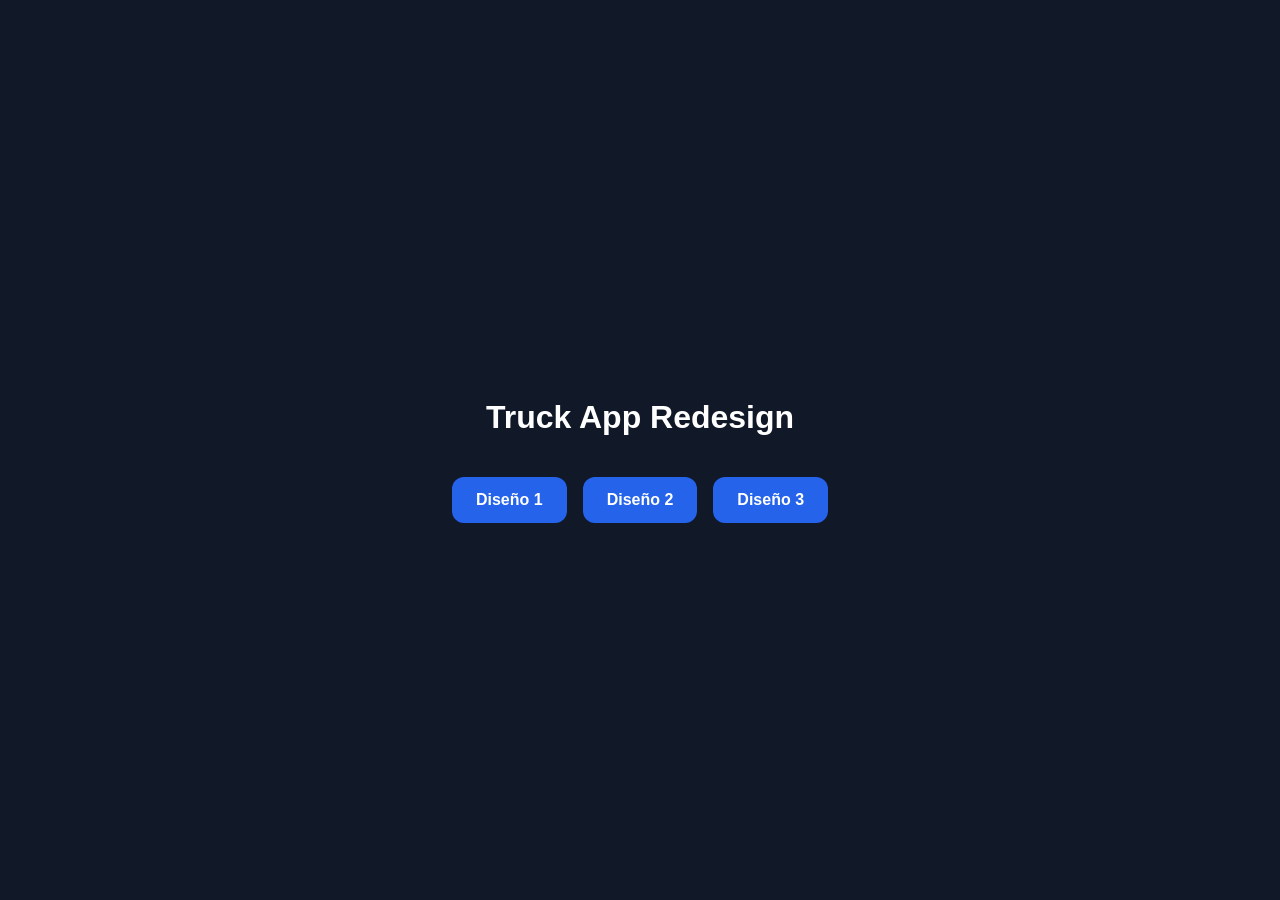
<file: index.html>
<!DOCTYPE html>
<html lang="es">
<head>
  <meta charset="UTF-8">
  <meta name="viewport" content="width=device-width, initial-scale=1.0">
  <title>Truck App Redesign</title>

  <style>
    body {
      font-family: Arial, sans-serif;
      background: #111827;
      color: white;
      display: flex;
      flex-direction: column;
      align-items: center;
      justify-content: center;
      height: 100vh;
      margin: 0;
      gap: 20px;
    }

    h1 {
      font-size: 32px;
    }

    .buttons {
      display: flex;
      gap: 16px;
    }

    a {
      text-decoration: none;
      background: #2563eb;
      color: white;
      padding: 14px 24px;
      border-radius: 12px;
      transition: 0.2s;
      font-weight: bold;
    }

    a:hover {
      background: #1d4ed8;
      transform: translateY(-2px);
    }
  </style>
</head>
<body>

  <h1>Truck App Redesign</h1>

  <div class="buttons">

    <a href="mockup-rutas-v2.html">
      Diseño 1
    </a>

    <a href="files/index.html">
      Diseño 2
    </a>

    <a href="design-3/index.html">
      Diseño 3
    </a>

  </div>

</body>
</html>
</file>
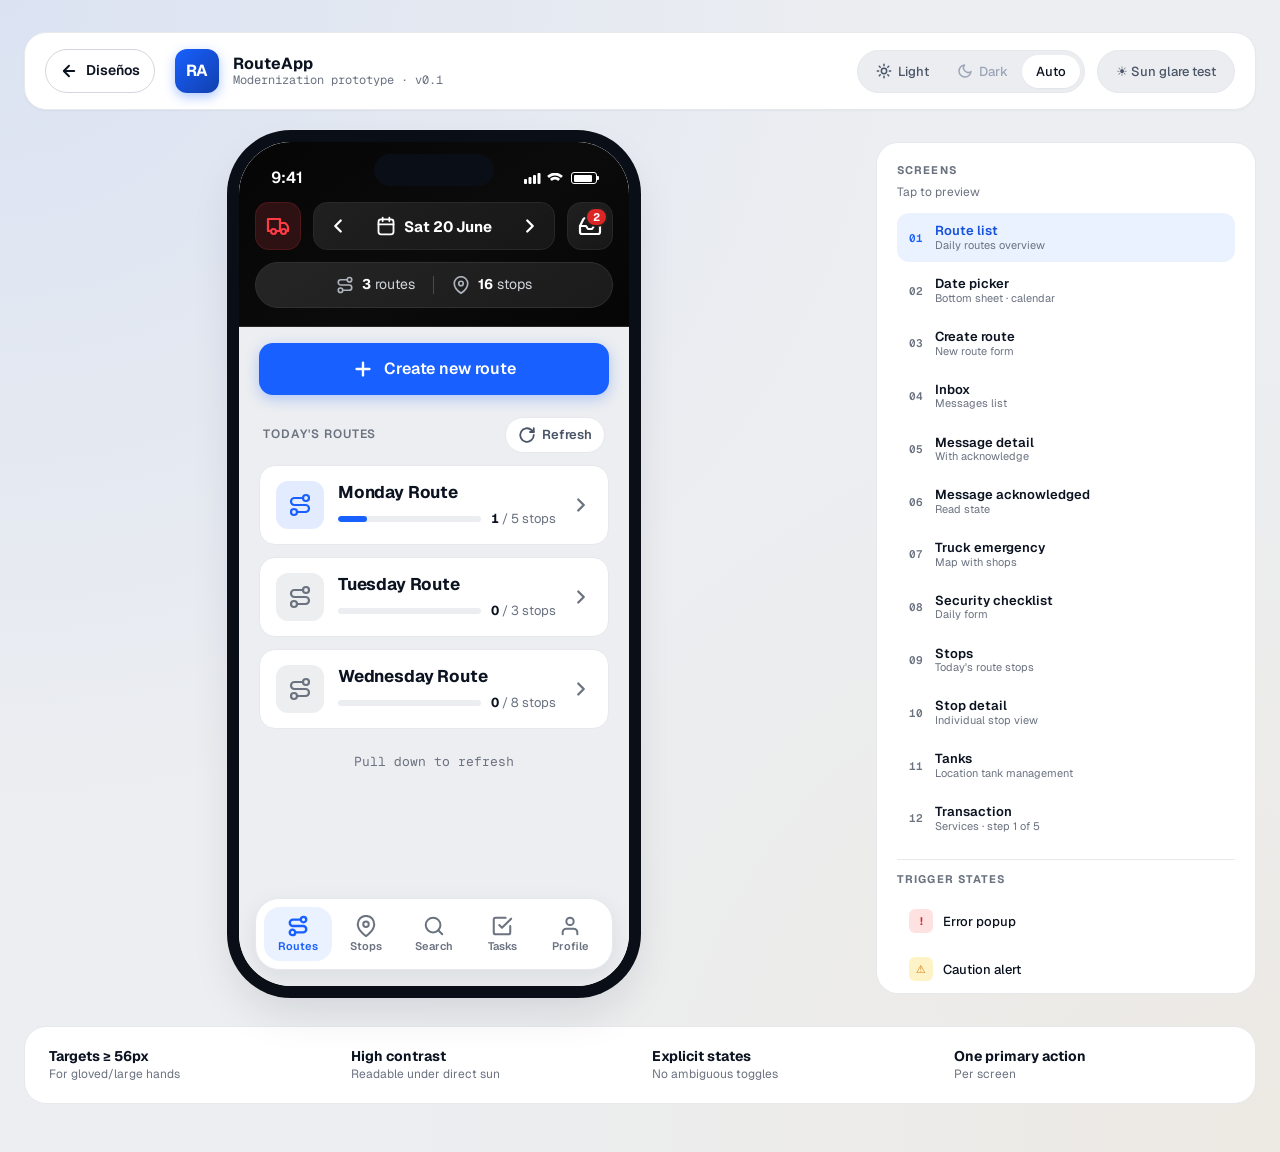
<file: design-3/index.html>
<!DOCTYPE html>
<html lang="en">
<head>
<meta charset="UTF-8" />
<meta name="viewport" content="width=device-width, initial-scale=1.0" />
<title>RouteApp — Modernization Prototype</title>
<link rel="preconnect" href="https://fonts.googleapis.com">
<link rel="preconnect" href="https://fonts.gstatic.com" crossorigin>
<link href="https://fonts.googleapis.com/css2?family=Geist:wght@400;500;600;700&family=Geist+Mono:wght@500&display=swap" rel="stylesheet">
<link rel="stylesheet" href="styles.css?v=2">
</head>
<body>

<!-- ====================== APP SHELL ====================== -->
<div class="stage">

  <!-- Theme & device controls (outside the phone) -->
  <header class="control-bar">
    <div class="control-bar-start">
      <a class="back-to-designs" href="../index.html" aria-label="Volver a la selección de diseños">
        <svg width="18" height="18" viewBox="0 0 24 24" fill="none" stroke="currentColor" stroke-width="2.5" stroke-linecap="round" stroke-linejoin="round" aria-hidden="true"><path d="M19 12H5M12 19l-7-7 7-7"/></svg>
        Diseños
      </a>
      <div class="brand">
        <div class="brand-mark">RA</div>
        <div class="brand-meta">
          <strong>RouteApp</strong>
          <span>Modernization prototype · v0.1</span>
        </div>
      </div>
    </div>
    <div class="controls">
      <div class="control-group" role="group" aria-label="Theme">
        <button class="ctrl-btn" data-theme="light" aria-label="Light mode">
          <svg width="16" height="16" viewBox="0 0 24 24" fill="none" stroke="currentColor" stroke-width="2.2" stroke-linecap="round" stroke-linejoin="round"><circle cx="12" cy="12" r="4"/><path d="M12 2v2M12 20v2M4.93 4.93l1.41 1.41M17.66 17.66l1.41 1.41M2 12h2M20 12h2M4.93 19.07l1.41-1.41M17.66 6.34l1.41-1.41"/></svg>
          Light
        </button>
        <button class="ctrl-btn" data-theme="dark" aria-label="Dark mode">
          <svg width="16" height="16" viewBox="0 0 24 24" fill="none" stroke="currentColor" stroke-width="2.2" stroke-linecap="round" stroke-linejoin="round"><path d="M21 12.79A9 9 0 1 1 11.21 3 7 7 0 0 0 21 12.79z"/></svg>
          Dark
        </button>
        <button class="ctrl-btn active" data-theme="auto" aria-label="Auto">
          Auto
        </button>
      </div>
      <div class="control-group" role="group" aria-label="Demo">
        <button class="ctrl-btn" id="glove-mode" aria-pressed="false" title="Simulates outdoor sun glare for legibility check">
          ☀ Sun glare test
        </button>
      </div>
    </div>
  </header>

  <main class="device-wrap">

    <!-- =================== PHONE FRAME =================== -->
    <div class="phone" id="phone">
      <div class="phone-notch"></div>

      <!-- Status bar -->
      <div class="status-bar">
        <span class="time">9:41</span>
        <div class="status-icons">
          <svg width="17" height="11" viewBox="0 0 17 11" fill="currentColor"><rect x="0" y="6" width="3" height="5" rx="1"/><rect x="4.5" y="4" width="3" height="7" rx="1"/><rect x="9" y="2" width="3" height="9" rx="1"/><rect x="13.5" y="0" width="3" height="11" rx="1"/></svg>
          <svg width="16" height="11" viewBox="0 0 16 11" fill="currentColor"><path d="M8 2.5c2 0 3.9.7 5.4 2 .3.3.8.3 1.1 0l.9-.9c.3-.3.3-.8 0-1.1-2-1.7-4.6-2.7-7.4-2.7S2.6.8.6 2.5c-.3.3-.3.8 0 1.1l.9.9c.3.3.8.3 1.1 0C4.1 3.2 6 2.5 8 2.5zM8 6.5c1 0 1.9.4 2.6 1 .3.3.8.3 1.1 0l.9-.9c.3-.3.3-.8 0-1.1-1.2-1.1-2.9-1.8-4.6-1.8s-3.4.7-4.6 1.8c-.3.3-.3.8 0 1.1l.9.9c.3.3.8.3 1.1 0 .7-.6 1.6-1 2.6-1z"/></svg>
          <span class="battery"><span class="battery-fill"></span></span>
        </div>
      </div>

      <!-- ============== SCREENS ============== -->
      <div class="screens">

        <!-- ===== SCREEN: ROUTE LIST ===== -->
        <section class="screen active" data-screen="routes">
          <div class="app-header">
            <div class="header-row">
              <button class="header-icon alert" aria-label="Truck emergency" data-go="emergency">
                <svg width="24" height="24" viewBox="0 0 24 24" fill="none" stroke="currentColor" stroke-width="2.2" stroke-linecap="round" stroke-linejoin="round"><path d="M10 17h4V5H2v12h3"/><path d="M20 17h2v-3.34a4 4 0 0 0-1.17-2.83L19 9h-5"/><path d="M14 17h1"/><circle cx="7.5" cy="17.5" r="2.5"/><circle cx="17.5" cy="17.5" r="2.5"/></svg>
              </button>
              <div class="date-nav">
                <button class="day-arrow" aria-label="Previous day">
                  <svg width="22" height="22" viewBox="0 0 24 24" fill="none" stroke="currentColor" stroke-width="2.5" stroke-linecap="round" stroke-linejoin="round"><path d="M15 18l-6-6 6-6"/></svg>
                </button>
                <button class="date-pill" data-sheet="datepicker" aria-label="Select date">
                  <svg width="20" height="20" viewBox="0 0 24 24" fill="none" stroke="currentColor" stroke-width="2.2" stroke-linecap="round" stroke-linejoin="round"><rect x="3" y="4" width="18" height="18" rx="3"/><path d="M3 10h18M8 2v4M16 2v4"/></svg>
                  <span><strong>Sat 20 June</strong></span>
                </button>
                <button class="day-arrow" aria-label="Next day">
                  <svg width="22" height="22" viewBox="0 0 24 24" fill="none" stroke="currentColor" stroke-width="2.5" stroke-linecap="round" stroke-linejoin="round"><path d="M9 18l6-6-6-6"/></svg>
                </button>
              </div>
              <button class="header-icon" aria-label="Inbox" data-go="inbox">
                <svg width="24" height="24" viewBox="0 0 24 24" fill="none" stroke="currentColor" stroke-width="2.2" stroke-linecap="round" stroke-linejoin="round"><path d="M22 12h-6l-2 3h-4l-2-3H2"/><path d="M5.45 5.11 2 12v6a2 2 0 0 0 2 2h16a2 2 0 0 0 2-2v-6l-3.45-6.89A2 2 0 0 0 16.76 4H7.24a2 2 0 0 0-1.79 1.11z"/></svg>
                <span class="badge-count">2</span>
              </button>
            </div>

            <div class="route-summary">
              <div class="summary-item">
                <svg width="18" height="18" viewBox="0 0 24 24" fill="none" stroke="currentColor" stroke-width="2.2" stroke-linecap="round" stroke-linejoin="round"><circle cx="6" cy="19" r="3"/><path d="M9 19h8.5a3.5 3.5 0 0 0 0-7h-11a3.5 3.5 0 0 1 0-7H15"/><circle cx="18" cy="5" r="3"/></svg>
                <span><strong id="summary-routes">3</strong> routes</span>
              </div>
              <span class="summary-divider"></span>
              <div class="summary-item">
                <svg width="18" height="18" viewBox="0 0 24 24" fill="none" stroke="currentColor" stroke-width="2.2" stroke-linecap="round" stroke-linejoin="round"><path d="M21 10c0 7-9 13-9 13s-9-6-9-13a9 9 0 0 1 18 0z"/><circle cx="12" cy="10" r="3"/></svg>
                <span><strong id="summary-stops">9</strong> stops</span>
              </div>
            </div>
          </div>

          <div class="screen-body">
            <button class="primary-action" data-go="create">
              <svg width="22" height="22" viewBox="0 0 24 24" fill="none" stroke="currentColor" stroke-width="2.6" stroke-linecap="round"><path d="M12 5v14M5 12h14"/></svg>
              <span>Create new route</span>
            </button>

            <div class="section-label">
              <span>Today's routes</span>
              <button class="refresh-btn" id="refresh-btn" aria-label="Refresh">
                <svg width="18" height="18" viewBox="0 0 24 24" fill="none" stroke="currentColor" stroke-width="2.4" stroke-linecap="round" stroke-linejoin="round"><path d="M21 12a9 9 0 1 1-3-6.7L21 8"/><path d="M21 3v5h-5"/></svg>
                Refresh
              </button>
            </div>

            <ul class="route-list" id="route-list"></ul>

            <p class="hint-text">Pull down to refresh</p>
          </div>

          <!-- Bottom tabs (shared) -->
          <nav class="tab-bar"></nav>
        </section>


        <!-- ===== SCREEN: CREATE ROUTE ===== -->
        <section class="screen" data-screen="create">
          <div class="app-header">
            <div class="header-row">
              <button class="header-icon ghost" aria-label="Back" data-go="routes">
                <svg width="24" height="24" viewBox="0 0 24 24" fill="none" stroke="currentColor" stroke-width="2.5" stroke-linecap="round" stroke-linejoin="round"><path d="M19 12H5M12 19l-7-7 7-7"/></svg>
              </button>
              <h2 class="header-title">New route</h2>
              <button class="text-action" id="save-btn">Save</button>
            </div>
          </div>

          <div class="screen-body">
            <div class="form-stack">
              <label class="field">
                <span class="field-label">Route name</span>
                <div class="field-input">
                  <svg width="22" height="22" viewBox="0 0 24 24" fill="none" stroke="currentColor" stroke-width="2.2" stroke-linecap="round" stroke-linejoin="round"><path d="M12 20h9"/><path d="M16.5 3.5a2.121 2.121 0 0 1 3 3L7 19l-4 1 1-4z"/></svg>
                  <input type="text" placeholder="e.g. North Pickup Loop" id="route-name-input" />
                </div>
                <span class="field-hint">Short name to identify this route</span>
              </label>

              <label class="field">
                <span class="field-label">Route date</span>
                <button type="button" class="field-input as-button" data-sheet="datepicker">
                  <svg width="22" height="22" viewBox="0 0 24 24" fill="none" stroke="currentColor" stroke-width="2.2" stroke-linecap="round" stroke-linejoin="round"><rect x="3" y="4" width="18" height="18" rx="3"/><path d="M3 10h18M8 2v4M16 2v4"/></svg>
                  <span><strong>Thursday</strong>, 30 April 2026</span>
                  <svg width="20" height="20" viewBox="0 0 24 24" fill="none" stroke="currentColor" stroke-width="2.5" stroke-linecap="round" stroke-linejoin="round" style="margin-left:auto"><path d="M9 18l6-6-6-6"/></svg>
                </button>
              </label>
            </div>

            <button class="big-cta" id="big-save-btn">
              <svg width="22" height="22" viewBox="0 0 24 24" fill="none" stroke="currentColor" stroke-width="2.6" stroke-linecap="round" stroke-linejoin="round"><path d="M5 12l5 5L20 7"/></svg>
              Save route
            </button>
          </div>

          <nav class="tab-bar"></nav>
        </section>


        <!-- ===== SCREEN: INBOX ===== -->
        <section class="screen" data-screen="inbox">
          <div class="app-header">
            <div class="header-row">
              <button class="header-icon ghost" aria-label="Back" data-go="routes">
                <svg width="24" height="24" viewBox="0 0 24 24" fill="none" stroke="currentColor" stroke-width="2.5" stroke-linecap="round" stroke-linejoin="round"><path d="M19 12H5M12 19l-7-7 7-7"/></svg>
              </button>
              <h2 class="header-title">Inbox</h2>
              <div style="width:48px"></div>
            </div>
          </div>

          <div class="screen-body">
            <ul class="msg-list">
              <li class="msg-card unread ack-required" data-go="message">
                <div class="msg-avatar">AP</div>
                <div class="msg-body">
                  <div class="msg-top">
                    <h3>Ana Perez</h3>
                    <span class="msg-time">10:17 AM</span>
                  </div>
                  <p class="msg-subject">Important Message</p>
                  <div class="msg-flags">
                    <span class="flag-pill blue">Unread</span>
                    <span class="flag-pill red">Acknowledge</span>
                    <span class="flag-attach"><svg width="14" height="14" viewBox="0 0 24 24" fill="none" stroke="currentColor" stroke-width="2.4" stroke-linecap="round" stroke-linejoin="round"><path d="M21.44 11.05l-9.19 9.19a6 6 0 0 1-8.49-8.49l9.19-9.19a4 4 0 0 1 5.66 5.66l-9.2 9.19a2 2 0 0 1-2.83-2.83l8.49-8.48"/></svg> 1</span>
                  </div>
                </div>
              </li>

              <li class="msg-card" data-go="message-ack">
                <div class="msg-avatar">JR</div>
                <div class="msg-body">
                  <div class="msg-top">
                    <h3>Jose Ramirez</h3>
                    <span class="msg-time">Yesterday</span>
                  </div>
                  <p class="msg-subject">Route adjustment for Tuesday</p>
                  <div class="msg-flags">
                    <span class="flag-pill green"><svg width="12" height="12" viewBox="0 0 24 24" fill="none" stroke="currentColor" stroke-width="3" stroke-linecap="round" stroke-linejoin="round"><path d="M5 12l5 5L20 7"/></svg> Acknowledged</span>
                  </div>
                </div>
              </li>
            </ul>
          </div>

          <nav class="tab-bar"></nav>
        </section>


        <!-- ===== SCREEN: MESSAGE DETAIL ===== -->
        <section class="screen" data-screen="message">
          <div class="app-header">
            <div class="header-row">
              <button class="header-icon ghost" aria-label="Back" data-go="inbox">
                <svg width="24" height="24" viewBox="0 0 24 24" fill="none" stroke="currentColor" stroke-width="2.5" stroke-linecap="round" stroke-linejoin="round"><path d="M19 12H5M12 19l-7-7 7-7"/></svg>
              </button>
              <h2 class="header-title">Message</h2>
              <div style="width:48px"></div>
            </div>
          </div>

          <div class="screen-body">
            <div class="msg-header-card">
              <div class="msg-avatar lg">AP</div>
              <div>
                <h3 class="msg-sender">Ana Perez</h3>
                <p class="msg-date">Apr 30, 2026 · 10:17 AM</p>
              </div>
            </div>

            <h2 class="msg-detail-title">Important Message</h2>

            <div class="msg-detail-body">
              <p>Lorem ipsum is simply dummy text of the printing and typesetting industry. Lorem Ipsum has been the industry's standard dummy text ever since the 1500s, when an unknown printer took a galley of type and scrambled it to make a type specimen book.</p>
              <p>It has survived not only five centuries, but also the leap into electronic typesetting, remaining essentially unchanged.</p>
            </div>

            <div class="attach-block">
              <div class="attach-label">
                <svg width="18" height="18" viewBox="0 0 24 24" fill="none" stroke="currentColor" stroke-width="2.4" stroke-linecap="round" stroke-linejoin="round"><rect x="3" y="3" width="18" height="18" rx="2"/><circle cx="8.5" cy="8.5" r="1.5"/><polyline points="21 15 16 10 5 21"/></svg>
                Attachment
              </div>
              <figure class="attach-image">
                <button class="attach-image-btn" aria-label="Open image">
                  <svg class="attach-image-svg" viewBox="0 0 600 380" xmlns="http://www.w3.org/2000/svg" preserveAspectRatio="xMidYMid slice" role="img" aria-label="Loading bay route map">
                    <defs>
                      <linearGradient id="sky" x1="0" y1="0" x2="0" y2="1">
                        <stop offset="0" stop-color="#fde68a"/>
                        <stop offset="1" stop-color="#fb923c"/>
                      </linearGradient>
                      <linearGradient id="ground" x1="0" y1="0" x2="0" y2="1">
                        <stop offset="0" stop-color="#1f2937"/>
                        <stop offset="1" stop-color="#0b1220"/>
                      </linearGradient>
                    </defs>
                    <rect width="600" height="220" fill="url(#sky)"/>
                    <rect y="220" width="600" height="160" fill="url(#ground)"/>
                    <circle cx="470" cy="120" r="42" fill="#fef3c7" opacity="0.9"/>
                    <path d="M0 240 L600 240" stroke="#374151" stroke-width="3"/>
                    <path d="M40 290 L80 290 M120 290 L180 290 M220 290 L300 290 M340 290 L420 290 M460 290 L540 290" stroke="#fbbf24" stroke-width="4" stroke-linecap="round"/>
                    <rect x="120" y="180" width="180" height="60" rx="4" fill="#475569"/>
                    <rect x="130" y="190" width="60" height="40" rx="2" fill="#1e293b"/>
                    <rect x="200" y="190" width="40" height="40" rx="2" fill="#1e293b"/>
                    <rect x="250" y="190" width="40" height="40" rx="2" fill="#1e293b"/>
                    <circle cx="155" cy="252" r="14" fill="#0b1220" stroke="#475569" stroke-width="3"/>
                    <circle cx="265" cy="252" r="14" fill="#0b1220" stroke="#475569" stroke-width="3"/>
                    <rect x="380" y="200" width="120" height="40" rx="2" fill="#dc2626"/>
                    <text x="440" y="227" text-anchor="middle" font-family="system-ui" font-size="18" font-weight="700" fill="white">STOP</text>
                  </svg>
                  <span class="attach-image-overlay">
                    <svg width="20" height="20" viewBox="0 0 24 24" fill="none" stroke="currentColor" stroke-width="2.4" stroke-linecap="round" stroke-linejoin="round"><path d="M15 3h6v6M9 21H3v-6M21 3l-7 7M3 21l7-7"/></svg>
                  </span>
                </button>
                <figcaption class="attach-image-meta">
                  <div>
                    <strong>loading-bay-stop.png</strong>
                    <span>PNG · 1.2 MB · 10:15 AM</span>
                  </div>
                  <button class="attach-download" aria-label="Download">
                    <svg width="18" height="18" viewBox="0 0 24 24" fill="none" stroke="currentColor" stroke-width="2.4" stroke-linecap="round" stroke-linejoin="round"><path d="M21 15v4a2 2 0 0 1-2 2H5a2 2 0 0 1-2-2v-4"/><polyline points="7 10 12 15 17 10"/><line x1="12" y1="15" x2="12" y2="3"/></svg>
                  </button>
                </figcaption>
              </figure>
            </div>

            <div class="ack-block" id="ack-block">
              <div class="ack-info">
                <svg width="22" height="22" viewBox="0 0 24 24" fill="none" stroke="currentColor" stroke-width="2.4" stroke-linecap="round" stroke-linejoin="round"><circle cx="12" cy="12" r="10"/><path d="M12 8v4M12 16h.01"/></svg>
                <div>
                  <strong>Acknowledgement required</strong>
                  <span>Tap below to confirm you've read this</span>
                </div>
              </div>
              <button class="ack-button" id="ack-toggle" aria-pressed="false">
                <span class="ack-state-off">Tap to acknowledge</span>
                <span class="ack-state-on">
                  <svg width="22" height="22" viewBox="0 0 24 24" fill="none" stroke="currentColor" stroke-width="3" stroke-linecap="round" stroke-linejoin="round"><path d="M5 12l5 5L20 7"/></svg>
                  Acknowledged
                </span>
              </button>
            </div>
          </div>

          <nav class="tab-bar"></nav>
        </section>


        <!-- ===== SCREEN: MESSAGE ACK (read-only acknowledged) ===== -->
        <section class="screen" data-screen="message-ack">
          <div class="app-header">
            <div class="header-row">
              <button class="header-icon ghost" aria-label="Back" data-go="inbox">
                <svg width="24" height="24" viewBox="0 0 24 24" fill="none" stroke="currentColor" stroke-width="2.5" stroke-linecap="round" stroke-linejoin="round"><path d="M19 12H5M12 19l-7-7 7-7"/></svg>
              </button>
              <h2 class="header-title">Message</h2>
              <div style="width:48px"></div>
            </div>
          </div>

          <div class="screen-body">
            <div class="msg-header-card">
              <div class="msg-avatar lg">JR</div>
              <div>
                <h3 class="msg-sender">Jose Ramirez</h3>
                <p class="msg-date">Apr 29, 2026 · 4:18 PM</p>
              </div>
            </div>

            <h2 class="msg-detail-title">Route adjustment for Tuesday</h2>

            <div class="msg-detail-body">
              <p>Please note the route order change for Tuesday morning. Stop #4 has been moved before #3 due to access restrictions at the loading bay.</p>
            </div>

            <div class="ack-confirmed">
              <svg width="26" height="26" viewBox="0 0 24 24" fill="none" stroke="currentColor" stroke-width="2.6" stroke-linecap="round" stroke-linejoin="round"><path d="M5 12l5 5L20 7"/></svg>
              <div>
                <strong>Acknowledged</strong>
                <span>Apr 29, 2026 at 4:22 PM</span>
              </div>
            </div>
          </div>

          <nav class="tab-bar"></nav>
        </section>


        <!-- ===== SCREEN: TRUCK EMERGENCY (MAP) ===== -->
        <section class="screen no-tabs" data-screen="emergency">
          <div class="app-header emergency-header">
            <div class="header-row">
              <button class="header-icon ghost" aria-label="Back" data-go="routes">
                <svg width="24" height="24" viewBox="0 0 24 24" fill="none" stroke="currentColor" stroke-width="2.5" stroke-linecap="round" stroke-linejoin="round"><path d="M19 12H5M12 19l-7-7 7-7"/></svg>
              </button>
              <h2 class="header-title">Truck emergency</h2>
              <button class="header-icon alert round" aria-label="Send alert" id="alert-btn">
                <svg width="22" height="22" viewBox="0 0 24 24" fill="none" stroke="currentColor" stroke-width="2.4" stroke-linecap="round" stroke-linejoin="round"><path d="M18 8A6 6 0 0 0 6 8c0 7-3 9-3 9h18s-3-2-3-9"/><path d="M13.73 21a2 2 0 0 1-3.46 0"/></svg>
              </button>
            </div>
            <div class="map-legend in-header">
              <div class="legend-pill">
                <span class="dot shop"></span>
                <span>Shop</span>
              </div>
              <div class="legend-pill">
                <span class="dot trailer"></span>
                <span>Trailer</span>
              </div>
              <div class="legend-pill">
                <span class="dot both"></span>
                <span>Shop + trailer</span>
              </div>
            </div>
          </div>

          <div class="map-container">
            <!-- Stylized SVG map -->
            <svg class="map-svg" viewBox="0 0 380 700" preserveAspectRatio="xMidYMid slice" xmlns="http://www.w3.org/2000/svg">
              <defs>
                <pattern id="grid" width="40" height="40" patternUnits="userSpaceOnUse">
                  <path d="M 40 0 L 0 0 0 40" fill="none" stroke="var(--map-grid)" stroke-width="0.5"/>
                </pattern>
                <linearGradient id="water" x1="0%" y1="0%" x2="100%" y2="100%">
                  <stop offset="0%" stop-color="var(--map-water-1)"/>
                  <stop offset="100%" stop-color="var(--map-water-2)"/>
                </linearGradient>
              </defs>
              <rect width="380" height="700" fill="var(--map-land)"/>
              <rect width="380" height="700" fill="url(#grid)"/>
              <!-- Water mass -->
              <path d="M 280 0 Q 320 100 290 200 Q 250 280 310 380 Q 370 460 340 560 L 380 580 L 380 0 Z" fill="url(#water)" opacity="0.6"/>
              <!-- Roads -->
              <path d="M 0 350 Q 100 340 200 380 T 380 360" stroke="var(--map-road)" stroke-width="3" fill="none" opacity="0.5"/>
              <path d="M 50 0 Q 80 200 120 400 T 180 700" stroke="var(--map-road)" stroke-width="2.5" fill="none" opacity="0.4"/>
              <path d="M 0 500 Q 150 480 280 540" stroke="var(--map-road)" stroke-width="2" fill="none" opacity="0.4"/>
            </svg>

            <!-- Map pins -->
            <button class="map-pin shop" style="top: 28%; left: 22%" data-pin="ameriflex">
              <span class="pin-num">28</span>
            </button>
            <button class="map-pin trailer" style="top: 35%; left: 55%">
              <span class="pin-num">61</span>
            </button>
            <button class="map-pin both" style="top: 48%; left: 38%">
              <span class="pin-num">72</span>
            </button>
            <button class="map-pin shop" style="top: 55%; left: 60%">
              <span class="pin-num">109</span>
            </button>
            <button class="map-pin shop" style="top: 62%; left: 28%">
              <span class="pin-num">44</span>
            </button>
            <button class="map-pin both" style="top: 70%; left: 50%">
              <span class="pin-num">36</span>
            </button>
            <button class="map-pin trailer" style="top: 42%; left: 18%">
              <span class="pin-num">16</span>
            </button>

            <!-- Location detail — bottom sheet -->
            <div class="sheet-overlay" id="sheet-location" aria-hidden="true">
              <div class="sheet loc-sheet" role="dialog" aria-label="Location detail">
                <div class="sheet-handle"></div>

                <div class="loc-header">
                  <h3>East Service Bay</h3>
                  <div class="type-chip shop">
                    <svg width="13" height="13" viewBox="0 0 24 24" fill="none" stroke="currentColor" stroke-width="2.4" stroke-linecap="round" stroke-linejoin="round"><path d="M14.7 6.3a1 1 0 0 0 0 1.4l1.6 1.6a1 1 0 0 0 1.4 0l3.77-3.77a6 6 0 0 1-7.94 7.94l-6.91 6.91a2.12 2.12 0 0 1-3-3l6.91-6.91a6 6 0 0 1 7.94-7.94l-3.76 3.76z"/></svg>
                    Shop
                  </div>
                </div>

                <div class="loc-address-row">
                  <span class="loc-address">
                    <svg width="18" height="18" viewBox="0 0 24 24" fill="none" stroke="currentColor" stroke-width="2.2" stroke-linecap="round" stroke-linejoin="round"><path d="M21 10c0 7-9 13-9 13s-9-6-9-13a9 9 0 0 1 18 0z"/><circle cx="12" cy="10" r="3"/></svg>
                    3000 E 7th St, Austin, TX 78702
                  </span>
                  <span class="loc-distance">2.0 mi</span>
                </div>

                <div class="loc-divider"></div>

                <div class="loc-info-row">
                  <svg width="18" height="18" viewBox="0 0 24 24" fill="none" stroke="currentColor" stroke-width="2.2" stroke-linecap="round" stroke-linejoin="round"><path d="M14.7 6.3a1 1 0 0 0 0 1.4l1.6 1.6a1 1 0 0 0 1.4 0l3.77-3.77a6 6 0 0 1-7.94 7.94l-6.91 6.91a2.12 2.12 0 0 1-3-3l6.91-6.91a6 6 0 0 1 7.94-7.94l-3.76 3.76z"/></svg>
                  <span>Diagnostics · brake &amp; tire service</span>
                </div>
                <div class="loc-info-row">
                  <svg width="18" height="18" viewBox="0 0 24 24" fill="none" stroke="currentColor" stroke-width="2.2" stroke-linecap="round" stroke-linejoin="round"><path d="M20 21v-2a4 4 0 0 0-4-4H8a4 4 0 0 0-4 4v2"/><circle cx="12" cy="7" r="4"/></svg>
                  <span>Marcus Lee · +1 512-555-0110</span>
                </div>

                <div class="loc-divider"></div>

              <div class="loc-actions">
                <button class="loc-action call" id="call-btn">
                  <svg width="22" height="22" viewBox="0 0 24 24" fill="none" stroke="currentColor" stroke-width="2.4" stroke-linecap="round" stroke-linejoin="round"><path d="M22 16.92v3a2 2 0 0 1-2.18 2 19.79 19.79 0 0 1-8.63-3.07 19.5 19.5 0 0 1-6-6 19.79 19.79 0 0 1-3.07-8.67A2 2 0 0 1 4.11 2h3a2 2 0 0 1 2 1.72 12.84 12.84 0 0 0 .7 2.81 2 2 0 0 1-.45 2.11L8.09 9.91a16 16 0 0 0 6 6l1.27-1.27a2 2 0 0 1 2.11-.45 12.84 12.84 0 0 0 2.81.7A2 2 0 0 1 22 16.92z"/></svg>
                  Call
                </button>
                <button class="loc-action navigate" id="nav-btn">
                  <svg width="22" height="22" viewBox="0 0 24 24" fill="none" stroke="currentColor" stroke-width="2.4" stroke-linecap="round" stroke-linejoin="round"><polygon points="3 11 22 2 13 21 11 13 3 11"/></svg>
                  Navigate
                </button>
              </div>
              </div>
            </div>
          </div>
        </section>


        <!-- ===== SCREEN: STOPS ===== -->
        <section class="screen" data-screen="stops">
          <div class="app-header">
            <div class="header-row">
              <div class="route-pill">
                <svg width="18" height="18" viewBox="0 0 24 24" fill="none" stroke="currentColor" stroke-width="2.2" stroke-linecap="round" stroke-linejoin="round"><circle cx="6" cy="19" r="3"/><path d="M9 19h8.5a3.5 3.5 0 0 0 0-7h-11a3.5 3.5 0 0 1 0-7H15"/><circle cx="18" cy="5" r="3"/></svg>
                <span id="stops-route-name"><strong>Monday</strong> Route</span>
              </div>
              <button class="header-icon" aria-label="Filter">
                <svg width="22" height="22" viewBox="0 0 24 24" fill="none" stroke="currentColor" stroke-width="2.2" stroke-linecap="round" stroke-linejoin="round"><polygon points="22 3 2 3 10 12.46 10 19 14 21 14 12.46 22 3"/></svg>
              </button>
            </div>
            <div class="stops-header-progress">
              <div class="progress-bar"><div class="progress-fill stops-pf" style="width: 7.7%"></div></div>
              <span class="progress-label"><strong id="stops-done-count">1</strong> / <span id="stops-total-count">13</span> completed</span>
            </div>
          </div>
          <div class="screen-body">
            <ul class="stop-list" id="stop-list"></ul>
          </div>
          <nav class="tab-bar"></nav>
        </section>


        <!-- ===== SCREEN: STOP DETAIL ===== -->
        <section class="screen" data-screen="stop-detail">
          <div class="app-header">
            <div class="header-row">
              <button class="header-icon ghost" aria-label="Back" data-go="stops">
                <svg width="24" height="24" viewBox="0 0 24 24" fill="none" stroke="currentColor" stroke-width="2.5" stroke-linecap="round" stroke-linejoin="round"><path d="M19 12H5M12 19l-7-7 7-7"/></svg>
              </button>
              <h2 class="header-title" id="detail-title">Stop #1</h2>
              <div class="header-right" id="detail-header-right"></div>
            </div>
          </div>
          <div id="stop-detail-head"></div>
          <div class="screen-body">
            <div id="stop-detail-content"></div>
          </div>
          <nav class="tab-bar"></nav>
        </section>

        <!-- ===== SCREEN: TRANSACTION · SERVICES ===== -->
        <section class="screen no-tabs transaction-screen" data-screen="transaction-services">
          <header class="txn-header">
            <div class="txn-header-row">
              <button class="txn-exit-btn" id="txn-exit-btn" aria-label="Save and exit transaction">
                <svg width="20" height="20" viewBox="0 0 24 24" fill="none" stroke="currentColor" stroke-width="2.4" stroke-linecap="round" stroke-linejoin="round"><path d="M19 12H5M12 19l-7-7 7-7"/></svg>
                Exit
              </button>
              <div class="txn-header-title">
                <span>Transaction</span>
                <strong id="txn-stop-number">Stop #1</strong>
              </div>
              <span class="txn-header-spacer" aria-hidden="true"></span>
            </div>

            <nav class="txn-progress-icons" id="txn-progress-icons" aria-label="Transaction progress, step 1 of 5, Services">

              <div class="txn-icon-steps">

                <button type="button" class="active" data-step-target="transaction-services" aria-current="step" disabled>

                  <i><svg viewBox="0 0 24 24" fill="none" stroke="currentColor" stroke-width="2.2" stroke-linecap="round" stroke-linejoin="round"><path d="M9 5h10v16H5V5h2"/><path d="M9 3h6v4H9zM8 13l2 2 5-5"/></svg></i>

                  <small>Services</small>

                </button>

                <button type="button" data-step-target="transaction-payment" disabled>

                  <i><svg viewBox="0 0 24 24" fill="none" stroke="currentColor" stroke-width="2.2" stroke-linecap="round" stroke-linejoin="round"><rect x="3" y="5" width="18" height="14" rx="2"/><path d="M3 9h18M7 15h4"/></svg></i>

                  <small>Spot Pay</small>

                </button>

                <button type="button" data-step-target="transaction-driver" disabled>

                  <i><svg viewBox="0 0 24 24" fill="none" stroke="currentColor" stroke-width="2.2" stroke-linecap="round" stroke-linejoin="round"><path d="M14.5 4.5l5 5L8 21H3v-5zM12 7l5 5"/></svg></i>

                  <small>Driver</small>

                </button>

                <button type="button" data-step-target="transaction-customer" disabled>

                  <i><svg viewBox="0 0 24 24" fill="none" stroke="currentColor" stroke-width="2.2" stroke-linecap="round" stroke-linejoin="round"><path d="M15 4l5 5L8 21H3v-5zM13 6l5 5"/></svg></i>

                  <small>Customer</small>

                </button>

                <button type="button" data-step-target="transaction-review" disabled>

                  <i><svg viewBox="0 0 24 24" fill="none" stroke="currentColor" stroke-width="2.2" stroke-linecap="round" stroke-linejoin="round"><circle cx="12" cy="12" r="9"/><path d="M8 12l3 3 5-6"/></svg></i>

                  <small>Review</small>

                </button>

              </div>

            </nav>
          </header>

          <div class="screen-body txn-body">
            <div class="txn-location-card" id="txn-location-card"></div>

            <section class="txn-section txn-details-section">
              <div class="txn-section-heading"><div><span class="eyebrow">Transaction details</span><h2>Visit information</h2></div></div>
              <label class="txn-toggle-row">
                <span><strong>Physically at location?</strong><small>Confirm the truck is at this stop</small></span>
                <input type="checkbox" id="txn-at-location" checked>
                <span class="txn-switch" aria-hidden="true"><i></i></span>
              </label>
              <label class="txn-field">
                <span>PO number <small>Optional</small></span>
                <input type="text" id="txn-po-number" placeholder="Enter PO number">
              </label>
            </section>

            <section class="txn-section">
              <div class="txn-section-heading">
                <div>
                  <span class="eyebrow">Scheduled work</span>
                  <div class="txn-section-title-row">
                    <h2>Services</h2>
                    <span class="txn-section-count" id="txn-service-count">(0 services)</span>
                  </div>
                </div>
                <button class="txn-add-service-top" id="txn-add-service-top" aria-label="Add another service">
                  <svg width="22" height="22" viewBox="0 0 24 24" fill="none" stroke="currentColor" stroke-width="2.5" stroke-linecap="round"><path d="M12 5v14M5 12h14"/></svg>
                </button>
              </div>
              <div class="txn-service-list" id="txn-service-list"></div>
              <button class="txn-add-service" id="txn-add-service">
                <svg width="18" height="18" viewBox="0 0 24 24" fill="none" stroke="currentColor" stroke-width="2" stroke-linecap="round" aria-hidden="true"><path d="M12 5v14M5 12h14"/></svg>
                <span>Add another service</span>
              </button>
            </section>
          </div>

          <footer class="txn-action-bar">
            <button class="txn-back" disabled>Back</button>
            <button class="txn-next" id="txn-next-btn">Next <svg width="20" height="20" viewBox="0 0 24 24" fill="none" stroke="currentColor" stroke-width="2.5" stroke-linecap="round" stroke-linejoin="round"><path d="M5 12h14M13 6l6 6-6 6"/></svg></button>
          </footer>
        </section>

        <!-- ===== SCREEN: TRANSACTION · SPOT PAY ===== -->
        <section class="screen no-tabs transaction-screen" data-screen="transaction-payment">
          <header class="txn-header">
            <div class="txn-header-row">
              <button class="txn-exit-btn" id="spot-pay-exit" aria-label="Save and exit transaction">
                <svg width="20" height="20" viewBox="0 0 24 24" fill="none" stroke="currentColor" stroke-width="2.4" stroke-linecap="round" stroke-linejoin="round"><path d="M19 12H5M12 19l-7-7 7-7"/></svg>
                Exit
              </button>
              <div class="txn-header-title">
                <span>Transaction</span>
                <strong id="spot-pay-stop-number">Stop #1</strong>
              </div>
              <span class="txn-header-spacer" aria-hidden="true"></span>
            </div>

            <nav class="txn-progress-icons" id="spot-pay-progress" aria-label="Transaction progress, step 2 of 5, Spot Pay">

              <div class="txn-icon-steps">

                <button type="button" class="completed" data-step-target="transaction-services">

                  <i><svg viewBox="0 0 24 24" fill="none" stroke="currentColor" stroke-width="2.2" stroke-linecap="round" stroke-linejoin="round"><path d="M9 5h10v16H5V5h2"/><path d="M9 3h6v4H9zM8 13l2 2 5-5"/></svg></i>

                  <small>Services</small>

                </button>

                <button type="button" class="active" data-step-target="transaction-payment" aria-current="step" disabled>

                  <i><svg viewBox="0 0 24 24" fill="none" stroke="currentColor" stroke-width="2.2" stroke-linecap="round" stroke-linejoin="round"><rect x="3" y="5" width="18" height="14" rx="2"/><path d="M3 9h18M7 15h4"/></svg></i>

                  <small>Spot Pay</small>

                </button>

                <button type="button" data-step-target="transaction-driver" disabled>

                  <i><svg viewBox="0 0 24 24" fill="none" stroke="currentColor" stroke-width="2.2" stroke-linecap="round" stroke-linejoin="round"><path d="M14.5 4.5l5 5L8 21H3v-5zM12 7l5 5"/></svg></i>

                  <small>Driver</small>

                </button>

                <button type="button" data-step-target="transaction-customer" disabled>

                  <i><svg viewBox="0 0 24 24" fill="none" stroke="currentColor" stroke-width="2.2" stroke-linecap="round" stroke-linejoin="round"><path d="M15 4l5 5L8 21H3v-5zM13 6l5 5"/></svg></i>

                  <small>Customer</small>

                </button>

                <button type="button" data-step-target="transaction-review" disabled>

                  <i><svg viewBox="0 0 24 24" fill="none" stroke="currentColor" stroke-width="2.2" stroke-linecap="round" stroke-linejoin="round"><circle cx="12" cy="12" r="9"/><path d="M8 12l3 3 5-6"/></svg></i>

                  <small>Review</small>

                </button>

              </div>

            </nav>
          </header>

          <div class="screen-body txn-body spot-pay-body">
            <div class="txn-location-card" id="spot-pay-location-card"></div>
            <div class="spot-transaction-id" aria-label="Transaction number">
              <span>
                <small>Transaction number</small>
                <strong id="spot-transaction-number"></strong>
              </span>
              <button id="spot-copy-transaction" type="button">Copy ID</button>
            </div>
            <section class="txn-section">
              <div class="txn-section-heading"><div><span class="eyebrow">Payment</span><h2>Spot Pay</h2></div></div>
              <div class="spot-pay-options">
                <button class="spot-pay-option" id="spot-pay-collect">
                  <span class="spot-pay-option-icon collect" aria-hidden="true">
                    <svg viewBox="0 0 24 24" fill="none" stroke="currentColor" stroke-width="2.2" stroke-linecap="round" stroke-linejoin="round"><path d="M3 6h18v12H3zM7 10h4M7 14h7"/></svg>
                  </span>
                  <span class="spot-pay-option-copy"><strong>Collect</strong><small id="spot-pay-collect-status">Payment required</small></span>
                  <span class="spot-pay-option-amount" id="spot-pay-collect-amount"></span>
                  <svg class="chev" width="18" height="18" viewBox="0 0 24 24" fill="none" stroke="currentColor" stroke-width="2.5" stroke-linecap="round" stroke-linejoin="round"><path d="M9 18l6-6-6-6"/></svg>
                </button>
                <button class="spot-pay-option unavailable" id="spot-pay-pay" disabled>
                  <span class="spot-pay-option-icon" aria-hidden="true">
                    <svg viewBox="0 0 24 24" fill="none" stroke="currentColor" stroke-width="2.2" stroke-linecap="round" stroke-linejoin="round"><path d="M12 2v20M17 6H9.5a3.5 3.5 0 0 0 0 7h5a3.5 3.5 0 0 1 0 7H6"/></svg>
                  </span>
                  <span class="spot-pay-option-copy"><strong>Pay</strong><small>Not available for this transaction</small></span>
                </button>
              </div>
            </section>
          </div>

          <footer class="txn-action-bar">
            <button class="txn-back" id="spot-pay-back">Back</button>
            <button class="txn-next" id="spot-pay-next">Next <svg width="20" height="20" viewBox="0 0 24 24" fill="none" stroke="currentColor" stroke-width="2.5" stroke-linecap="round" stroke-linejoin="round"><path d="M5 12h14M13 6l6 6-6 6"/></svg></button>
          </footer>
        </section>

        <!-- ===== SCREEN: TRANSACTION · COLLECT ===== -->
        <section class="screen no-tabs service-editor-screen spot-pay-editor" data-screen="transaction-collect">
          <header class="service-editor-header">
            <button id="spot-collect-back" aria-label="Back to Payment">Back</button>
            <h1>Collect</h1>
            <button class="service-save" id="spot-collect-done">Done</button>
          </header>
          <div class="screen-body service-editor-body spot-collect-body">
            <section class="spot-breakdown-card" aria-labelledby="spot-breakdown-title">
              <div class="spot-section-label" id="spot-breakdown-title">Breakdown</div>
              <div id="spot-breakdown-lines"></div>
              <div class="spot-payment-totals" id="spot-payment-totals"></div>
            </section>

            <section class="service-price-card spot-payment-info">
              <h2>Payment method</h2>
              <div class="service-price-segments" id="spot-payment-methods" role="radiogroup" aria-label="Payment method">
                <label><input type="radio" name="spot-payment-method" value="check" checked><span>Check</span></label>
                <label><input type="radio" name="spot-payment-method" value="card"><span>Credit card</span></label>
                <label><input type="radio" name="spot-payment-method" value="invoice"><span>Invoice</span></label>
              </div>
              <div id="spot-method-content"></div>
            </section>
          </div>
        </section>

        <!-- ===== SCREEN: TRANSACTION · CARD PAYMENT ===== -->
        <section class="screen no-tabs service-editor-screen spot-card-screen" data-screen="transaction-card-payment">
          <header class="service-editor-header">
            <button id="spot-card-back" aria-label="Back to Collect">Back</button>
            <h1>Card payment</h1>
            <button class="service-save" id="spot-card-save">Save</button>
          </header>
          <div class="screen-body service-editor-body">
            <div class="spot-card-total"><span>Amount to collect</span><strong id="spot-card-total"></strong></div>
            <section class="service-price-card spot-card-form">
              <div class="spot-card-brand"><span class="spot-card-brand-icon" aria-hidden="true"><svg viewBox="0 0 24 24" fill="none" stroke="currentColor" stroke-width="2.2"><rect x="2" y="5" width="20" height="14" rx="2"/><path d="M2 10h20"/></svg></span><span><strong>Credit card</strong><small>Visa, Mastercard, American Express</small></span></div>
              <label class="service-rate-label" for="spot-card-number">Card number</label>
              <div class="service-rate-field"><input id="spot-card-number" type="text" inputmode="numeric" autocomplete="cc-number" placeholder="0000 0000 0000 0000" maxlength="19"></div>
              <div class="spot-card-field-grid">
                <label><span class="service-rate-label">Expires</span><div class="service-rate-field"><input id="spot-card-expiry" type="text" inputmode="numeric" autocomplete="cc-exp" placeholder="MM/YY" maxlength="5"></div></label>
                <label><span class="service-rate-label">CVV</span><div class="service-rate-field"><input id="spot-card-cvv" type="password" inputmode="numeric" autocomplete="cc-csc" placeholder="000" maxlength="4"></div></label>
              </div>
              <p class="service-field-error" id="spot-card-error" role="alert"></p>
            </section>
            <p class="spot-secure-note"><svg width="16" height="16" viewBox="0 0 24 24" fill="none" stroke="currentColor" stroke-width="2.2"><rect x="5" y="10" width="14" height="11" rx="2"/><path d="M8 10V7a4 4 0 0 1 8 0v3"/></svg>Secure card payment · prototype only</p>
          </div>
        </section>

        <!-- ===== SCREEN: TRANSACTION · DRIVER ===== -->
        <section class="screen no-tabs transaction-screen" data-screen="transaction-driver">
          <header class="txn-header">
            <div class="txn-header-row">
              <button class="txn-exit-btn" id="driver-exit" aria-label="Save and exit transaction">
                <svg width="20" height="20" viewBox="0 0 24 24" fill="none" stroke="currentColor" stroke-width="2.4" stroke-linecap="round" stroke-linejoin="round"><path d="M19 12H5M12 19l-7-7 7-7"/></svg>
                Exit
              </button>
              <div class="txn-header-title"><span>Transaction</span><strong id="driver-stop-number">Stop #1</strong></div>
              <span class="txn-header-spacer" aria-hidden="true"></span>
            </div>
            <nav class="txn-progress-icons" id="driver-progress" aria-label="Transaction progress, step 3 of 5, Driver">
              <div class="txn-icon-steps">
                <button type="button" class="completed" data-step-target="transaction-services">
                  <i><svg viewBox="0 0 24 24" fill="none" stroke="currentColor" stroke-width="2.2" stroke-linecap="round" stroke-linejoin="round"><path d="M9 5h10v16H5V5h2"/><path d="M9 3h6v4H9zM8 13l2 2 5-5"/></svg></i>
                  <small>Services</small>
                </button>
                <button type="button" class="completed" id="driver-spot-step" data-step-target="transaction-payment">
                  <i><svg viewBox="0 0 24 24" fill="none" stroke="currentColor" stroke-width="2.2" stroke-linecap="round" stroke-linejoin="round"><rect x="3" y="5" width="18" height="14" rx="2"/><path d="M3 9h18M7 15h4"/></svg></i>
                  <small>Spot Pay</small>
                </button>
                <button type="button" class="active" data-step-target="transaction-driver" aria-current="step" disabled>
                  <i><svg viewBox="0 0 24 24" fill="none" stroke="currentColor" stroke-width="2.2" stroke-linecap="round" stroke-linejoin="round"><path d="M14.5 4.5l5 5L8 21H3v-5zM12 7l5 5"/></svg></i>
                  <small>Driver</small>
                </button>
                <button type="button" data-step-target="transaction-customer" disabled>
                  <i><svg viewBox="0 0 24 24" fill="none" stroke="currentColor" stroke-width="2.2" stroke-linecap="round" stroke-linejoin="round"><path d="M15 4l5 5L8 21H3v-5zM13 6l5 5"/></svg></i>
                  <small>Customer</small>
                </button>
                <button type="button" data-step-target="transaction-review" disabled>
                  <i><svg viewBox="0 0 24 24" fill="none" stroke="currentColor" stroke-width="2.2" stroke-linecap="round" stroke-linejoin="round"><circle cx="12" cy="12" r="9"/><path d="M8 12l3 3 5-6"/></svg></i>
                  <small>Review</small>
                </button>
              </div>
            </nav>
          </header>

          <div class="screen-body txn-body driver-body">
            <div class="txn-location-card" id="driver-location-card"></div>
            <div class="spot-transaction-id" aria-label="Transaction number">
              <span><small>Transaction number</small><strong id="driver-transaction-number"></strong></span>
              <button id="driver-copy-transaction" type="button">Copy ID</button>
            </div>

            <section class="txn-section">
              <div class="txn-section-heading">
                <div>
                  <span class="eyebrow">Driver requirements</span>
                  <div class="txn-section-title-row">
                    <h2>Halogen checks</h2>
                    <span class="txn-section-count" id="driver-check-count"></span>
                  </div>
                </div>
              </div>
              <div class="driver-checklist-list" id="driver-checklist-list"></div>
            </section>

            <section class="txn-section">
              <div class="txn-section-heading"><div><span class="eyebrow">Sign-off</span><h2 id="driver-signature-title">Driver signature</h2></div></div>
              <div class="txn-signature-card" role="group" aria-labelledby="driver-signature-title">
                <div class="txn-signer">
                  <span class="txn-signer-avatar" aria-hidden="true">LK</span>
                  <span class="txn-signer-copy"><strong>Lawrence Kibbey</strong><small>Tanker Driver · Unit #4821</small></span>
                  <span class="txn-signature-status" id="driver-signature-status">Not signed</span>
                </div>
                <div class="txn-signature-pad">
                  <canvas id="driver-signature-canvas" aria-label="Driver signature area"></canvas>
                  <span class="txn-signature-line" aria-hidden="true"></span>
                </div>
                <div class="txn-signature-tools">
                  <span>Sign with a finger or stylus</span>
                  <button id="driver-signature-clear" type="button">Clear</button>
                </div>
              </div>
            </section>

            <button class="txn-print-row" id="driver-print">
              <svg width="20" height="20" viewBox="0 0 24 24" fill="none" stroke="currentColor" stroke-width="2.2" stroke-linecap="round" stroke-linejoin="round" aria-hidden="true"><path d="M6 9V2h12v7M6 18H4a2 2 0 0 1-2-2v-5a2 2 0 0 1 2-2h16a2 2 0 0 1 2 2v5a2 2 0 0 1-2 2h-2"/><path d="M6 14h12v8H6z"/></svg>
              <span><strong>Print receipt</strong><small id="driver-print-status">Send a copy to the truck printer</small></span>
            </button>
          </div>

          <footer class="txn-action-bar">
            <button class="txn-back" id="driver-back">Back</button>
            <button class="txn-next" id="driver-next">Next <svg width="20" height="20" viewBox="0 0 24 24" fill="none" stroke="currentColor" stroke-width="2.5" stroke-linecap="round" stroke-linejoin="round"><path d="M5 12h14M13 6l6 6-6 6"/></svg></button>
          </footer>
        </section>

        <!-- ===== SCREEN: DRIVER · HALOGEN CHECKLIST ===== -->
        <section class="screen no-tabs service-editor-screen driver-check-screen" data-screen="transaction-driver-check">
          <header class="service-editor-header">
            <button id="driver-check-cancel">Cancel</button>
            <h1>Halogen checklist</h1>
            <button class="service-save" id="driver-check-save">Save</button>
          </header>
          <div class="screen-body service-editor-body driver-check-body">
            <div class="driver-check-context" id="driver-check-context"></div>

            <section class="txn-form-card" id="driver-quality-section" hidden>
              <div class="txn-field-heading"><span><strong>Quality</strong><small>Classify the collected used oil</small></span><b>Required</b></div>
              <div class="service-price-segments driver-quality-segments" role="radiogroup" aria-label="Used oil quality">
                <label><input type="radio" name="driver-quality" value="low"><span>Low<small>Not re-refinable</small></span></label>
                <label><input type="radio" name="driver-quality" value="medium"><span>Medium</span></label>
                <label><input type="radio" name="driver-quality" value="high"><span>High<small>Re-refinable</small></span></label>
              </div>
            </section>

            <section class="txn-form-card">
              <div class="txn-field-heading"><span><strong>Halogen screen</strong><small>Record the result of the field test</small></span><b>Required</b></div>
              <div class="service-price-segments driver-result-segments" role="radiogroup" aria-label="Halogen screen result">
                <label><input type="radio" name="driver-halogen" value="pass"><span>Pass</span></label>
                <label><input type="radio" name="driver-halogen" value="fail"><span>Fail</span></label>
              </div>
            </section>

            <section class="txn-form-card driver-chlor-section" id="driver-chlor-section" hidden>
              <div class="txn-field-heading"><span><strong>Chlor-D-Tect</strong><small>Additional result after a failed screen</small></span><b>Follow-up</b></div>
              <div class="service-price-segments driver-result-segments" role="radiogroup" aria-label="Chlor-D-Tect result">
                <label><input type="radio" name="driver-chlor" value="pass"><span>Pass</span></label>
                <label><input type="radio" name="driver-chlor" value="fail"><span>Fail</span></label>
              </div>
            </section>

            <label class="driver-notes-card" id="driver-notes-card">
              <span><strong>Notes</strong><small id="driver-notes-help">Available when the Halogen screen fails</small></span>
              <textarea id="driver-check-notes" rows="5" placeholder="Add details about the failed screen" disabled></textarea>
            </label>
            <p class="service-field-error" id="driver-check-error" role="alert"></p>
          </div>
        </section>

        <!-- ===== SCREEN: TRANSACTION · CUSTOMER ===== -->
        <section class="screen no-tabs transaction-screen" data-screen="transaction-customer">
          <header class="txn-header">
            <div class="txn-header-row">
              <button class="txn-exit-btn" id="customer-exit" aria-label="Save and exit transaction">
                <svg width="20" height="20" viewBox="0 0 24 24" fill="none" stroke="currentColor" stroke-width="2.4" stroke-linecap="round" stroke-linejoin="round"><path d="M19 12H5M12 19l-7-7 7-7"/></svg>
                Exit
              </button>
              <div class="txn-header-title"><span>Transaction</span><strong id="customer-stop-number">Stop #1</strong></div>
              <span class="txn-header-spacer" aria-hidden="true"></span>
            </div>
            <nav class="txn-progress-icons" id="customer-progress" aria-label="Transaction progress, step 4 of 5, Customer">
              <div class="txn-icon-steps">
                <button type="button" class="completed" data-step-target="transaction-services">
                  <i><svg viewBox="0 0 24 24" fill="none" stroke="currentColor" stroke-width="2.2" stroke-linecap="round" stroke-linejoin="round"><path d="M9 5h10v16H5V5h2"/><path d="M9 3h6v4H9zM8 13l2 2 5-5"/></svg></i>
                  <small>Services</small>
                </button>
                <button type="button" class="completed" id="customer-spot-step" data-step-target="transaction-payment">
                  <i><svg viewBox="0 0 24 24" fill="none" stroke="currentColor" stroke-width="2.2" stroke-linecap="round" stroke-linejoin="round"><rect x="3" y="5" width="18" height="14" rx="2"/><path d="M3 9h18M7 15h4"/></svg></i>
                  <small>Spot Pay</small>
                </button>
                <button type="button" class="completed" data-step-target="transaction-driver">
                  <i><svg viewBox="0 0 24 24" fill="none" stroke="currentColor" stroke-width="2.2" stroke-linecap="round" stroke-linejoin="round"><path d="M14.5 4.5l5 5L8 21H3v-5zM12 7l5 5"/></svg></i>
                  <small>Driver</small>
                </button>
                <button type="button" class="active" data-step-target="transaction-customer" aria-current="step" disabled>
                  <i><svg viewBox="0 0 24 24" fill="none" stroke="currentColor" stroke-width="2.2" stroke-linecap="round" stroke-linejoin="round"><path d="M15 4l5 5L8 21H3v-5zM13 6l5 5"/></svg></i>
                  <small>Customer</small>
                </button>
                <button type="button" data-step-target="transaction-review" disabled>
                  <i><svg viewBox="0 0 24 24" fill="none" stroke="currentColor" stroke-width="2.2" stroke-linecap="round" stroke-linejoin="round"><circle cx="12" cy="12" r="9"/><path d="M8 12l3 3 5-6"/></svg></i>
                  <small>Review</small>
                </button>
              </div>
            </nav>
          </header>

          <div class="screen-body txn-body customer-body">
            <div class="txn-location-card" id="customer-location-card"></div>
            <div class="spot-transaction-id" aria-label="Transaction number">
              <span><small>Transaction number</small><strong id="customer-transaction-number"></strong></span>
              <button id="customer-copy-transaction" type="button">Copy ID</button>
            </div>

            <div class="txn-row-group customer-disclaimer-group">
              <button class="txn-row" id="customer-disclaimer-row">
                <span class="txn-row-icon info" aria-hidden="true"><svg width="19" height="19" viewBox="0 0 24 24" fill="none" stroke="currentColor" stroke-width="2.2" stroke-linecap="round" stroke-linejoin="round"><path d="M14 3H6a2 2 0 0 0-2 2v14a2 2 0 0 0 2 2h12a2 2 0 0 0 2-2V9z"/><path d="M14 3v6h6M8 13h8M8 17h5"/></svg></span>
                <span><strong>Customer Disclaimer</strong></span>
                <svg class="chev" width="18" height="18" viewBox="0 0 24 24" fill="none" stroke="currentColor" stroke-width="2.5" stroke-linecap="round" stroke-linejoin="round"><path d="M9 18l6-6-6-6"/></svg>
              </button>
            </div>

            <section class="txn-section">
              <div class="txn-section-heading"><div><h2 id="customer-signature-title">Signature</h2></div></div>
              <div class="txn-signature-card" role="group" aria-labelledby="customer-signature-title">
                <div class="txn-signer editable">
                  <span class="txn-signer-avatar neutral" id="customer-signer-avatar" aria-hidden="true"></span>
                  <span class="txn-signer-input">
                    <span class="txn-signer-label"><label for="customer-name">Name</label><span class="txn-signature-status" id="customer-signature-status">Not signed</span></span>
                    <input class="txn-input" id="customer-name" type="text" autocomplete="name" autocapitalize="words" placeholder="Enter Name">
                  </span>
                </div>
                <div class="txn-signature-pad">
                  <canvas id="customer-signature-canvas" aria-label="Customer signature area"></canvas>
                  <span class="txn-signature-line" aria-hidden="true"></span>
                </div>
                <div class="txn-signature-tools">
                  <span>Please let customer sign</span>
                  <button id="customer-signature-clear" type="button">Clear</button>
                </div>
              </div>
            </section>

            <button class="txn-print-row" id="customer-print">
              <svg width="20" height="20" viewBox="0 0 24 24" fill="none" stroke="currentColor" stroke-width="2.2" stroke-linecap="round" stroke-linejoin="round" aria-hidden="true"><path d="M6 9V2h12v7M6 18H4a2 2 0 0 1-2-2v-5a2 2 0 0 1 2-2h16a2 2 0 0 1 2 2v5a2 2 0 0 1-2 2h-2"/><path d="M6 14h12v8H6z"/></svg>
              <span><strong>Print receipt</strong><small id="customer-print-status">Send a copy to the truck printer</small></span>
            </button>
          </div>

          <footer class="txn-action-bar">
            <button class="txn-back" id="customer-back">Back</button>
            <button class="txn-next" id="customer-next">Next <svg width="20" height="20" viewBox="0 0 24 24" fill="none" stroke="currentColor" stroke-width="2.5" stroke-linecap="round" stroke-linejoin="round"><path d="M5 12h14M13 6l6 6-6 6"/></svg></button>
          </footer>
        </section>

        <!-- ===== SCREEN: CUSTOMER · DISCLAIMER ===== -->
        <section class="screen no-tabs transaction-resource-screen" data-screen="transaction-customer-disclaimer">
          <header class="resource-page-header">
            <button class="resource-back-btn" id="customer-disclaimer-back" aria-label="Back to customer">
              <svg width="22" height="22" viewBox="0 0 24 24" fill="none" stroke="currentColor" stroke-width="2.4" stroke-linecap="round" stroke-linejoin="round"><path d="M19 12H5M12 19l-7-7 7-7"/></svg>
            </button>
            <div><small>Transaction</small><h1>Disclaimer</h1></div>
            <span class="resource-header-spacer"></span>
          </header>
          <div class="screen-body resource-page-body">
            <section class="resource-content-card customer-disclaimer-text">
              <p>This is to certify that the above-named materials are properly classified, described, packaged, marked, labeled, and are in proper condition for transportation according to the applicable regulations of the Department of Transportation. We the generator hereby certify that we have not mixed any hazardous waste in this product being picked up by Universal Environmental Services. We the generator, also certify that this product does not contain any detectable levels of PCB's. Upon the acceptance of conforming materials by UES, title to and all other incidents of ownership to such conforming materials including all risk of loss shall transfer from the generator to UES. If UES determines within 30 days after acceptance that the material is nonconforming, UES shall immediately notify the generator and UES may (at its option) arrange for the material to be returned.  Regardless of whether UES revokes acceptance of nonconforming material, the generator shall be responsible for any cost or damages UES sustains as a result of such material being nonconforming.</p>
            </section>
          </div>
        </section>

        <!-- ===== SCREEN: CUSTOMER · RECEIPT CONTACT ===== -->
        <section class="screen no-tabs service-editor-screen" data-screen="transaction-receipt-contact">
          <header class="service-editor-header">
            <span aria-hidden="true"></span>
            <h1>Receipt contact</h1>
            <button class="service-save" id="receipt-confirm">Confirm</button>
          </header>
          <div class="screen-body service-editor-body receipt-body">
            <h2 class="service-page-title">Transaction receipt contact information</h2>

            <section class="txn-form-card">
              <label class="txn-receipt-label" for="receipt-contact-name">Contact name</label>
              <input class="txn-input" id="receipt-contact-name" type="text" autocomplete="name" autocapitalize="words">
            </section>

            <div class="spot-section-label">Email contact information</div>
            <section class="txn-form-card">
              <label class="txn-receipt-label" for="receipt-email-input">Enter new email address below. When finished press done.</label>
              <div class="txn-input-add">
                <input class="txn-input" id="receipt-email-input" type="email" inputmode="email" autocomplete="email" autocapitalize="off" aria-describedby="receipt-email-error">
                <button id="receipt-email-add" type="button" aria-label="Done"><svg width="20" height="20" viewBox="0 0 24 24" fill="none" stroke="currentColor" stroke-width="2.5" stroke-linecap="round" stroke-linejoin="round"><path d="M5 12h14M13 6l6 6-6 6"/></svg></button>
              </div>
              <p class="service-field-error" id="receipt-email-error" role="alert"></p>
              <span class="txn-receipt-label">Receipt will be sent to below emails</span>
              <div class="txn-contact-list" id="receipt-email-list"></div>
              <small class="txn-receipt-hint">Tap an email to edit, or swipe to delete</small>
              <label class="txn-toggle-row inset">
                <span><strong>Send me an email copy</strong></span>
                <input type="checkbox" id="receipt-email-copy">
                <span class="txn-switch" aria-hidden="true"><i></i></span>
              </label>
            </section>

            <div class="spot-section-label">Phone contact information</div>
            <section class="txn-form-card">
              <label class="txn-receipt-label" for="receipt-phone-input">Enter new phone # below. When finished press done.</label>
              <div class="txn-input-add">
                <input class="txn-input" id="receipt-phone-input" type="tel" inputmode="tel" autocomplete="tel" aria-describedby="receipt-phone-error">
                <button id="receipt-phone-add" type="button" aria-label="Done"><svg width="20" height="20" viewBox="0 0 24 24" fill="none" stroke="currentColor" stroke-width="2.5" stroke-linecap="round" stroke-linejoin="round"><path d="M5 12h14M13 6l6 6-6 6"/></svg></button>
              </div>
              <p class="service-field-error" id="receipt-phone-error" role="alert"></p>
              <span class="txn-receipt-label">Receipt will be sent to below phone #</span>
              <div class="txn-contact-list" id="receipt-phone-list"></div>
              <small class="txn-receipt-hint">Tap a phone # to edit, or swipe to delete</small>
              <label class="txn-toggle-row inset">
                <span><strong>Send me a sms copy</strong></span>
                <input type="checkbox" id="receipt-sms-copy">
                <span class="txn-switch" aria-hidden="true"><i></i></span>
              </label>
            </section>
          </div>
        </section>

        <!-- ===== SCREEN: TRANSACTION · REVIEW ===== -->
        <section class="screen no-tabs transaction-screen" data-screen="transaction-review">
          <header class="txn-header">
            <div class="txn-header-row">
              <button class="txn-exit-btn" id="review-exit" aria-label="Save and exit transaction">
                <svg width="20" height="20" viewBox="0 0 24 24" fill="none" stroke="currentColor" stroke-width="2.4" stroke-linecap="round" stroke-linejoin="round"><path d="M19 12H5M12 19l-7-7 7-7"/></svg>
                Exit
              </button>
              <div class="txn-header-title"><span>Transaction</span><strong id="review-stop-number">Stop #1</strong></div>
              <button class="txn-header-icon-btn danger" id="review-delete" aria-label="Delete transaction">
                <svg width="20" height="20" viewBox="0 0 24 24" fill="none" stroke="currentColor" stroke-width="2.2" stroke-linecap="round" stroke-linejoin="round" aria-hidden="true"><path d="M3 6h18M8 6V4a2 2 0 0 1 2-2h4a2 2 0 0 1 2 2v2m3 0-1 14a2 2 0 0 1-2 2H7a2 2 0 0 1-2-2L4 6"/><path d="M10 11v6M14 11v6"/></svg>
              </button>
            </div>
            <nav class="txn-progress-icons" id="review-progress" aria-label="Transaction progress, step 5 of 5, Review">
              <div class="txn-icon-steps">
                <button type="button" class="completed" data-step-target="transaction-services">
                  <i><svg viewBox="0 0 24 24" fill="none" stroke="currentColor" stroke-width="2.2" stroke-linecap="round" stroke-linejoin="round"><path d="M9 5h10v16H5V5h2"/><path d="M9 3h6v4H9zM8 13l2 2 5-5"/></svg></i>
                  <small>Services</small>
                </button>
                <button type="button" class="completed" id="review-spot-step" data-step-target="transaction-payment">
                  <i><svg viewBox="0 0 24 24" fill="none" stroke="currentColor" stroke-width="2.2" stroke-linecap="round" stroke-linejoin="round"><rect x="3" y="5" width="18" height="14" rx="2"/><path d="M3 9h18M7 15h4"/></svg></i>
                  <small>Spot Pay</small>
                </button>
                <button type="button" class="completed" data-step-target="transaction-driver">
                  <i><svg viewBox="0 0 24 24" fill="none" stroke="currentColor" stroke-width="2.2" stroke-linecap="round" stroke-linejoin="round"><path d="M14.5 4.5l5 5L8 21H3v-5zM12 7l5 5"/></svg></i>
                  <small>Driver</small>
                </button>
                <button type="button" class="completed" data-step-target="transaction-customer">
                  <i><svg viewBox="0 0 24 24" fill="none" stroke="currentColor" stroke-width="2.2" stroke-linecap="round" stroke-linejoin="round"><path d="M15 4l5 5L8 21H3v-5zM13 6l5 5"/></svg></i>
                  <small>Customer</small>
                </button>
                <button type="button" class="active" data-step-target="transaction-review" aria-current="step" disabled>
                  <i><svg viewBox="0 0 24 24" fill="none" stroke="currentColor" stroke-width="2.2" stroke-linecap="round" stroke-linejoin="round"><circle cx="12" cy="12" r="9"/><path d="M8 12l3 3 5-6"/></svg></i>
                  <small>Review</small>
                </button>
              </div>
            </nav>
          </header>
          <div class="screen-body txn-body review-body">
            <div class="txn-location-card" id="review-location-card"></div>
            <div class="spot-transaction-id" aria-label="Transaction number">
              <span><small>Transaction number</small><strong id="review-transaction-number"></strong></span>
              <button id="review-copy-transaction" type="button">Copy ID</button>
            </div>

            <div class="review-service-list" id="review-service-list"></div>

            <section class="review-complete-actions" id="review-complete-actions" hidden>
              <div class="txn-row-group">
                <button class="txn-row" id="review-send-receipt">
                  <span class="txn-row-icon info" aria-hidden="true"><svg width="19" height="19" viewBox="0 0 24 24" fill="none" stroke="currentColor" stroke-width="2.2" stroke-linecap="round" stroke-linejoin="round"><path d="M6 2h12v20l-3-2-3 2-3-2-3 2z"/><path d="M9 7h6M9 11h6M9 15h3"/></svg></span>
                  <span><strong>Send E Receipt</strong></span>
                  <svg class="chev" width="18" height="18" viewBox="0 0 24 24" fill="none" stroke="currentColor" stroke-width="2.5" stroke-linecap="round" stroke-linejoin="round"><path d="M9 18l6-6-6-6"/></svg>
                </button>
                <button class="txn-row" id="review-restart-bt">
                  <span class="txn-row-icon info" aria-hidden="true"><svg width="19" height="19" viewBox="0 0 24 24" fill="none" stroke="currentColor" stroke-width="2.2" stroke-linecap="round" stroke-linejoin="round"><path d="m7 7 10 10-5 5V2l5 5L7 17"/></svg></span>
                  <span><strong>Restart BT</strong></span>
                </button>
              </div>
              <button class="txn-print-row" id="review-print">
                <svg width="20" height="20" viewBox="0 0 24 24" fill="none" stroke="currentColor" stroke-width="2.2" stroke-linecap="round" stroke-linejoin="round" aria-hidden="true"><path d="M6 9V2h12v7M6 18H4a2 2 0 0 1-2-2v-5a2 2 0 0 1 2-2h16a2 2 0 0 1 2 2v5a2 2 0 0 1-2 2h-2"/><path d="M6 14h12v8H6z"/></svg>
                <span><strong>Print receipt</strong><small id="review-print-status">Send a copy to the truck printer</small></span>
              </button>
            </section>
          </div>
          <footer class="txn-action-bar" id="review-action-bar">
            <button class="txn-back" id="review-back">Back</button>
            <button class="txn-next" id="review-submit"><svg width="20" height="20" viewBox="0 0 24 24" fill="none" stroke="currentColor" stroke-width="2.5" stroke-linecap="round" stroke-linejoin="round"><path d="M5 12l5 5L20 7"/></svg> Submit</button>
            <button class="txn-next" id="review-done" hidden><svg width="20" height="20" viewBox="0 0 24 24" fill="none" stroke="currentColor" stroke-width="2.5" stroke-linecap="round" stroke-linejoin="round"><path d="M5 12l5 5L20 7"/></svg> Done</button>
          </footer>
        </section>

        <!-- ===== SCREEN: TRANSACTION · CHOOSE SERVICE ===== -->
        <section class="screen no-tabs transaction-catalog-screen" data-screen="transaction-service-picker">
          <header class="catalog-header">
            <button class="catalog-back" id="txn-service-picker-back" aria-label="Back to transaction">
              <svg width="18" height="18" viewBox="0 0 24 24" fill="none" stroke="currentColor" stroke-width="2.5" stroke-linecap="round" stroke-linejoin="round"><path d="M19 12H5M12 19l-7-7 7-7"/></svg>
              <span>Back</span>
            </button>
            <div class="catalog-header-copy"><small>Transaction · Services</small><h1>Add a service</h1></div>
          </header>
          <div class="catalog-tools">
            <label class="catalog-search">
              <svg width="20" height="20" viewBox="0 0 24 24" fill="none" stroke="currentColor" stroke-width="2" stroke-linecap="round"><circle cx="10.5" cy="10.5" r="6.5"/><path d="m16 16 5 5"/></svg>
              <input id="txn-service-search" type="search" placeholder="Search services" aria-label="Search services" autocomplete="off">
            </label>
          </div>
          <div class="screen-body catalog-body">
            <div class="catalog-intro"><h2>Choose a service</h2><span id="txn-catalog-count"></span></div>
            <p class="catalog-help">Select the service you want to add to this visit.</p>
            <div class="catalog-list" id="txn-service-catalog"></div>
          </div>
        </section>

        <!-- ===== SCREEN: TRANSACTION · CHOOSE COMPONENT ===== -->
        <section class="screen no-tabs transaction-catalog-screen" data-screen="transaction-component-picker">
          <header class="catalog-header">
            <button class="catalog-back icon-only" id="txn-component-picker-back" aria-label="Back to services">
              <svg width="20" height="20" viewBox="0 0 24 24" fill="none" stroke="currentColor" stroke-width="2.5" stroke-linecap="round" stroke-linejoin="round"><path d="M15 18l-6-6 6-6"/></svg>
            </button>
            <div class="catalog-header-copy"><small>Transaction · Services</small><h1>Add a service</h1></div>
          </header>
          <div class="screen-body catalog-body">
            <div class="catalog-selection-context" id="txn-selected-service-name"></div>
            <div class="catalog-intro"><h2 id="txn-component-heading">Choose a component</h2></div>
            <p class="catalog-help">Select one item to include in this service.</p>
            <div class="catalog-list component-list" id="txn-component-catalog" role="radiogroup" aria-labelledby="txn-component-heading"></div>
          </div>
          <footer class="catalog-selection-bar">
            <div class="catalog-selection-summary" id="txn-component-summary" role="status" aria-live="polite">Select one component to continue</div>
            <button class="catalog-save" id="txn-component-save" disabled><span>Add service</span><svg width="18" height="18" viewBox="0 0 24 24" fill="none" stroke="currentColor" stroke-width="2.4" stroke-linecap="round"><path d="M12 5v14M5 12h14"/></svg></button>
          </footer>
        </section>

        <!-- ===== SCREEN: TRANSACTION · SERVICE INPUT ===== -->
        <section class="screen no-tabs service-editor-screen" data-screen="transaction-service-input">
          <header class="service-editor-header">
            <button id="service-input-cancel">Cancel</button><h1>Service input</h1><button class="service-save" id="service-input-save">Save</button>
          </header>
          <div class="screen-body service-editor-body">
            <div class="service-context-card" id="service-input-context"></div>
            <div class="service-section-title"><h2>Quantity & pricing</h2><span id="service-unit-count"></span></div>
            <p class="service-editor-help">Enter the quantity collected for each unit.</p>
            <div id="service-unit-list" class="service-unit-list"></div>
            <button class="txn-add-service" id="service-add-uom"><span aria-hidden="true">+</span> Add UOM</button>
            <p class="service-editor-footnote">UOM = unit of measure</p>
          </div>
        </section>

        <section class="screen no-tabs service-editor-screen" data-screen="transaction-service-uom">
          <header class="service-editor-header">
            <button id="service-uom-cancel">Cancel</button><h1>Add a unit</h1><button class="service-save" id="service-uom-save" disabled>Add</button>
          </header>
          <div class="screen-body service-editor-body">
            <h2 class="service-page-title" id="service-uom-heading">Unit of measure</h2>
            <p class="service-editor-help">Choose one unit to add to this service.</p>
            <div id="service-uom-options" class="component-list" role="radiogroup" aria-labelledby="service-uom-heading"></div>
          </div>
        </section>

        <section class="screen no-tabs service-editor-screen" data-screen="transaction-service-amount">
          <header class="service-editor-header">
            <button id="service-amount-cancel">Cancel</button><h1>Enter amount</h1><button class="service-save" id="service-amount-save">Save</button>
          </header>
          <div class="screen-body service-editor-body service-amount-body">
            <div class="service-amount-context"><span id="service-amount-component"></span><strong id="service-amount-unit"></strong></div>
            <label class="service-amount-label" for="service-amount-value">Quantity</label>
            <input id="service-amount-value" class="service-amount-value" type="text" inputmode="decimal" autocomplete="off" spellcheck="false" value="0" aria-describedby="service-amount-error">
            <p class="service-field-error" id="service-amount-error" role="alert"></p>
            <p class="service-editor-help">Enter the quantity collected.</p>
            <div class="service-keypad" id="service-amount-keypad" aria-label="Quantity keypad">
              <button data-amount-key="7">7</button><button data-amount-key="8">8</button><button data-amount-key="9">9</button>
              <button data-amount-key="4">4</button><button data-amount-key="5">5</button><button data-amount-key="6">6</button>
              <button data-amount-key="1">1</button><button data-amount-key="2">2</button><button data-amount-key="3">3</button>
              <button data-amount-key=".">.</button><button data-amount-key="0">0</button><button data-amount-key="backspace" class="key-action" aria-label="Delete last character">⌫</button>
              <button data-amount-key="clear" class="key-action key-full">Clear</button>
            </div>
          </div>
        </section>

        <section class="screen no-tabs service-editor-screen" data-screen="transaction-service-price">
          <header class="service-editor-header">
            <button id="service-price-cancel">Cancel</button><h1>Price adjustment</h1><button class="service-save" id="service-price-save">Save</button>
          </header>
          <div class="screen-body service-editor-body">
            <div class="service-price-context" id="service-price-context"></div>
            <section class="service-price-card">
              <h2>Pricing type</h2>
              <div class="service-price-segments" id="service-price-modes" role="radiogroup" aria-label="Pricing type"></div>
              <p class="service-editor-help" id="service-contract-help"></p>
              <label class="service-rate-label" for="service-price-rate">Price per <span id="service-price-unit"></span></label>
              <div class="service-rate-field"><span>$</span><input id="service-price-rate" type="text" inputmode="decimal" autocomplete="off" aria-describedby="service-price-error"><span id="service-price-abbr"></span></div>
              <p class="service-field-error" id="service-price-error" role="alert"></p>
            </section>
            <section class="service-price-card">
              <h2>Adjustment details</h2>
              <button class="service-reason-button" id="service-reason-open"><span><small>Reason · optional</small><strong id="service-reason-value">Choose a reason</strong></span><span aria-hidden="true">›</span></button>
              <label class="service-rate-label" for="service-price-notes">Notes <span class="service-optional">· optional</span></label>
              <textarea id="service-price-notes" rows="4" maxlength="1000" placeholder="Add details about this adjustment…"></textarea>
            </section>
          </div>
        </section>

        <section class="screen no-tabs service-editor-screen" data-screen="transaction-service-reason">
          <header class="service-editor-header">
            <button id="service-reason-cancel">Cancel</button><h1>Select a reason</h1><button class="service-save" id="service-reason-save">Done</button>
          </header>
          <div class="screen-body service-editor-body">
            <h2 class="service-page-title" id="service-reason-heading">Adjustment reason</h2>
            <p class="service-editor-help">Choose the reason that best describes this change.</p>
            <div id="service-reason-options" class="component-list" role="radiogroup" aria-labelledby="service-reason-heading"></div>
          </div>
        </section>

        <!-- ===== SCREEN: TRANSACTION · NOTES ===== -->
        <section class="screen no-tabs transaction-resource-screen" data-screen="transaction-notes">
          <header class="resource-page-header">
            <button class="resource-back-btn" data-go="transaction-services" aria-label="Back to transaction">
              <svg width="22" height="22" viewBox="0 0 24 24" fill="none" stroke="currentColor" stroke-width="2.4" stroke-linecap="round" stroke-linejoin="round"><path d="M19 12H5M12 19l-7-7 7-7"/></svg>
            </button>
            <div><small>Transaction</small><h1>Notes</h1></div>
            <span class="resource-header-spacer"></span>
          </header>
          <div class="screen-body resource-page-body">
            <div class="resource-stop-context" id="txn-notes-context"></div>

            <section class="txn-note-state txn-note-existing" id="txn-note-existing" hidden>
              <div class="resource-section-heading"><span>Transaction note</span><button id="txn-edit-note">Edit</button></div>
              <div class="txn-note-readonly">
                <p id="txn-note-readonly-text"></p>
                <small>Last updated for this transaction</small>
              </div>
            </section>

            <section class="txn-note-state txn-note-empty" id="txn-note-empty" hidden>
              <span class="txn-note-empty-icon">
                <svg width="28" height="28" viewBox="0 0 24 24" fill="none" stroke="currentColor" stroke-width="2" stroke-linecap="round" stroke-linejoin="round"><path d="M16 3H5a2 2 0 0 0-2 2v14a2 2 0 0 0 2 2h14a2 2 0 0 0 2-2V8z"/><path d="M16 3v5h5M8 13h8M8 17h5"/></svg>
              </span>
              <h2>No note added</h2>
              <p>Add instructions or context only when this transaction needs it.</p>
              <button id="txn-add-note">Add note</button>
            </section>

            <section class="resource-content-card txn-note-editor" id="txn-note-editor" hidden>
              <div class="resource-section-heading"><span>Transaction note</span><small>Internal</small></div>
              <label class="txn-resource-field">
                <span>Instructions or context</span>
                <textarea id="txn-note-input" placeholder="Add instructions or context for this transaction"></textarea>
                <small>Visible to the team working on this transaction.</small>
              </label>
            </section>
          </div>
          <footer class="resource-page-actions" id="txn-note-actions" hidden>
            <button class="resource-secondary-action" id="txn-cancel-note-edit">Cancel</button>
            <button class="resource-primary-action" id="txn-save-note">Save note</button>
          </footer>
        </section>

        <!-- ===== SCREEN: TRANSACTION · ATTACHMENTS ===== -->
        <section class="screen no-tabs transaction-resource-screen" data-screen="transaction-files">
          <header class="resource-page-header">
            <button class="resource-back-btn resource-back-label" data-go="transaction-services" aria-label="Back to transaction">
              <svg width="22" height="22" viewBox="0 0 24 24" fill="none" stroke="currentColor" stroke-width="2.4" stroke-linecap="round" stroke-linejoin="round"><path d="M19 12H5M12 19l-7-7 7-7"/></svg>
              <span>Back</span>
            </button>
            <div><small>Transaction</small><h1>Attachments <span id="txn-file-count">0</span></h1></div>
            <button class="resource-header-add" id="txn-upload-trigger" aria-label="Add a file">
              <svg width="18" height="18" viewBox="0 0 24 24" fill="none" stroke="currentColor" stroke-width="2.5" stroke-linecap="round"><path d="M12 5v14M5 12h14"/></svg>
              <span>Add</span>
            </button>
          </header>
          <div class="screen-body resource-page-body resource-files-body">
            <div class="resource-stop-context" id="txn-files-context"></div>
            <div class="resource-list-heading"><span>Uploaded files</span><small>Tap a file to view its details</small></div>
            <div class="txn-file-list" id="txn-file-list"></div>
          </div>
        </section>

        <!-- ===== SCREEN: TRANSACTION · FILE DETAILS ===== -->
        <section class="screen no-tabs transaction-resource-screen" data-screen="transaction-file-details">
          <header class="resource-page-header">
            <button class="resource-back-btn" id="txn-file-details-back" aria-label="Back to attachments">
              <svg width="22" height="22" viewBox="0 0 24 24" fill="none" stroke="currentColor" stroke-width="2.4" stroke-linecap="round" stroke-linejoin="round"><path d="M19 12H5M12 19l-7-7 7-7"/></svg>
            </button>
            <div><small>Attachment</small><h1 id="txn-file-details-title">File details</h1></div>
            <span class="resource-header-spacer"></span>
          </header>
          <div class="screen-body resource-page-body">
            <div class="txn-file-details-hero">
              <span class="txn-sheet-icon" id="txn-file-details-icon">FILE</span>
              <div><strong id="txn-file-details-name">Selected file</strong><span id="txn-file-details-meta"></span></div>
            </div>
            <section class="resource-content-card">
              <div class="resource-section-heading"><span>Description</span><small>Optional</small></div>
              <label class="txn-resource-field txn-description-field">
                <textarea id="txn-file-details-description" placeholder="Example: Tank condition before service"></textarea>
                <small>Explain what this file shows so it is easy to identify later.</small>
              </label>
            </section>
          </div>
          <footer class="resource-page-actions">
            <button class="resource-secondary-action" id="txn-cancel-file-details">Cancel</button>
            <button class="resource-primary-action" id="txn-save-file-details">Save file</button>
          </footer>
        </section>

        <!-- ===== SCREEN: LOCATION TANKS ===== -->
        <section class="screen no-tabs" data-screen="tanks">
          <div class="app-header tanks-header">
            <div class="header-row">
              <button class="header-icon ghost" aria-label="Back to location" data-go="stop-detail">
                <svg width="24" height="24" viewBox="0 0 24 24" fill="none" stroke="currentColor" stroke-width="2.5" stroke-linecap="round" stroke-linejoin="round"><path d="M19 12H5M12 19l-7-7 7-7"/></svg>
              </button>
              <h2 class="header-title">Tanks</h2>
              <button class="header-icon tank-add-header" id="tank-add-btn" aria-label="Add tank">
                <svg width="17" height="17" viewBox="0 0 24 24" fill="none" stroke="currentColor" stroke-width="2.6" stroke-linecap="round"><path d="M12 5v14M5 12h14"/></svg>
                <span>Add</span>
              </button>
            </div>
          </div>
          <div class="screen-body tanks-screen-body">
            <div id="tanks-location-summary"></div>
            <div class="tank-list-heading">
              <div><span class="eyebrow">Storage</span><h3>Used Oil Tank list</h3></div>
              <span class="tank-count" id="tank-count">0 tanks</span>
            </div>
            <div class="tank-list-full" id="tank-list-full"></div>
          </div>
        </section>

        <!-- ===== SCREEN: ADD / EDIT TANK ===== -->
        <section class="screen no-tabs" data-screen="tank-form">
          <div class="app-header">
            <div class="header-row">
              <button class="header-icon ghost" aria-label="Back to tanks" data-go="tanks">
                <svg width="24" height="24" viewBox="0 0 24 24" fill="none" stroke="currentColor" stroke-width="2.5" stroke-linecap="round" stroke-linejoin="round"><path d="M19 12H5M12 19l-7-7 7-7"/></svg>
              </button>
              <h2 class="header-title" id="tank-form-title">Add tank</h2>
              <button class="text-action" id="tank-save-btn">Save</button>
            </div>
          </div>
          <div class="screen-body tank-form-body">
            <div class="tank-form-intro">
              <span class="tank-form-icon"><svg width="26" height="26" viewBox="0 0 24 24" fill="none" stroke="currentColor" stroke-width="2" stroke-linecap="round" stroke-linejoin="round"><path d="M5 7h14v10H5z"/><path d="M8 7V4h8v3M8 17v3M16 17v3"/></svg></span>
              <div><h3 id="tank-form-heading">New used oil tank</h3><p>Keep capacity and current level up to date.</p></div>
            </div>
            <div class="tank-form-card">
              <label class="field"><span class="field-label">Tank name</span><div class="field-input"><input id="tank-name-input" type="text" placeholder="e.g. Used Oil Tank #3"></div></label>
              <label class="field"><span class="field-label">Total gallons</span><div class="field-input tank-number-input"><input id="tank-capacity-input" type="number" min="1" inputmode="numeric" placeholder="1000"><span>gal</span></div></label>
            </div>
            <div class="tank-edit-section-label">Tank configuration</div>
            <div class="tank-settings-list">
              <button class="tank-setting-row" data-tank-setting="shape"><span><small>Shape</small><strong id="tank-setting-shape">Custom</strong></span><svg width="18" height="18" viewBox="0 0 24 24" fill="none" stroke="currentColor" stroke-width="2.5"><path d="M9 18l6-6-6-6"/></svg></button>
              <button class="tank-setting-row" data-tank-setting="dimensions"><span><small>Dimensions</small><strong id="tank-setting-dimensions">Not specified</strong></span><svg width="18" height="18" viewBox="0 0 24 24" fill="none" stroke="currentColor" stroke-width="2.5"><path d="M9 18l6-6-6-6"/></svg></button>
              <button class="tank-setting-row" data-tank-setting="fitting"><span><small>Fitting size</small><strong id="tank-setting-fitting">Not specified</strong></span><svg width="18" height="18" viewBox="0 0 24 24" fill="none" stroke="currentColor" stroke-width="2.5"><path d="M9 18l6-6-6-6"/></svg></button>
              <button class="tank-setting-row" data-tank-setting="orientation"><span><small>Orientation</small><strong id="tank-setting-orientation">Not specified</strong></span><svg width="18" height="18" viewBox="0 0 24 24" fill="none" stroke="currentColor" stroke-width="2.5"><path d="M9 18l6-6-6-6"/></svg></button>
              <button class="tank-setting-row" data-tank-setting="ground"><span><small>Ground level</small><strong id="tank-setting-ground">Above ground</strong></span><svg width="18" height="18" viewBox="0 0 24 24" fill="none" stroke="currentColor" stroke-width="2.5"><path d="M9 18l6-6-6-6"/></svg></button>
              <button class="tank-setting-row" data-tank-setting="location"><span><small>Location</small><strong id="tank-setting-location">Not specified</strong></span><svg width="18" height="18" viewBox="0 0 24 24" fill="none" stroke="currentColor" stroke-width="2.5"><path d="M9 18l6-6-6-6"/></svg></button>
              <button class="tank-setting-row" data-tank-setting="notes"><span><small>Notes</small><strong id="tank-setting-notes">No notes</strong></span><svg width="18" height="18" viewBox="0 0 24 24" fill="none" stroke="currentColor" stroke-width="2.5"><path d="M9 18l6-6-6-6"/></svg></button>
              <div class="tank-setting-row static"><span><small>Labeled</small><strong>Tank has a visible label</strong></span><button class="tank-labeled-switch" id="tank-labeled-switch" type="button" aria-pressed="false"><i></i></button></div>
            </div>
            <button class="big-cta" id="tank-save-cta"><svg width="22" height="22" viewBox="0 0 24 24" fill="none" stroke="currentColor" stroke-width="2.6" stroke-linecap="round" stroke-linejoin="round"><path d="M5 12l5 5L20 7"/></svg>Save tank</button>
          </div>
        </section>

        <!-- ===== SCREEN: TANK OPTION PICKER ===== -->
        <section class="screen no-tabs" data-screen="tank-options">
          <div class="app-header"><div class="header-row"><button class="header-icon ghost" id="tank-options-back" aria-label="Back"><svg width="24" height="24" viewBox="0 0 24 24" fill="none" stroke="currentColor" stroke-width="2.5"><path d="M19 12H5M12 19l-7-7 7-7"/></svg></button><h2 class="header-title" id="tank-options-title">Select option</h2><div style="width:48px"></div></div></div>
          <div class="screen-body"><p class="tank-options-help" id="tank-options-help"></p><div class="tank-option-list" id="tank-option-list"></div></div>
        </section>

        <!-- ===== SCREEN: TANK SIZE ===== -->
        <section class="screen no-tabs" data-screen="tank-size">
          <div class="app-header"><div class="header-row"><button class="header-icon ghost" data-go="tank-form" aria-label="Back"><svg width="24" height="24" viewBox="0 0 24 24" fill="none" stroke="currentColor" stroke-width="2.5"><path d="M19 12H5M12 19l-7-7 7-7"/></svg></button><h2 class="header-title">Tank size</h2><button class="text-action" id="tank-size-done">Done</button></div></div>
          <div class="screen-body"><div class="tank-size-shape"><span>Selected shape</span><strong id="tank-size-shape">Custom</strong></div><p class="tank-options-help">Enter the physical dimensions in inches.</p><div class="tank-size-fields" id="tank-size-fields"></div></div>
        </section>

        <!-- ===== SCREEN: TANK NOTE ===== -->
        <section class="screen no-tabs" data-screen="tank-note">
          <div class="app-header"><div class="header-row"><button class="header-icon ghost" data-go="tank-form" aria-label="Back"><svg width="24" height="24" viewBox="0 0 24 24" fill="none" stroke="currentColor" stroke-width="2.5"><path d="M19 12H5M12 19l-7-7 7-7"/></svg></button><h2 class="header-title">Tank notes</h2><button class="text-action" id="tank-note-done">Done</button></div></div>
          <div class="screen-body tank-note-body">
            <div class="tank-note-context"><span class="tank-note-context-icon"><svg width="21" height="21" viewBox="0 0 24 24" fill="none" stroke="currentColor" stroke-width="2"><path d="M5 7h14v10H5z"/><path d="M8 7V4h8v3M8 17v3M16 17v3"/></svg></span><div><small>Adding a note to</small><strong id="tank-note-context-name">Used Oil Tank</strong><span id="tank-note-context-code">Tank</span></div></div>
            <div class="tank-note-editor">
              <div class="tank-note-editor-head"><label for="tank-note-input">Note</label><button type="button" id="tank-note-clear">Clear</button></div>
              <textarea class="tank-note-input" id="tank-note-input" maxlength="500" placeholder="What should the next driver know?"></textarea>
              <div class="tank-note-meta"><span>Keep it short and operational.</span><strong><span id="tank-note-count">0</span>/500</strong></div>
            </div>
            <div class="tank-note-tip"><svg width="18" height="18" viewBox="0 0 24 24" fill="none" stroke="currentColor" stroke-width="2.2"><circle cx="12" cy="12" r="10"/><path d="M12 16v-4M12 8h.01"/></svg><p>Include access restrictions, visible damage, fitting condition or anything that affects service.</p></div>
          </div>
        </section>


        <!-- ===== SCREEN: SECURITY CHECKLIST ===== -->
        <section class="screen" data-screen="checklist">
          <div class="app-header">
            <div class="header-row">
              <button class="header-icon ghost" aria-label="Back" data-go="profile">
                <svg width="24" height="24" viewBox="0 0 24 24" fill="none" stroke="currentColor" stroke-width="2.5" stroke-linecap="round" stroke-linejoin="round"><path d="M19 12H5M12 19l-7-7 7-7"/></svg>
              </button>
              <h2 class="header-title">Security checklist</h2>
              <button class="text-action" id="checklist-save">Save</button>
            </div>
            <div class="checklist-progress">
              <div class="cp-bar"><div class="cp-fill" id="cp-fill" style="width: 0%"></div></div>
              <span class="cp-label"><span id="cp-count">0</span>/8 completed</span>
            </div>
            <p class="checklist-intro">
              <svg width="18" height="18" viewBox="0 0 24 24" fill="none" stroke="currentColor" stroke-width="2.4" stroke-linecap="round" stroke-linejoin="round"><circle cx="12" cy="12" r="10"/><path d="M12 8v4M12 16h.01"/></svg>
              Required once daily before starting your route
            </p>
          </div>

          <div class="screen-body">

            <div class="check-item">
              <div class="check-num">1</div>
              <div class="check-q">
                <p class="check-text">Truck unit number</p>
                <input type="text" class="check-input" placeholder="Enter unit number" />
              </div>
            </div>

            <div class="check-item" data-check="2">
              <div class="check-num">2</div>
              <div class="check-q">
                <p class="check-text">Have you inspected your overflow protection devices and verified proper operation for the alarm and pump shutoff?</p>
                <div class="yn-group">
                  <button class="yn-btn yes" data-val="yes">
                    <svg width="20" height="20" viewBox="0 0 24 24" fill="none" stroke="currentColor" stroke-width="3" stroke-linecap="round" stroke-linejoin="round"><path d="M5 12l5 5L20 7"/></svg>
                    Yes
                  </button>
                  <button class="yn-btn no" data-val="no">
                    <svg width="20" height="20" viewBox="0 0 24 24" fill="none" stroke="currentColor" stroke-width="3" stroke-linecap="round" stroke-linejoin="round"><path d="M18 6L6 18M6 6l12 12"/></svg>
                    No
                  </button>
                </div>
                <textarea class="check-notes" placeholder="Add notes about the issue..."></textarea>
              </div>
            </div>

            <div class="check-item" data-check="3">
              <div class="check-num">3</div>
              <div class="check-q">
                <p class="check-text">Have you calibrated your "Halogen Sniffer" and ensured it is working properly?</p>
                <div class="yn-group">
                  <button class="yn-btn yes" data-val="yes"><svg width="20" height="20" viewBox="0 0 24 24" fill="none" stroke="currentColor" stroke-width="3" stroke-linecap="round" stroke-linejoin="round"><path d="M5 12l5 5L20 7"/></svg>Yes</button>
                  <button class="yn-btn no" data-val="no"><svg width="20" height="20" viewBox="0 0 24 24" fill="none" stroke="currentColor" stroke-width="3" stroke-linecap="round" stroke-linejoin="round"><path d="M18 6L6 18M6 6l12 12"/></svg>No</button>
                </div>
                <textarea class="check-notes" placeholder="Add notes about the issue..."></textarea>
              </div>
            </div>

            <div class="check-item" data-check="4">
              <div class="check-num">4</div>
              <div class="check-q">
                <p class="check-text">Is your Elog current?</p>
                <div class="yn-group">
                  <button class="yn-btn yes" data-val="yes"><svg width="20" height="20" viewBox="0 0 24 24" fill="none" stroke="currentColor" stroke-width="3" stroke-linecap="round" stroke-linejoin="round"><path d="M5 12l5 5L20 7"/></svg>Yes</button>
                  <button class="yn-btn no" data-val="no"><svg width="20" height="20" viewBox="0 0 24 24" fill="none" stroke="currentColor" stroke-width="3" stroke-linecap="round" stroke-linejoin="round"><path d="M18 6L6 18M6 6l12 12"/></svg>No</button>
                </div>
                <textarea class="check-notes" placeholder="Add notes about the issue..."></textarea>
              </div>
            </div>

            <div class="check-item" data-check="5">
              <div class="check-num">5</div>
              <div class="check-q">
                <p class="check-text">Did you physically verify the level in each tank compartment prior to starting your route?</p>
                <div class="yn-group">
                  <button class="yn-btn yes" data-val="yes"><svg width="20" height="20" viewBox="0 0 24 24" fill="none" stroke="currentColor" stroke-width="3" stroke-linecap="round" stroke-linejoin="round"><path d="M5 12l5 5L20 7"/></svg>Yes</button>
                  <button class="yn-btn no" data-val="no"><svg width="20" height="20" viewBox="0 0 24 24" fill="none" stroke="currentColor" stroke-width="3" stroke-linecap="round" stroke-linejoin="round"><path d="M18 6L6 18M6 6l12 12"/></svg>No</button>
                </div>
                <textarea class="check-notes" placeholder="Add notes about the issue..."></textarea>
              </div>
            </div>

            <div class="check-item" data-check="6">
              <div class="check-num">6</div>
              <div class="check-q">
                <p class="check-text">Are all tank valves closed in the proper position?</p>
                <div class="yn-group">
                  <button class="yn-btn yes" data-val="yes"><svg width="20" height="20" viewBox="0 0 24 24" fill="none" stroke="currentColor" stroke-width="3" stroke-linecap="round" stroke-linejoin="round"><path d="M5 12l5 5L20 7"/></svg>Yes</button>
                  <button class="yn-btn no" data-val="no"><svg width="20" height="20" viewBox="0 0 24 24" fill="none" stroke="currentColor" stroke-width="3" stroke-linecap="round" stroke-linejoin="round"><path d="M18 6L6 18M6 6l12 12"/></svg>No</button>
                </div>
                <textarea class="check-notes" placeholder="Add notes about the issue..."></textarea>
              </div>
            </div>

            <div class="check-item" data-check="7">
              <div class="check-num">7</div>
              <div class="check-q">
                <p class="check-text">Did you complete the PTI and is the vehicle DOT compliant for operation?</p>
                <div class="yn-group">
                  <button class="yn-btn yes" data-val="yes"><svg width="20" height="20" viewBox="0 0 24 24" fill="none" stroke="currentColor" stroke-width="3" stroke-linecap="round" stroke-linejoin="round"><path d="M5 12l5 5L20 7"/></svg>Yes</button>
                  <button class="yn-btn no" data-val="no"><svg width="20" height="20" viewBox="0 0 24 24" fill="none" stroke="currentColor" stroke-width="3" stroke-linecap="round" stroke-linejoin="round"><path d="M18 6L6 18M6 6l12 12"/></svg>No</button>
                </div>
                <textarea class="check-notes" placeholder="Add notes about the issue..."></textarea>
              </div>
            </div>

            <div class="check-item subgroup" data-check="8">
              <div class="check-num">8</div>
              <div class="check-q">
                <p class="check-text">Do you have the proper spill response material on your truck?</p>
                <div class="sub-checks">
                  <div class="sub-item">
                    <span>4 socks/booms, 3" × 8'</span>
                    <div class="yn-group small">
                      <button class="yn-btn yes" data-val="yes"><svg width="16" height="16" viewBox="0 0 24 24" fill="none" stroke="currentColor" stroke-width="3" stroke-linecap="round"><path d="M5 12l5 5L20 7"/></svg>Yes</button>
                      <button class="yn-btn no" data-val="no"><svg width="16" height="16" viewBox="0 0 24 24" fill="none" stroke="currentColor" stroke-width="3" stroke-linecap="round"><path d="M18 6L6 18M6 6l12 12"/></svg>No</button>
                    </div>
                  </div>
                  <div class="sub-item">
                    <span>One full bundle oil dry pads, 19" × 17"</span>
                    <div class="yn-group small">
                      <button class="yn-btn yes" data-val="yes"><svg width="16" height="16" viewBox="0 0 24 24" fill="none" stroke="currentColor" stroke-width="3" stroke-linecap="round"><path d="M5 12l5 5L20 7"/></svg>Yes</button>
                      <button class="yn-btn no" data-val="no"><svg width="16" height="16" viewBox="0 0 24 24" fill="none" stroke="currentColor" stroke-width="3" stroke-linecap="round"><path d="M18 6L6 18M6 6l12 12"/></svg>No</button>
                    </div>
                  </div>
                  <div class="sub-item">
                    <span>½ bundle universal pads, 19" × 17"</span>
                    <div class="yn-group small">
                      <button class="yn-btn yes" data-val="yes"><svg width="16" height="16" viewBox="0 0 24 24" fill="none" stroke="currentColor" stroke-width="3" stroke-linecap="round"><path d="M5 12l5 5L20 7"/></svg>Yes</button>
                      <button class="yn-btn no" data-val="no"><svg width="16" height="16" viewBox="0 0 24 24" fill="none" stroke="currentColor" stroke-width="3" stroke-linecap="round"><path d="M18 6L6 18M6 6l12 12"/></svg>No</button>
                    </div>
                  </div>
                  <div class="sub-item">
                    <span>5 heavy-duty disposal bags for storm drains</span>
                    <div class="yn-group small">
                      <button class="yn-btn yes" data-val="yes"><svg width="16" height="16" viewBox="0 0 24 24" fill="none" stroke="currentColor" stroke-width="3" stroke-linecap="round"><path d="M5 12l5 5L20 7"/></svg>Yes</button>
                      <button class="yn-btn no" data-val="no"><svg width="16" height="16" viewBox="0 0 24 24" fill="none" stroke="currentColor" stroke-width="3" stroke-linecap="round"><path d="M18 6L6 18M6 6l12 12"/></svg>No</button>
                    </div>
                  </div>
                  <div class="sub-item">
                    <span>2 × 50 lb oil-dri absorbent bags</span>
                    <div class="yn-group small">
                      <button class="yn-btn yes" data-val="yes"><svg width="16" height="16" viewBox="0 0 24 24" fill="none" stroke="currentColor" stroke-width="3" stroke-linecap="round"><path d="M5 12l5 5L20 7"/></svg>Yes</button>
                      <button class="yn-btn no" data-val="no"><svg width="16" height="16" viewBox="0 0 24 24" fill="none" stroke="currentColor" stroke-width="3" stroke-linecap="round"><path d="M18 6L6 18M6 6l12 12"/></svg>No</button>
                    </div>
                  </div>
                </div>
              </div>
            </div>

            <button class="big-cta">
              <svg width="22" height="22" viewBox="0 0 24 24" fill="none" stroke="currentColor" stroke-width="2.6" stroke-linecap="round" stroke-linejoin="round"><path d="M5 12l5 5L20 7"/></svg>
              Submit checklist
            </button>
          </div>
        </section>


        <!-- ===== SCREEN: PROFILE ===== -->
        <section class="screen" data-screen="profile">
          <div class="app-header">
            <div class="header-row">
              <h2 class="header-title">Profile</h2>
              <button class="header-icon ghost" aria-label="Settings">
                <svg width="22" height="22" viewBox="0 0 24 24" fill="none" stroke="currentColor" stroke-width="2.2" stroke-linecap="round" stroke-linejoin="round"><circle cx="12" cy="12" r="3"/><path d="M19.4 15a1.65 1.65 0 0 0 .33 1.82l.06.06a2 2 0 1 1-2.83 2.83l-.06-.06a1.65 1.65 0 0 0-1.82-.33 1.65 1.65 0 0 0-1 1.51V21a2 2 0 0 1-4 0v-.09A1.65 1.65 0 0 0 9 19.4a1.65 1.65 0 0 0-1.82.33l-.06.06a2 2 0 1 1-2.83-2.83l.06-.06a1.65 1.65 0 0 0 .33-1.82 1.65 1.65 0 0 0-1.51-1H3a2 2 0 0 1 0-4h.09A1.65 1.65 0 0 0 4.6 9a1.65 1.65 0 0 0-.33-1.82l-.06-.06a2 2 0 1 1 2.83-2.83l.06.06a1.65 1.65 0 0 0 1.82.33H9a1.65 1.65 0 0 0 1-1.51V3a2 2 0 0 1 4 0v.09a1.65 1.65 0 0 0 1 1.51 1.65 1.65 0 0 0 1.82-.33l.06-.06a2 2 0 1 1 2.83 2.83l-.06.06a1.65 1.65 0 0 0-.33 1.82V9a1.65 1.65 0 0 0 1.51 1H21a2 2 0 0 1 0 4h-.09a1.65 1.65 0 0 0-1.51 1z"/></svg>
              </button>
            </div>
          </div>

          <div class="screen-body">
            <!-- Identity card -->
            <div class="profile-card">
              <div class="profile-avatar">ML</div>
              <div class="profile-id">
                <h3>Marcus Lee</h3>
                <span class="profile-role">Tanker Driver · Unit #4821</span>
                <span class="profile-meta">marcus.lee@routeapp.com</span>
              </div>
            </div>

            <!-- Account -->
            <div class="profile-section-label">Account</div>
            <div class="profile-menu">
              <button class="profile-row">
                <span class="profile-row-ico"><svg width="20" height="20" viewBox="0 0 24 24" fill="none" stroke="currentColor" stroke-width="2.2" stroke-linecap="round" stroke-linejoin="round"><path d="M20 21v-2a4 4 0 0 0-4-4H8a4 4 0 0 0-4 4v2"/><circle cx="12" cy="7" r="4"/></svg></span>
                <span class="profile-row-label">Personal information</span>
                <svg class="profile-row-chev" width="20" height="20" viewBox="0 0 24 24" fill="none" stroke="currentColor" stroke-width="2.5" stroke-linecap="round" stroke-linejoin="round"><path d="M9 18l6-6-6-6"/></svg>
              </button>
              <button class="profile-row">
                <span class="profile-row-ico"><svg width="20" height="20" viewBox="0 0 24 24" fill="none" stroke="currentColor" stroke-width="2.2" stroke-linecap="round" stroke-linejoin="round"><path d="M10 17h4V5H2v12h3"/><path d="M20 17h2v-3.34a4 4 0 0 0-1.17-2.83L19 9h-5"/><path d="M14 17h1"/><circle cx="7.5" cy="17.5" r="2.5"/><circle cx="17.5" cy="17.5" r="2.5"/></svg></span>
                <span class="profile-row-label">Vehicle &amp; equipment</span>
                <svg class="profile-row-chev" width="20" height="20" viewBox="0 0 24 24" fill="none" stroke="currentColor" stroke-width="2.5" stroke-linecap="round" stroke-linejoin="round"><path d="M9 18l6-6-6-6"/></svg>
              </button>
              <button class="profile-row" data-go="checklist">
                <span class="profile-row-ico"><svg width="20" height="20" viewBox="0 0 24 24" fill="none" stroke="currentColor" stroke-width="2.2" stroke-linecap="round" stroke-linejoin="round"><path d="M12 22s8-4 8-10V5l-8-3-8 3v7c0 6 8 10 8 10z"/><path d="M9 12l2 2 4-4"/></svg></span>
                <span class="profile-row-label">Security checklist</span>
                <svg class="profile-row-chev" width="20" height="20" viewBox="0 0 24 24" fill="none" stroke="currentColor" stroke-width="2.5" stroke-linecap="round" stroke-linejoin="round"><path d="M9 18l6-6-6-6"/></svg>
              </button>
            </div>

            <!-- Preferences -->
            <div class="profile-section-label">Preferences</div>
            <div class="profile-menu">
              <button class="profile-row">
                <span class="profile-row-ico"><svg width="20" height="20" viewBox="0 0 24 24" fill="none" stroke="currentColor" stroke-width="2.2" stroke-linecap="round" stroke-linejoin="round"><path d="M18 8A6 6 0 0 0 6 8c0 7-3 9-3 9h18s-3-2-3-9"/><path d="M13.73 21a2 2 0 0 1-3.46 0"/></svg></span>
                <span class="profile-row-label">Notifications</span>
                <svg class="profile-row-chev" width="20" height="20" viewBox="0 0 24 24" fill="none" stroke="currentColor" stroke-width="2.5" stroke-linecap="round" stroke-linejoin="round"><path d="M9 18l6-6-6-6"/></svg>
              </button>
              <button class="profile-row">
                <span class="profile-row-ico"><svg width="20" height="20" viewBox="0 0 24 24" fill="none" stroke="currentColor" stroke-width="2.2" stroke-linecap="round" stroke-linejoin="round"><circle cx="12" cy="12" r="10"/><path d="M2 12h20M12 2a15.3 15.3 0 0 1 4 10 15.3 15.3 0 0 1-4 10 15.3 15.3 0 0 1-4-10 15.3 15.3 0 0 1 4-10z"/></svg></span>
                <span class="profile-row-label">Language</span>
                <span class="profile-row-value">English</span>
                <svg class="profile-row-chev" width="20" height="20" viewBox="0 0 24 24" fill="none" stroke="currentColor" stroke-width="2.5" stroke-linecap="round" stroke-linejoin="round"><path d="M9 18l6-6-6-6"/></svg>
              </button>
              <button class="profile-row">
                <span class="profile-row-ico"><svg width="20" height="20" viewBox="0 0 24 24" fill="none" stroke="currentColor" stroke-width="2.2" stroke-linecap="round" stroke-linejoin="round"><circle cx="12" cy="12" r="10"/><path d="M9.09 9a3 3 0 0 1 5.83 1c0 2-3 3-3 3"/><path d="M12 17h.01"/></svg></span>
                <span class="profile-row-label">Help &amp; support</span>
                <svg class="profile-row-chev" width="20" height="20" viewBox="0 0 24 24" fill="none" stroke="currentColor" stroke-width="2.5" stroke-linecap="round" stroke-linejoin="round"><path d="M9 18l6-6-6-6"/></svg>
              </button>
            </div>

            <!-- Destructive -->
            <button class="profile-logout" id="logout-btn">
              <svg width="20" height="20" viewBox="0 0 24 24" fill="none" stroke="currentColor" stroke-width="2.2" stroke-linecap="round" stroke-linejoin="round"><path d="M9 21H5a2 2 0 0 1-2-2V5a2 2 0 0 1 2-2h4"/><path d="M16 17l5-5-5-5"/><path d="M21 12H9"/></svg>
              Log out
            </button>

            <p class="profile-version">RouteApp · Modernization prototype v0.1</p>
          </div>

          <nav class="tab-bar"></nav>
        </section>

      </div><!-- /screens -->

      <!-- ===== POPUPS ===== -->
      <div class="popup-overlay" id="popup-transaction-exit" aria-hidden="true">
        <div class="popup caution" role="dialog" aria-modal="true" aria-labelledby="txn-exit-title" aria-describedby="txn-exit-description">
          <div class="popup-icon caution-icon" aria-hidden="true">
            <svg width="32" height="32" viewBox="0 0 24 24" fill="none" stroke="currentColor" stroke-width="2.6" stroke-linecap="round" stroke-linejoin="round"><path d="M10.29 3.86L1.82 18a2 2 0 0 0 1.71 3h16.94a2 2 0 0 0 1.71-3L13.71 3.86a2 2 0 0 0-3.42 0z"/><line x1="12" y1="9" x2="12" y2="13"/><line x1="12" y1="17" x2="12.01" y2="17"/></svg>
          </div>
          <h3 id="txn-exit-title">Leave this transaction?</h3>
          <p id="txn-exit-description">Save your progress as a draft to resume it later from Tasks.</p>
          <div class="confirm-actions">
            <button class="popup-btn outline" id="txn-continue-editing" data-close>Continue editing</button>
            <button class="popup-btn primary" id="txn-confirm-save">Save draft and leave</button>
            <button class="popup-btn danger" id="txn-discard">Discard transaction</button>
          </div>
        </div>
      </div>

      <div class="popup-overlay" id="popup-electronic-receipt" aria-hidden="true">
        <div class="popup" role="dialog" aria-modal="true" aria-labelledby="electronic-receipt-title" aria-describedby="electronic-receipt-description">
          <div class="popup-icon info-icon" aria-hidden="true">
            <svg width="32" height="32" viewBox="0 0 24 24" fill="none" stroke="currentColor" stroke-width="2.6" stroke-linecap="round" stroke-linejoin="round"><circle cx="12" cy="12" r="10"/><line x1="12" y1="16" x2="12" y2="12"/><line x1="12" y1="8" x2="12.01" y2="8"/></svg>
          </div>
          <h3 id="electronic-receipt-title">Electronic receipt</h3>
          <p id="electronic-receipt-description">Please confirm with customer that the receipt contact name and email address are correct</p>
          <button class="popup-btn primary" id="electronic-receipt-ok">Ok</button>
        </div>
      </div>

      <div class="popup-overlay" id="popup-receipt-missing" aria-hidden="true">
        <div class="popup caution" role="dialog" aria-modal="true" aria-labelledby="receipt-missing-title" aria-describedby="receipt-missing-description">
          <div class="popup-icon caution-icon" aria-hidden="true">
            <svg width="32" height="32" viewBox="0 0 24 24" fill="none" stroke="currentColor" stroke-width="2.6" stroke-linecap="round" stroke-linejoin="round"><path d="M10.29 3.86L1.82 18a2 2 0 0 0 1.71 3h16.94a2 2 0 0 0 1.71-3L13.71 3.86a2 2 0 0 0-3.42 0z"/><line x1="12" y1="9" x2="12" y2="13"/><line x1="12" y1="17" x2="12.01" y2="17"/></svg>
          </div>
          <h3 id="receipt-missing-title">Receipt information missing</h3>
          <p id="receipt-missing-description">You have not entered a valid contact name and email for this transaction. Please enter this information or press confirm to not send electronic receipt.</p>
          <div class="confirm-actions">
            <button class="popup-btn outline" id="receipt-missing-cancel" data-close>Cancel</button>
            <button class="popup-btn primary" id="receipt-missing-continue">Confirm</button>
          </div>
        </div>
      </div>

      <div class="popup-overlay" id="popup-review-saving" aria-hidden="true">
        <div class="popup" role="alertdialog" aria-modal="true" aria-busy="true" aria-labelledby="review-saving-title">
          <div class="popup-icon info-icon" aria-hidden="true">
            <svg width="32" height="32" viewBox="0 0 24 24" fill="none" stroke="currentColor" stroke-width="2.6" stroke-linecap="round" stroke-linejoin="round"><circle cx="12" cy="12" r="10"/><path d="M12 6v6l4 2"/></svg>
          </div>
          <p id="review-saving-title">Wait for the transaction to be saved</p>
        </div>
      </div>

      <div class="popup-overlay" id="popup-review-sent" aria-hidden="true">
        <div class="popup" role="dialog" aria-modal="true" aria-labelledby="review-sent-title" aria-describedby="review-sent-description">
          <div class="popup-icon success-icon" aria-hidden="true">
            <svg width="32" height="32" viewBox="0 0 24 24" fill="none" stroke="currentColor" stroke-width="2.6" stroke-linecap="round" stroke-linejoin="round"><path d="M5 12l5 5L20 7"/></svg>
          </div>
          <h3 id="review-sent-title">Transaction was successfully sent.</h3>
          <p id="review-sent-description">You may now print receipts.</p>
          <button class="popup-btn primary" id="review-sent-ok">Ok</button>
        </div>
      </div>

      <div class="popup-overlay" id="popup-review-delete" aria-hidden="true">
        <div class="popup error" role="alertdialog" aria-modal="true" aria-labelledby="review-delete-title" aria-describedby="review-delete-description">
          <div class="popup-icon error-icon" aria-hidden="true">
            <svg width="32" height="32" viewBox="0 0 24 24" fill="none" stroke="currentColor" stroke-width="2.4" stroke-linecap="round" stroke-linejoin="round"><path d="M3 6h18M8 6V4a2 2 0 0 1 2-2h4a2 2 0 0 1 2 2v2m3 0-1 14a2 2 0 0 1-2 2H7a2 2 0 0 1-2-2L4 6"/><path d="M10 11v6M14 11v6"/></svg>
          </div>
          <h3 id="review-delete-title">Delete this transaction?</h3>
          <p id="review-delete-description">This transaction will be removed and can't be recovered.</p>
          <div class="confirm-actions">
            <button class="popup-btn outline" id="review-delete-cancel" data-close>Cancel</button>
            <button class="popup-btn danger" id="review-delete-confirm">Delete transaction</button>
          </div>
        </div>
      </div>

      <div class="popup-overlay" id="popup-error">
        <div class="popup error">
          <div class="popup-icon error-icon">
            <svg width="32" height="32" viewBox="0 0 24 24" fill="none" stroke="currentColor" stroke-width="2.6" stroke-linecap="round" stroke-linejoin="round"><circle cx="12" cy="12" r="10"/><line x1="12" y1="8" x2="12" y2="12"/><line x1="12" y1="16" x2="12.01" y2="16"/></svg>
          </div>
          <h3>Duplicate route</h3>
          <p>A route with this name and date already exists. Please choose a different name or date.</p>
          <button class="popup-btn primary" data-close>Got it</button>
        </div>
      </div>

      <div class="popup-overlay" id="popup-caution">
        <div class="popup caution">
          <div class="popup-icon caution-icon">
            <svg width="32" height="32" viewBox="0 0 24 24" fill="none" stroke="currentColor" stroke-width="2.6" stroke-linecap="round" stroke-linejoin="round"><path d="M10.29 3.86L1.82 18a2 2 0 0 0 1.71 3h16.94a2 2 0 0 0 1.71-3L13.71 3.86a2 2 0 0 0-3.42 0z"/><line x1="12" y1="9" x2="12" y2="13"/><line x1="12" y1="17" x2="12.01" y2="17"/></svg>
          </div>
          <h3>Winter ahead</h3>
          <p>Check your route for severe weather warnings. Drive carefully.</p>
          <button class="popup-btn primary" data-close>OK, I understand</button>
        </div>
      </div>

      <div class="sheet-overlay" id="popup-emergency" aria-hidden="true">
        <div class="sheet emergency-sheet" role="dialog" aria-label="Notify dispatcher">
          <div class="sheet-handle"></div>
          <div class="emergency-title">
            <span class="emergency-ico">
              <svg width="22" height="22" viewBox="0 0 24 24" fill="none" stroke="currentColor" stroke-width="2.4" stroke-linecap="round" stroke-linejoin="round"><path d="M18 8A6 6 0 0 0 6 8c0 7-3 9-3 9h18s-3-2-3-9"/><path d="M13.73 21a2 2 0 0 1-3.46 0"/></svg>
            </span>
            <h3>Notify dispatcher</h3>
          </div>
          <p>Describe the emergency briefly. Dispatch will be alerted immediately.</p>
          <textarea placeholder="e.g. Engine overheating near mile 142 on I-40..." class="popup-textarea"></textarea>
          <div class="popup-actions">
            <button class="popup-btn ghost" data-close>Cancel</button>
            <button class="popup-btn danger" data-close>
              <svg width="18" height="18" viewBox="0 0 24 24" fill="none" stroke="currentColor" stroke-width="2.6" stroke-linecap="round" stroke-linejoin="round"><path d="M22 2L11 13M22 2l-7 20-4-9-9-4 20-7z"/></svg>
              Notify now
            </button>
          </div>
        </div>
      </div>

      <div class="sheet-overlay" id="sheet-logout" aria-hidden="true">
        <div class="sheet confirm-sheet" role="dialog" aria-label="Log out">
          <div class="sheet-handle"></div>
          <h3>Log out?</h3>
          <p>You will need to log in again to access your routes.</p>
          <div class="confirm-actions">
            <button class="popup-btn outline" data-close>Cancel</button>
            <button class="popup-btn danger" data-close>
              <svg width="18" height="18" viewBox="0 0 24 24" fill="none" stroke="currentColor" stroke-width="2.4" stroke-linecap="round" stroke-linejoin="round"><path d="M9 21H5a2 2 0 0 1-2-2V5a2 2 0 0 1 2-2h4"/><path d="M16 17l5-5-5-5"/><path d="M21 12H9"/></svg>
              Log out
            </button>
          </div>
        </div>
      </div>

      <div class="popup-overlay" id="popup-navigation">
        <div class="popup nav-popup">
          <h3>Navigate with</h3>
          <div class="nav-options">
            <button class="nav-option">
              <div class="nav-option-icon apple">
                <svg width="28" height="28" viewBox="0 0 24 24" fill="currentColor"><path d="M17.05 20.28c-.98.95-2.05.94-3.08.49-1.09-.46-2.09-.48-3.24 0-1.44.62-2.2.44-3.06-.49C2.79 15.25 3.51 7.59 9.05 7.31c1.35.07 2.29.74 3.08.8 1.18-.24 2.31-.93 3.57-.84 1.51.12 2.65.72 3.4 1.8-3.12 1.87-2.38 5.98.48 7.13-.57 1.5-1.31 2.99-2.54 4.09l.01-.01zM12 7.25c-.15-2.23 1.66-4.07 3.74-4.25.29 2.58-2.34 4.5-3.74 4.25z"/></svg>
              </div>
              <span>Apple Maps</span>
              <svg width="20" height="20" viewBox="0 0 24 24" fill="none" stroke="currentColor" stroke-width="2.4" stroke-linecap="round" stroke-linejoin="round"><path d="M9 18l6-6-6-6"/></svg>
            </button>
            <button class="nav-option">
              <div class="nav-option-icon google">
                <svg width="28" height="28" viewBox="0 0 24 24" fill="currentColor"><path d="M12 2C8.13 2 5 5.13 5 9c0 5.25 7 13 7 13s7-7.75 7-13c0-3.87-3.13-7-7-7zm0 9.5a2.5 2.5 0 0 1 0-5 2.5 2.5 0 0 1 0 5z"/></svg>
              </div>
              <span>Google Maps</span>
              <svg width="20" height="20" viewBox="0 0 24 24" fill="none" stroke="currentColor" stroke-width="2.4" stroke-linecap="round" stroke-linejoin="round"><path d="M9 18l6-6-6-6"/></svg>
            </button>
            <button class="nav-option">
              <div class="nav-option-icon waze">
                <svg width="28" height="28" viewBox="0 0 24 24" fill="currentColor"><path d="M20.54 6.63c-.69-1.07-1.62-1.99-2.72-2.7-1.13-.73-2.4-1.22-3.74-1.45-.43-.07-.86-.13-1.29-.16-1.85-.13-3.7.18-5.4.91C5.71 4 4.21 5.13 3.04 6.61c-1.39 1.78-2.04 3.99-1.84 6.24.05.71.16 1.42.32 2.11.31 1.31.85 2.56 1.59 3.69.04.05.07.11.07.17 0 .15-.04.31-.04.46 0 1.55 1.26 2.81 2.81 2.81.92 0 1.78-.45 2.31-1.21.07-.1.16-.18.27-.21 1.31.31 2.65.41 3.99.31.91-.07 1.81-.24 2.69-.5.13-.04.27 0 .37.09.5.46 1.16.72 1.85.72 1.55 0 2.81-1.26 2.81-2.81 0-.5-.13-.99-.39-1.43-.07-.13-.07-.29.02-.41 1.34-1.85 2.04-4.08 2.04-6.36 0-1.43-.31-2.83-.93-4.11l.13-.04z"/></svg>
              </div>
              <span>Waze</span>
              <svg width="20" height="20" viewBox="0 0 24 24" fill="none" stroke="currentColor" stroke-width="2.4" stroke-linecap="round" stroke-linejoin="round"><path d="M9 18l6-6-6-6"/></svg>
            </button>
          </div>
          <button class="popup-btn ghost full" data-close>Cancel</button>
        </div>
      </div>

      <div class="popup-overlay" id="popup-call">
        <div class="popup call-popup">
          <div class="popup-icon call-icon">
            <svg width="32" height="32" viewBox="0 0 24 24" fill="none" stroke="currentColor" stroke-width="2.4" stroke-linecap="round" stroke-linejoin="round"><path d="M22 16.92v3a2 2 0 0 1-2.18 2 19.79 19.79 0 0 1-8.63-3.07 19.5 19.5 0 0 1-6-6 19.79 19.79 0 0 1-3.07-8.67A2 2 0 0 1 4.11 2h3a2 2 0 0 1 2 1.72 12.84 12.84 0 0 0 .7 2.81 2 2 0 0 1-.45 2.11L8.09 9.91a16 16 0 0 0 6 6l1.27-1.27a2 2 0 0 1 2.11-.45 12.84 12.84 0 0 0 2.81.7A2 2 0 0 1 22 16.92z"/></svg>
          </div>
          <h3>Call AmeriFlex</h3>
          <p class="phone-num">+1 (918) 555-0142</p>
          <div class="popup-actions">
            <button class="popup-btn ghost" data-close>Cancel</button>
            <button class="popup-btn primary call">
              <svg width="18" height="18" viewBox="0 0 24 24" fill="none" stroke="currentColor" stroke-width="2.6" stroke-linecap="round" stroke-linejoin="round"><path d="M22 16.92v3a2 2 0 0 1-2.18 2 19.79 19.79 0 0 1-8.63-3.07 19.5 19.5 0 0 1-6-6 19.79 19.79 0 0 1-3.07-8.67A2 2 0 0 1 4.11 2h3a2 2 0 0 1 2 1.72 12.84 12.84 0 0 0 .7 2.81 2 2 0 0 1-.45 2.11L8.09 9.91a16 16 0 0 0 6 6l1.27-1.27a2 2 0 0 1 2.11-.45 12.84 12.84 0 0 0 2.81.7A2 2 0 0 1 22 16.92z"/></svg>
              Call now
            </button>
          </div>
        </div>
      </div>

      <!-- Popup: GPS capture -->
      <div class="popup-overlay" id="popup-gps">
        <div class="popup">
          <div class="popup-icon" style="background: var(--brand-50); color: var(--brand-500);">
            <svg width="32" height="32" viewBox="0 0 24 24" fill="none" stroke="currentColor" stroke-width="2.4" stroke-linecap="round" stroke-linejoin="round"><circle cx="12" cy="12" r="3"/><circle cx="12" cy="12" r="8" stroke-opacity="0.35"/><path d="M12 2v4M12 18v4M2 12h4M18 12h4"/></svg>
          </div>
          <h3>Capture GPS Location</h3>
          <p id="gps-popup-address">Confirm you are physically at this location.</p>
          <div class="popup-actions">
            <button class="popup-btn ghost" data-close>Cancel</button>
            <button class="popup-btn primary" id="confirm-gps-btn">Confirm</button>
          </div>
        </div>
      </div>

      <!-- Bottom sheet: invoices -->
      <div class="sheet-overlay" id="sheet-invoices" aria-hidden="true">
        <div class="sheet">
          <div class="sheet-handle"></div>
          <div class="sheet-header">
            <h3>Pay Invoices</h3>
            <button class="sheet-close" data-close aria-label="Close">
              <svg width="22" height="22" viewBox="0 0 24 24" fill="none" stroke="currentColor" stroke-width="2.4" stroke-linecap="round" stroke-linejoin="round"><path d="M18 6L6 18M6 6l12 12"/></svg>
            </button>
          </div>
          <div class="invoice-list">
            <div class="invoice-item">
              <div class="inv-info">
                <strong>INV-2026-0441</strong>
                <span>Apr 23, 2026 · Fuel delivery 275 gal</span>
              </div>
              <span class="inv-amount">$412.50</span>
            </div>
            <div class="invoice-item">
              <div class="inv-info">
                <strong>INV-2026-0388</strong>
                <span>Apr 16, 2026 · Service call</span>
              </div>
              <span class="inv-amount">$85.00</span>
            </div>
            <div class="invoice-item overdue">
              <div class="inv-info">
                <strong>INV-2026-0301</strong>
                <span>Apr 2, 2026 · Tank inspection</span>
              </div>
              <span class="inv-amount">$150.00</span>
            </div>
          </div>
          <div class="invoice-total">
            <span>Total due</span>
            <strong>$647.50</strong>
          </div>
          <button class="big-cta" style="margin-top:16px">
            <svg width="22" height="22" viewBox="0 0 24 24" fill="none" stroke="currentColor" stroke-width="2.6" stroke-linecap="round" stroke-linejoin="round"><path d="M5 12l5 5L20 7"/></svg>
            Pay $647.50
          </button>
        </div>
      </div>

      <!-- File source picker -->
      <div class="sheet-overlay" id="popup-file-source" aria-hidden="true">
        <div class="sheet" role="dialog" aria-modal="true" aria-labelledby="file-source-title">
          <div class="sheet-handle"></div>
          <div class="sheet-header">
            <h3 id="file-source-title">Add a file</h3>
            <button class="sheet-close" data-close aria-label="Close file options">
              <svg width="22" height="22" viewBox="0 0 24 24" fill="none" stroke="currentColor" stroke-width="2.4" stroke-linecap="round" stroke-linejoin="round"><path d="M18 6L6 18M6 6l12 12"/></svg>
            </button>
          </div>
          <div class="file-source-options">
            <button id="txn-source-camera">
              <svg width="24" height="24" viewBox="0 0 24 24" fill="none" stroke="currentColor" stroke-width="2.2" stroke-linecap="round" stroke-linejoin="round"><path d="M14.5 4l1.5 2H20a2 2 0 0 1 2 2v10a2 2 0 0 1-2 2H4a2 2 0 0 1-2-2V8a2 2 0 0 1 2-2h4l1.5-2z"/><circle cx="12" cy="13" r="4"/></svg>
              <span><strong>Camera</strong><small>Take a new photo</small></span>
            </button>
            <button id="txn-source-media">
              <svg width="24" height="24" viewBox="0 0 24 24" fill="none" stroke="currentColor" stroke-width="2.2" stroke-linecap="round" stroke-linejoin="round"><rect x="3" y="3" width="18" height="18" rx="2"/><circle cx="8.5" cy="8.5" r="1.5"/><path d="M21 15l-5-5L5 21"/></svg>
              <span><strong>Photos and videos</strong><small>Choose from your library</small></span>
            </button>
            <button id="txn-source-file">
              <svg width="24" height="24" viewBox="0 0 24 24" fill="none" stroke="currentColor" stroke-width="2.2" stroke-linecap="round" stroke-linejoin="round"><path d="M14 2H6a2 2 0 0 0-2 2v16a2 2 0 0 0 2 2h12a2 2 0 0 0 2-2V8z"/><path d="M14 2v6h6M8 13h8M8 17h6"/></svg>
              <span><strong>File</strong><small>PDF, Word or spreadsheet</small></span>
            </button>
          </div>
          <input class="txn-file-input" type="file" id="txn-camera-input" accept="image/*" capture="environment">
          <input class="txn-file-input" type="file" id="txn-media-input" accept="image/*,video/*">
          <input class="txn-file-input" type="file" id="txn-document-input" accept=".pdf,.doc,.docx,.xls,.xlsx,.txt">
        </div>
      </div>

      <!-- Bottom sheet: date picker -->
      <div class="sheet-overlay" id="sheet-datepicker" aria-hidden="true">
        <div class="sheet" role="dialog" aria-label="Select date">
          <div class="sheet-handle"></div>
          <div class="sheet-header">
            <h3>Select date</h3>
            <button class="sheet-close" data-close aria-label="Close">
              <svg width="22" height="22" viewBox="0 0 24 24" fill="none" stroke="currentColor" stroke-width="2.4" stroke-linecap="round" stroke-linejoin="round"><path d="M18 6L6 18M6 6l12 12"/></svg>
            </button>
          </div>
          <div class="calendar-card flush">
            <div class="cal-header">
              <button class="cal-arrow" aria-label="Previous month">
                <svg width="22" height="22" viewBox="0 0 24 24" fill="none" stroke="currentColor" stroke-width="2.5" stroke-linecap="round" stroke-linejoin="round"><path d="M15 18l-6-6 6-6"/></svg>
              </button>
              <div class="cal-month">
                <strong>April</strong>
                <span>2026</span>
              </div>
              <button class="cal-arrow" aria-label="Next month">
                <svg width="22" height="22" viewBox="0 0 24 24" fill="none" stroke="currentColor" stroke-width="2.5" stroke-linecap="round" stroke-linejoin="round"><path d="M9 18l6-6-6-6"/></svg>
              </button>
            </div>
            <div class="cal-weekdays">
              <span>M</span><span>T</span><span>W</span><span>T</span><span>F</span><span>S</span><span>S</span>
            </div>
            <div class="cal-grid" id="cal-grid"></div>
            <div class="cal-legend">
              <div class="legend-item"><span class="legend-dot has-routes"></span> Has routes</div>
              <div class="legend-item"><span class="legend-dot today"></span> Today</div>
            </div>
          </div>
        </div>
      </div>

      <!-- Toast -->
      <div class="toast" id="toast">
        <svg width="20" height="20" viewBox="0 0 24 24" fill="none" stroke="currentColor" stroke-width="2.6" stroke-linecap="round" stroke-linejoin="round"><path d="M5 12l5 5L20 7"/></svg>
        <span id="toast-msg">Saved</span>
      </div>

    </div><!-- /phone -->

    <!-- Side panel: screen navigator -->
    <aside class="screen-nav">
      <div class="nav-header">
        <h4>Screens</h4>
        <span>Tap to preview</span>
      </div>
      <ul class="nav-list">
        <li><button data-go="routes" class="active">
          <span class="nav-num">01</span>
          <div><strong>Route list</strong><span>Daily routes overview</span></div>
        </button></li>
        <li><button data-sheet="datepicker">
          <span class="nav-num">02</span>
          <div><strong>Date picker</strong><span>Bottom sheet · calendar</span></div>
        </button></li>
        <li><button data-go="create">
          <span class="nav-num">03</span>
          <div><strong>Create route</strong><span>New route form</span></div>
        </button></li>
        <li><button data-go="inbox">
          <span class="nav-num">04</span>
          <div><strong>Inbox</strong><span>Messages list</span></div>
        </button></li>
        <li><button data-go="message">
          <span class="nav-num">05</span>
          <div><strong>Message detail</strong><span>With acknowledge</span></div>
        </button></li>
        <li><button data-go="message-ack">
          <span class="nav-num">06</span>
          <div><strong>Message acknowledged</strong><span>Read state</span></div>
        </button></li>
        <li><button data-go="emergency">
          <span class="nav-num">07</span>
          <div><strong>Truck emergency</strong><span>Map with shops</span></div>
        </button></li>
        <li><button data-go="checklist">
          <span class="nav-num">08</span>
          <div><strong>Security checklist</strong><span>Daily form</span></div>
        </button></li>
        <li><button data-go="stops">
          <span class="nav-num">09</span>
          <div><strong>Stops</strong><span>Today's route stops</span></div>
        </button></li>
        <li><button data-go="stop-detail">
          <span class="nav-num">10</span>
          <div><strong>Stop detail</strong><span>Individual stop view</span></div>
        </button></li>
        <li><button data-go="tanks">
          <span class="nav-num">11</span>
          <div><strong>Tanks</strong><span>Location tank management</span></div>
        </button></li>
        <li><button data-go="transaction-services">
          <span class="nav-num">12</span>
          <div><strong>Transaction</strong><span>Services · step 1 of 5</span></div>
        </button></li>
      </ul>

      <div class="nav-divider"></div>

      <div class="nav-header"><h4>Trigger states</h4></div>
      <ul class="nav-list">
        <li><button data-popup="popup-error" class="state-btn">
          <span class="state-icon error">!</span>Error popup
        </button></li>
        <li><button data-popup="popup-caution" class="state-btn">
          <span class="state-icon warn">⚠</span>Caution alert
        </button></li>
        <li><button data-popup="popup-emergency" class="state-btn">
          <span class="state-icon danger">!</span>Emergency dialog
        </button></li>
        <li><button data-popup="popup-navigation" class="state-btn">
          <span class="state-icon nav">→</span>Navigation picker
        </button></li>
        <li><button data-popup="popup-call" class="state-btn">
          <span class="state-icon call">☎</span>Call confirm
        </button></li>
      </ul>
    </aside>

  </main>

  <footer class="legend-footer">
    <div class="lf-item">
      <strong>Targets ≥ 56px</strong>
      <span>For gloved/large hands</span>
    </div>
    <div class="lf-item">
      <strong>High contrast</strong>
      <span>Readable under direct sun</span>
    </div>
    <div class="lf-item">
      <strong>Explicit states</strong>
      <span>No ambiguous toggles</span>
    </div>
    <div class="lf-item">
      <strong>One primary action</strong>
      <span>Per screen</span>
    </div>
  </footer>

</div>

<script src="app.js"></script>
</body>
</html>
</file>
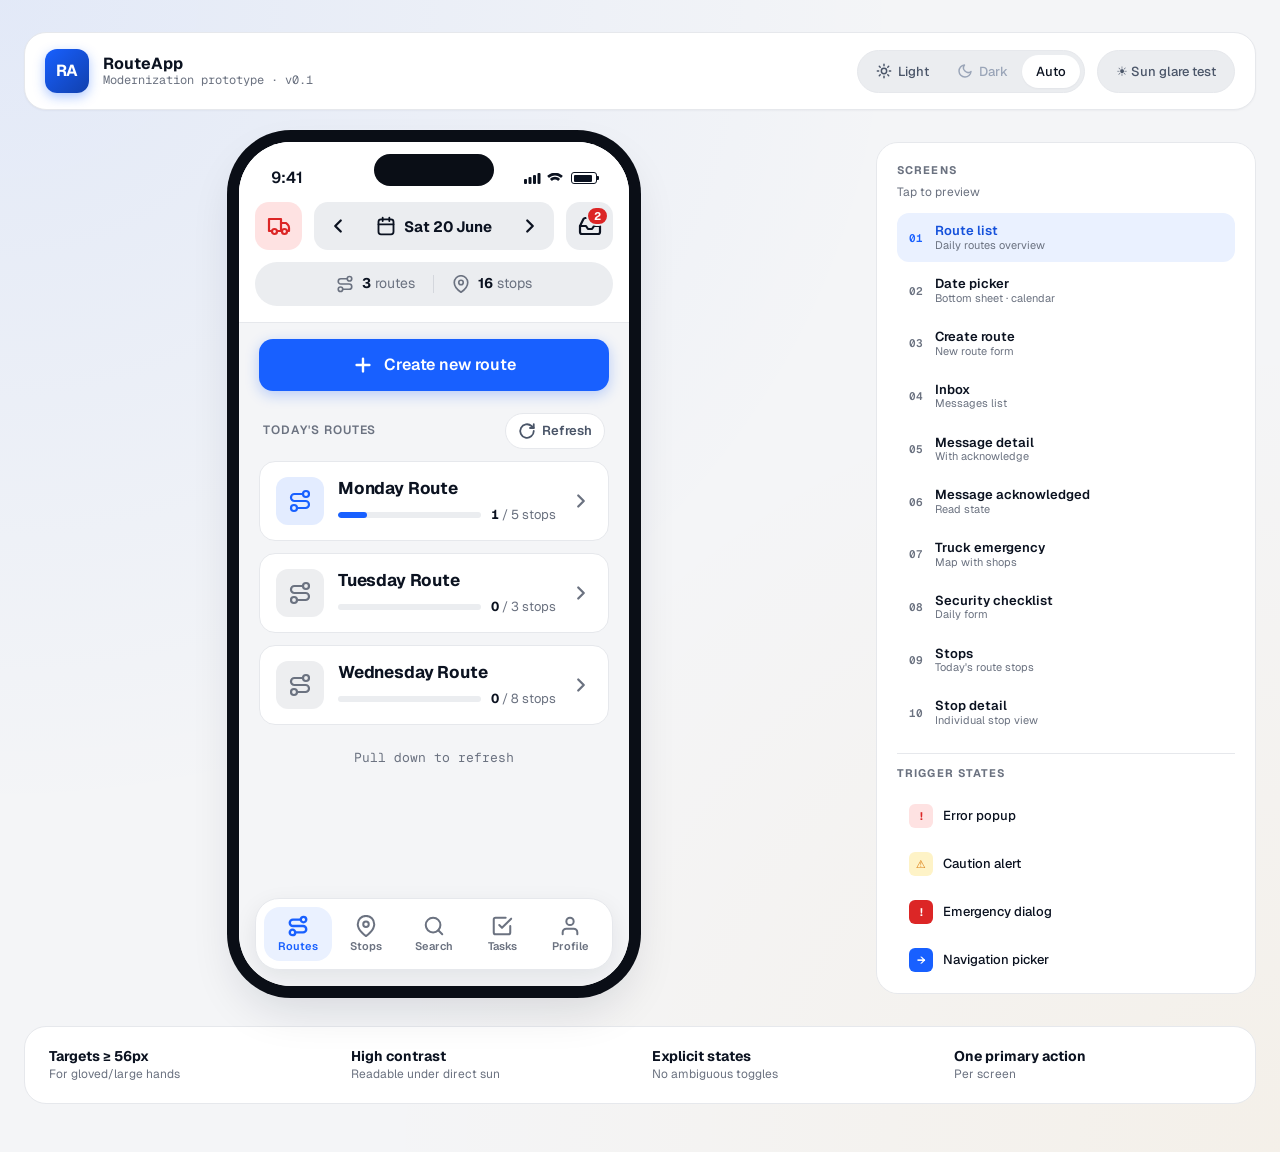
<file: files/index.html>
<!DOCTYPE html>
<html lang="en">
<head>
<meta charset="UTF-8" />
<meta name="viewport" content="width=device-width, initial-scale=1.0" />
<title>RouteApp — Modernization Prototype</title>
<link rel="preconnect" href="https://fonts.googleapis.com">
<link rel="preconnect" href="https://fonts.gstatic.com" crossorigin>
<link href="https://fonts.googleapis.com/css2?family=Geist:wght@400;500;600;700&family=Geist+Mono:wght@500&display=swap" rel="stylesheet">
<link rel="stylesheet" href="styles.css?v=2">
</head>
<body>

<!-- ====================== APP SHELL ====================== -->
<div class="stage">

  <!-- Theme & device controls (outside the phone) -->
  <header class="control-bar">
    <div class="brand">
      <div class="brand-mark">RA</div>
      <div class="brand-meta">
        <strong>RouteApp</strong>
        <span>Modernization prototype · v0.1</span>
      </div>
    </div>
    <div class="controls">
      <div class="control-group" role="group" aria-label="Theme">
        <button class="ctrl-btn" data-theme="light" aria-label="Light mode">
          <svg width="16" height="16" viewBox="0 0 24 24" fill="none" stroke="currentColor" stroke-width="2.2" stroke-linecap="round" stroke-linejoin="round"><circle cx="12" cy="12" r="4"/><path d="M12 2v2M12 20v2M4.93 4.93l1.41 1.41M17.66 17.66l1.41 1.41M2 12h2M20 12h2M4.93 19.07l1.41-1.41M17.66 6.34l1.41-1.41"/></svg>
          Light
        </button>
        <button class="ctrl-btn" data-theme="dark" aria-label="Dark mode">
          <svg width="16" height="16" viewBox="0 0 24 24" fill="none" stroke="currentColor" stroke-width="2.2" stroke-linecap="round" stroke-linejoin="round"><path d="M21 12.79A9 9 0 1 1 11.21 3 7 7 0 0 0 21 12.79z"/></svg>
          Dark
        </button>
        <button class="ctrl-btn active" data-theme="auto" aria-label="Auto">
          Auto
        </button>
      </div>
      <div class="control-group" role="group" aria-label="Demo">
        <button class="ctrl-btn" id="glove-mode" aria-pressed="false" title="Simulates outdoor sun glare for legibility check">
          ☀ Sun glare test
        </button>
      </div>
    </div>
  </header>

  <main class="device-wrap">

    <!-- =================== PHONE FRAME =================== -->
    <div class="phone" id="phone">
      <div class="phone-notch"></div>

      <!-- Status bar -->
      <div class="status-bar">
        <span class="time">9:41</span>
        <div class="status-icons">
          <svg width="17" height="11" viewBox="0 0 17 11" fill="currentColor"><rect x="0" y="6" width="3" height="5" rx="1"/><rect x="4.5" y="4" width="3" height="7" rx="1"/><rect x="9" y="2" width="3" height="9" rx="1"/><rect x="13.5" y="0" width="3" height="11" rx="1"/></svg>
          <svg width="16" height="11" viewBox="0 0 16 11" fill="currentColor"><path d="M8 2.5c2 0 3.9.7 5.4 2 .3.3.8.3 1.1 0l.9-.9c.3-.3.3-.8 0-1.1-2-1.7-4.6-2.7-7.4-2.7S2.6.8.6 2.5c-.3.3-.3.8 0 1.1l.9.9c.3.3.8.3 1.1 0C4.1 3.2 6 2.5 8 2.5zM8 6.5c1 0 1.9.4 2.6 1 .3.3.8.3 1.1 0l.9-.9c.3-.3.3-.8 0-1.1-1.2-1.1-2.9-1.8-4.6-1.8s-3.4.7-4.6 1.8c-.3.3-.3.8 0 1.1l.9.9c.3.3.8.3 1.1 0 .7-.6 1.6-1 2.6-1z"/></svg>
          <span class="battery"><span class="battery-fill"></span></span>
        </div>
      </div>

      <!-- ============== SCREENS ============== -->
      <div class="screens">

        <!-- ===== SCREEN: ROUTE LIST ===== -->
        <section class="screen active" data-screen="routes">
          <div class="app-header">
            <div class="header-row">
              <button class="header-icon alert" aria-label="Truck emergency" data-go="emergency">
                <svg width="24" height="24" viewBox="0 0 24 24" fill="none" stroke="currentColor" stroke-width="2.2" stroke-linecap="round" stroke-linejoin="round"><path d="M10 17h4V5H2v12h3"/><path d="M20 17h2v-3.34a4 4 0 0 0-1.17-2.83L19 9h-5"/><path d="M14 17h1"/><circle cx="7.5" cy="17.5" r="2.5"/><circle cx="17.5" cy="17.5" r="2.5"/></svg>
              </button>
              <div class="date-nav">
                <button class="day-arrow" aria-label="Previous day">
                  <svg width="22" height="22" viewBox="0 0 24 24" fill="none" stroke="currentColor" stroke-width="2.5" stroke-linecap="round" stroke-linejoin="round"><path d="M15 18l-6-6 6-6"/></svg>
                </button>
                <button class="date-pill" data-sheet="datepicker" aria-label="Select date">
                  <svg width="20" height="20" viewBox="0 0 24 24" fill="none" stroke="currentColor" stroke-width="2.2" stroke-linecap="round" stroke-linejoin="round"><rect x="3" y="4" width="18" height="18" rx="3"/><path d="M3 10h18M8 2v4M16 2v4"/></svg>
                  <span><strong>Sat 20 June</strong></span>
                </button>
                <button class="day-arrow" aria-label="Next day">
                  <svg width="22" height="22" viewBox="0 0 24 24" fill="none" stroke="currentColor" stroke-width="2.5" stroke-linecap="round" stroke-linejoin="round"><path d="M9 18l6-6-6-6"/></svg>
                </button>
              </div>
              <button class="header-icon" aria-label="Inbox" data-go="inbox">
                <svg width="24" height="24" viewBox="0 0 24 24" fill="none" stroke="currentColor" stroke-width="2.2" stroke-linecap="round" stroke-linejoin="round"><path d="M22 12h-6l-2 3h-4l-2-3H2"/><path d="M5.45 5.11 2 12v6a2 2 0 0 0 2 2h16a2 2 0 0 0 2-2v-6l-3.45-6.89A2 2 0 0 0 16.76 4H7.24a2 2 0 0 0-1.79 1.11z"/></svg>
                <span class="badge-count">2</span>
              </button>
            </div>

            <div class="route-summary">
              <div class="summary-item">
                <svg width="18" height="18" viewBox="0 0 24 24" fill="none" stroke="currentColor" stroke-width="2.2" stroke-linecap="round" stroke-linejoin="round"><circle cx="6" cy="19" r="3"/><path d="M9 19h8.5a3.5 3.5 0 0 0 0-7h-11a3.5 3.5 0 0 1 0-7H15"/><circle cx="18" cy="5" r="3"/></svg>
                <span><strong id="summary-routes">3</strong> routes</span>
              </div>
              <span class="summary-divider"></span>
              <div class="summary-item">
                <svg width="18" height="18" viewBox="0 0 24 24" fill="none" stroke="currentColor" stroke-width="2.2" stroke-linecap="round" stroke-linejoin="round"><path d="M21 10c0 7-9 13-9 13s-9-6-9-13a9 9 0 0 1 18 0z"/><circle cx="12" cy="10" r="3"/></svg>
                <span><strong id="summary-stops">9</strong> stops</span>
              </div>
            </div>
          </div>

          <div class="screen-body">
            <button class="primary-action" data-go="create">
              <svg width="22" height="22" viewBox="0 0 24 24" fill="none" stroke="currentColor" stroke-width="2.6" stroke-linecap="round"><path d="M12 5v14M5 12h14"/></svg>
              <span>Create new route</span>
            </button>

            <div class="section-label">
              <span>Today's routes</span>
              <button class="refresh-btn" id="refresh-btn" aria-label="Refresh">
                <svg width="18" height="18" viewBox="0 0 24 24" fill="none" stroke="currentColor" stroke-width="2.4" stroke-linecap="round" stroke-linejoin="round"><path d="M21 12a9 9 0 1 1-3-6.7L21 8"/><path d="M21 3v5h-5"/></svg>
                Refresh
              </button>
            </div>

            <ul class="route-list" id="route-list"></ul>

            <p class="hint-text">Pull down to refresh</p>
          </div>

          <!-- Bottom tabs (shared) -->
          <nav class="tab-bar"></nav>
        </section>


        <!-- ===== SCREEN: CREATE ROUTE ===== -->
        <section class="screen" data-screen="create">
          <div class="app-header">
            <div class="header-row">
              <button class="header-icon ghost" aria-label="Back" data-go="routes">
                <svg width="24" height="24" viewBox="0 0 24 24" fill="none" stroke="currentColor" stroke-width="2.5" stroke-linecap="round" stroke-linejoin="round"><path d="M19 12H5M12 19l-7-7 7-7"/></svg>
              </button>
              <h2 class="header-title">New route</h2>
              <button class="text-action" id="save-btn">Save</button>
            </div>
          </div>

          <div class="screen-body">
            <div class="form-stack">
              <label class="field">
                <span class="field-label">Route name</span>
                <div class="field-input">
                  <svg width="22" height="22" viewBox="0 0 24 24" fill="none" stroke="currentColor" stroke-width="2.2" stroke-linecap="round" stroke-linejoin="round"><path d="M12 20h9"/><path d="M16.5 3.5a2.121 2.121 0 0 1 3 3L7 19l-4 1 1-4z"/></svg>
                  <input type="text" placeholder="e.g. North Pickup Loop" id="route-name-input" />
                </div>
                <span class="field-hint">Short name to identify this route</span>
              </label>

              <label class="field">
                <span class="field-label">Route date</span>
                <button type="button" class="field-input as-button" data-sheet="datepicker">
                  <svg width="22" height="22" viewBox="0 0 24 24" fill="none" stroke="currentColor" stroke-width="2.2" stroke-linecap="round" stroke-linejoin="round"><rect x="3" y="4" width="18" height="18" rx="3"/><path d="M3 10h18M8 2v4M16 2v4"/></svg>
                  <span><strong>Thursday</strong>, 30 April 2026</span>
                  <svg width="20" height="20" viewBox="0 0 24 24" fill="none" stroke="currentColor" stroke-width="2.5" stroke-linecap="round" stroke-linejoin="round" style="margin-left:auto"><path d="M9 18l6-6-6-6"/></svg>
                </button>
              </label>
            </div>

            <button class="big-cta" id="big-save-btn">
              <svg width="22" height="22" viewBox="0 0 24 24" fill="none" stroke="currentColor" stroke-width="2.6" stroke-linecap="round" stroke-linejoin="round"><path d="M5 12l5 5L20 7"/></svg>
              Save route
            </button>
          </div>

          <nav class="tab-bar"></nav>
        </section>


        <!-- ===== SCREEN: INBOX ===== -->
        <section class="screen" data-screen="inbox">
          <div class="app-header">
            <div class="header-row">
              <button class="header-icon ghost" aria-label="Back" data-go="routes">
                <svg width="24" height="24" viewBox="0 0 24 24" fill="none" stroke="currentColor" stroke-width="2.5" stroke-linecap="round" stroke-linejoin="round"><path d="M19 12H5M12 19l-7-7 7-7"/></svg>
              </button>
              <h2 class="header-title">Inbox</h2>
              <div style="width:48px"></div>
            </div>
          </div>

          <div class="screen-body">
            <ul class="msg-list">
              <li class="msg-card unread ack-required" data-go="message">
                <div class="msg-avatar">AP</div>
                <div class="msg-body">
                  <div class="msg-top">
                    <h3>Ana Perez</h3>
                    <span class="msg-time">10:17 AM</span>
                  </div>
                  <p class="msg-subject">Important Message</p>
                  <div class="msg-flags">
                    <span class="flag-pill blue">Unread</span>
                    <span class="flag-pill red">Acknowledge</span>
                    <span class="flag-attach"><svg width="14" height="14" viewBox="0 0 24 24" fill="none" stroke="currentColor" stroke-width="2.4" stroke-linecap="round" stroke-linejoin="round"><path d="M21.44 11.05l-9.19 9.19a6 6 0 0 1-8.49-8.49l9.19-9.19a4 4 0 0 1 5.66 5.66l-9.2 9.19a2 2 0 0 1-2.83-2.83l8.49-8.48"/></svg> 1</span>
                  </div>
                </div>
              </li>

              <li class="msg-card" data-go="message-ack">
                <div class="msg-avatar">JR</div>
                <div class="msg-body">
                  <div class="msg-top">
                    <h3>Jose Ramirez</h3>
                    <span class="msg-time">Yesterday</span>
                  </div>
                  <p class="msg-subject">Route adjustment for Tuesday</p>
                  <div class="msg-flags">
                    <span class="flag-pill green"><svg width="12" height="12" viewBox="0 0 24 24" fill="none" stroke="currentColor" stroke-width="3" stroke-linecap="round" stroke-linejoin="round"><path d="M5 12l5 5L20 7"/></svg> Acknowledged</span>
                  </div>
                </div>
              </li>
            </ul>
          </div>

          <nav class="tab-bar"></nav>
        </section>


        <!-- ===== SCREEN: MESSAGE DETAIL ===== -->
        <section class="screen" data-screen="message">
          <div class="app-header">
            <div class="header-row">
              <button class="header-icon ghost" aria-label="Back" data-go="inbox">
                <svg width="24" height="24" viewBox="0 0 24 24" fill="none" stroke="currentColor" stroke-width="2.5" stroke-linecap="round" stroke-linejoin="round"><path d="M19 12H5M12 19l-7-7 7-7"/></svg>
              </button>
              <h2 class="header-title">Message</h2>
              <div style="width:48px"></div>
            </div>
          </div>

          <div class="screen-body">
            <div class="msg-header-card">
              <div class="msg-avatar lg">AP</div>
              <div>
                <h3 class="msg-sender">Ana Perez</h3>
                <p class="msg-date">Apr 30, 2026 · 10:17 AM</p>
              </div>
            </div>

            <h2 class="msg-detail-title">Important Message</h2>

            <div class="msg-detail-body">
              <p>Lorem ipsum is simply dummy text of the printing and typesetting industry. Lorem Ipsum has been the industry's standard dummy text ever since the 1500s, when an unknown printer took a galley of type and scrambled it to make a type specimen book.</p>
              <p>It has survived not only five centuries, but also the leap into electronic typesetting, remaining essentially unchanged.</p>
            </div>

            <div class="attach-block">
              <div class="attach-label">
                <svg width="18" height="18" viewBox="0 0 24 24" fill="none" stroke="currentColor" stroke-width="2.4" stroke-linecap="round" stroke-linejoin="round"><rect x="3" y="3" width="18" height="18" rx="2"/><circle cx="8.5" cy="8.5" r="1.5"/><polyline points="21 15 16 10 5 21"/></svg>
                Attachment
              </div>
              <figure class="attach-image">
                <button class="attach-image-btn" aria-label="Open image">
                  <svg class="attach-image-svg" viewBox="0 0 600 380" xmlns="http://www.w3.org/2000/svg" preserveAspectRatio="xMidYMid slice" role="img" aria-label="Loading bay route map">
                    <defs>
                      <linearGradient id="sky" x1="0" y1="0" x2="0" y2="1">
                        <stop offset="0" stop-color="#fde68a"/>
                        <stop offset="1" stop-color="#fb923c"/>
                      </linearGradient>
                      <linearGradient id="ground" x1="0" y1="0" x2="0" y2="1">
                        <stop offset="0" stop-color="#1f2937"/>
                        <stop offset="1" stop-color="#0b1220"/>
                      </linearGradient>
                    </defs>
                    <rect width="600" height="220" fill="url(#sky)"/>
                    <rect y="220" width="600" height="160" fill="url(#ground)"/>
                    <circle cx="470" cy="120" r="42" fill="#fef3c7" opacity="0.9"/>
                    <path d="M0 240 L600 240" stroke="#374151" stroke-width="3"/>
                    <path d="M40 290 L80 290 M120 290 L180 290 M220 290 L300 290 M340 290 L420 290 M460 290 L540 290" stroke="#fbbf24" stroke-width="4" stroke-linecap="round"/>
                    <rect x="120" y="180" width="180" height="60" rx="4" fill="#475569"/>
                    <rect x="130" y="190" width="60" height="40" rx="2" fill="#1e293b"/>
                    <rect x="200" y="190" width="40" height="40" rx="2" fill="#1e293b"/>
                    <rect x="250" y="190" width="40" height="40" rx="2" fill="#1e293b"/>
                    <circle cx="155" cy="252" r="14" fill="#0b1220" stroke="#475569" stroke-width="3"/>
                    <circle cx="265" cy="252" r="14" fill="#0b1220" stroke="#475569" stroke-width="3"/>
                    <rect x="380" y="200" width="120" height="40" rx="2" fill="#dc2626"/>
                    <text x="440" y="227" text-anchor="middle" font-family="system-ui" font-size="18" font-weight="700" fill="white">STOP</text>
                  </svg>
                  <span class="attach-image-overlay">
                    <svg width="20" height="20" viewBox="0 0 24 24" fill="none" stroke="currentColor" stroke-width="2.4" stroke-linecap="round" stroke-linejoin="round"><path d="M15 3h6v6M9 21H3v-6M21 3l-7 7M3 21l7-7"/></svg>
                  </span>
                </button>
                <figcaption class="attach-image-meta">
                  <div>
                    <strong>loading-bay-stop.png</strong>
                    <span>PNG · 1.2 MB · 10:15 AM</span>
                  </div>
                  <button class="attach-download" aria-label="Download">
                    <svg width="18" height="18" viewBox="0 0 24 24" fill="none" stroke="currentColor" stroke-width="2.4" stroke-linecap="round" stroke-linejoin="round"><path d="M21 15v4a2 2 0 0 1-2 2H5a2 2 0 0 1-2-2v-4"/><polyline points="7 10 12 15 17 10"/><line x1="12" y1="15" x2="12" y2="3"/></svg>
                  </button>
                </figcaption>
              </figure>
            </div>

            <div class="ack-block" id="ack-block">
              <div class="ack-info">
                <svg width="22" height="22" viewBox="0 0 24 24" fill="none" stroke="currentColor" stroke-width="2.4" stroke-linecap="round" stroke-linejoin="round"><circle cx="12" cy="12" r="10"/><path d="M12 8v4M12 16h.01"/></svg>
                <div>
                  <strong>Acknowledgement required</strong>
                  <span>Tap below to confirm you've read this</span>
                </div>
              </div>
              <button class="ack-button" id="ack-toggle" aria-pressed="false">
                <span class="ack-state-off">Tap to acknowledge</span>
                <span class="ack-state-on">
                  <svg width="22" height="22" viewBox="0 0 24 24" fill="none" stroke="currentColor" stroke-width="3" stroke-linecap="round" stroke-linejoin="round"><path d="M5 12l5 5L20 7"/></svg>
                  Acknowledged
                </span>
              </button>
            </div>
          </div>

          <nav class="tab-bar"></nav>
        </section>


        <!-- ===== SCREEN: MESSAGE ACK (read-only acknowledged) ===== -->
        <section class="screen" data-screen="message-ack">
          <div class="app-header">
            <div class="header-row">
              <button class="header-icon ghost" aria-label="Back" data-go="inbox">
                <svg width="24" height="24" viewBox="0 0 24 24" fill="none" stroke="currentColor" stroke-width="2.5" stroke-linecap="round" stroke-linejoin="round"><path d="M19 12H5M12 19l-7-7 7-7"/></svg>
              </button>
              <h2 class="header-title">Message</h2>
              <div style="width:48px"></div>
            </div>
          </div>

          <div class="screen-body">
            <div class="msg-header-card">
              <div class="msg-avatar lg">JR</div>
              <div>
                <h3 class="msg-sender">Jose Ramirez</h3>
                <p class="msg-date">Apr 29, 2026 · 4:18 PM</p>
              </div>
            </div>

            <h2 class="msg-detail-title">Route adjustment for Tuesday</h2>

            <div class="msg-detail-body">
              <p>Please note the route order change for Tuesday morning. Stop #4 has been moved before #3 due to access restrictions at the loading bay.</p>
            </div>

            <div class="ack-confirmed">
              <svg width="26" height="26" viewBox="0 0 24 24" fill="none" stroke="currentColor" stroke-width="2.6" stroke-linecap="round" stroke-linejoin="round"><path d="M5 12l5 5L20 7"/></svg>
              <div>
                <strong>Acknowledged</strong>
                <span>Apr 29, 2026 at 4:22 PM</span>
              </div>
            </div>
          </div>

          <nav class="tab-bar"></nav>
        </section>


        <!-- ===== SCREEN: TRUCK EMERGENCY (MAP) ===== -->
        <section class="screen no-tabs" data-screen="emergency">
          <div class="app-header emergency-header">
            <div class="header-row">
              <button class="header-icon ghost" aria-label="Back" data-go="routes">
                <svg width="24" height="24" viewBox="0 0 24 24" fill="none" stroke="currentColor" stroke-width="2.5" stroke-linecap="round" stroke-linejoin="round"><path d="M19 12H5M12 19l-7-7 7-7"/></svg>
              </button>
              <h2 class="header-title">Truck emergency</h2>
              <button class="header-icon alert round" aria-label="Send alert" id="alert-btn">
                <svg width="22" height="22" viewBox="0 0 24 24" fill="none" stroke="currentColor" stroke-width="2.4" stroke-linecap="round" stroke-linejoin="round"><path d="M18 8A6 6 0 0 0 6 8c0 7-3 9-3 9h18s-3-2-3-9"/><path d="M13.73 21a2 2 0 0 1-3.46 0"/></svg>
              </button>
            </div>
            <div class="map-legend in-header">
              <div class="legend-pill">
                <span class="dot shop"></span>
                <span>Shop</span>
              </div>
              <div class="legend-pill">
                <span class="dot trailer"></span>
                <span>Trailer</span>
              </div>
              <div class="legend-pill">
                <span class="dot both"></span>
                <span>Shop + trailer</span>
              </div>
            </div>
          </div>

          <div class="map-container">
            <!-- Stylized SVG map -->
            <svg class="map-svg" viewBox="0 0 380 700" preserveAspectRatio="xMidYMid slice" xmlns="http://www.w3.org/2000/svg">
              <defs>
                <pattern id="grid" width="40" height="40" patternUnits="userSpaceOnUse">
                  <path d="M 40 0 L 0 0 0 40" fill="none" stroke="var(--map-grid)" stroke-width="0.5"/>
                </pattern>
                <linearGradient id="water" x1="0%" y1="0%" x2="100%" y2="100%">
                  <stop offset="0%" stop-color="var(--map-water-1)"/>
                  <stop offset="100%" stop-color="var(--map-water-2)"/>
                </linearGradient>
              </defs>
              <rect width="380" height="700" fill="var(--map-land)"/>
              <rect width="380" height="700" fill="url(#grid)"/>
              <!-- Water mass -->
              <path d="M 280 0 Q 320 100 290 200 Q 250 280 310 380 Q 370 460 340 560 L 380 580 L 380 0 Z" fill="url(#water)" opacity="0.6"/>
              <!-- Roads -->
              <path d="M 0 350 Q 100 340 200 380 T 380 360" stroke="var(--map-road)" stroke-width="3" fill="none" opacity="0.5"/>
              <path d="M 50 0 Q 80 200 120 400 T 180 700" stroke="var(--map-road)" stroke-width="2.5" fill="none" opacity="0.4"/>
              <path d="M 0 500 Q 150 480 280 540" stroke="var(--map-road)" stroke-width="2" fill="none" opacity="0.4"/>
            </svg>

            <!-- Map pins -->
            <button class="map-pin shop" style="top: 28%; left: 22%" data-pin="ameriflex">
              <span class="pin-num">28</span>
            </button>
            <button class="map-pin trailer" style="top: 35%; left: 55%">
              <span class="pin-num">61</span>
            </button>
            <button class="map-pin both" style="top: 48%; left: 38%">
              <span class="pin-num">72</span>
            </button>
            <button class="map-pin shop" style="top: 55%; left: 60%">
              <span class="pin-num">109</span>
            </button>
            <button class="map-pin shop" style="top: 62%; left: 28%">
              <span class="pin-num">44</span>
            </button>
            <button class="map-pin both" style="top: 70%; left: 50%">
              <span class="pin-num">36</span>
            </button>
            <button class="map-pin trailer" style="top: 42%; left: 18%">
              <span class="pin-num">16</span>
            </button>

            <!-- Location detail — bottom sheet -->
            <div class="sheet-overlay" id="sheet-location" aria-hidden="true">
              <div class="sheet loc-sheet" role="dialog" aria-label="Location detail">
                <div class="sheet-handle"></div>

                <div class="loc-header">
                  <h3>East Service Bay</h3>
                  <div class="type-chip shop">
                    <svg width="13" height="13" viewBox="0 0 24 24" fill="none" stroke="currentColor" stroke-width="2.4" stroke-linecap="round" stroke-linejoin="round"><path d="M14.7 6.3a1 1 0 0 0 0 1.4l1.6 1.6a1 1 0 0 0 1.4 0l3.77-3.77a6 6 0 0 1-7.94 7.94l-6.91 6.91a2.12 2.12 0 0 1-3-3l6.91-6.91a6 6 0 0 1 7.94-7.94l-3.76 3.76z"/></svg>
                    Shop
                  </div>
                </div>

                <div class="loc-address-row">
                  <span class="loc-address">
                    <svg width="18" height="18" viewBox="0 0 24 24" fill="none" stroke="currentColor" stroke-width="2.2" stroke-linecap="round" stroke-linejoin="round"><path d="M21 10c0 7-9 13-9 13s-9-6-9-13a9 9 0 0 1 18 0z"/><circle cx="12" cy="10" r="3"/></svg>
                    3000 E 7th St, Austin, TX 78702
                  </span>
                  <span class="loc-distance">2.0 mi</span>
                </div>

                <div class="loc-divider"></div>

                <div class="loc-info-row">
                  <svg width="18" height="18" viewBox="0 0 24 24" fill="none" stroke="currentColor" stroke-width="2.2" stroke-linecap="round" stroke-linejoin="round"><path d="M14.7 6.3a1 1 0 0 0 0 1.4l1.6 1.6a1 1 0 0 0 1.4 0l3.77-3.77a6 6 0 0 1-7.94 7.94l-6.91 6.91a2.12 2.12 0 0 1-3-3l6.91-6.91a6 6 0 0 1 7.94-7.94l-3.76 3.76z"/></svg>
                  <span>Diagnostics · brake &amp; tire service</span>
                </div>
                <div class="loc-info-row">
                  <svg width="18" height="18" viewBox="0 0 24 24" fill="none" stroke="currentColor" stroke-width="2.2" stroke-linecap="round" stroke-linejoin="round"><path d="M20 21v-2a4 4 0 0 0-4-4H8a4 4 0 0 0-4 4v2"/><circle cx="12" cy="7" r="4"/></svg>
                  <span>Marcus Lee · +1 512-555-0110</span>
                </div>

                <div class="loc-divider"></div>

              <div class="loc-actions">
                <button class="loc-action call" id="call-btn">
                  <svg width="22" height="22" viewBox="0 0 24 24" fill="none" stroke="currentColor" stroke-width="2.4" stroke-linecap="round" stroke-linejoin="round"><path d="M22 16.92v3a2 2 0 0 1-2.18 2 19.79 19.79 0 0 1-8.63-3.07 19.5 19.5 0 0 1-6-6 19.79 19.79 0 0 1-3.07-8.67A2 2 0 0 1 4.11 2h3a2 2 0 0 1 2 1.72 12.84 12.84 0 0 0 .7 2.81 2 2 0 0 1-.45 2.11L8.09 9.91a16 16 0 0 0 6 6l1.27-1.27a2 2 0 0 1 2.11-.45 12.84 12.84 0 0 0 2.81.7A2 2 0 0 1 22 16.92z"/></svg>
                  Call
                </button>
                <button class="loc-action navigate" id="nav-btn">
                  <svg width="22" height="22" viewBox="0 0 24 24" fill="none" stroke="currentColor" stroke-width="2.4" stroke-linecap="round" stroke-linejoin="round"><polygon points="3 11 22 2 13 21 11 13 3 11"/></svg>
                  Navigate
                </button>
              </div>
              </div>
            </div>
          </div>
        </section>


        <!-- ===== SCREEN: STOPS ===== -->
        <section class="screen" data-screen="stops">
          <div class="app-header">
            <div class="header-row">
              <div class="route-pill">
                <svg width="18" height="18" viewBox="0 0 24 24" fill="none" stroke="currentColor" stroke-width="2.2" stroke-linecap="round" stroke-linejoin="round"><circle cx="6" cy="19" r="3"/><path d="M9 19h8.5a3.5 3.5 0 0 0 0-7h-11a3.5 3.5 0 0 1 0-7H15"/><circle cx="18" cy="5" r="3"/></svg>
                <span id="stops-route-name"><strong>Monday</strong> Route</span>
              </div>
              <button class="header-icon" aria-label="Filter">
                <svg width="22" height="22" viewBox="0 0 24 24" fill="none" stroke="currentColor" stroke-width="2.2" stroke-linecap="round" stroke-linejoin="round"><polygon points="22 3 2 3 10 12.46 10 19 14 21 14 12.46 22 3"/></svg>
              </button>
            </div>
            <div class="stops-header-progress">
              <div class="progress-bar"><div class="progress-fill stops-pf" style="width: 7.7%"></div></div>
              <span class="progress-label"><strong id="stops-done-count">1</strong> / <span id="stops-total-count">13</span> completed</span>
            </div>
          </div>
          <div class="screen-body">
            <ul class="stop-list" id="stop-list"></ul>
          </div>
          <nav class="tab-bar"></nav>
        </section>


        <!-- ===== SCREEN: STOP DETAIL ===== -->
        <section class="screen" data-screen="stop-detail">
          <div class="app-header">
            <div class="header-row">
              <button class="header-icon ghost" aria-label="Back" data-go="stops">
                <svg width="24" height="24" viewBox="0 0 24 24" fill="none" stroke="currentColor" stroke-width="2.5" stroke-linecap="round" stroke-linejoin="round"><path d="M19 12H5M12 19l-7-7 7-7"/></svg>
              </button>
              <h2 class="header-title" id="detail-title">Stop #1</h2>
              <div class="header-right" id="detail-header-right"></div>
            </div>
          </div>
          <div id="stop-detail-head"></div>
          <div class="screen-body">
            <div id="stop-detail-content"></div>
          </div>
          <nav class="tab-bar"></nav>
        </section>


        <!-- ===== SCREEN: SECURITY CHECKLIST ===== -->
        <section class="screen" data-screen="checklist">
          <div class="app-header">
            <div class="header-row">
              <button class="header-icon ghost" aria-label="Back" data-go="profile">
                <svg width="24" height="24" viewBox="0 0 24 24" fill="none" stroke="currentColor" stroke-width="2.5" stroke-linecap="round" stroke-linejoin="round"><path d="M19 12H5M12 19l-7-7 7-7"/></svg>
              </button>
              <h2 class="header-title">Security checklist</h2>
              <button class="text-action" id="checklist-save">Save</button>
            </div>
            <div class="checklist-progress">
              <div class="cp-bar"><div class="cp-fill" id="cp-fill" style="width: 0%"></div></div>
              <span class="cp-label"><span id="cp-count">0</span>/8 completed</span>
            </div>
            <p class="checklist-intro">
              <svg width="18" height="18" viewBox="0 0 24 24" fill="none" stroke="currentColor" stroke-width="2.4" stroke-linecap="round" stroke-linejoin="round"><circle cx="12" cy="12" r="10"/><path d="M12 8v4M12 16h.01"/></svg>
              Required once daily before starting your route
            </p>
          </div>

          <div class="screen-body">

            <div class="check-item">
              <div class="check-num">1</div>
              <div class="check-q">
                <p class="check-text">Truck unit number</p>
                <input type="text" class="check-input" placeholder="Enter unit number" />
              </div>
            </div>

            <div class="check-item" data-check="2">
              <div class="check-num">2</div>
              <div class="check-q">
                <p class="check-text">Have you inspected your overflow protection devices and verified proper operation for the alarm and pump shutoff?</p>
                <div class="yn-group">
                  <button class="yn-btn yes" data-val="yes">
                    <svg width="20" height="20" viewBox="0 0 24 24" fill="none" stroke="currentColor" stroke-width="3" stroke-linecap="round" stroke-linejoin="round"><path d="M5 12l5 5L20 7"/></svg>
                    Yes
                  </button>
                  <button class="yn-btn no" data-val="no">
                    <svg width="20" height="20" viewBox="0 0 24 24" fill="none" stroke="currentColor" stroke-width="3" stroke-linecap="round" stroke-linejoin="round"><path d="M18 6L6 18M6 6l12 12"/></svg>
                    No
                  </button>
                </div>
                <textarea class="check-notes" placeholder="Add notes about the issue..."></textarea>
              </div>
            </div>

            <div class="check-item" data-check="3">
              <div class="check-num">3</div>
              <div class="check-q">
                <p class="check-text">Have you calibrated your "Halogen Sniffer" and ensured it is working properly?</p>
                <div class="yn-group">
                  <button class="yn-btn yes" data-val="yes"><svg width="20" height="20" viewBox="0 0 24 24" fill="none" stroke="currentColor" stroke-width="3" stroke-linecap="round" stroke-linejoin="round"><path d="M5 12l5 5L20 7"/></svg>Yes</button>
                  <button class="yn-btn no" data-val="no"><svg width="20" height="20" viewBox="0 0 24 24" fill="none" stroke="currentColor" stroke-width="3" stroke-linecap="round" stroke-linejoin="round"><path d="M18 6L6 18M6 6l12 12"/></svg>No</button>
                </div>
                <textarea class="check-notes" placeholder="Add notes about the issue..."></textarea>
              </div>
            </div>

            <div class="check-item" data-check="4">
              <div class="check-num">4</div>
              <div class="check-q">
                <p class="check-text">Is your Elog current?</p>
                <div class="yn-group">
                  <button class="yn-btn yes" data-val="yes"><svg width="20" height="20" viewBox="0 0 24 24" fill="none" stroke="currentColor" stroke-width="3" stroke-linecap="round" stroke-linejoin="round"><path d="M5 12l5 5L20 7"/></svg>Yes</button>
                  <button class="yn-btn no" data-val="no"><svg width="20" height="20" viewBox="0 0 24 24" fill="none" stroke="currentColor" stroke-width="3" stroke-linecap="round" stroke-linejoin="round"><path d="M18 6L6 18M6 6l12 12"/></svg>No</button>
                </div>
                <textarea class="check-notes" placeholder="Add notes about the issue..."></textarea>
              </div>
            </div>

            <div class="check-item" data-check="5">
              <div class="check-num">5</div>
              <div class="check-q">
                <p class="check-text">Did you physically verify the level in each tank compartment prior to starting your route?</p>
                <div class="yn-group">
                  <button class="yn-btn yes" data-val="yes"><svg width="20" height="20" viewBox="0 0 24 24" fill="none" stroke="currentColor" stroke-width="3" stroke-linecap="round" stroke-linejoin="round"><path d="M5 12l5 5L20 7"/></svg>Yes</button>
                  <button class="yn-btn no" data-val="no"><svg width="20" height="20" viewBox="0 0 24 24" fill="none" stroke="currentColor" stroke-width="3" stroke-linecap="round" stroke-linejoin="round"><path d="M18 6L6 18M6 6l12 12"/></svg>No</button>
                </div>
                <textarea class="check-notes" placeholder="Add notes about the issue..."></textarea>
              </div>
            </div>

            <div class="check-item" data-check="6">
              <div class="check-num">6</div>
              <div class="check-q">
                <p class="check-text">Are all tank valves closed in the proper position?</p>
                <div class="yn-group">
                  <button class="yn-btn yes" data-val="yes"><svg width="20" height="20" viewBox="0 0 24 24" fill="none" stroke="currentColor" stroke-width="3" stroke-linecap="round" stroke-linejoin="round"><path d="M5 12l5 5L20 7"/></svg>Yes</button>
                  <button class="yn-btn no" data-val="no"><svg width="20" height="20" viewBox="0 0 24 24" fill="none" stroke="currentColor" stroke-width="3" stroke-linecap="round" stroke-linejoin="round"><path d="M18 6L6 18M6 6l12 12"/></svg>No</button>
                </div>
                <textarea class="check-notes" placeholder="Add notes about the issue..."></textarea>
              </div>
            </div>

            <div class="check-item" data-check="7">
              <div class="check-num">7</div>
              <div class="check-q">
                <p class="check-text">Did you complete the PTI and is the vehicle DOT compliant for operation?</p>
                <div class="yn-group">
                  <button class="yn-btn yes" data-val="yes"><svg width="20" height="20" viewBox="0 0 24 24" fill="none" stroke="currentColor" stroke-width="3" stroke-linecap="round" stroke-linejoin="round"><path d="M5 12l5 5L20 7"/></svg>Yes</button>
                  <button class="yn-btn no" data-val="no"><svg width="20" height="20" viewBox="0 0 24 24" fill="none" stroke="currentColor" stroke-width="3" stroke-linecap="round" stroke-linejoin="round"><path d="M18 6L6 18M6 6l12 12"/></svg>No</button>
                </div>
                <textarea class="check-notes" placeholder="Add notes about the issue..."></textarea>
              </div>
            </div>

            <div class="check-item subgroup" data-check="8">
              <div class="check-num">8</div>
              <div class="check-q">
                <p class="check-text">Do you have the proper spill response material on your truck?</p>
                <div class="sub-checks">
                  <div class="sub-item">
                    <span>4 socks/booms, 3" × 8'</span>
                    <div class="yn-group small">
                      <button class="yn-btn yes" data-val="yes"><svg width="16" height="16" viewBox="0 0 24 24" fill="none" stroke="currentColor" stroke-width="3" stroke-linecap="round"><path d="M5 12l5 5L20 7"/></svg>Yes</button>
                      <button class="yn-btn no" data-val="no"><svg width="16" height="16" viewBox="0 0 24 24" fill="none" stroke="currentColor" stroke-width="3" stroke-linecap="round"><path d="M18 6L6 18M6 6l12 12"/></svg>No</button>
                    </div>
                  </div>
                  <div class="sub-item">
                    <span>One full bundle oil dry pads, 19" × 17"</span>
                    <div class="yn-group small">
                      <button class="yn-btn yes" data-val="yes"><svg width="16" height="16" viewBox="0 0 24 24" fill="none" stroke="currentColor" stroke-width="3" stroke-linecap="round"><path d="M5 12l5 5L20 7"/></svg>Yes</button>
                      <button class="yn-btn no" data-val="no"><svg width="16" height="16" viewBox="0 0 24 24" fill="none" stroke="currentColor" stroke-width="3" stroke-linecap="round"><path d="M18 6L6 18M6 6l12 12"/></svg>No</button>
                    </div>
                  </div>
                  <div class="sub-item">
                    <span>½ bundle universal pads, 19" × 17"</span>
                    <div class="yn-group small">
                      <button class="yn-btn yes" data-val="yes"><svg width="16" height="16" viewBox="0 0 24 24" fill="none" stroke="currentColor" stroke-width="3" stroke-linecap="round"><path d="M5 12l5 5L20 7"/></svg>Yes</button>
                      <button class="yn-btn no" data-val="no"><svg width="16" height="16" viewBox="0 0 24 24" fill="none" stroke="currentColor" stroke-width="3" stroke-linecap="round"><path d="M18 6L6 18M6 6l12 12"/></svg>No</button>
                    </div>
                  </div>
                  <div class="sub-item">
                    <span>5 heavy-duty disposal bags for storm drains</span>
                    <div class="yn-group small">
                      <button class="yn-btn yes" data-val="yes"><svg width="16" height="16" viewBox="0 0 24 24" fill="none" stroke="currentColor" stroke-width="3" stroke-linecap="round"><path d="M5 12l5 5L20 7"/></svg>Yes</button>
                      <button class="yn-btn no" data-val="no"><svg width="16" height="16" viewBox="0 0 24 24" fill="none" stroke="currentColor" stroke-width="3" stroke-linecap="round"><path d="M18 6L6 18M6 6l12 12"/></svg>No</button>
                    </div>
                  </div>
                  <div class="sub-item">
                    <span>2 × 50 lb oil-dri absorbent bags</span>
                    <div class="yn-group small">
                      <button class="yn-btn yes" data-val="yes"><svg width="16" height="16" viewBox="0 0 24 24" fill="none" stroke="currentColor" stroke-width="3" stroke-linecap="round"><path d="M5 12l5 5L20 7"/></svg>Yes</button>
                      <button class="yn-btn no" data-val="no"><svg width="16" height="16" viewBox="0 0 24 24" fill="none" stroke="currentColor" stroke-width="3" stroke-linecap="round"><path d="M18 6L6 18M6 6l12 12"/></svg>No</button>
                    </div>
                  </div>
                </div>
              </div>
            </div>

            <button class="big-cta">
              <svg width="22" height="22" viewBox="0 0 24 24" fill="none" stroke="currentColor" stroke-width="2.6" stroke-linecap="round" stroke-linejoin="round"><path d="M5 12l5 5L20 7"/></svg>
              Submit checklist
            </button>
          </div>
        </section>


        <!-- ===== SCREEN: PROFILE ===== -->
        <section class="screen" data-screen="profile">
          <div class="app-header">
            <div class="header-row">
              <h2 class="header-title">Profile</h2>
              <button class="header-icon ghost" aria-label="Settings">
                <svg width="22" height="22" viewBox="0 0 24 24" fill="none" stroke="currentColor" stroke-width="2.2" stroke-linecap="round" stroke-linejoin="round"><circle cx="12" cy="12" r="3"/><path d="M19.4 15a1.65 1.65 0 0 0 .33 1.82l.06.06a2 2 0 1 1-2.83 2.83l-.06-.06a1.65 1.65 0 0 0-1.82-.33 1.65 1.65 0 0 0-1 1.51V21a2 2 0 0 1-4 0v-.09A1.65 1.65 0 0 0 9 19.4a1.65 1.65 0 0 0-1.82.33l-.06.06a2 2 0 1 1-2.83-2.83l.06-.06a1.65 1.65 0 0 0 .33-1.82 1.65 1.65 0 0 0-1.51-1H3a2 2 0 0 1 0-4h.09A1.65 1.65 0 0 0 4.6 9a1.65 1.65 0 0 0-.33-1.82l-.06-.06a2 2 0 1 1 2.83-2.83l.06.06a1.65 1.65 0 0 0 1.82.33H9a1.65 1.65 0 0 0 1-1.51V3a2 2 0 0 1 4 0v.09a1.65 1.65 0 0 0 1 1.51 1.65 1.65 0 0 0 1.82-.33l.06-.06a2 2 0 1 1 2.83 2.83l-.06.06a1.65 1.65 0 0 0-.33 1.82V9a1.65 1.65 0 0 0 1.51 1H21a2 2 0 0 1 0 4h-.09a1.65 1.65 0 0 0-1.51 1z"/></svg>
              </button>
            </div>
          </div>

          <div class="screen-body">
            <!-- Identity card -->
            <div class="profile-card">
              <div class="profile-avatar">ML</div>
              <div class="profile-id">
                <h3>Marcus Lee</h3>
                <span class="profile-role">Tanker Driver · Unit #4821</span>
                <span class="profile-meta">marcus.lee@routeapp.com</span>
              </div>
            </div>

            <!-- Account -->
            <div class="profile-section-label">Account</div>
            <div class="profile-menu">
              <button class="profile-row">
                <span class="profile-row-ico"><svg width="20" height="20" viewBox="0 0 24 24" fill="none" stroke="currentColor" stroke-width="2.2" stroke-linecap="round" stroke-linejoin="round"><path d="M20 21v-2a4 4 0 0 0-4-4H8a4 4 0 0 0-4 4v2"/><circle cx="12" cy="7" r="4"/></svg></span>
                <span class="profile-row-label">Personal information</span>
                <svg class="profile-row-chev" width="20" height="20" viewBox="0 0 24 24" fill="none" stroke="currentColor" stroke-width="2.5" stroke-linecap="round" stroke-linejoin="round"><path d="M9 18l6-6-6-6"/></svg>
              </button>
              <button class="profile-row">
                <span class="profile-row-ico"><svg width="20" height="20" viewBox="0 0 24 24" fill="none" stroke="currentColor" stroke-width="2.2" stroke-linecap="round" stroke-linejoin="round"><path d="M10 17h4V5H2v12h3"/><path d="M20 17h2v-3.34a4 4 0 0 0-1.17-2.83L19 9h-5"/><path d="M14 17h1"/><circle cx="7.5" cy="17.5" r="2.5"/><circle cx="17.5" cy="17.5" r="2.5"/></svg></span>
                <span class="profile-row-label">Vehicle &amp; equipment</span>
                <svg class="profile-row-chev" width="20" height="20" viewBox="0 0 24 24" fill="none" stroke="currentColor" stroke-width="2.5" stroke-linecap="round" stroke-linejoin="round"><path d="M9 18l6-6-6-6"/></svg>
              </button>
              <button class="profile-row" data-go="checklist">
                <span class="profile-row-ico"><svg width="20" height="20" viewBox="0 0 24 24" fill="none" stroke="currentColor" stroke-width="2.2" stroke-linecap="round" stroke-linejoin="round"><path d="M12 22s8-4 8-10V5l-8-3-8 3v7c0 6 8 10 8 10z"/><path d="M9 12l2 2 4-4"/></svg></span>
                <span class="profile-row-label">Security checklist</span>
                <svg class="profile-row-chev" width="20" height="20" viewBox="0 0 24 24" fill="none" stroke="currentColor" stroke-width="2.5" stroke-linecap="round" stroke-linejoin="round"><path d="M9 18l6-6-6-6"/></svg>
              </button>
            </div>

            <!-- Preferences -->
            <div class="profile-section-label">Preferences</div>
            <div class="profile-menu">
              <button class="profile-row">
                <span class="profile-row-ico"><svg width="20" height="20" viewBox="0 0 24 24" fill="none" stroke="currentColor" stroke-width="2.2" stroke-linecap="round" stroke-linejoin="round"><path d="M18 8A6 6 0 0 0 6 8c0 7-3 9-3 9h18s-3-2-3-9"/><path d="M13.73 21a2 2 0 0 1-3.46 0"/></svg></span>
                <span class="profile-row-label">Notifications</span>
                <svg class="profile-row-chev" width="20" height="20" viewBox="0 0 24 24" fill="none" stroke="currentColor" stroke-width="2.5" stroke-linecap="round" stroke-linejoin="round"><path d="M9 18l6-6-6-6"/></svg>
              </button>
              <button class="profile-row">
                <span class="profile-row-ico"><svg width="20" height="20" viewBox="0 0 24 24" fill="none" stroke="currentColor" stroke-width="2.2" stroke-linecap="round" stroke-linejoin="round"><circle cx="12" cy="12" r="10"/><path d="M2 12h20M12 2a15.3 15.3 0 0 1 4 10 15.3 15.3 0 0 1-4 10 15.3 15.3 0 0 1-4-10 15.3 15.3 0 0 1 4-10z"/></svg></span>
                <span class="profile-row-label">Language</span>
                <span class="profile-row-value">English</span>
                <svg class="profile-row-chev" width="20" height="20" viewBox="0 0 24 24" fill="none" stroke="currentColor" stroke-width="2.5" stroke-linecap="round" stroke-linejoin="round"><path d="M9 18l6-6-6-6"/></svg>
              </button>
              <button class="profile-row">
                <span class="profile-row-ico"><svg width="20" height="20" viewBox="0 0 24 24" fill="none" stroke="currentColor" stroke-width="2.2" stroke-linecap="round" stroke-linejoin="round"><circle cx="12" cy="12" r="10"/><path d="M9.09 9a3 3 0 0 1 5.83 1c0 2-3 3-3 3"/><path d="M12 17h.01"/></svg></span>
                <span class="profile-row-label">Help &amp; support</span>
                <svg class="profile-row-chev" width="20" height="20" viewBox="0 0 24 24" fill="none" stroke="currentColor" stroke-width="2.5" stroke-linecap="round" stroke-linejoin="round"><path d="M9 18l6-6-6-6"/></svg>
              </button>
            </div>

            <!-- Destructive -->
            <button class="profile-logout" id="logout-btn">
              <svg width="20" height="20" viewBox="0 0 24 24" fill="none" stroke="currentColor" stroke-width="2.2" stroke-linecap="round" stroke-linejoin="round"><path d="M9 21H5a2 2 0 0 1-2-2V5a2 2 0 0 1 2-2h4"/><path d="M16 17l5-5-5-5"/><path d="M21 12H9"/></svg>
              Log out
            </button>

            <p class="profile-version">RouteApp · Modernization prototype v0.1</p>
          </div>

          <nav class="tab-bar"></nav>
        </section>

      </div><!-- /screens -->

      <!-- ===== POPUPS ===== -->
      <div class="popup-overlay" id="popup-error">
        <div class="popup error">
          <div class="popup-icon error-icon">
            <svg width="32" height="32" viewBox="0 0 24 24" fill="none" stroke="currentColor" stroke-width="2.6" stroke-linecap="round" stroke-linejoin="round"><circle cx="12" cy="12" r="10"/><line x1="12" y1="8" x2="12" y2="12"/><line x1="12" y1="16" x2="12.01" y2="16"/></svg>
          </div>
          <h3>Duplicate route</h3>
          <p>A route with this name and date already exists. Please choose a different name or date.</p>
          <button class="popup-btn primary" data-close>Got it</button>
        </div>
      </div>

      <div class="popup-overlay" id="popup-caution">
        <div class="popup caution">
          <div class="popup-icon caution-icon">
            <svg width="32" height="32" viewBox="0 0 24 24" fill="none" stroke="currentColor" stroke-width="2.6" stroke-linecap="round" stroke-linejoin="round"><path d="M10.29 3.86L1.82 18a2 2 0 0 0 1.71 3h16.94a2 2 0 0 0 1.71-3L13.71 3.86a2 2 0 0 0-3.42 0z"/><line x1="12" y1="9" x2="12" y2="13"/><line x1="12" y1="17" x2="12.01" y2="17"/></svg>
          </div>
          <h3>Winter ahead</h3>
          <p>Check your route for severe weather warnings. Drive carefully.</p>
          <button class="popup-btn primary" data-close>OK, I understand</button>
        </div>
      </div>

      <div class="sheet-overlay" id="popup-emergency" aria-hidden="true">
        <div class="sheet emergency-sheet" role="dialog" aria-label="Notify dispatcher">
          <div class="sheet-handle"></div>
          <div class="emergency-title">
            <span class="emergency-ico">
              <svg width="22" height="22" viewBox="0 0 24 24" fill="none" stroke="currentColor" stroke-width="2.4" stroke-linecap="round" stroke-linejoin="round"><path d="M18 8A6 6 0 0 0 6 8c0 7-3 9-3 9h18s-3-2-3-9"/><path d="M13.73 21a2 2 0 0 1-3.46 0"/></svg>
            </span>
            <h3>Notify dispatcher</h3>
          </div>
          <p>Describe the emergency briefly. Dispatch will be alerted immediately.</p>
          <textarea placeholder="e.g. Engine overheating near mile 142 on I-40..." class="popup-textarea"></textarea>
          <div class="popup-actions">
            <button class="popup-btn ghost" data-close>Cancel</button>
            <button class="popup-btn danger" data-close>
              <svg width="18" height="18" viewBox="0 0 24 24" fill="none" stroke="currentColor" stroke-width="2.6" stroke-linecap="round" stroke-linejoin="round"><path d="M22 2L11 13M22 2l-7 20-4-9-9-4 20-7z"/></svg>
              Notify now
            </button>
          </div>
        </div>
      </div>

      <div class="sheet-overlay" id="sheet-logout" aria-hidden="true">
        <div class="sheet confirm-sheet" role="dialog" aria-label="Log out">
          <div class="sheet-handle"></div>
          <h3>Log out?</h3>
          <p>You will need to log in again to access your routes.</p>
          <div class="confirm-actions">
            <button class="popup-btn outline" data-close>Cancel</button>
            <button class="popup-btn danger" data-close>
              <svg width="18" height="18" viewBox="0 0 24 24" fill="none" stroke="currentColor" stroke-width="2.4" stroke-linecap="round" stroke-linejoin="round"><path d="M9 21H5a2 2 0 0 1-2-2V5a2 2 0 0 1 2-2h4"/><path d="M16 17l5-5-5-5"/><path d="M21 12H9"/></svg>
              Log out
            </button>
          </div>
        </div>
      </div>

      <div class="popup-overlay" id="popup-navigation">
        <div class="popup nav-popup">
          <h3>Navigate with</h3>
          <div class="nav-options">
            <button class="nav-option">
              <div class="nav-option-icon apple">
                <svg width="28" height="28" viewBox="0 0 24 24" fill="currentColor"><path d="M17.05 20.28c-.98.95-2.05.94-3.08.49-1.09-.46-2.09-.48-3.24 0-1.44.62-2.2.44-3.06-.49C2.79 15.25 3.51 7.59 9.05 7.31c1.35.07 2.29.74 3.08.8 1.18-.24 2.31-.93 3.57-.84 1.51.12 2.65.72 3.4 1.8-3.12 1.87-2.38 5.98.48 7.13-.57 1.5-1.31 2.99-2.54 4.09l.01-.01zM12 7.25c-.15-2.23 1.66-4.07 3.74-4.25.29 2.58-2.34 4.5-3.74 4.25z"/></svg>
              </div>
              <span>Apple Maps</span>
              <svg width="20" height="20" viewBox="0 0 24 24" fill="none" stroke="currentColor" stroke-width="2.4" stroke-linecap="round" stroke-linejoin="round"><path d="M9 18l6-6-6-6"/></svg>
            </button>
            <button class="nav-option">
              <div class="nav-option-icon google">
                <svg width="28" height="28" viewBox="0 0 24 24" fill="currentColor"><path d="M12 2C8.13 2 5 5.13 5 9c0 5.25 7 13 7 13s7-7.75 7-13c0-3.87-3.13-7-7-7zm0 9.5a2.5 2.5 0 0 1 0-5 2.5 2.5 0 0 1 0 5z"/></svg>
              </div>
              <span>Google Maps</span>
              <svg width="20" height="20" viewBox="0 0 24 24" fill="none" stroke="currentColor" stroke-width="2.4" stroke-linecap="round" stroke-linejoin="round"><path d="M9 18l6-6-6-6"/></svg>
            </button>
            <button class="nav-option">
              <div class="nav-option-icon waze">
                <svg width="28" height="28" viewBox="0 0 24 24" fill="currentColor"><path d="M20.54 6.63c-.69-1.07-1.62-1.99-2.72-2.7-1.13-.73-2.4-1.22-3.74-1.45-.43-.07-.86-.13-1.29-.16-1.85-.13-3.7.18-5.4.91C5.71 4 4.21 5.13 3.04 6.61c-1.39 1.78-2.04 3.99-1.84 6.24.05.71.16 1.42.32 2.11.31 1.31.85 2.56 1.59 3.69.04.05.07.11.07.17 0 .15-.04.31-.04.46 0 1.55 1.26 2.81 2.81 2.81.92 0 1.78-.45 2.31-1.21.07-.1.16-.18.27-.21 1.31.31 2.65.41 3.99.31.91-.07 1.81-.24 2.69-.5.13-.04.27 0 .37.09.5.46 1.16.72 1.85.72 1.55 0 2.81-1.26 2.81-2.81 0-.5-.13-.99-.39-1.43-.07-.13-.07-.29.02-.41 1.34-1.85 2.04-4.08 2.04-6.36 0-1.43-.31-2.83-.93-4.11l.13-.04z"/></svg>
              </div>
              <span>Waze</span>
              <svg width="20" height="20" viewBox="0 0 24 24" fill="none" stroke="currentColor" stroke-width="2.4" stroke-linecap="round" stroke-linejoin="round"><path d="M9 18l6-6-6-6"/></svg>
            </button>
          </div>
          <button class="popup-btn ghost full" data-close>Cancel</button>
        </div>
      </div>

      <div class="popup-overlay" id="popup-call">
        <div class="popup call-popup">
          <div class="popup-icon call-icon">
            <svg width="32" height="32" viewBox="0 0 24 24" fill="none" stroke="currentColor" stroke-width="2.4" stroke-linecap="round" stroke-linejoin="round"><path d="M22 16.92v3a2 2 0 0 1-2.18 2 19.79 19.79 0 0 1-8.63-3.07 19.5 19.5 0 0 1-6-6 19.79 19.79 0 0 1-3.07-8.67A2 2 0 0 1 4.11 2h3a2 2 0 0 1 2 1.72 12.84 12.84 0 0 0 .7 2.81 2 2 0 0 1-.45 2.11L8.09 9.91a16 16 0 0 0 6 6l1.27-1.27a2 2 0 0 1 2.11-.45 12.84 12.84 0 0 0 2.81.7A2 2 0 0 1 22 16.92z"/></svg>
          </div>
          <h3>Call AmeriFlex</h3>
          <p class="phone-num">+1 (918) 555-0142</p>
          <div class="popup-actions">
            <button class="popup-btn ghost" data-close>Cancel</button>
            <button class="popup-btn primary call">
              <svg width="18" height="18" viewBox="0 0 24 24" fill="none" stroke="currentColor" stroke-width="2.6" stroke-linecap="round" stroke-linejoin="round"><path d="M22 16.92v3a2 2 0 0 1-2.18 2 19.79 19.79 0 0 1-8.63-3.07 19.5 19.5 0 0 1-6-6 19.79 19.79 0 0 1-3.07-8.67A2 2 0 0 1 4.11 2h3a2 2 0 0 1 2 1.72 12.84 12.84 0 0 0 .7 2.81 2 2 0 0 1-.45 2.11L8.09 9.91a16 16 0 0 0 6 6l1.27-1.27a2 2 0 0 1 2.11-.45 12.84 12.84 0 0 0 2.81.7A2 2 0 0 1 22 16.92z"/></svg>
              Call now
            </button>
          </div>
        </div>
      </div>

      <!-- Popup: GPS capture -->
      <div class="popup-overlay" id="popup-gps">
        <div class="popup">
          <div class="popup-icon" style="background: var(--brand-50); color: var(--brand-500);">
            <svg width="32" height="32" viewBox="0 0 24 24" fill="none" stroke="currentColor" stroke-width="2.4" stroke-linecap="round" stroke-linejoin="round"><circle cx="12" cy="12" r="3"/><circle cx="12" cy="12" r="8" stroke-opacity="0.35"/><path d="M12 2v4M12 18v4M2 12h4M18 12h4"/></svg>
          </div>
          <h3>Capture GPS Location</h3>
          <p id="gps-popup-address">Confirm you are physically at this location.</p>
          <div class="popup-actions">
            <button class="popup-btn ghost" data-close>Cancel</button>
            <button class="popup-btn primary" id="confirm-gps-btn">Confirm</button>
          </div>
        </div>
      </div>

      <!-- Bottom sheet: invoices -->
      <div class="sheet-overlay" id="sheet-invoices" aria-hidden="true">
        <div class="sheet">
          <div class="sheet-handle"></div>
          <div class="sheet-header">
            <h3>Pay Invoices</h3>
            <button class="sheet-close" data-close aria-label="Close">
              <svg width="22" height="22" viewBox="0 0 24 24" fill="none" stroke="currentColor" stroke-width="2.4" stroke-linecap="round" stroke-linejoin="round"><path d="M18 6L6 18M6 6l12 12"/></svg>
            </button>
          </div>
          <div class="invoice-list">
            <div class="invoice-item">
              <div class="inv-info">
                <strong>INV-2026-0441</strong>
                <span>Apr 23, 2026 · Fuel delivery 275 gal</span>
              </div>
              <span class="inv-amount">$412.50</span>
            </div>
            <div class="invoice-item">
              <div class="inv-info">
                <strong>INV-2026-0388</strong>
                <span>Apr 16, 2026 · Service call</span>
              </div>
              <span class="inv-amount">$85.00</span>
            </div>
            <div class="invoice-item overdue">
              <div class="inv-info">
                <strong>INV-2026-0301</strong>
                <span>Apr 2, 2026 · Tank inspection</span>
              </div>
              <span class="inv-amount">$150.00</span>
            </div>
          </div>
          <div class="invoice-total">
            <span>Total due</span>
            <strong>$647.50</strong>
          </div>
          <button class="big-cta" style="margin-top:16px">
            <svg width="22" height="22" viewBox="0 0 24 24" fill="none" stroke="currentColor" stroke-width="2.6" stroke-linecap="round" stroke-linejoin="round"><path d="M5 12l5 5L20 7"/></svg>
            Pay $647.50
          </button>
        </div>
      </div>

      <!-- Bottom sheet: date picker -->
      <div class="sheet-overlay" id="sheet-datepicker" aria-hidden="true">
        <div class="sheet" role="dialog" aria-label="Select date">
          <div class="sheet-handle"></div>
          <div class="sheet-header">
            <h3>Select date</h3>
            <button class="sheet-close" data-close aria-label="Close">
              <svg width="22" height="22" viewBox="0 0 24 24" fill="none" stroke="currentColor" stroke-width="2.4" stroke-linecap="round" stroke-linejoin="round"><path d="M18 6L6 18M6 6l12 12"/></svg>
            </button>
          </div>
          <div class="calendar-card flush">
            <div class="cal-header">
              <button class="cal-arrow" aria-label="Previous month">
                <svg width="22" height="22" viewBox="0 0 24 24" fill="none" stroke="currentColor" stroke-width="2.5" stroke-linecap="round" stroke-linejoin="round"><path d="M15 18l-6-6 6-6"/></svg>
              </button>
              <div class="cal-month">
                <strong>April</strong>
                <span>2026</span>
              </div>
              <button class="cal-arrow" aria-label="Next month">
                <svg width="22" height="22" viewBox="0 0 24 24" fill="none" stroke="currentColor" stroke-width="2.5" stroke-linecap="round" stroke-linejoin="round"><path d="M9 18l6-6-6-6"/></svg>
              </button>
            </div>
            <div class="cal-weekdays">
              <span>M</span><span>T</span><span>W</span><span>T</span><span>F</span><span>S</span><span>S</span>
            </div>
            <div class="cal-grid" id="cal-grid"></div>
            <div class="cal-legend">
              <div class="legend-item"><span class="legend-dot has-routes"></span> Has routes</div>
              <div class="legend-item"><span class="legend-dot today"></span> Today</div>
            </div>
          </div>
        </div>
      </div>

      <!-- Toast -->
      <div class="toast" id="toast">
        <svg width="20" height="20" viewBox="0 0 24 24" fill="none" stroke="currentColor" stroke-width="2.6" stroke-linecap="round" stroke-linejoin="round"><path d="M5 12l5 5L20 7"/></svg>
        <span id="toast-msg">Saved</span>
      </div>

    </div><!-- /phone -->

    <!-- Side panel: screen navigator -->
    <aside class="screen-nav">
      <div class="nav-header">
        <h4>Screens</h4>
        <span>Tap to preview</span>
      </div>
      <ul class="nav-list">
        <li><button data-go="routes" class="active">
          <span class="nav-num">01</span>
          <div><strong>Route list</strong><span>Daily routes overview</span></div>
        </button></li>
        <li><button data-sheet="datepicker">
          <span class="nav-num">02</span>
          <div><strong>Date picker</strong><span>Bottom sheet · calendar</span></div>
        </button></li>
        <li><button data-go="create">
          <span class="nav-num">03</span>
          <div><strong>Create route</strong><span>New route form</span></div>
        </button></li>
        <li><button data-go="inbox">
          <span class="nav-num">04</span>
          <div><strong>Inbox</strong><span>Messages list</span></div>
        </button></li>
        <li><button data-go="message">
          <span class="nav-num">05</span>
          <div><strong>Message detail</strong><span>With acknowledge</span></div>
        </button></li>
        <li><button data-go="message-ack">
          <span class="nav-num">06</span>
          <div><strong>Message acknowledged</strong><span>Read state</span></div>
        </button></li>
        <li><button data-go="emergency">
          <span class="nav-num">07</span>
          <div><strong>Truck emergency</strong><span>Map with shops</span></div>
        </button></li>
        <li><button data-go="checklist">
          <span class="nav-num">08</span>
          <div><strong>Security checklist</strong><span>Daily form</span></div>
        </button></li>
        <li><button data-go="stops">
          <span class="nav-num">09</span>
          <div><strong>Stops</strong><span>Today's route stops</span></div>
        </button></li>
        <li><button data-go="stop-detail">
          <span class="nav-num">10</span>
          <div><strong>Stop detail</strong><span>Individual stop view</span></div>
        </button></li>
      </ul>

      <div class="nav-divider"></div>

      <div class="nav-header"><h4>Trigger states</h4></div>
      <ul class="nav-list">
        <li><button data-popup="popup-error" class="state-btn">
          <span class="state-icon error">!</span>Error popup
        </button></li>
        <li><button data-popup="popup-caution" class="state-btn">
          <span class="state-icon warn">⚠</span>Caution alert
        </button></li>
        <li><button data-popup="popup-emergency" class="state-btn">
          <span class="state-icon danger">!</span>Emergency dialog
        </button></li>
        <li><button data-popup="popup-navigation" class="state-btn">
          <span class="state-icon nav">→</span>Navigation picker
        </button></li>
        <li><button data-popup="popup-call" class="state-btn">
          <span class="state-icon call">☎</span>Call confirm
        </button></li>
      </ul>
    </aside>

  </main>

  <footer class="legend-footer">
    <div class="lf-item">
      <strong>Targets ≥ 56px</strong>
      <span>For gloved/large hands</span>
    </div>
    <div class="lf-item">
      <strong>High contrast</strong>
      <span>Readable under direct sun</span>
    </div>
    <div class="lf-item">
      <strong>Explicit states</strong>
      <span>No ambiguous toggles</span>
    </div>
    <div class="lf-item">
      <strong>One primary action</strong>
      <span>Per screen</span>
    </div>
  </footer>

</div>

<script src="app.js"></script>
</body>
</html>
</file>
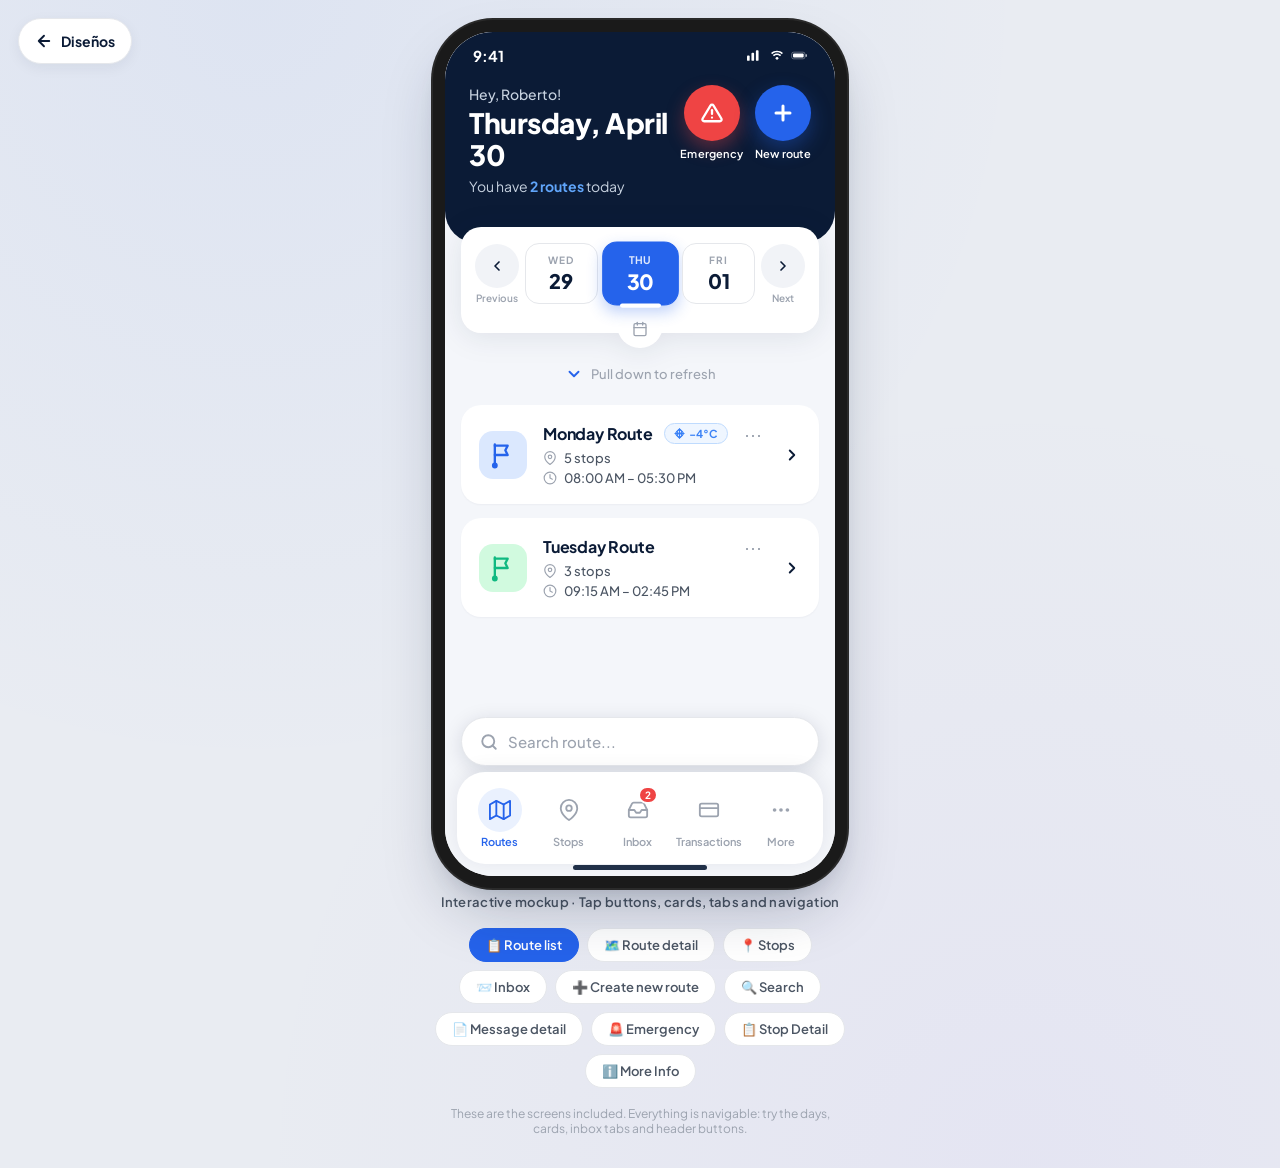
<file: mockup-rutas-v2.html>
<!DOCTYPE html>
<html lang="es">
<head>
<meta charset="UTF-8" />
<meta name="viewport" content="width=device-width, initial-scale=1.0" />
<title>Routes - Interactive Mockup</title>
<link rel="preconnect" href="https://fonts.googleapis.com">
<link rel="preconnect" href="https://fonts.gstatic.com" crossorigin>
<link href="https://fonts.googleapis.com/css2?family=Plus+Jakarta+Sans:wght@400;500;600;700;800&display=swap" rel="stylesheet">
<style>
  /* ================ DESIGN SYSTEM ================ */
  :root {
    /* Colores base */
    --bg-app: #F4F6FA;
    --bg-card: #FFFFFF;
    --bg-header: #0B1B36;
    --bg-header-2: #0E2247;

    /* Acento principal */
    --primary: #2563EB;
    --primary-dark: #1D4ED8;
    --primary-soft: #DBE8FE;
    --primary-softer: #EAF1FE;

    /* Acentos secundarios */
    --danger: #EF4444;
    --danger-soft: #FEE2E2;
    --danger-softer: #FEF2F2;

    --success: #10B981;
    --success-soft: #D1FADF;
    --success-softer: #ECFDF3;

    --warning: #F59E0B;
    --warning-soft: #FEF3C7;
    --warning-softer: #FFFBEB;

    --purple: #8B5CF6;
    --purple-soft: #EDE9FE;

    /* Texto */
    --text-primary: #0B1B36;
    --text-secondary: #4B5563;
    --text-muted: #9CA3AF;
    --text-on-dark: #FFFFFF;
    --text-on-dark-soft: #C7D2E0;

    /* Bordes y sombras */
    --border-light: #E5E7EB;
    --border-soft: #F1F3F7;
    --shadow-sm: 0 1px 2px rgba(11, 27, 54, 0.04);
    --shadow-md: 0 4px 14px rgba(11, 27, 54, 0.06);
    --shadow-lg: 0 8px 24px rgba(11, 27, 54, 0.08);
    --shadow-fab: 0 8px 20px rgba(37, 99, 235, 0.35);

    --radius-sm: 10px;
    --radius-md: 14px;
    --radius-lg: 20px;
    --radius-xl: 28px;
    --radius-full: 999px;
  }

  * { box-sizing: border-box; margin: 0; padding: 0; -webkit-tap-highlight-color: transparent; }

  html, body {
    font-family: 'Plus Jakarta Sans', -apple-system, BlinkMacSystemFont, sans-serif;
    background: #E9ECF2;
    color: var(--text-primary);
    min-height: 100vh;
    -webkit-font-smoothing: antialiased;
    -moz-osx-font-smoothing: grayscale;
  }

  /* ================ STAGE ================ */
  .stage {
    min-height: 100vh;
    display: flex;
    align-items: center;
    justify-content: center;
    padding: 32px 16px;
    background:
      radial-gradient(circle at 20% 0%, rgba(37, 99, 235, 0.06), transparent 50%),
      radial-gradient(circle at 80% 100%, rgba(139, 92, 246, 0.05), transparent 50%),
      #E9ECF2;
  }

  .back-to-designs {
    position: fixed;
    top: 18px;
    left: 18px;
    z-index: 10000;
    min-height: 46px;
    display: inline-flex;
    align-items: center;
    gap: 8px;
    padding: 0 16px;
    border: 1px solid var(--border-light);
    border-radius: var(--radius-full);
    background: #FFFFFF;
    color: var(--text-primary);
    box-shadow: var(--shadow-md);
    font-size: 14px;
    font-weight: 700;
    text-decoration: none;
    transition: transform 0.15s, border-color 0.15s;
  }
  .back-to-designs:hover { transform: translateX(-2px); border-color: var(--primary); }
  .back-to-designs:focus-visible { outline: 3px solid rgba(37, 99, 235, 0.3); outline-offset: 2px; }
  .back-to-designs svg { width: 18px; height: 18px; }

  @media (max-width: 600px) {
    .stage { padding-top: 92px; }
  }

  .device-wrap { display: flex; flex-direction: column; align-items: center; gap: 18px; }

  .device {
    width: 390px;
    height: 844px;
    background: var(--bg-app);
    border-radius: 48px;
    overflow: hidden;
    position: relative;
    box-shadow:
      0 0 0 12px #1a1a1a,
      0 0 0 14px #2a2a2a,
      0 30px 60px rgba(11, 27, 54, 0.25),
      0 12px 24px rgba(11, 27, 54, 0.18);
  }

  .device-label {
    font-size: 13px;
    font-weight: 600;
    color: var(--text-secondary);
    letter-spacing: 0.3px;
  }

  .screen {
    width: 100%;
    height: 100%;
    background: var(--bg-app);
    position: absolute;
    inset: 0;
    overflow: hidden;
    display: none;
    flex-direction: column;
    animation: screenEnterRight 0.32s cubic-bezier(.25,.8,.25,1);
  }
  .screen.from-left { animation: screenEnterLeft 0.32s cubic-bezier(.25,.8,.25,1); }
  .screen.active { display: flex; }

  @keyframes screenEnterRight {
    from { opacity: 0; transform: translateX(28px); }
    to   { opacity: 1; transform: translateX(0); }
  }
  @keyframes screenEnterLeft {
    from { opacity: 0; transform: translateX(-28px); }
    to   { opacity: 1; transform: translateX(0); }
  }
  @keyframes searchEnter {
    from { opacity: 0; }
    to   { opacity: 1; }
  }
  @keyframes searchExit {
    from { opacity: 1; }
    to   { opacity: 0; }
  }

  #screen-search.active {
    animation: searchEnter 0.45s ease;
    z-index: 5;
  }
  #screen-search.exiting {
    display: flex;
    animation: searchExit 0.35s ease forwards;
    z-index: 5;
  }

  /* ================ STATUS BAR ================ */
  .status-bar {
    display: flex;
    justify-content: space-between;
    align-items: center;
    padding: 14px 28px 6px;
    color: white;
    font-size: 15px;
    font-weight: 700;
    z-index: 10;
    flex-shrink: 0;
  }
  .status-bar.dark-text { color: var(--text-primary); }

  .status-icons { display: flex; align-items: center; gap: 6px; }
  .status-icons svg { width: 16px; height: 11px; }

  /* ================ HEADER OSCURO ================ */
  .dark-header-wrap {
    background: var(--bg-header);
    border-radius: 0 0 32px 32px;
    flex-shrink: 0;
  }

  .dark-header-wrap .status-bar {
    background: transparent;
  }

  .dark-header {
    background: transparent;
    color: white;
    padding: 0 24px 48px;
    border-radius: 0;
    position: relative;
    display: flex;
    align-items: flex-start;
    justify-content: space-between;
    gap: 12px;
  }

  .dark-header.with-status { padding-top: 0; }

  .header-text { flex: 1; min-width: 0; }

  .greeting { font-size: 14px; font-weight: 500; color: var(--text-on-dark-soft); margin-top: 14px; }

  .date-title {
    font-size: 28px;
    font-weight: 800;
    letter-spacing: -0.5px;
    line-height: 1.15;
    margin-top: 4px;
  }

  .subtitle { font-size: 14px; color: var(--text-on-dark-soft); margin-top: 6px; }
  .subtitle strong { color: #60A5FA; font-weight: 700; }

  .header-actions {
    display: flex;
    gap: 12px;
    align-items: flex-start;
    flex-shrink: 0;
    margin-top: 14px;
  }

  .header-action {
    display: flex;
    flex-direction: column;
    align-items: center;
    gap: 6px;
    cursor: pointer;
  }

  .header-action-btn {
    width: 56px; height: 56px;
    border-radius: 50%;
    display: flex; align-items: center; justify-content: center;
    transition: transform 0.15s, box-shadow 0.15s;
    border: none;
    cursor: pointer;
  }
  .header-action-btn:active { transform: scale(0.92); }

  .header-action-btn.primary {
    background: var(--primary);
    box-shadow: var(--shadow-fab);
  }
  .header-action-btn.danger {
    background: var(--danger);
    box-shadow: 0 8px 18px rgba(239, 68, 68, 0.35);
  }

.header-action-label {
    font-size: 11px;
    font-weight: 600;
    color: white;
    letter-spacing: 0.2px;
  }

  /* ================ DAY NAVIGATOR ================ */
  .day-nav-wrap {
    margin: -16px 16px 16px;
    background: white;
    border-radius: var(--radius-lg);
    padding: 16px 14px 0;
    filter: drop-shadow(0 4px 14px rgba(11, 27, 54, 0.09));
    display: flex;
    flex-direction: column;
    align-items: stretch;
    position: relative;
    z-index: 5;
    overflow: visible;
  }

  .day-nav-row {
    display: flex;
    align-items: center;
    justify-content: space-between;
    gap: 6px;
    padding-bottom: 14px;
  }

  .day-arrow {
    width: 44px; height: 44px;
    border-radius: 50%;
    background: #F1F3F7;
    border: none;
    display: flex; align-items: center; justify-content: center;
    cursor: pointer;
    flex-shrink: 0;
    transition: background 0.15s, transform 0.1s;
  }
  .day-arrow:active { transform: scale(0.92); background: var(--border-light); }
  .day-arrow svg { width: 16px; height: 16px; color: var(--text-primary); }

  .day-arrow-label {
    font-size: 10px;
    font-weight: 600;
    color: var(--text-muted);
    margin-top: 4px;
    text-align: center;
  }

  .day-arrow-wrap { display: flex; flex-direction: column; align-items: center; }

  .day-card {
    flex: 1;
    background: white;
    border: 1.5px solid var(--border-light);
    border-radius: var(--radius-md);
    padding: 10px 6px;
    text-align: center;
    cursor: pointer;
    position: relative;
    transition: all 0.2s;
  }

  .day-card.today {
    background: var(--primary);
    border-color: var(--primary);
    color: white;
    transform: scale(1.05);
    box-shadow: 0 6px 14px rgba(37, 99, 235, 0.3);
  }
  .day-card.today::after {
    content: '';
    position: absolute;
    bottom: -3px;
    left: 22%;
    right: 22%;
    height: 4px;
    background: white;
    border-radius: 2px;
  }

  .day-card-dow {
    font-size: 10px;
    font-weight: 700;
    color: var(--text-muted);
    letter-spacing: 1px;
    text-transform: uppercase;
  }
  .day-card.today .day-card-dow { color: rgba(255,255,255,0.85); }

  .day-card-num {
    font-size: 20px;
    font-weight: 800;
    margin-top: 2px;
    color: var(--text-primary);
  }
  .day-card.today .day-card-num { color: white; }

  /* ================ PULL TO REFRESH HINT ================ */
  .refresh-hint {
    display: flex;
    align-items: center;
    justify-content: center;
    gap: 8px;
    margin: 16px 0 8px;
    color: var(--text-muted);
    font-size: 13px;
    font-weight: 500;
  }
  .refresh-hint svg {
    width: 18px; height: 18px;
    color: var(--primary);
  }

  /* ================ SCROLLABLE CONTENT ================ */
  .scroll-area {
    flex: 1;
    overflow-y: auto;
    overflow-x: hidden;
    padding: 0 16px 170px;
    -webkit-overflow-scrolling: touch;
  }
  .scroll-area::-webkit-scrollbar { display: none; }

  /* ================ ROUTE CARDS ================ */
  .route-card {
    background: white;
    border-radius: var(--radius-lg);
    padding: 18px;
    margin-top: 14px;
    box-shadow: var(--shadow-sm);
    display: flex;
    align-items: center;
    gap: 16px;
    cursor: pointer;
    transition: transform 0.15s, box-shadow 0.15s;
  }
  .route-card:active { transform: scale(0.98); box-shadow: var(--shadow-md); }

  .route-icon {
    width: 48px; height: 48px;
    border-radius: 14px;
    display: flex; align-items: center; justify-content: center;
    flex-shrink: 0;
  }
  .route-icon.blue { background: var(--primary-soft); color: var(--primary); }
  .route-icon.green { background: var(--success-soft); color: var(--success); }
  .route-icon.orange { background: var(--warning-soft); color: var(--warning); }
  .route-icon.navy { background: rgba(11, 27, 54, 0.08); color: var(--bg-header); }

  .route-card-top { display: flex; align-items: flex-start; gap: 14px; }

  .route-body { flex: 1; min-width: 0; }
  .route-title-row {
    display: flex;
    align-items: center;
    justify-content: space-between;
    gap: 8px;
  }
  .route-title {
    font-size: 16px;
    font-weight: 700;
    color: var(--text-primary);
    letter-spacing: -0.2px;
  }
  .route-status {
    font-size: 11px; font-weight: 700;
    padding: 3px 9px;
    border-radius: 999px;
    flex-shrink: 0;
    white-space: nowrap;
  }
  .route-status.active  { background: #D1FADF; color: var(--success); }
  .route-status.pending { background: var(--warning-soft); color: var(--warning); }
  .route-status.done    { background: var(--primary-soft); color: var(--primary); }

  .route-more {
    color: var(--text-muted);
    font-size: 18px;
    letter-spacing: 1px;
    cursor: pointer;
    padding: 0 4px;
    line-height: 1;
    flex-shrink: 0;
  }

  .route-meta {
    display: flex;
    flex-direction: column;
    gap: 4px;
    margin-top: 6px;
  }
  .route-meta-item {
    display: flex;
    align-items: center;
    gap: 7px;
    color: var(--text-secondary);
    font-size: 13px;
    font-weight: 500;
  }
  .route-meta-item svg {
    width: 14px; height: 14px;
    color: var(--text-muted);
    flex-shrink: 0;
  }

  .route-progress-wrap {
    height: 5px;
    background: var(--border-soft);
    border-radius: 999px;
    overflow: hidden;
    margin-top: 14px;
  }
  .route-progress-fill {
    height: 100%;
    border-radius: 999px;
    transition: width 0.6s cubic-bezier(.25,.8,.25,1);
  }
  .route-progress-fill.green  { background: var(--success); }
  .route-progress-fill.blue   { background: var(--primary); }
  .route-progress-fill.orange { background: var(--warning); }

  .route-progress-info {
    display: flex;
    justify-content: space-between;
    margin-top: 6px;
    font-size: 11px;
    font-weight: 600;
    color: var(--text-muted);
  }
  .route-progress-pct { color: var(--text-secondary); }

  /* ================ EMERGENCY BANNER ================ */
  .emergency-banner {
    background: var(--danger-softer);
    border-radius: var(--radius-lg);
    padding: 18px;
    margin-top: 14px;
    display: flex;
    align-items: center;
    gap: 14px;
    cursor: pointer;
    transition: transform 0.15s;
    border: 1px solid #FECACA;
  }
  .emergency-banner:active { transform: scale(0.98); }

  .emergency-icon {
    width: 56px; height: 56px;
    border-radius: 50%;
    background: white;
    color: var(--danger);
    display: flex; align-items: center; justify-content: center;
    flex-shrink: 0;
    border: 1.5px solid #FECACA;
  }

  .emergency-body { flex: 1; }
  .emergency-title {
    font-size: 16px;
    font-weight: 700;
    color: var(--text-primary);
  }
  .emergency-text {
    font-size: 13px;
    color: var(--text-secondary);
    margin-top: 2px;
    line-height: 1.4;
  }

  .emergency-arrow {
    width: 36px; height: 36px;
    border-radius: 50%;
    background: var(--danger);
    color: white;
    display: flex; align-items: center; justify-content: center;
    flex-shrink: 0;
  }

  /* ================ NEW ROUTE PROMPT ================ */
  .new-route-prompt {
    background: white;
    border-radius: var(--radius-lg);
    padding: 18px;
    margin-top: 14px;
    display: flex;
    align-items: center;
    gap: 14px;
    cursor: pointer;
    box-shadow: var(--shadow-sm);
    transition: transform 0.15s;
  }
  .new-route-prompt:active { transform: scale(0.98); }

  .new-route-icon {
    width: 56px; height: 56px;
    border-radius: 50%;
    background: #F1F3F7;
    color: var(--primary);
    display: flex; align-items: center; justify-content: center;
    flex-shrink: 0;
  }

  .new-route-body { flex: 1; }
  .new-route-text { font-size: 14px; color: var(--text-secondary); font-weight: 500; }
  .new-route-cta {
    display: inline-flex;
    align-items: center;
    gap: 6px;
    color: var(--primary);
    font-weight: 700;
    font-size: 15px;
    margin-top: 2px;
  }

  /* ================ BOTTOM NAV ================ */
  .bottom-nav {
    position: absolute;
    left: 12px; right: 12px; bottom: 12px;
    background: white;
    border-radius: var(--radius-xl);
    box-shadow: 0 -2px 20px rgba(11, 27, 54, 0.08);
    padding: 10px 8px;
    display: flex;
    justify-content: space-around;
    align-items: center;
    z-index: 20;
  }

  .nav-item {
    flex: 1;
    display: flex;
    flex-direction: column;
    align-items: center;
    gap: 3px;
    padding: 6px 4px;
    cursor: pointer;
    color: var(--text-muted);
    transition: color 0.15s;
    position: relative;
  }
  .nav-item.active { color: var(--primary); }

  .nav-icon-wrap {
    width: 44px; height: 44px;
    display: flex; align-items: center; justify-content: center;
    border-radius: 50%;
    transition: background 0.2s;
    position: relative;
  }
  .nav-item.active .nav-icon-wrap {
    background: var(--primary-softer);
  }

  .nav-item svg { width: 22px; height: 22px; }

  .nav-label {
    font-size: 11px;
    font-weight: 600;
  }

  .nav-badge {
    position: absolute;
    top: -2px;
    right: 2px;
    background: var(--danger);
    color: white;
    font-size: 10px;
    font-weight: 700;
    min-width: 18px;
    height: 18px;
    border-radius: 9px;
    display: flex;
    align-items: center;
    justify-content: center;
    padding: 0 5px;
    border: 2px solid white;
  }

  .nav-item.active .nav-badge {
    background: var(--primary);
  }

  /* ================ INBOX SCREEN ================ */
  .inbox-header {
    background: transparent;
    color: white;
    padding: 0 24px 24px;
  }

  .inbox-title-row {
    display: flex;
    justify-content: space-between;
    align-items: flex-end;
    margin-top: 10px;
  }

  .inbox-title { font-size: 28px; font-weight: 800; letter-spacing: -0.5px; color: white; }
  .inbox-subtitle { font-size: 14px; color: var(--text-on-dark-soft); margin-top: 4px; }
  .inbox-subtitle strong { color: #60A5FA; font-weight: 700; }

  .filter-btn {
    width: 42px; height: 42px;
    border-radius: 50%;
    background: rgba(255,255,255,0.1);
    border: 1.5px solid rgba(255,255,255,0.18);
    display: flex; align-items: center; justify-content: center;
    color: white;
    cursor: pointer;
    transition: background 0.15s;
    flex-shrink: 0;
  }
  .filter-btn:active { background: rgba(255,255,255,0.2); }

  /* Tabs - pill style */
  .tabs {
    display: flex;
    gap: 6px;
    padding: 12px 16px;
    background: var(--bg-app);
    border-bottom: 1px solid var(--border-soft);
    flex-shrink: 0;
  }

  .tab {
    flex: 1;
    display: flex;
    align-items: center;
    justify-content: center;
    gap: 5px;
    padding: 8px 6px;
    border-radius: 10px;
    background: white;
    border: 1.5px solid var(--border-light);
    font-size: 11.5px;
    font-weight: 600;
    color: var(--text-secondary);
    cursor: pointer;
    white-space: nowrap;
    transition: all 0.15s;
    box-shadow: var(--shadow-sm);
  }
  .tab.active {
    background: var(--primary);
    border-color: var(--primary);
    color: white;
    box-shadow: 0 4px 10px rgba(37, 99, 235, 0.25);
  }

  .tab-count {
    font-size: 10px;
    font-weight: 700;
    padding: 1px 5px;
    border-radius: 999px;
    background: var(--border-light);
    color: var(--text-secondary);
    min-width: 16px;
    text-align: center;
    flex-shrink: 0;
  }
  .tab.active .tab-count {
    background: rgba(255,255,255,0.25);
    color: white;
  }

  /* Inbox messages */
  .message-card {
    background: white;
    border-radius: var(--radius-lg);
    padding: 14px 14px 14px 16px;
    margin-top: 10px;
    display: flex;
    gap: 12px;
    cursor: pointer;
    box-shadow: var(--shadow-sm);
    position: relative;
    overflow: hidden;
    transition: transform 0.15s;
  }
  .message-card:active { transform: scale(0.98); }
  .message-card.unread {
    border: 1.5px solid var(--primary);
    box-shadow: 0 0 0 3px rgba(37, 99, 235, 0.08), var(--shadow-sm);
  }
  .message-card.unread::after { display: none; }

  .msg-icon {
    width: 44px; height: 44px;
    border-radius: 12px;
    flex-shrink: 0;
    display: flex; align-items: center; justify-content: center;
    font-size: 13px;
    font-weight: 800;
    letter-spacing: 0.5px;
  }
  .msg-icon.danger { background: var(--danger-soft); color: var(--danger); }
  .msg-icon.blue { background: var(--primary-soft); color: var(--primary); }
  .msg-icon.green { background: var(--success-soft); color: var(--success); }
  .msg-icon.purple { background: var(--purple-soft); color: var(--purple); }
  .msg-icon.warning { background: var(--warning-soft); color: var(--warning); }
  .msg-icon.gray { background: #F1F3F7; color: var(--text-secondary); }

  .msg-action-pill {
    display: inline-flex;
    align-items: center;
    gap: 4px;
    margin-top: 6px;
    padding: 3px 8px;
    border-radius: var(--radius-full);
    background: var(--danger-soft);
    color: var(--danger);
    font-size: 11px;
    font-weight: 700;
  }

  .msg-body { flex: 1; min-width: 0; }
  .msg-header-row {
    display: flex;
    justify-content: space-between;
    align-items: center;
    gap: 8px;
    margin-bottom: 2px;
  }
  .msg-sender {
    font-size: 11px;
    font-weight: 700;
    text-transform: uppercase;
    letter-spacing: 0.5px;
    color: var(--text-muted);
  }
  .msg-title {
    font-size: 14px;
    font-weight: 600;
    color: var(--text-primary);
    line-height: 1.3;
    white-space: nowrap;
    overflow: hidden;
    text-overflow: ellipsis;
  }
  .message-card.unread .msg-title { font-weight: 700; }
  .msg-time {
    font-size: 11px;
    color: var(--text-muted);
    flex-shrink: 0;
    font-weight: 500;
  }
  .message-card.unread .msg-time { color: var(--primary); font-weight: 600; }
  .msg-text {
    font-size: 13px;
    color: var(--text-secondary);
    margin-top: 3px;
    line-height: 1.4;
    white-space: nowrap;
    overflow: hidden;
    text-overflow: ellipsis;
  }
  .msg-chevron { color: var(--text-muted); flex-shrink: 0; align-self: center; }

  /* ================ CREAR RUTA ================ */
  .form-header {
    background: transparent;
    color: white;
    padding: 0 20px 20px;
    display: flex;
    align-items: center;
    justify-content: space-between;
    gap: 12px;
  }

  .form-back {
    width: 40px; height: 40px;
    border-radius: 50%;
    background: rgba(255,255,255,0.1);
    border: none;
    color: white;
    display: flex; align-items: center; justify-content: center;
    cursor: pointer;
  }

  .form-title {
    flex: 1;
    text-align: center;
    font-size: 18px;
    font-weight: 700;
    letter-spacing: -0.2px;
  }

  .form-save {
    background: none;
    border: none;
    color: #60A5FA;
    font-weight: 700;
    font-size: 16px;
    cursor: pointer;
    padding: 8px;
  }

  /* Stepper */
  .stepper {
    background: white;
    padding: 18px 20px;
    display: flex;
    align-items: center;
    gap: 10px;
    border-bottom: 1px solid var(--border-soft);
  }
  .step {
    display: flex;
    align-items: center;
    gap: 10px;
    flex-shrink: 0;
  }
  .step-num {
    width: 30px; height: 30px;
    border-radius: 50%;
    display: flex; align-items: center; justify-content: center;
    font-weight: 700;
    font-size: 14px;
    background: #E5E7EB;
    color: white;
    flex-shrink: 0;
  }
  .step.active .step-num {
    background: var(--primary);
  }
  .step-label {
    font-size: 13px;
    font-weight: 600;
    color: var(--text-muted);
  }
  .step.active .step-label { color: var(--text-primary); }
  .step-line {
    flex: 1;
    height: 3px;
    background: var(--border-light);
    border-radius: 2px;
    margin: 0 4px;
  }
  .step-line.filled { background: var(--primary); }

  /* Form body */
  .form-body {
    flex: 1;
    overflow-y: auto;
    padding: 24px 20px 130px;
  }
  .form-body::-webkit-scrollbar { display: none; }

  .field-group { margin-bottom: 22px; }
  .field-label {
    display: block;
    font-size: 15px;
    font-weight: 700;
    color: var(--text-primary);
    margin-bottom: 10px;
  }
  .field-label .required { color: var(--danger); }

  .field-input-wrap {
    display: flex;
    align-items: center;
    gap: 12px;
    background: white;
    border: 1.5px solid var(--border-light);
    border-radius: var(--radius-md);
    padding: 12px 14px;
    transition: border-color 0.15s, box-shadow 0.15s;
  }
  .field-input-wrap:focus-within {
    border-color: var(--primary);
    box-shadow: 0 0 0 3px rgba(37, 99, 235, 0.1);
  }

  .field-icon {
    width: 40px; height: 40px;
    border-radius: 10px;
    background: var(--primary-softer);
    color: var(--primary);
    display: flex; align-items: center; justify-content: center;
    flex-shrink: 0;
  }

  .field-input {
    flex: 1;
    border: none;
    outline: none;
    font-size: 16px;
    font-family: inherit;
    color: var(--text-primary);
    background: transparent;
    min-width: 0;
  }
  .field-input::placeholder { color: var(--text-muted); }

  .field-help {
    font-size: 13px;
    color: var(--text-secondary);
    margin-top: 8px;
    margin-left: 2px;
  }

  .field-readonly {
    flex: 1;
    font-size: 16px;
    color: var(--text-primary);
    font-weight: 600;
  }

  .field-chevron { color: var(--text-muted); flex-shrink: 0; }

  .save-section {
    margin-top: 8px;
  }

  .save-section .primary-btn {
    border-radius: 8px;
  }

  .primary-btn {
    width: 100%;
    background: var(--primary);
    color: white;
    border: none;
    border-radius: var(--radius-full);
    padding: 18px 24px;
    font-size: 16px;
    font-weight: 700;
    cursor: pointer;
    display: flex;
    align-items: center;
    justify-content: center;
    gap: 10px;
    box-shadow: 0 6px 16px rgba(37, 99, 235, 0.3);
    transition: transform 0.1s, box-shadow 0.15s;
    font-family: inherit;
  }
  .primary-btn:active {
    transform: scale(0.98);
    box-shadow: 0 3px 10px rgba(37, 99, 235, 0.3);
  }

  .pagination-dots {
    display: flex;
    justify-content: center;
    gap: 8px;
    margin-top: 16px;
  }
  .dot {
    width: 8px; height: 8px;
    border-radius: 50%;
    background: var(--border-light);
  }
  .dot.active { background: var(--primary); width: 22px; border-radius: 4px; }

  /* ================ SEARCH PILL ================ */
  .search-pill {
    position: absolute;
    bottom: 110px;
    left: 16px;
    right: 16px;
    background: white;
    border-radius: var(--radius-full);
    padding: 14px 18px;
    display: flex;
    align-items: center;
    gap: 10px;
    box-shadow: 0 4px 20px rgba(11, 27, 54, 0.13);
    border: 1.5px solid var(--border-light);
    z-index: 15;
    cursor: pointer;
    transition: box-shadow 0.15s, transform 0.1s, opacity 0.25s ease;
  }
  .search-pill:active {
    transform: scale(0.98);
    box-shadow: 0 2px 10px rgba(11, 27, 54, 0.1);
  }
  .search-pill-icon { color: var(--text-muted); display: flex; align-items: center; flex-shrink: 0; }
  .search-pill-text { flex: 1; font-size: 15px; color: var(--text-muted); font-weight: 500; }
  .search-pill-kbd {
    background: var(--bg-app);
    border: 1px solid var(--border-light);
    border-radius: 6px;
    padding: 3px 8px;
    font-size: 12px;
    font-weight: 600;
    color: var(--text-muted);
    flex-shrink: 0;
  }

  /* ================ HOME INDICATOR ================ */
  .home-indicator {
    position: absolute;
    bottom: 6px;
    left: 50%;
    transform: translateX(-50%);
    width: 134px;
    height: 5px;
    background: rgba(11, 27, 54, 0.9);
    border-radius: 999px;
    z-index: 100;
  }

  /* ================ INBOX DETAIL ================ */
  .detail-sender-row {
    display: flex;
    flex-direction: row;
    align-items: center;
    gap: 14px;
    padding: 20px 20px 0;
  }
  .detail-avatar {
    width: 48px; height: 48px;
    border-radius: 14px;
    display: flex; align-items: center; justify-content: center;
    font-size: 15px; font-weight: 800;
    flex-shrink: 0;
  }
  .detail-avatar.danger { background: var(--danger-soft); color: var(--danger); }
  .detail-avatar.purple { background: var(--purple-soft); color: var(--purple); }
  .detail-avatar.gray   { background: #CBD5E1; color: #334155; }

  .detail-sender-info { min-width: 0; }
  .detail-sender-name { font-size: 16px; font-weight: 800; color: var(--text-primary); }
  .detail-sender-meta { font-size: 12px; font-weight: 500; color: #6B7280; margin-top: 3px; }

  .detail-title {
    font-size: 20px; font-weight: 800;
    color: var(--text-primary);
    letter-spacing: -0.3px;
    line-height: 1.25;
    padding: 18px 20px 0;
  }

  .detail-body {
    font-size: 14px; line-height: 1.65;
    color: #374151;
    padding: 14px 20px 0;
  }

  .detail-divider {
    height: 1px;
    background: var(--border-soft);
    margin: 20px 20px 0;
  }

  .detail-section-label {
    font-size: 11px; font-weight: 700;
    text-transform: uppercase; letter-spacing: 0.8px;
    color: var(--text-muted);
    padding: 18px 20px 10px;
  }

  /* Attachments grid */
  .attach-section {
    padding: 18px 20px 0;
  }
  .attach-section-label {
    font-size: 12px; font-weight: 700; color: #6B7280;
    text-transform: uppercase; letter-spacing: 0.6px;
    margin-bottom: 12px;
  }
  .attach-grid {
    display: grid;
    grid-template-columns: repeat(3, 1fr);
    gap: 10px;
  }
  .attach-tile {
    background: white;
    border-radius: 14px;
    border: 1.5px solid var(--border-light);
    box-shadow: var(--shadow-sm);
    padding: 16px 8px 13px;
    display: flex; flex-direction: column; align-items: center; gap: 9px;
    cursor: pointer;
    transition: transform 0.1s;
  }
  .attach-tile:active { transform: scale(0.95); }
  .attach-tile-icon {
    width: 52px; height: 52px;
    border-radius: 16px;
    display: flex; align-items: center; justify-content: center;
    flex-shrink: 0;
  }
  .attach-img-preview {
    width: 100%; height: 175px;
    border-radius: 14px;
    background: linear-gradient(135deg, #CBD5E1 0%, #E2E8F0 100%);
    border: 1.5px solid var(--border-light);
    display: flex; flex-direction: column; align-items: center; justify-content: center; gap: 8px;
    cursor: pointer; position: relative; overflow: hidden;
    margin-bottom: 10px;
    transition: transform 0.1s;
  }
  .attach-img-preview:active { transform: scale(0.98); }
  .attach-img-preview-label {
    font-size: 11.5px; font-weight: 700; color: #475569;
    background: rgba(255,255,255,0.75); border-radius: 20px;
    padding: 4px 12px; backdrop-filter: blur(4px);
  }
  .attach-tile-icon.img  { background: linear-gradient(135deg,#CBD5E1,#E2E8F0); color: #94A3B8; }
  .attach-tile-icon.pdf  { background: #FEF2F2; color: #EF4444; }
  .attach-tile-icon.xlsx { background: #F0FDF4; color: #22C55E; }
  .attach-tile-name {
    font-size: 11px; font-weight: 700; color: var(--text-primary);
    text-align: center; line-height: 1.35;
    display: -webkit-box; -webkit-line-clamp: 2; line-clamp: 2; -webkit-box-orient: vertical;
    overflow: hidden; word-break: break-all;
    width: 100%;
  }
  .attach-tile-meta {
    font-size: 10px; color: #6B7280; font-weight: 500;
    text-align: center; font-weight: 500;
  }

  .ack-card {
    margin: 8px 20px 0;
    background: var(--danger-softer);
    border: 1.5px solid var(--danger-soft);
    border-radius: var(--radius-md);
    padding: 16px;
    display: flex; flex-direction: column; gap: 10px;
  }
  .ack-card-text { font-size: 13px; color: var(--danger); font-weight: 600; line-height: 1.45; }
  .ack-btn {
    width: 100%;
    background: var(--danger);
    color: white;
    border: none;
    border-radius: 10px;
    padding: 14px;
    font-size: 14px; font-weight: 700;
    font-family: inherit;
    cursor: pointer;
    display: flex; align-items: center; justify-content: center; gap: 8px;
    box-shadow: 0 4px 12px rgba(239, 68, 68, 0.3);
    transition: transform 0.1s, box-shadow 0.15s;
  }
  .ack-btn:active { transform: scale(0.98); box-shadow: 0 2px 6px rgba(239, 68, 68, 0.3); }
  .ack-btn.done {
    background: var(--success);
    box-shadow: 0 4px 12px rgba(16, 185, 129, 0.3);
  }

  /* ================ EMERGENCY SCREEN ================ */
  .emrg-filter-row {
    display: flex; gap: 8px; padding: 12px 16px;
    background: var(--bg-app);
    border-bottom: 1px solid var(--border-soft);
    flex-shrink: 0; overflow-x: auto;
  }
  .emrg-filter-row::-webkit-scrollbar { display: none; }

  .type-dot {
    width: 8px; height: 8px; border-radius: 50%; flex-shrink: 0;
  }
  .type-dot.shop    { background: var(--danger); }
  .type-dot.trailer { background: var(--primary); }
  .type-dot.both    { background: #F97316; }

  /* Map */
  .map-wrap {
    flex: 1; position: relative; overflow: hidden;
    background: #E8EEE0;
  }
  .map-bg {
    position: absolute; inset: 0;
  }
  .map-road-h {
    position: absolute; left: 0; right: 0;
    background: white; border-top: 1px solid #D1D5DB; border-bottom: 1px solid #D1D5DB;
  }
  .map-road-v {
    position: absolute; top: 0; bottom: 0;
    background: white; border-left: 1px solid #D1D5DB; border-right: 1px solid #D1D5DB;
  }
  .map-block {
    position: absolute; background: #DAE5D0; border-radius: 2px;
  }
  .map-water {
    position: absolute; background: #AECDE0;
  }

  /* Pins */
  .map-pin {
    position: absolute;
    transform: translate(-50%, -100%);
    cursor: pointer;
    display: flex; flex-direction: column; align-items: center; gap: 4px;
    transition: filter 0.15s;
    z-index: 2;
  }
  .map-pin:active { filter: brightness(0.85); }
  .map-pin.hidden { display: none; }
  .map-pin svg { filter: drop-shadow(0 3px 6px rgba(0,0,0,0.25)); }
  .map-pin-label {
    background: white; border-radius: 6px; padding: 2px 7px;
    font-size: 9.5px; font-weight: 700; color: var(--text-primary);
    box-shadow: 0 2px 6px rgba(0,0,0,0.12); white-space: nowrap;
  }

  /* My location */
  .map-me {
    position: absolute; transform: translate(-50%,-50%);
    width: 14px; height: 14px;
    background: var(--primary); border: 2.5px solid white; border-radius: 50%;
    box-shadow: 0 0 0 6px rgba(37,99,235,0.18);
    z-index: 3;
  }

  /* Legend */
  .map-legend {
    position: absolute; bottom: 16px; left: 16px;
    background: white; border-radius: 12px; padding: 10px 14px;
    box-shadow: 0 4px 16px rgba(0,0,0,0.13);
    display: flex; flex-direction: column; gap: 7px; z-index: 4;
  }
  .legend-item {
    display: flex; align-items: center; gap: 8px;
    font-size: 11px; font-weight: 600; color: var(--text-primary);
  }
  .legend-dot {
    width: 11px; height: 11px; border-radius: 50%; flex-shrink: 0;
  }

  /* Detail bottom sheet */
  .location-sheet {
    position: absolute; bottom: 0; left: 0; right: 0;
    background: white; border-radius: 24px 24px 0 0;
    box-shadow: 0 -8px 32px rgba(0,0,0,0.13);
    transform: translateY(100%);
    transition: transform 0.35s cubic-bezier(0.34,1.4,0.64,1);
    z-index: 5; padding-bottom: 12px;
  }
  .location-sheet.open { transform: translateY(0); }
  .sheet-handle {
    width: 36px; height: 4px; background: #E2E8F0;
    border-radius: 2px; margin: 10px auto 12px;
  }
  .sheet-inner { padding: 0 20px; }
  .sheet-badge {
    display: inline-flex; align-items: center; gap: 5px;
    border-radius: 20px; padding: 4px 10px;
    font-size: 11px; font-weight: 700;
  }
  .sheet-badge.shop    { background: #FEF2F2; color: var(--danger); }
  .sheet-badge.trailer { background: #EFF6FF; color: var(--primary); }
  .sheet-badge.both    { background: #FFF7ED; color: #F97316; }
  .sheet-name    { font-size: 17px; font-weight: 800; color: var(--text-primary); flex: 1; }
  .sheet-address { font-size: 12.5px; color: #6B7280; margin-top: 3px; line-height: 1.4; }
  .sheet-detail-label { font-size: 12px; font-weight: 700; color: var(--text-primary); }
  .sheet-detail-value { font-size: 13px; color: #6B7280; margin-top: 2px; }
  .sheet-actions { display: flex; gap: 10px; margin-top: 12px; }
  .sheet-btn {
    flex: 1; display: flex; align-items: center; justify-content: center; gap: 8px;
    padding: 11px; border-radius: 12px; font-size: 14px; font-weight: 700;
    border: none; cursor: pointer; transition: transform 0.1s;
  }
  .sheet-btn:active { transform: scale(0.97); }
  .sheet-btn.call     { background: var(--success-soft); color: var(--success); }
  .sheet-btn.navigate { background: var(--primary); color: white; box-shadow: 0 4px 12px rgba(37,99,235,0.3); }

  /* Nav apps picker */
  .nav-overlay {
    position: absolute; inset: 0; background: rgba(0,0,0,0.4);
    display: flex; align-items: flex-end;
    opacity: 0; pointer-events: none;
    transition: opacity 0.25s; z-index: 10;
  }
  .nav-overlay.open { opacity: 1; pointer-events: all; }
  .nav-apps-sheet {
    background: white; border-radius: 24px 24px 0 0; width: 100%; padding-bottom: 24px;
  }
  .nav-apps-title {
    font-size: 13px; font-weight: 700; color: #6B7280; text-align: center;
    padding: 16px 20px 12px; border-bottom: 1px solid var(--border-soft);
  }
  .nav-app-item {
    display: flex; align-items: center; gap: 14px; padding: 13px 20px; cursor: pointer;
    transition: background 0.1s;
  }
  .nav-app-item:active { background: var(--bg-app); }
  .nav-app-icon {
    width: 44px; height: 44px; border-radius: 12px;
    display: flex; align-items: center; justify-content: center;
    font-size: 22px; flex-shrink: 0;
  }
  .nav-app-name  { font-size: 15px; font-weight: 700; color: var(--text-primary); }
  .nav-app-sub   { font-size: 12px; color: #6B7280; margin-top: 1px; }
  .nav-cancel-btn {
    margin: 6px 16px 0; width: calc(100% - 32px); padding: 14px;
    background: var(--bg-app); border: none; border-radius: 12px;
    font-size: 15px; font-weight: 700; color: var(--text-primary); cursor: pointer;
  }

  /* Emergency dialog */
  .emrg-dialog-overlay {
    position: absolute; inset: 0;
    background: rgba(11,27,54,0.55);
    backdrop-filter: blur(3px);
    display: flex; align-items: center; justify-content: center;
    padding: 24px;
    opacity: 0; pointer-events: none;
    transition: opacity 0.25s;
    z-index: 20;
  }
  .emrg-dialog-overlay.open { opacity: 1; pointer-events: all; }
  .emrg-dialog {
    background: white; border-radius: 24px;
    width: 100%; padding: 28px 22px 20px;
    box-shadow: 0 20px 60px rgba(11,27,54,0.25);
    transform: scale(0.93) translateY(8px);
    transition: transform 0.25s cubic-bezier(0.34,1.4,0.64,1);
  }
  .emrg-dialog-overlay.open .emrg-dialog { transform: scale(1) translateY(0); }
  .emrg-dialog-icon {
    width: 56px; height: 56px; border-radius: 50%;
    background: var(--danger-soft); color: var(--danger);
    display: flex; align-items: center; justify-content: center;
    margin: 0 auto 14px;
  }
  .emrg-dialog-title {
    font-size: 19px; font-weight: 800; color: var(--text-primary);
    text-align: center; letter-spacing: -0.3px;
  }
  .emrg-dialog-sub {
    font-size: 13px; color: #6B7280; text-align: center;
    margin-top: 6px; line-height: 1.5;
  }
  .emrg-textarea {
    width: 100%; margin-top: 16px;
    border: 1.5px solid var(--border-light);
    border-radius: 12px; padding: 12px 14px;
    font-size: 13px; font-family: inherit;
    color: var(--text-primary); resize: none;
    outline: none; background: var(--bg-app);
    box-sizing: border-box; line-height: 1.5;
    transition: border-color 0.15s, box-shadow 0.15s;
  }
  .emrg-textarea:focus {
    border-color: var(--danger);
    box-shadow: 0 0 0 3px rgba(239,68,68,0.1);
  }
  .emrg-dialog-actions {
    display: flex; gap: 10px; margin-top: 16px;
  }
  .emrg-cancel-btn {
    flex: 1; padding: 13px; border-radius: 12px;
    background: var(--bg-app); border: 1.5px solid var(--border-light);
    font-size: 14px; font-weight: 700; color: var(--text-secondary);
    cursor: pointer; transition: background 0.15s;
  }
  .emrg-cancel-btn:active { background: #E5E7EB; }
  .emrg-notify-btn {
    flex: 1.4; padding: 13px; border-radius: 12px;
    background: var(--danger); border: none; color: white;
    font-size: 14px; font-weight: 700;
    display: flex; align-items: center; justify-content: center; gap: 7px;
    cursor: pointer; box-shadow: 0 4px 14px rgba(239,68,68,0.35);
    transition: transform 0.1s, box-shadow 0.1s;
  }
  .emrg-notify-btn:active { transform: scale(0.97); box-shadow: 0 2px 6px rgba(239,68,68,0.25); }

  /* ================ SEARCH SCREEN ================ */
  .search-header {
    display: flex;
    align-items: center;
    gap: 10px;
    padding: 0 16px 20px;
  }

  .search-input-dark {
    flex: 1;
    display: flex;
    align-items: center;
    gap: 10px;
    background: rgba(255, 255, 255, 0.12);
    border: 1.5px solid rgba(255, 255, 255, 0.18);
    border-radius: var(--radius-full);
    padding: 11px 16px;
  }
  .search-input-dark svg { color: rgba(255,255,255,0.6); flex-shrink: 0; }
  .search-input-dark input {
    flex: 1;
    background: transparent;
    border: none;
    outline: none;
    font-size: 15px;
    font-weight: 500;
    color: white;
    font-family: inherit;
    min-width: 0;
  }
  .search-input-dark input::placeholder { color: rgba(255,255,255,0.45); }

  .search-cancel-btn {
    background: none;
    border: none;
    color: #60A5FA;
    font-size: 15px;
    font-weight: 600;
    font-family: inherit;
    cursor: pointer;
    padding: 8px 0 8px 4px;
    flex-shrink: 0;
  }

  .filter-chips-row {
    display: flex;
    gap: 8px;
    padding: 16px 16px 4px;
    overflow-x: auto;
  }
  .filter-chips-row::-webkit-scrollbar { display: none; }

  .fchip {
    display: flex;
    align-items: center;
    gap: 5px;
    background: white;
    border: 1.5px solid var(--border-light);
    border-radius: 10px;
    padding: 8px 12px;
    font-size: 11.5px;
    font-weight: 600;
    color: var(--text-secondary);
    white-space: nowrap;
    cursor: pointer;
    flex-shrink: 0;
    transition: all 0.15s;
    box-shadow: var(--shadow-sm);
  }
  .fchip.active {
    background: var(--primary);
    border-color: var(--primary);
    color: white;
    box-shadow: 0 4px 10px rgba(37, 99, 235, 0.25);
  }
  .fchip svg { width: 13px; height: 13px; }

  .search-section { padding: 20px 16px 0; }
  .search-section-label {
    font-size: 12px;
    font-weight: 700;
    color: var(--text-muted);
    letter-spacing: 0.8px;
    text-transform: uppercase;
    margin-bottom: 12px;
  }

  .recent-item {
    display: flex;
    align-items: center;
    gap: 12px;
    padding: 12px 0;
    border-bottom: 1px solid var(--border-soft);
    cursor: pointer;
  }
  .recent-item:last-child { border-bottom: none; }
  .recent-icon {
    width: 36px; height: 36px;
    border-radius: 10px;
    background: var(--bg-app);
    display: flex; align-items: center; justify-content: center;
    color: var(--text-muted);
    flex-shrink: 0;
  }
  .recent-text { flex: 1; font-size: 15px; font-weight: 600; color: var(--text-primary); }
  .recent-remove {
    color: var(--text-muted);
    display: flex; align-items: center;
    padding: 4px;
  }

  .search-result-card {
    background: white;
    border-radius: var(--radius-lg);
    padding: 14px 16px;
    margin-bottom: 10px;
    display: flex;
    align-items: center;
    gap: 14px;
    box-shadow: var(--shadow-sm);
    cursor: pointer;
    transition: transform 0.15s;
  }
  .search-result-card:active { transform: scale(0.98); }
  .search-result-body { flex: 1; min-width: 0; }
  .search-result-title { font-size: 15px; font-weight: 700; color: var(--text-primary); }
  .search-result-sub { font-size: 13px; color: var(--text-secondary); margin-top: 2px; }

  /* ================ TOAST ================ */
  .toast {
    position: absolute;
    top: 100px;
    left: 50%;
    transform: translateX(-50%) translateY(-150%);
    background: var(--text-primary);
    color: white;
    padding: 12px 20px;
    border-radius: var(--radius-full);
    font-size: 14px;
    font-weight: 600;
    box-shadow: var(--shadow-lg);
    z-index: 200;
    opacity: 0;
    transition: all 0.3s cubic-bezier(.2,.8,.2,1);
    white-space: nowrap;
  }
  .toast.show {
    transform: translateX(-50%) translateY(0);
    opacity: 1;
  }

  /* ================ CALENDAR ================ */
  .cal-bump {
    align-self: center;
    margin-bottom: -15px;
    width: 46px;
    background: white;
    border-radius: 0 0 23px 23px;
    border: none;
    display: flex;
    align-items: center;
    justify-content: center;
    padding: 2px 0 10px;
    cursor: pointer;
    color: var(--text-muted);
    transition: color 0.2s;
  }
  .cal-bump.active { color: var(--primary); }
  .cal-bump svg { width: 16px; height: 18px; }

  .cal-panel {
    background: white;
    margin: 0 16px;
    border-radius: var(--radius-lg);
    overflow: hidden;
    max-height: 0;
    transition: max-height 0.38s cubic-bezier(.2,.8,.2,1), margin-top 0.3s;
    box-shadow: var(--shadow-md);
  }
  .cal-panel.open {
    max-height: 228px;
    margin-top: 6px;
  }

  .cal-head {
    display: flex;
    align-items: center;
    justify-content: space-between;
    padding: 7px 12px 4px;
  }
  .cal-month-lbl {
    font-size: 12px; font-weight: 700;
    color: var(--text-primary);
    text-transform: capitalize;
  }
  .cal-nav {
    width: 22px; height: 22px;
    border-radius: 50%;
    background: var(--bg-app);
    border: none;
    display: flex; align-items: center; justify-content: center;
    cursor: pointer;
    color: var(--text-primary);
    transition: background 0.15s;
  }
  .cal-nav:active { background: var(--border-light); }
  .cal-nav svg { width: 10px; height: 10px; }

  .cal-dow-row {
    display: grid;
    grid-template-columns: repeat(7, 1fr);
    padding: 0 6px;
    margin-bottom: 0;
  }
  .cal-dow {
    text-align: center;
    font-size: 8px; font-weight: 700;
    color: var(--text-muted);
    letter-spacing: 0.3px;
    padding: 1px 0;
  }

  .cal-grid {
    display: grid;
    grid-template-columns: repeat(7, 1fr);
    padding: 0 6px 6px;
    gap: 1px;
  }
  .cal-day {
    width: 28px; height: 28px;
    justify-self: center;
    display: flex; align-items: center; justify-content: center;
    border-radius: 50%;
    font-size: 10px; font-weight: 600;
    cursor: pointer;
    color: var(--text-primary);
    transition: background 0.15s, color 0.15s;
  }
  .cal-day:hover:not(.other-month) { background: var(--primary-softer); color: var(--primary); }
  .cal-day.other-month { color: var(--text-muted); opacity: 0.35; cursor: default; }
  .cal-day.is-today { background: var(--primary-softer); color: var(--primary); font-weight: 800; }
  .cal-day.selected { background: var(--primary); color: white; font-weight: 800; }
  .cal-day.selected.is-today { background: var(--primary); }

  /* ================ FORM CALENDAR PANEL ================ */
  .form-cal-panel {
    background: white;
    border: 1.5px solid var(--border-light);
    border-radius: var(--radius-md);
    overflow: hidden;
    max-height: 0;
    opacity: 0;
    margin-top: 0;
    transition: max-height 0.35s cubic-bezier(.2,.8,.2,1), opacity 0.25s, margin-top 0.3s, border-color 0.2s;
  }
  .form-cal-panel.open {
    max-height: 228px;
    opacity: 1;
    margin-top: 8px;
    border-color: var(--primary);
  }

  /* ================ NAV BUTTONS (DEMO) ================ */
  .demo-nav {
    display: flex;
    gap: 8px;
    flex-wrap: wrap;
    justify-content: center;
    max-width: 420px;
  }
  .demo-btn {
    background: white;
    border: 1.5px solid var(--border-light);
    border-radius: 999px;
    padding: 8px 16px;
    font-size: 13px;
    font-weight: 600;
    color: var(--text-secondary);
    cursor: pointer;
    font-family: inherit;
    transition: all 0.15s;
  }
  .demo-btn:hover {
    border-color: var(--primary);
    color: var(--primary);
  }
  .demo-btn.active {
    background: var(--primary);
    border-color: var(--primary);
    color: white;
  }

  /* Hint line */
  .hint-line {
    text-align: center;
    color: var(--text-muted);
    font-size: 12px;
    max-width: 380px;
  }

  /* ================ WEATHER CHIP ================ */
  .weather-chip {
    display: inline-flex; align-items: center; gap: 4px;
    background: #EFF6FF; color: #3B82F6;
    border: 1px solid #BFDBFE;
    border-radius: 999px; padding: 3px 9px;
    font-size: 11px; font-weight: 700;
    cursor: pointer; transition: background 0.15s, transform 0.1s;
    flex-shrink: 0;
  }
  .weather-chip:active { background: #DBEAFE; transform: scale(0.95); }

  /* ================ RUTA DUPLICADA — CONFLICT DIALOG ================ */
  .dup-dialog-overlay {
    position: absolute; inset: 0;
    background: rgba(11,27,54,0.52);
    backdrop-filter: blur(3px);
    display: flex; align-items: center; justify-content: center;
    padding: 24px;
    opacity: 0; pointer-events: none;
    transition: opacity 0.25s;
    z-index: 20;
  }
  .dup-dialog-overlay.open { opacity: 1; pointer-events: all; }

  .dup-dialog {
    background: white; border-radius: 24px;
    width: 100%; padding: 28px 20px 20px;
    box-shadow: 0 20px 60px rgba(11,27,54,0.22);
    transform: scale(0.93) translateY(8px);
    transition: transform 0.28s cubic-bezier(0.34,1.4,0.64,1);
  }
  .dup-dialog-overlay.open .dup-dialog { transform: scale(1) translateY(0); }

  .dup-dialog-icon {
    width: 58px; height: 58px; border-radius: 50%;
    background: var(--warning-soft); color: var(--warning);
    display: flex; align-items: center; justify-content: center;
    margin: 0 auto 14px; position: relative;
  }
  .dup-dialog-icon::after {
    content: ''; position: absolute; inset: -5px;
    border-radius: 50%; border: 2px solid var(--warning);
    opacity: 0; animation: warnPulse 2.2s ease-out infinite;
  }
  @keyframes warnPulse {
    0%   { transform: scale(1); opacity: 0.55; }
    100% { transform: scale(1.45); opacity: 0; }
  }

  .dup-dialog-title {
    font-size: 19px; font-weight: 800; color: var(--text-primary);
    text-align: center; letter-spacing: -0.3px;
  }
  .dup-dialog-sub {
    font-size: 13px; color: #6B7280; text-align: center;
    margin-top: 6px; line-height: 1.5;
  }

  .dup-conflict-card {
    margin-top: 16px;
    background: var(--warning-softer);
    border: 1.5px solid rgba(245,158,11,0.22);
    border-radius: 16px; padding: 13px 14px;
    display: flex; align-items: center; gap: 12px;
  }
  .dup-conflict-icon {
    width: 40px; height: 40px; border-radius: 12px;
    background: var(--warning-soft); color: var(--warning);
    display: flex; align-items: center; justify-content: center;
    flex-shrink: 0;
  }
  .dup-conflict-info { flex: 1; min-width: 0; }
  .dup-conflict-name { font-size: 14px; font-weight: 800; color: var(--text-primary); }
  .dup-conflict-meta { font-size: 12px; color: var(--text-secondary); margin-top: 3px; }

  .dup-dialog-actions { display: flex; gap: 10px; margin-top: 16px; }
  .dup-edit-btn {
    flex: 1; padding: 13px; border-radius: 12px;
    background: var(--bg-app); border: 1.5px solid var(--border-light);
    font-size: 14px; font-weight: 700; color: var(--text-secondary);
    cursor: pointer; transition: background 0.15s; font-family: inherit;
  }
  .dup-edit-btn:active { background: #E5E7EB; }
  .dup-view-btn {
    flex: 1.35; padding: 13px; border-radius: 12px;
    background: var(--warning); border: none; color: white;
    font-size: 14px; font-weight: 700;
    display: flex; align-items: center; justify-content: center; gap: 7px;
    cursor: pointer; font-family: inherit;
    box-shadow: 0 4px 14px rgba(245,158,11,0.38);
    transition: transform 0.1s, box-shadow 0.1s;
  }
  .dup-view-btn:active { transform: scale(0.97); box-shadow: 0 2px 6px rgba(245,158,11,0.22); }

  /* ================ WINTER AHEAD OVERLAY ================ */
  .winter-overlay {
    position: absolute; inset: 0;
    background: rgba(11,27,54,0.55);
    backdrop-filter: blur(3px);
    display: flex; align-items: center; justify-content: center;
    padding: 24px;
    opacity: 0; pointer-events: none;
    transition: opacity 0.25s;
    z-index: 35;
    overflow: hidden;
  }
  .winter-overlay.open {
    opacity: 1; pointer-events: all;
  }

  /* Snow particles — flotan sobre el overlay, detrás del card */
  .snow-layer {
    position: absolute; inset: 0; pointer-events: none; overflow: hidden; z-index: 0;
  }
  .snow-layer span {
    position: absolute; top: -10px; border-radius: 50%;
    background: rgba(255,255,255,0.65);
    animation: snowFall linear infinite;
  }
  @keyframes snowFall {
    0%   { transform: translateY(0) rotate(0deg); opacity: 0.8; }
    100% { transform: translateY(920px) rotate(540deg); opacity: 0; }
  }

  /* Card — mismo esqueleto que emrg-dialog */
  .winter-card {
    background: white;
    border-radius: 24px;
    width: 100%; padding: 28px 22px 20px;
    box-shadow: 0 20px 60px rgba(11,27,54,0.25);
    transform: scale(0.93) translateY(8px);
    transition: transform 0.25s cubic-bezier(0.34,1.4,0.64,1);
    position: relative; z-index: 1;
  }
  .winter-overlay.open .winter-card {
    transform: scale(1) translateY(0);
  }

  /* Snowflake icon */
  .winter-icon-wrap {
    width: 58px; height: 58px; border-radius: 50%;
    background: #EFF6FF;
    border: 1.5px solid #BFDBFE;
    display: flex; align-items: center; justify-content: center;
    margin: 0 auto 14px;
  }
  .winter-snowflake {
    color: #3B82F6;
    animation: snowSpin 12s linear infinite;
  }
  @keyframes snowSpin {
    from { transform: rotate(0deg); }
    to   { transform: rotate(360deg); }
  }

  /* Title */
  .winter-title { text-align: center; margin-bottom: 14px; }
  .winter-title .wt-eyebrow {
    display: block; font-size: 11px; font-weight: 700;
    color: var(--text-muted);
    text-transform: uppercase; letter-spacing: 0.15em; margin-bottom: 4px;
  }
  .winter-title .wt-main {
    display: block; font-size: 22px; font-weight: 900;
    color: var(--text-primary); letter-spacing: -0.4px; line-height: 1.1;
  }

  /* Chips row */
  .winter-chips-row {
    display: flex; align-items: center; justify-content: center;
    gap: 6px; flex-wrap: wrap; margin-bottom: 16px;
  }
  .winter-chip-item {
    background: #EFF6FF;
    border: 1px solid #BFDBFE;
    border-radius: 999px; padding: 5px 11px;
    font-size: 11.5px; font-weight: 700; color: #2563EB;
  }

  /* Stops */
  .winter-stops {
    background: var(--bg-app);
    border: 1px solid var(--border-light);
    border-radius: 16px; padding: 12px 14px;
    display: flex; flex-direction: column; gap: 10px;
    margin-bottom: 16px;
  }
  .winter-stop { display: flex; align-items: flex-start; gap: 10px; }
  .winter-stop-dot {
    width: 8px; height: 8px; border-radius: 50%;
    background: #3B82F6; flex-shrink: 0; margin-top: 4px;
    box-shadow: 0 0 0 3px rgba(59,130,246,0.15);
  }
  .winter-stop-name { font-size: 13px; font-weight: 700; color: var(--text-primary); }
  .winter-stop-detail { font-size: 11.5px; color: var(--text-secondary); margin-top: 2px; line-height: 1.4; }
  .winter-divider {
    height: 1px; background: var(--border-light); margin: 0 -14px;
  }

  /* Actions — mismos estilos que emrg-dialog-actions */
  .winter-actions { display: flex; gap: 10px; }
  .winter-btn-skip {
    flex: 1; padding: 13px; border-radius: 12px;
    background: var(--bg-app); border: 1.5px solid var(--border-light);
    font-size: 14px; font-weight: 700; color: var(--text-secondary);
    cursor: pointer; transition: background 0.15s; font-family: inherit;
  }
  .winter-btn-skip:active { background: #E5E7EB; }
  .winter-btn-adjust {
    flex: 1.3; padding: 13px; border-radius: 12px;
    background: var(--primary); border: none; color: white;
    font-size: 14px; font-weight: 700;
    display: flex; align-items: center; justify-content: center;
    cursor: pointer; font-family: inherit;
    box-shadow: 0 4px 14px rgba(37,99,235,0.35);
    transition: transform 0.1s, box-shadow 0.1s;
  }
  .winter-btn-adjust:active { transform: scale(0.97); box-shadow: 0 2px 6px rgba(37,99,235,0.25); }

  /* ================ ROUTE DETAIL · STOPS TIMELINE ================ */
  .route-detail-summary {
    margin: 14px 16px 0;
    background: white;
    border-radius: var(--radius-lg);
    padding: 16px;
    box-shadow: 0 4px 16px rgba(11, 27, 54, 0.08);
    flex-shrink: 0;
  }
  .route-summary-top { display: flex; align-items: center; gap: 14px; }
  .route-summary-icon {
    width: 48px; height: 48px;
    border-radius: 14px;
    display: flex; align-items: center; justify-content: center;
    flex-shrink: 0;
    background: var(--primary-soft);
    color: var(--primary);
  }
  .route-summary-info { flex: 1; min-width: 0; }
  .route-summary-title {
    font-size: 17px; font-weight: 800;
    color: var(--text-primary); letter-spacing: -0.2px;
  }
  .route-summary-meta {
    font-size: 12.5px; color: var(--text-secondary);
    margin-top: 4px;
    display: flex; align-items: center; gap: 8px; flex-wrap: wrap;
  }
  .route-summary-meta .dot-sep {
    width: 3px; height: 3px; border-radius: 50%;
    background: var(--text-muted); flex-shrink: 0;
  }
  .stop-progress-row {
    display: flex; align-items: center; justify-content: space-between;
    margin-top: 14px;
    font-size: 12px; font-weight: 600; color: var(--text-secondary);
  }
  .stop-progress-row strong { color: var(--text-primary); font-weight: 800; }
  .stop-progress-bar {
    margin-top: 8px;
    width: 100%; height: 6px;
    background: var(--border-soft);
    border-radius: 999px; overflow: hidden;
  }
  .stop-progress-fill {
    height: 100%;
    background: linear-gradient(90deg, var(--primary), #60A5FA);
    border-radius: 999px;
  }

  .section-label {
    font-size: 11px;
    font-weight: 800;
    letter-spacing: 1px;
    text-transform: uppercase;
    color: var(--text-muted);
    margin: 20px 0 10px 4px;
  }

  /* Timeline */
  .stop-timeline { position: relative; margin-left: 12px; }
  .stop-timeline::before {
    content: '';
    position: absolute;
    left: 11px;
    top: 16px;
    bottom: 16px;
    width: 2px;
    background: var(--border-light);
    border-radius: 2px;
  }
  .stop-item {
    position: relative;
    padding-left: 34px;
    margin-bottom: 10px;
  }
  .stop-item:last-child { margin-bottom: 0; }
  .stop-dot {
    position: absolute;
    left: 0;
    top: 14px;
    width: 24px; height: 24px;
    border-radius: 50%;
    background: white;
    border: 2px solid var(--border-light);
    display: flex; align-items: center; justify-content: center;
    font-size: 11px; font-weight: 800; color: var(--text-muted);
    z-index: 1;
  }
  .stop-item.done .stop-dot {
    background: var(--success);
    border-color: var(--success);
    color: white;
  }
  .stop-item.current .stop-dot {
    background: var(--primary);
    border-color: var(--primary);
    color: white;
    box-shadow: 0 0 0 4px rgba(37, 99, 235, 0.18);
  }

  .stop-card {
    background: white;
    border-radius: var(--radius-md);
    border: 1px solid var(--border-soft);
    padding: 12px 14px;
    box-shadow: var(--shadow-sm);
  }
  .stop-item.current .stop-card {
    border-color: var(--primary);
    box-shadow: 0 0 0 3px rgba(37, 99, 235, 0.08), var(--shadow-sm);
  }
  .stop-item.done .stop-card { opacity: 0.75; }

  .stop-head-row {
    display: flex; align-items: center; justify-content: space-between; gap: 8px;
  }
  .stop-name {
    font-size: 14px; font-weight: 700;
    color: var(--text-primary); line-height: 1.25;
  }
  .stop-item.done .stop-name {
    color: var(--text-secondary);
  }
  .stop-status-pill {
    font-size: 10px;
    font-weight: 800;
    letter-spacing: 0.4px;
    text-transform: uppercase;
    padding: 3px 8px;
    border-radius: 999px;
    flex-shrink: 0;
  }
  .stop-status-pill.done { background: var(--success-softer); color: var(--success); }
  .stop-status-pill.current { background: var(--primary-softer); color: var(--primary); }
  .stop-status-pill.upcoming { background: var(--border-soft); color: var(--text-secondary); }

  .stop-meta-line {
    display: flex; align-items: center; gap: 7px;
    font-size: 12px; color: var(--text-secondary);
    margin-top: 6px;
    line-height: 1.35;
  }
  .stop-meta-line svg {
    width: 13px; height: 13px; flex-shrink: 0;
    color: var(--text-muted);
  }

  .stop-tag-row { display: flex; gap: 6px; margin-top: 10px; flex-wrap: wrap; }

  .stop-tag {
    font-size: 10.5px;
    font-weight: 700;
    padding: 3px 8px;
    border-radius: 999px;
    background: var(--bg-app);
    color: var(--text-secondary);
  }
  .stop-tag.shop { background: var(--primary-softer); color: var(--primary); }
  .stop-tag.delivery { background: var(--success-softer); color: var(--success); }
  .stop-tag.pickup { background: var(--warning-softer); color: var(--warning); }

  /* ================ STOPS TAB (global) ================ */
  .stops-summary-row {
    display: flex; gap: 10px;
    margin: -28px 16px 0;
    position: relative;
    z-index: 5;
    flex-shrink: 0;
  }
  .stops-summary-tile {
    flex: 1;
    background: white;
    border-radius: var(--radius-md);
    padding: 12px 10px;
    filter: drop-shadow(0 4px 14px rgba(11, 27, 54, 0.08));
    text-align: left;
  }
  .stops-summary-num {
    font-size: 22px; font-weight: 800;
    color: var(--text-primary); letter-spacing: -0.4px;
    line-height: 1;
  }
  .stops-summary-num.primary { color: var(--primary); }
  .stops-summary-num.success { color: var(--success); }
  .stops-summary-num.muted { color: var(--text-primary); }
  .stops-summary-lbl {
    font-size: 11px; font-weight: 600;
    color: var(--text-secondary); margin-top: 4px;
  }

  .stops-filter-tabs {
    display: flex; gap: 6px;
    padding: 14px 16px 4px;
    flex-shrink: 0;
  }

  .stop-row-card {
    display: flex;
    gap: 12px;
    background: white;
    border-radius: var(--radius-md);
    padding: 10px;
    margin-top: 10px;
    box-shadow: var(--shadow-sm);
    align-items: center;
    cursor: pointer;
    transition: transform 0.15s;
  }
  .stop-row-card:active { transform: scale(0.985); }
  .stop-time-col {
    flex-shrink: 0;
    width: 58px;
    text-align: center;
    background: var(--bg-app);
    border-radius: 10px;
    padding: 8px 4px;
  }
  .stop-time-col .t-hour {
    font-size: 14px; font-weight: 800;
    color: var(--text-primary); line-height: 1.1;
  }
  .stop-time-col .t-mer {
    font-size: 10px; font-weight: 700;
    color: var(--text-muted); letter-spacing: 0.5px;
    margin-top: 2px;
  }
  .stop-row-card.next .stop-time-col { background: var(--primary); }
  .stop-row-card.next .stop-time-col .t-hour { color: white; }
  .stop-row-card.next .stop-time-col .t-mer { color: rgba(255,255,255,0.85); }
  .stop-row-card.done { opacity: 0.78; }
  .stop-row-card.done .stop-time-col { background: var(--success-softer); }
  .stop-row-card.done .stop-time-col .t-hour { color: var(--success); }
  .stop-row-card.done .stop-time-col .t-mer { color: var(--success); }

  .stop-row-body { flex: 1; min-width: 0; }
  .stop-row-name {
    font-size: 13.5px; font-weight: 700;
    color: var(--text-primary);
  }
  .stop-row-card.done .stop-row-name {
    color: var(--text-secondary);
  }
  .stop-row-route {
    display: inline-flex; align-items: center; gap: 6px;
    font-size: 11px; font-weight: 600;
    color: var(--text-secondary);
    margin-top: 3px;
  }
  .stop-row-route .route-pip {
    width: 7px; height: 7px;
    border-radius: 50%;
    background: var(--primary);
    flex-shrink: 0;
  }
  .stop-row-route .route-pip.green { background: var(--success); }
  .stop-row-route .route-pip.orange { background: var(--warning); }
  .stop-row-addr {
    font-size: 11.5px;
    color: var(--text-muted);
    margin-top: 3px;
    line-height: 1.35;
  }
  .stop-row-chevron {
    width: 16px; height: 16px;
    color: var(--text-muted);
    flex-shrink: 0;
  }

  /* ================ STOPS TAB · ROUTE GROUP CARD ================ */
  .route-group-card {
    background: white;
    border-radius: var(--radius-lg);
    padding: 14px 14px 6px;
    margin-top: 14px;
    box-shadow: var(--shadow-sm);
  }
  .route-group-head {
    display: flex;
    align-items: center;
    gap: 12px;
    cursor: pointer;
    transition: transform 0.15s;
  }
  .route-group-head:active { transform: scale(0.99); }
  .route-group-info { flex: 1; min-width: 0; }
  .route-group-title {
    font-size: 15.5px;
    font-weight: 800;
    color: var(--text-primary);
    letter-spacing: -0.2px;
    line-height: 1.2;
  }
  .route-group-meta {
    font-size: 11.5px;
    color: var(--text-secondary);
    margin-top: 3px;
    display: flex; align-items: center; gap: 8px;
    flex-wrap: wrap;
  }
  .route-group-meta .dot-sep {
    width: 3px; height: 3px; border-radius: 50%;
    background: var(--text-muted); flex-shrink: 0;
  }
  .route-group-progress-pill {
    background: var(--primary-softer);
    color: var(--primary);
    font-size: 11px;
    font-weight: 800;
    padding: 5px 10px;
    border-radius: 999px;
    flex-shrink: 0;
    letter-spacing: 0.2px;
  }
  .route-group-progress-pill.done {
    background: var(--success-softer);
    color: var(--success);
  }
  .route-group-progress-bar {
    margin-top: 12px;
    height: 5px;
    background: var(--border-soft);
    border-radius: 999px;
    overflow: hidden;
  }
  .route-group-progress-fill {
    height: 100%;
    background: linear-gradient(90deg, var(--primary), #60A5FA);
    border-radius: 999px;
  }
  .route-group-progress-fill.complete {
    background: linear-gradient(90deg, var(--success), #34D399);
  }
  .route-group-stops {
    margin-top: 12px;
    padding-top: 4px;
    border-top: 1px dashed var(--border-light);
  }

  .rg-stop {
    display: flex;
    flex-direction: column;
    gap: 10px;
    padding: 12px 4px;
    border-bottom: 1px solid var(--border-soft);
  }
  .rg-stop:last-child { border-bottom: none; }
  .rg-stop.done { opacity: 0.72; }

  .rg-past-due {
    display: inline-flex;
    align-items: center;
    align-self: flex-end;
    gap: 4px;
    padding: 0;
    background: none;
    color: var(--danger);
    font-size: 9.5px;
    font-weight: 800;
    letter-spacing: 0.4px;
    text-transform: uppercase;
    white-space: nowrap;
    flex-shrink: 0;
  }
  .rg-past-due svg {
    width: 11px; height: 11px;
    flex-shrink: 0;
  }
  .rg-past-due {
    padding: 2px 7px;
    background: var(--danger-soft);
    border-radius: var(--radius-full);
  }

  /* ===== Route group stops — card variant ===== */
  .route-group-stops.card-style {
    margin-top: 12px;
    padding-top: 0;
    border-top: none;
    display: flex;
    flex-direction: column;
    gap: 8px;
  }
  .route-group-stops.card-style .rg-stop {
    padding: 12px;
    background: var(--bg-app);
    border-radius: var(--radius-sm);
    border: 1px solid var(--border-soft);
    border-bottom: 1px solid var(--border-soft);
  }
  .route-group-stops.card-style .rg-stop:last-child { border-bottom: 1px solid var(--border-soft); }
  .route-group-stops.card-style .rg-stop.done { opacity: 0.72; }
  .route-group-stops.card-style .rg-stop-num {
    background: #C9CDD6;
    color: white;
  }
  .route-group-stops.card-style .rg-stop-tags.variant-tags {
    margin: 0;
    flex-wrap: wrap;
    align-self: flex-end;
  }

  .rg-stop-head {
    display: flex;
    align-items: center;
    gap: 8px;
    min-width: 0;
  }
  .rg-stop-num {
    width: 22px; height: 22px;
    border-radius: 50%;
    background: var(--bg-app);
    color: var(--text-secondary);
    font-size: 11px;
    font-weight: 800;
    display: flex; align-items: center; justify-content: center;
    flex-shrink: 0;
  }
  .rg-stop.done .rg-stop-num {
    background: var(--success);
    color: white;
  }
  .rg-stop.current .rg-stop-num {
    background: var(--primary);
    color: white;
    box-shadow: 0 0 0 3px rgba(37, 99, 235, 0.18);
  }
  .rg-stop-code {
    display: inline-flex;
    align-items: stretch;
    background: white;
    border: 1.5px solid rgba(11, 27, 54, 0.14);
    border-radius: 6px;
    font-size: 11px;
    flex: 0 1 auto;
    min-width: 0;
    max-width: 72%;
    white-space: nowrap;
    overflow: hidden;
    box-shadow: 0 1px 2px rgba(11, 27, 54, 0.06);
  }
  .rg-stop-code .sc-part {
    display: flex;
    align-items: center;
    gap: 4px;
    padding: 4px 9px;
  }
  .rg-stop-code .sc-part + .sc-part {
    border-left: 1.5px solid rgba(11, 27, 54, 0.12);
  }
  .rg-stop-code .sc-label {
    font-size: 8px;
    font-weight: 700;
    color: var(--text-muted);
    letter-spacing: 0.6px;
    text-transform: uppercase;
  }
  .rg-stop-code .co {
    font-weight: 800;
    color: var(--text-secondary);
    letter-spacing: 0.3px;
    flex-shrink: 0;
  }
  .rg-stop-code .loc {
    font-weight: 700;
    color: var(--text-primary);
    font-variant-numeric: tabular-nums;
  }
  .rg-stop-tags { margin-left: auto; }
  .rg-stop-tags {
    display: flex;
    gap: 4px;
    flex-shrink: 0;
    flex-wrap: wrap;
    justify-content: flex-end;
    max-width: 55%;
  }
  .rg-tag {
    font-size: 9.5px;
    font-weight: 800;
    letter-spacing: 0.5px;
    padding: 2px 6px;
    border-radius: 4px;
    background: var(--bg-app);
    color: var(--text-secondary);
    text-transform: uppercase;
  }
  .rg-tag.warning { background: var(--warning-softer); color: var(--warning); }
  .rg-tag.success { background: var(--success-softer); color: var(--success); }
  .rg-tag.muted { background: var(--bg-app); color: var(--text-secondary); }

  .rg-stop-body {
    display: flex;
    gap: 10px;
    align-items: center;
    padding-left: 30px;
  }
  #rg-route-monday .rg-stop-head {
    flex-direction: column;
    align-items: stretch;
    gap: 5px;
  }
  #rg-route-monday .rg-mn-row1 {
    display: flex;
    align-items: center;
    justify-content: space-between;
    gap: 8px;
  }
  #rg-route-monday .rg-stop-tags {
    margin-left: 0;
    justify-content: flex-end;
    flex-wrap: nowrap;
    max-width: none;
  }
  #rg-route-monday .rg-stop-body {
    display: block;
    padding-left: 0;
  }
  #rg-route-monday .rg-mn-name-row {
    display: flex;
    align-items: center;
    justify-content: space-between;
    gap: 8px;
    margin-top: 6px;
  }
  .rg-stop-info { flex: 1; min-width: 0; }
  .rg-stop-name {
    font-size: 15px;
    font-weight: 800;
    color: var(--text-primary);
    line-height: 1.25;
  }
  .rg-stop.done .rg-stop-name { color: var(--text-secondary); }
  .rg-stop-addr {
    font-size: 12px;
    font-weight: 500;
    color: var(--text-secondary);
    margin-top: 4px;
    line-height: 1.4;
    display: flex;
    align-items: flex-start;
    gap: 5px;
  }
  .rg-stop-addr::before {
    content: '';
    display: block;
    flex-shrink: 0;
    width: 12px;
    height: 12px;
    margin-top: 1px;
    background-image: url("data:image/svg+xml,%3Csvg xmlns='http://www.w3.org/2000/svg' width='12' height='12' viewBox='0 0 24 24' fill='none' stroke='%234B5563' stroke-width='2.5' stroke-linecap='round' stroke-linejoin='round'%3E%3Cpath d='M20 10c0 6-8 13-8 13s-8-7-8-13a8 8 0 0 1 16 0z'/%3E%3Ccircle cx='12' cy='10' r='3'/%3E%3C/svg%3E");
    background-size: contain;
    background-repeat: no-repeat;
    opacity: 0.7;
  }
  .rg-stop-cap {
    font-size: 11px;
    font-weight: 600;
    color: var(--text-secondary);
    margin-top: 8px;
    letter-spacing: 0.1px;
    display: flex;
    align-items: center;
    gap: 5px;
  }
  .rg-stop-cap::before {
    content: '';
    display: block;
    flex-shrink: 0;
    width: 12px;
    height: 12px;
    background-image: url("data:image/svg+xml,%3Csvg xmlns='http://www.w3.org/2000/svg' width='12' height='12' viewBox='0 0 24 24' fill='none' stroke='%234B5563' stroke-width='2.5' stroke-linecap='round' stroke-linejoin='round'%3E%3Cpath d='M12 22a7 7 0 0 0 7-7c0-2-1-3.9-3-5.5s-3.5-4-4-6.5c-.5 2.5-2 4.9-4 6.5C6 11.1 5 13 5 15a7 7 0 0 0 7 7z'/%3E%3C/svg%3E");
    background-size: contain;
    background-repeat: no-repeat;
    opacity: 0.7;
  }
  #rg-route-monday .rg-stop-cap {
    margin-top: 4px;
  }
  #rg-route-monday .rg-stop-code {
    min-width: 120px;
  }
  .rg-stop.done .rg-stop-cap { color: var(--text-muted); }
  .rg-stop-cap .pct { color: var(--text-muted); font-weight: 500; }
  .rg-stop-chev {
    width: 16px; height: 16px;
    color: var(--text-muted);
    flex-shrink: 0;
  }

  /* ================ STOPS · LONG-PRESS DRAG ================ */
  .press-hint {
    display: inline-flex;
    align-items: center;
    gap: 5px;
    color: rgba(255,255,255,0.6);
    font-size: 11px;
    font-weight: 600;
    margin-top: 14px;
    align-self: flex-start;
    background: rgba(255,255,255,0.06);
    border: 1px solid rgba(255,255,255,0.12);
    padding: 5px 9px 5px 7px;
    border-radius: 999px;
  }
  .press-hint svg { opacity: 0.8; }

  .rg-stop {
    cursor: grab;
    touch-action: pan-y;
    -webkit-user-select: none;
    user-select: none;
    transition: transform 0.18s cubic-bezier(.2,.8,.2,1.1);
  }
  body.rg-dragging { cursor: grabbing !important; user-select: none; }
  body.rg-dragging .rg-stop { cursor: grabbing; }

  /* Quick "press" feedback before the lift triggers (added during pointerdown) */
  .rg-stop.is-pressing {
    transform: scale(0.985);
    background: var(--bg-app);
  }

  /* Source row (still in DOM) becomes a faint placeholder while dragging */
  .rg-stop.is-dragging-source {
    background: var(--primary-softer);
    transform: none;
    box-shadow: inset 0 0 0 1.5px rgba(37, 99, 235, 0.35);
    transition: background 0.18s;
  }
  .rg-stop.is-dragging-source > * { visibility: hidden; }

  /* Floating clone that follows the finger */
  .rg-drag-ghost {
    position: fixed !important;
    pointer-events: none;
    z-index: 100;
    background: white;
    border-radius: var(--radius-md);
    border: 1.5px solid var(--primary);
    box-shadow:
      0 20px 40px rgba(11, 27, 54, 0.22),
      0 8px 16px rgba(11, 27, 54, 0.12);
    padding: 12px 4px;
    will-change: transform;
    transition: box-shadow 0.18s;
  }

  /* Horizontal drop indicator between stops */
  .rg-drop-indicator {
    position: fixed;
    z-index: 99;
    height: 4px;
    background: var(--primary);
    border-radius: 2px;
    box-shadow: 0 0 0 3px rgba(37, 99, 235, 0.2);
    pointer-events: none;
    animation: dropPulse 1.2s ease-in-out infinite;
  }
  @keyframes dropPulse {
    0%, 100% { transform: scaleY(1); opacity: 1; }
    50%      { transform: scaleY(1.6); opacity: 0.85; }
  }

  /* Route card highlighted as drop target (when dragging into empty area / over header) */
  .route-group-card.is-drop-target {
    outline: 2px dashed var(--primary);
    outline-offset: -2px;
    background: var(--primary-softer);
    transition: background 0.15s, outline-color 0.15s;
  }
  .route-group-card.is-drop-target .route-group-head {
    cursor: copy;
  }

  /* While dragging, allow scrolling inside the list via JS auto-scroll */
  body.rg-dragging .scroll-area { overflow: hidden; }

  .rg-stop.done .rg-stop-name,
  .rg-stop.done .rg-stop-cap,
  .rg-stop.done .rg-stop-addr,
  .rg-stop.done .rg-stop-code { opacity: 0.72; }

  /* ===== VARIANT: route header to match variant-side stops ===== */
  .route-group-card.variant-route {
    padding: 18px 16px 10px;
    border-radius: 18px;
  }
  .route-group-card.variant-route .route-group-head {
    gap: 14px;
    padding-bottom: 4px;
  }
  .route-group-card.variant-route .route-icon {
    width: 56px;
    height: 56px;
    border-radius: 16px;
  }
  .route-group-card.variant-route .route-group-title {
    font-size: 18px;
    letter-spacing: -0.3px;
    line-height: 1.2;
  }
  .route-group-card.variant-route .route-group-meta {
    font-size: 12.5px;
    margin-top: 5px;
  }
  .route-group-card.variant-route .route-group-progress-pill {
    font-size: 12px;
    padding: 6px 12px;
    background: rgba(11, 27, 54, 0.08);
    color: var(--bg-header);
  }
  .route-group-card.variant-route .route-group-progress-bar {
    margin-top: 14px;
    height: 6px;
  }
  .route-group-card.variant-route .route-group-stops {
    margin-top: 16px;
    padding-top: 8px;
    border-top: 1px solid var(--border-light);
  }

  /* ===== VARIANT: side panel card (single demo card) ===== */
  .rg-stop.variant-side {
    padding: 0 !important;
    margin: 12px 0;
    background: white;
    border-radius: 16px;
    border-bottom: none;
    box-shadow:
      0 1px 2px rgba(11, 27, 54, 0.05),
      0 6px 18px rgba(11, 27, 54, 0.08);
    display: flex;
    flex-direction: row;
    align-items: stretch;
    gap: 0;
    overflow: hidden;
  }

  .variant-content {
    flex: 1;
    min-width: 0;
    display: flex;
    flex-direction: column;
    gap: 8px;
    justify-content: center;
    padding: 12px;
  }

  .rg-top-row {
    display: flex;
    align-items: center;
    gap: 8px;
    min-width: 0;
  }

  .rg-side-panel {
    width: 50px;
    flex-shrink: 0;
    background: #E5E7EB;
    color: #6B7280;
    display: flex;
    flex-direction: column;
    align-items: center;
    justify-content: center;
    padding: 14px 8px;
    border-radius: 16px 0 0 16px;
    text-align: center;
    gap: 2px;
  }

  .rg-side-past-due {
    display: flex;
    flex-direction: column;
    align-items: center;
    gap: 3px;
    background: rgba(239, 68, 68, 0.22);
    border-radius: 6px;
    padding: 4px 6px;
    margin-top: 6px;
  }
  .rg-side-past-due svg {
    width: 12px; height: 12px;
    color: #FCA5A5;
  }
  .rg-side-past-due span {
    font-size: 7px;
    font-weight: 800;
    letter-spacing: 0.8px;
    text-transform: uppercase;
    color: #FCA5A5;
    line-height: 1.2;
    text-align: center;
  }

  .rg-side-stop {
    font-size: 8px;
    font-weight: 800;
    letter-spacing: 1.8px;
    color: currentColor;
    opacity: 0.7;
    text-transform: uppercase;
  }

  .rg-side-num {
    font-size: 22px;
    font-weight: 800;
    line-height: 1;
    letter-spacing: -0.5px;
    color: currentColor;
  }

  .variant-body {
    display: flex;
    flex-direction: column;
    gap: 4px;
  }

  .rg-stop.variant-side.done { opacity: 1; }
  .rg-stop.variant-side.done .rg-side-panel {
    background: var(--success-soft);
    color: var(--success);
  }
  .rg-stop.variant-side.current .rg-side-panel {
    background: var(--primary-soft);
    color: var(--primary);
  }
  .rg-stop.variant-side.done .variant-content {
    opacity: 0.72;
  }

  .variant-side .rg-stop-tags.variant-tags {
    margin: 0;
    justify-content: flex-start;
    max-width: 100%;
    flex-wrap: wrap;
    gap: 6px;
  }
  .variant-side .rg-stop-tags.variant-tags .rg-past-due {
    margin-right: 2px;
  }

  .variant-divider {
    height: 1px;
    background: var(--border-light);
    margin: 2px 0;
  }

  .rg-code-split {
    display: inline-flex;
    align-items: stretch;
    border-radius: 7px;
    overflow: hidden;
    font-size: 11px;
    font-weight: 700;
    letter-spacing: 0.3px;
    flex-shrink: 0;
    font-variant-numeric: tabular-nums;
    line-height: 1;
    border: 1.5px solid #D1D5DB;
  }
  .rg-code-split-co {
    background: transparent;
    color: #4B5563;
    padding: 4px 7px;
    font-weight: 800;
  }
  .rg-code-split-loc {
    background: transparent;
    color: #4B5563;
    padding: 4px 7px;
    font-weight: 700;
    border-left: 1.5px solid #D1D5DB;
  }
  .variant-side .rg-stop-name {
    font-size: 15px;
    font-weight: 800;
    color: var(--text-primary);
    line-height: 1.2;
    letter-spacing: -0.2px;
  }
  .variant-side .rg-stop-addr {
    font-size: 12.5px;
    color: var(--text-secondary);
    line-height: 1.45;
    margin-top: 2px;
  }
  .variant-side .rg-stop-cap {
    font-size: 13px;
    font-weight: 700;
    color: var(--text-primary);
    margin-top: 4px;
    letter-spacing: 0.1px;
  }
  .variant-side .rg-stop-cap .pct.success {
    color: var(--success);
    font-weight: 700;
  }
  .variant-side .rg-stop-cap .pct {
    color: var(--text-muted);
    font-weight: 600;
  }

  .rg-side-chev {
    width: 16px;
    height: 16px;
    align-self: center;
    margin: 0 14px 0 0;
    color: var(--text-muted);
    flex-shrink: 0;
  }

  /* ================ STOP DETAIL ================ */
  /* ===== STOP DETAIL — Header ===== */
  .sd-header {
    background: var(--bg-header);
    padding: 10px 16px 20px;
    flex-shrink: 0;
  }
  .sd-header-row {
    display: flex;
    align-items: center;
    gap: 10px;
  }
  .sd-back {
    width: 36px; height: 36px;
    display: flex; align-items: center; justify-content: center;
    border-radius: 50%;
    background: rgba(255,255,255,0.08);
    border: none; cursor: pointer;
    color: var(--text-on-dark-soft);
    flex-shrink: 0;
    transition: background 0.15s;
  }
  .sd-back:active { background: rgba(255,255,255,0.15); }
  .sd-header-title {
    flex: 1;
    font-size: 13px;
    font-weight: 600;
    color: var(--text-on-dark-soft);
    letter-spacing: 0.3px;
    text-align: center;
  }
  .sd-header-more {
    width: 36px; height: 36px;
    display: flex; align-items: center; justify-content: center;
    border-radius: 50%;
    background: rgba(255,255,255,0.08);
    border: none; cursor: pointer;
    color: var(--text-on-dark-soft);
    flex-shrink: 0;
    transition: background 0.15s;
  }
  .sd-header-more:active { background: rgba(255,255,255,0.15); }
  .sd-start-btn {
    background: var(--primary);
    border: none;
    color: #fff;
    border-radius: 10px;
    font-size: 12px;
    font-weight: 700;
    padding: 7px 12px;
    cursor: pointer;
    font-family: inherit;
    white-space: nowrap;
    letter-spacing: 0.1px;
    flex-shrink: 0;
    box-shadow: 0 4px 12px rgba(37, 99, 235, 0.35);
    transition: box-shadow 0.15s, transform 0.12s;
  }
  .sd-start-btn:active {
    transform: scale(0.95);
    box-shadow: 0 2px 6px rgba(37, 99, 235, 0.25);
  }

  /* Identity block */
  .sd-identity {
    margin-top: 16px;
  }
  .sd-code {
    font-size: 11px;
    font-weight: 700;
    color: var(--text-on-dark-soft);
    letter-spacing: 0.6px;
    opacity: 0.6;
    text-transform: uppercase;
  }
  .sd-name {
    font-size: 22px;
    font-weight: 800;
    color: #fff;
    line-height: 1.15;
    letter-spacing: -0.4px;
    margin-top: 4px;
  }
  .sd-identity .rg-past-due {
    padding: 2px 7px;
    background: var(--danger-soft);
    border-radius: var(--radius-full);
  }

  /* ===== STOP DETAIL — Quick Actions ===== */
  .sd-actions {
    display: flex;
    gap: 8px;
    padding: 10px 16px;
    background: var(--bg-card);
    border-bottom: 1px solid var(--border-light);
    flex-shrink: 0;
  }
  .sd-action-btn {
    flex: 1;
    display: flex;
    flex-direction: column;
    align-items: center;
    gap: 5px;
    background: var(--primary);
    border: none;
    border-radius: var(--radius-md);
    padding: 9px 6px 8px;
    cursor: pointer;
    font-family: inherit;
    box-shadow: 0 4px 12px rgba(37, 99, 235, 0.25);
    transition: transform 0.12s, box-shadow 0.15s;
  }
  .sd-action-btn:active {
    transform: scale(0.96);
    box-shadow: 0 2px 6px rgba(37, 99, 235, 0.2);
  }
  .sd-action-btn.done {
    background: var(--success);
    box-shadow: 0 4px 12px rgba(16, 185, 129, 0.28);
  }
  .sd-action-btn.done:active { box-shadow: 0 2px 6px rgba(16, 185, 129, 0.2); }
  .sd-action-icon {
    width: 22px; height: 22px;
    display: flex; align-items: center; justify-content: center;
    color: #fff;
    position: relative;
  }
  .sd-action-check {
    position: absolute;
    bottom: -3px; right: -5px;
    width: 14px; height: 14px;
    background: rgba(255,255,255,0.28);
    border-radius: 50%;
    border: 2px solid rgba(255,255,255,0.55);
    display: none;
    align-items: center; justify-content: center;
    color: #fff;
  }
  .sd-action-btn.done .sd-action-check { display: flex; }
  .sd-action-label {
    font-size: 9.5px;
    font-weight: 700;
    color: #fff;
    text-align: center;
    line-height: 1.2;
  }

  /* ===== STOP DETAIL — FAB Start Transaction ===== */
  .sd-fab {
    position: absolute;
    right: 16px;
    bottom: 88px;
    z-index: 25;
  }
  .sd-fab-btn {
    display: flex;
    align-items: center;
    gap: 0;
    background: var(--primary);
    color: #fff;
    border: none;
    border-radius: 28px;
    height: 56px;
    width: 56px;
    padding: 0 16px;
    cursor: pointer;
    font-family: inherit;
    box-shadow: 0 6px 20px rgba(37, 99, 235, 0.42);
    overflow: hidden;
    white-space: nowrap;
    transition: width 0.3s cubic-bezier(0.34, 1.08, 0.64, 1),
                box-shadow 0.15s;
  }
  .sd-fab-btn.open {
    width: 196px;
    gap: 10px;
    box-shadow: 0 8px 24px rgba(37, 99, 235, 0.5);
  }
  .sd-fab-btn:active { box-shadow: 0 3px 10px rgba(37, 99, 235, 0.35); }
  .sd-fab-icon {
    flex-shrink: 0;
    width: 24px; height: 24px;
    display: flex; align-items: center; justify-content: center;
    transition: transform 0.25s cubic-bezier(0.34, 1.2, 0.64, 1);
  }
  .sd-fab-btn.open .sd-fab-icon { transform: rotate(45deg); }
  .sd-fab-label {
    font-size: 15px;
    font-weight: 700;
    letter-spacing: -0.2px;
    opacity: 0;
    transform: translateX(-6px);
    transition: opacity 0.18s 0.06s, transform 0.18s 0.06s;
    white-space: nowrap;
  }
  .sd-fab-btn.open .sd-fab-label {
    opacity: 1;
    transform: translateX(0);
  }

  /* Tab bar */
  .sd-tab-bar {
    display: flex;
    background: var(--bg-card);
    border-bottom: 1px solid var(--border-light);
    flex-shrink: 0;
  }
  .sd-tab {
    flex: 1;
    text-align: center;
    font-size: 12.5px;
    font-weight: 700;
    color: var(--text-muted);
    padding: 11px 0 10px;
    cursor: pointer;
    position: relative;
    letter-spacing: 0.2px;
    transition: color 0.18s;
  }
  .sd-tab.active { color: var(--primary); }
  .sd-tab.active::after {
    content: '';
    position: absolute;
    bottom: 0; left: 16%; right: 16%;
    height: 2.5px;
    background: var(--primary);
    border-radius: 2px 2px 0 0;
  }

  /* Tab panels */
  .sd-panel { display: none; }
  .sd-panel.active { display: block; }

  /* Info rows */
  .sd-info-row {
    display: flex;
    align-items: flex-start;
    gap: 12px;
    padding: 14px 16px;
    background: var(--bg-card);
    border-bottom: 1px solid var(--border-soft);
    cursor: pointer;
  }
  .sd-info-row:active { background: var(--bg-app); }
  .sd-info-icon {
    width: 32px; height: 32px;
    border-radius: 8px;
    background: var(--primary-softer);
    display: flex; align-items: center; justify-content: center;
    color: var(--primary);
    flex-shrink: 0;
    margin-top: 1px;
  }
  .sd-info-icon.muted {
    background: var(--border-soft);
    color: var(--text-muted);
  }
  .sd-info-content { flex: 1; min-width: 0; }
  .sd-info-label {
    font-size: 10.5px;
    font-weight: 700;
    color: var(--text-muted);
    text-transform: uppercase;
    letter-spacing: 0.5px;
    margin-bottom: 3px;
  }
  .sd-info-value {
    font-size: 13.5px;
    font-weight: 600;
    color: var(--text-primary);
    line-height: 1.45;
  }
  .sd-info-sub {
    font-size: 12px;
    font-weight: 500;
    color: var(--text-secondary);
    margin-top: 1px;
  }
  .sd-info-chev {
    color: var(--text-muted);
    flex-shrink: 0;
    margin-top: 6px;
  }

  /* Tanks card — verification */
  .sd-tank-card {
    margin: 12px 14px;
    border-radius: var(--radius-md);
    border: 1.5px solid var(--danger-soft);
    background: var(--danger-softer);
    padding: 14px 16px;
    cursor: pointer;
    transition: background 0.2s, border-color 0.2s;
    box-shadow: var(--shadow-sm);
  }
  .sd-tank-card:active { opacity: 0.85; }
  .sd-tank-card.verified {
    border-color: var(--success-soft);
    background: var(--success-softer);
  }
  .sd-tank-card-row {
    display: flex;
    align-items: center;
    gap: 12px;
  }
  .sd-tank-icon {
    width: 38px; height: 38px;
    border-radius: 50%;
    background: var(--danger-soft);
    color: var(--danger);
    display: flex; align-items: center; justify-content: center;
    flex-shrink: 0;
    transition: background 0.2s, color 0.2s;
  }
  .sd-tank-card.verified .sd-tank-icon {
    background: var(--success-soft);
    color: var(--success);
  }
  .sd-tank-icon-verified { display: none; }
  .sd-tank-card.verified .sd-tank-icon-unverified { display: none; }
  .sd-tank-card.verified .sd-tank-icon-verified { display: block; }
  .sd-tank-info { flex: 1; min-width: 0; }
  .sd-tank-title {
    font-size: 13px;
    font-weight: 800;
    color: var(--text-primary);
  }
  .sd-tank-status {
    font-size: 12px;
    font-weight: 700;
    color: var(--danger);
    margin-top: 2px;
  }
  .sd-tank-card.verified .sd-tank-status { color: var(--success); }
  .sd-tank-status-verified { display: none; }
  .sd-tank-card.verified .sd-tank-status-unverified { display: none; }
  .sd-tank-card.verified .sd-tank-status-verified { display: inline; }
  .sd-tank-meta {
    font-size: 11px;
    font-weight: 500;
    color: var(--text-muted);
    margin-top: 8px;
    padding-top: 8px;
    border-top: 1px solid rgba(0,0,0,0.06);
  }

  /* Services tab */
  .sd-svc-header {
    font-size: 11px;
    font-weight: 700;
    text-transform: uppercase;
    letter-spacing: 0.5px;
    color: var(--text-muted);
    padding: 12px 16px 6px;
    background: var(--bg-card);
  }
  .sd-service-item {
    display: flex;
    align-items: center;
    justify-content: space-between;
    gap: 12px;
    padding: 11px 16px;
    background: var(--bg-card);
    border-bottom: 1px solid var(--border-soft);
  }
  .sd-service-name {
    font-size: 14px;
    font-weight: 700;
    color: var(--text-primary);
  }
  .sd-service-sub {
    font-size: 12px;
    font-weight: 500;
    color: var(--text-muted);
    margin-top: 2px;
  }
  .sd-service-pill {
    font-size: 11px;
    font-weight: 700;
    background: var(--warning-softer);
    color: var(--warning);
    border: 1px solid var(--warning-soft);
    border-radius: var(--radius-full);
    padding: 4px 10px;
    white-space: nowrap;
    flex-shrink: 0;
  }

  /* Files tab */
  .sd-files-head {
    display: flex;
    align-items: center;
    justify-content: space-between;
    padding: 14px 16px 10px;
  }
  .sd-files-title {
    font-size: 11px;
    font-weight: 800;
    text-transform: uppercase;
    letter-spacing: 0.6px;
    color: var(--text-muted);
  }
  .sd-files-add {
    width: 28px; height: 28px;
    border-radius: 50%;
    background: var(--primary);
    color: #fff;
    border: none;
    display: flex; align-items: center; justify-content: center;
    cursor: pointer;
    font-size: 18px;
    font-weight: 300;
    line-height: 1;
  }
  .sd-files-empty {
    margin: 24px 16px;
    background: var(--bg-card);
    border-radius: var(--radius-md);
    border: 1.5px dashed var(--border-light);
    padding: 28px 20px;
    text-align: center;
    color: var(--text-muted);
    font-size: 13px;
    font-weight: 500;
  }
  .sd-more-row {
    display: flex;
    align-items: center;
    justify-content: space-between;
    padding: 14px 16px;
    background: var(--bg-card);
    border-top: 1px solid var(--border-light);
    cursor: pointer;
    margin-top: 8px;
  }
  .sd-more-label {
    font-size: 13.5px;
    font-weight: 600;
    color: var(--text-primary);
  }

  /* ---- Archivos — barra + scroll horizontal ---- */
  .sd-files-section {
    margin-top: 12px;
    background: var(--bg-card);
    border-top: 1px solid var(--border-soft);
    border-bottom: 1px solid var(--border-soft);
    padding-bottom: 4px;
  }
  .sd-files-bar {
    display: flex;
    align-items: center;
    justify-content: space-between;
    padding: 12px 16px 10px;
  }
  .sd-files-label {
    font-size: 11px;
    font-weight: 800;
    text-transform: uppercase;
    letter-spacing: 0.6px;
    color: var(--text-muted);
  }
  .sd-files-add-btn {
    width: 26px; height: 26px;
    border-radius: 50%;
    background: var(--primary);
    border: none;
    padding: 0;
    cursor: pointer;
    color: #fff;
    font-size: 18px;
    font-weight: 300;
    line-height: 1;
    display: flex; align-items: center; justify-content: center;
    transition: opacity 0.12s;
    flex-shrink: 0;
  }
  .sd-files-add-btn:active { opacity: 0.6; }
  .sd-files-hscroll {
    display: flex;
    gap: 10px;
    padding: 2px 16px 14px;
    overflow-x: auto;
    -webkit-overflow-scrolling: touch;
  }
  .sd-files-hscroll::-webkit-scrollbar { display: none; }
  .sd-files-empty {
    font-size: 11.5px;
    font-weight: 500;
    color: var(--text-muted);
    margin: 0 16px 12px;
    padding: 8px 12px;
    border: 1.5px dashed var(--border-light);
    border-radius: 10px;
    text-align: center;
  }
  /* ===== History sheet ===== */
  .sdh-sheet-sub {
    font-size: 11.5px; font-weight: 600;
    color: var(--text-muted);
    text-transform: uppercase; letter-spacing: 0.5px;
    padding: 0 20px 10px;
  }
  .sdh-sheet-list {
    overflow-y: auto;
    padding-bottom: 16px;
  }
  .sdh-sheet-row {
    display: flex; justify-content: space-between; align-items: center;
    padding: 13px 20px;
    border-bottom: 1px solid var(--border-light);
    font-size: 14px; font-weight: 600;
    color: var(--text-primary);
  }
  .sdh-sheet-row span:last-child {
    color: var(--text-secondary); font-weight: 500;
  }

  /* ===== History panel ===== */
  .sdh-label {
    font-size: 11px; font-weight: 600;
    color: var(--text-muted);
    padding: 10px 16px 4px;
  }
  .sdh-item {
    border-bottom: 1px solid var(--border-light);
    cursor: pointer;
  }
  .sdh-row {
    display: flex; align-items: center; gap: 10px;
    padding: 12px 16px;
  }
  .sdh-dot {
    width: 9px; height: 9px; border-radius: 50%; flex-shrink: 0;
  }
  .sdh-dot.success { background: var(--success); }
  .sdh-dot.danger  { background: var(--danger); }
  .sdh-main { flex: 1; min-width: 0; }
  .sdh-title {
    font-size: 13.5px; font-weight: 700; color: var(--text-primary);
  }
  .sdh-sub {
    font-size: 11.5px; font-weight: 500; color: var(--text-muted); margin-top: 1px;
  }
  .sdh-date {
    font-size: 11px; font-weight: 600; color: var(--text-muted); flex-shrink: 0;
  }
  .sdh-chevron {
    color: var(--text-muted); flex-shrink: 0;
    transition: transform 0.2s;
  }
  .sdh-item.open .sdh-chevron { transform: rotate(180deg); }
  .sdh-detail {
    display: none;
    padding: 0 16px 12px 35px;
    border-top: 1px solid var(--border-light);
    background: var(--bg-surface);
  }
  .sdh-item.open .sdh-detail { display: block; }
  .sdh-detail-row {
    display: flex; justify-content: space-between;
    font-size: 12px; padding: 5px 0;
    border-bottom: 1px solid var(--border-light);
  }
  .sdh-detail-row:last-child { border-bottom: none; }
  .sdh-detail-row span:first-child { color: var(--text-muted); font-weight: 500; }
  .sdh-detail-row span:last-child  { color: var(--text-primary); font-weight: 600; }

  /* File card (horizontal scroll item) */
  .sd-file-card {
    flex-shrink: 0;
    width: 96px;
    background: var(--bg-app);
    border: 1.5px solid var(--border-light);
    border-radius: var(--radius-md);
    padding: 10px 8px 8px;
    display: flex;
    flex-direction: column;
    align-items: center;
    gap: 5px;
    position: relative;
    cursor: pointer;
    transition: transform 0.1s;
  }
  .sd-file-card:active { transform: scale(0.96); }
  .sd-file-card-icon {
    width: 44px; height: 44px;
    border-radius: 12px;
    display: flex; align-items: center; justify-content: center;
    font-size: 11px; font-weight: 800;
    letter-spacing: 0.3px;
    flex-shrink: 0;
  }
  .sd-file-card-icon.pdf { background: #FEE2E2; color: #EF4444; }
  .sd-file-card-icon.img { background: var(--primary-soft); color: var(--primary); }
  .sd-file-card-icon.doc { background: var(--purple-soft); color: var(--purple); }
  .sd-file-card-icon.xls { background: var(--success-soft); color: var(--success); }
  .sd-file-card-name {
    font-size: 10px;
    font-weight: 700;
    color: var(--text-primary);
    text-align: center;
    line-height: 1.3;
    word-break: break-all;
    display: -webkit-box;
    -webkit-line-clamp: 2;
    line-clamp: 2;
    -webkit-box-orient: vertical;
    overflow: hidden;
    width: 100%;
  }
  .sd-file-card-desc {
    font-size: 9.5px;
    color: var(--text-muted);
    text-align: center;
    line-height: 1.3;
    display: -webkit-box;
    -webkit-line-clamp: 2;
    line-clamp: 2;
    -webkit-box-orient: vertical;
    overflow: hidden;
    width: 100%;
  }
  .sd-file-card-del {
    position: absolute;
    top: 4px; right: 4px;
    width: 18px; height: 18px;
    border-radius: 50%;
    background: var(--border-light);
    color: var(--text-muted);
    border: none;
    font-size: 13px;
    line-height: 1;
    display: flex; align-items: center; justify-content: center;
    cursor: pointer;
    font-family: inherit;
    transition: background 0.1s, color 0.1s;
  }
  .sd-file-card-del:active { background: var(--danger-soft); color: var(--danger); }

  /* ---- Modal: file type picker (bottom sheet) ---- */
  .sd-modal-overlay {
    position: absolute;
    inset: 0;
    background: rgba(11,27,54,0.48);
    backdrop-filter: blur(3px);
    display: flex;
    align-items: flex-end;
    opacity: 0;
    pointer-events: none;
    transition: opacity 0.22s;
    z-index: 40;
  }
  .sd-modal-overlay.open { opacity: 1; pointer-events: all; }
  .sd-bottom-sheet {
    background: var(--bg-card);
    border-radius: 24px 24px 0 0;
    width: 100%;
    padding-bottom: 28px;
    transform: translateY(100%);
    transition: transform 0.3s cubic-bezier(0.34,1.15,0.64,1);
  }
  .sd-modal-overlay.open .sd-bottom-sheet { transform: translateY(0); }
  .sd-sheet-handle {
    width: 36px; height: 4px;
    background: var(--border-light);
    border-radius: 2px;
    margin: 10px auto 0;
  }
  .sd-sheet-header {
    display: flex;
    align-items: center;
    padding: 14px 16px 14px;
    border-bottom: 1px solid var(--border-soft);
    gap: 10px;
  }
  .sd-sheet-back {
    width: 34px; height: 34px;
    border-radius: 50%;
    background: var(--bg-app);
    border: none; cursor: pointer;
    display: flex; align-items: center; justify-content: center;
    color: var(--text-secondary);
    flex-shrink: 0;
  }
  .sd-sheet-title {
    flex: 1;
    text-align: center;
    font-size: 16px;
    font-weight: 800;
    color: var(--text-primary);
    letter-spacing: -0.2px;
  }
  .sd-sheet-spacer { width: 34px; flex-shrink: 0; }
  /* File type grid */
  .sd-file-type-grid {
    display: grid;
    grid-template-columns: repeat(4, 1fr);
    gap: 8px;
    padding: 20px 16px 16px;
  }
  .sd-file-type-btn {
    display: flex;
    flex-direction: column;
    align-items: center;
    gap: 7px;
    background: none;
    border: none;
    cursor: pointer;
    font-family: inherit;
    transition: transform 0.1s;
    padding: 0;
  }
  .sd-file-type-btn:active { transform: scale(0.91); }
  .sd-file-type-icon {
    width: 54px; height: 54px;
    border-radius: 16px;
    display: flex; align-items: center; justify-content: center;
    font-size: 12px; font-weight: 800;
    letter-spacing: 0.3px;
  }
  .sd-file-type-name {
    font-size: 11px;
    font-weight: 700;
    color: var(--text-secondary);
    text-align: center;
  }
  .sd-sheet-cancel {
    display: block;
    width: calc(100% - 32px);
    margin: 4px 16px 0;
    padding: 14px;
    background: var(--bg-app);
    border: none;
    border-radius: 12px;
    font-size: 15px;
    font-weight: 700;
    color: var(--text-secondary);
    cursor: pointer;
    font-family: inherit;
    transition: background 0.1s;
  }
  .sd-sheet-cancel:active { background: var(--border-light); }
  /* Description sheet */
  .sd-desc-body {
    padding: 20px 16px 16px;
  }
  .sd-desc-field-label {
    display: block;
    font-size: 14px;
    font-weight: 700;
    color: var(--text-primary);
    margin-bottom: 10px;
  }
  .sd-desc-field-label span {
    font-weight: 500;
    color: var(--text-muted);
  }
  .sd-desc-textarea {
    width: 100%;
    border: 1.5px solid var(--border-light);
    border-radius: 12px;
    padding: 12px 14px;
    font-size: 14px;
    font-family: inherit;
    color: var(--text-primary);
    resize: none;
    outline: none;
    background: var(--bg-app);
    line-height: 1.5;
    box-sizing: border-box;
    transition: border-color 0.15s, box-shadow 0.15s;
  }
  .sd-desc-textarea:focus {
    border-color: var(--primary);
    box-shadow: 0 0 0 3px rgba(37,99,235,0.1);
  }
  .sd-desc-actions {
    display: flex;
    gap: 10px;
    padding: 0 16px;
  }
  .sd-desc-cancel-btn {
    flex: 1;
    padding: 14px;
    border-radius: 12px;
    background: var(--bg-app);
    border: 1.5px solid var(--border-light);
    font-size: 14px; font-weight: 700;
    color: var(--text-secondary);
    cursor: pointer; font-family: inherit;
  }
  .sd-desc-confirm-btn {
    flex: 1.5;
    padding: 14px;
    border-radius: 12px;
    background: var(--primary);
    border: none;
    color: #fff;
    font-size: 14px; font-weight: 700;
    cursor: pointer; font-family: inherit;
    box-shadow: 0 4px 12px rgba(37,99,235,0.28);
    transition: transform 0.1s;
  }
  .sd-desc-confirm-btn:active { transform: scale(0.97); }

  /* ---- More info screen ---- */
  .mi-section-label {
    font-size: 10.5px;
    font-weight: 800;
    text-transform: uppercase;
    letter-spacing: 0.6px;
    color: var(--text-muted);
    padding: 18px 16px 8px;
  }
  .mi-row {
    display: flex;
    align-items: flex-start;
    gap: 12px;
    padding: 13px 16px;
    background: var(--bg-card);
    border-bottom: 1px solid var(--border-soft);
  }
  .mi-row-label {
    font-size: 12px;
    font-weight: 700;
    color: var(--text-muted);
    min-width: 90px;
    flex-shrink: 0;
    padding-top: 1px;
  }
  .mi-row-value {
    font-size: 13px;
    font-weight: 600;
    color: var(--text-primary);
    line-height: 1.45;
    flex: 1;
  }
  .mi-row-value.muted { color: var(--text-muted); font-weight: 500; }
  .mi-note-box {
    margin: 8px 14px;
    background: var(--warning-softer);
    border: 1px solid var(--warning-soft);
    border-radius: var(--radius-md);
    padding: 12px 14px;
    display: flex;
    gap: 10px;
    align-items: flex-start;
  }
  .mi-note-text {
    font-size: 13px;
    font-weight: 500;
    color: var(--text-secondary);
    line-height: 1.5;
  }
  .mi-history-item {
    display: flex;
    gap: 12px;
    padding: 12px 16px;
    background: var(--bg-card);
    border-bottom: 1px solid var(--border-soft);
    align-items: flex-start;
  }
  .mi-history-dot {
    width: 8px; height: 8px;
    border-radius: 50%;
    background: var(--primary);
    flex-shrink: 0;
    margin-top: 5px;
  }
  .mi-history-dot.success { background: var(--success); }
  .mi-history-dot.muted { background: var(--border-light); }
  .mi-history-date {
    font-size: 11px;
    font-weight: 700;
    color: var(--text-muted);
    min-width: 72px;
    flex-shrink: 0;
  }
  .mi-history-desc {
    font-size: 13px;
    font-weight: 600;
    color: var(--text-primary);
    line-height: 1.4;
  }
  .mi-history-sub {
    font-size: 11.5px;
    font-weight: 500;
    color: var(--text-secondary);
    margin-top: 2px;
  }
</style>
</head>
<body>

<a class="back-to-designs" href="index.html" aria-label="Volver a la selección de diseños">
  <svg viewBox="0 0 24 24" fill="none" stroke="currentColor" stroke-width="2.5" stroke-linecap="round" stroke-linejoin="round" aria-hidden="true"><path d="M19 12H5M12 19l-7-7 7-7"/></svg>
  Diseños
</a>

<div class="stage">
  <div class="device-wrap">
    <div class="device" id="device">

      <!-- ============== SCREEN 1: LISTADO DE RUTAS ============== -->
      <div class="screen active" id="screen-rutas">
        <div class="dark-header-wrap">
        <div class="status-bar">
          <span>9:41</span>
          <span class="status-icons">
            <svg viewBox="0 0 18 12" fill="currentColor"><rect x="0" y="6" width="3" height="6" rx="1"/><rect x="5" y="3" width="3" height="9" rx="1"/><rect x="10" y="0" width="3" height="12" rx="1"/></svg>
            <svg viewBox="0 0 16 12" fill="currentColor"><path d="M8 2.5c2 0 3.8 0.7 5.2 2L14.5 3.2C12.7 1.6 10.4 0.7 8 0.7S3.3 1.6 1.5 3.2L2.8 4.5c1.4-1.3 3.2-2 5.2-2z"/><path d="M8 5.5c1.2 0 2.4 0.4 3.3 1.2l1.3-1.3C11.4 4.3 9.8 3.7 8 3.7S4.6 4.3 3.4 5.4l1.3 1.3C5.6 5.9 6.8 5.5 8 5.5z"/><circle cx="8" cy="9" r="1.5"/></svg>
            <svg viewBox="0 0 24 12" fill="currentColor"><rect x="1" y="1" width="20" height="10" rx="3" stroke="currentColor" stroke-width="1" fill="none" opacity="0.5"/><rect x="3" y="3" width="16" height="6" rx="1.5"/><rect x="22" y="4" width="1.5" height="4" rx="0.5"/></svg>
          </span>
        </div>

        <div class="dark-header">
          <div class="header-text">
            <div class="greeting">Hey, Roberto!</div>
            <div class="date-title">Thursday, April 30</div>
            <div class="subtitle">You have <strong>2 routes</strong> today</div>
          </div>

          <div class="header-actions">
            <div class="header-action" onclick="goToScreen('emergency')">
              <button class="header-action-btn danger" aria-label="Emergency">
                <svg width="22" height="22" viewBox="0 0 24 24" fill="none" stroke="white" stroke-width="2.5" stroke-linecap="round" stroke-linejoin="round"><path d="M10.29 3.86 1.82 18a2 2 0 0 0 1.71 3h16.94a2 2 0 0 0 1.71-3L13.71 3.86a2 2 0 0 0-3.42 0z"/><line x1="12" y1="9" x2="12" y2="13"/><line x1="12" y1="17" x2="12.01" y2="17"/></svg>
              </button>
              <span class="header-action-label">Emergency</span>
            </div>
            <div class="header-action" onclick="goToScreen('crear')">
              <button class="header-action-btn primary" aria-label="New route">
                <svg width="24" height="24" viewBox="0 0 24 24" fill="none" stroke="white" stroke-width="3" stroke-linecap="round"><line x1="12" y1="5" x2="12" y2="19"/><line x1="5" y1="12" x2="19" y2="12"/></svg>
              </button>
              <span class="header-action-label">New route</span>
            </div>
          </div>
        </div>
        </div>

        <div class="day-nav-wrap">
          <div class="day-nav-row">
            <div class="day-arrow-wrap">
              <button class="day-arrow" onclick="shiftDay(-1)" aria-label="Previous day">
                <svg viewBox="0 0 24 24" fill="none" stroke="currentColor" stroke-width="2.5" stroke-linecap="round" stroke-linejoin="round"><polyline points="15 18 9 12 15 6"/></svg>
              </button>
              <span class="day-arrow-label">Previous</span>
            </div>

            <div class="day-card" data-day="29" onclick="selectDay(this, 29, 'Wednesday, April 29')">
              <div class="day-card-dow">WED</div>
              <div class="day-card-num">29</div>
            </div>
            <div class="day-card today" data-day="30" onclick="selectDay(this, 30, 'Thursday, April 30')">
              <div class="day-card-dow">THU</div>
              <div class="day-card-num">30</div>
            </div>
            <div class="day-card" data-day="01" onclick="selectDay(this, 1, 'Friday, May 1')">
              <div class="day-card-dow">FRI</div>
              <div class="day-card-num">01</div>
            </div>

            <div class="day-arrow-wrap">
              <button class="day-arrow" onclick="shiftDay(1)" aria-label="Next day">
                <svg viewBox="0 0 24 24" fill="none" stroke="currentColor" stroke-width="2.5" stroke-linecap="round" stroke-linejoin="round"><polyline points="9 18 15 12 9 6"/></svg>
              </button>
              <span class="day-arrow-label">Next</span>
            </div>
          </div>

          <button class="cal-bump" id="calToggle" onclick="toggleCalendar()" aria-label="Open calendar">
            <svg viewBox="0 0 24 24" fill="none" stroke="currentColor" stroke-width="2" stroke-linecap="round" stroke-linejoin="round"><rect x="3" y="4" width="18" height="18" rx="2"/><line x1="16" y1="2" x2="16" y2="6"/><line x1="8" y1="2" x2="8" y2="6"/><line x1="3" y1="10" x2="21" y2="10"/></svg>
          </button>
        </div>

        <div class="cal-panel" id="calPanel">
          <div class="cal-head">
            <button class="cal-nav" onclick="shiftMonth(-1)">
              <svg viewBox="0 0 24 24" fill="none" stroke="currentColor" stroke-width="2.5" stroke-linecap="round" stroke-linejoin="round"><polyline points="15 18 9 12 15 6"/></svg>
            </button>
            <span class="cal-month-lbl" id="calMonthLbl"></span>
            <button class="cal-nav" onclick="shiftMonth(1)">
              <svg viewBox="0 0 24 24" fill="none" stroke="currentColor" stroke-width="2.5" stroke-linecap="round" stroke-linejoin="round"><polyline points="9 18 15 12 9 6"/></svg>
            </button>
          </div>
          <div class="cal-dow-row">
            <div class="cal-dow">M</div><div class="cal-dow">T</div><div class="cal-dow">W</div>
            <div class="cal-dow">T</div><div class="cal-dow">F</div><div class="cal-dow">S</div>
            <div class="cal-dow">S</div>
          </div>
          <div class="cal-grid" id="calGrid"></div>
        </div>

        <div class="refresh-hint">
          <svg viewBox="0 0 24 24" fill="none" stroke="currentColor" stroke-width="2.5" stroke-linecap="round" stroke-linejoin="round"><polyline points="6 9 12 15 18 9"/></svg>
          <span>Pull down to refresh</span>
        </div>

        <div class="scroll-area">

          <div class="route-card" onclick="goToScreen('ruta-detalle')">
            <div class="route-icon blue">
              <svg width="28" height="28" viewBox="0 0 24 24" fill="none" stroke="currentColor" stroke-width="2" stroke-linecap="round" stroke-linejoin="round"><path d="M5 3v18"/><path d="M5 4h11l-2 4 2 4H5"/><circle cx="5" cy="21" r="1.5" fill="currentColor"/></svg>
            </div>
            <div class="route-body">
              <div class="route-title-row">
                <div class="route-title">Monday Route</div>
                <div class="weather-chip" onclick="event.stopPropagation(); showWinterAlert()">
                  <svg width="11" height="11" viewBox="0 0 24 24" fill="none" stroke="currentColor" stroke-width="2.5" stroke-linecap="round" stroke-linejoin="round"><line x1="12" y1="2" x2="12" y2="22"/><path d="m20 10-8-8-8 8"/><path d="m4 14 8 8 8-8"/><line x1="2" y1="12" x2="22" y2="12"/><path d="m10 4-4 4 4 4"/><path d="m14 4 4 4-4 4"/><path d="m10 20-4-4 4-4"/><path d="m14 20 4-4-4-4"/></svg>
                  −4°C
                </div>
                <div class="route-more" onclick="event.stopPropagation(); showToast('Route options')">⋯</div>
              </div>
              <div class="route-meta">
                <div class="route-meta-item">
                  <svg viewBox="0 0 24 24" fill="none" stroke="currentColor" stroke-width="2" stroke-linecap="round" stroke-linejoin="round"><path d="M21 10c0 7-9 13-9 13s-9-6-9-13a9 9 0 0 1 18 0z"/><circle cx="12" cy="10" r="3"/></svg>
                  <span>5 stops</span>
                </div>
                <div class="route-meta-item">
                  <svg viewBox="0 0 24 24" fill="none" stroke="currentColor" stroke-width="2" stroke-linecap="round" stroke-linejoin="round"><circle cx="12" cy="12" r="10"/><polyline points="12 6 12 12 16 14"/></svg>
                  <span>08:00 AM – 05:30 PM</span>
                </div>
              </div>
            </div>
            <svg class="route-chevron" width="18" height="18" viewBox="0 0 24 24" fill="none" stroke="currentColor" stroke-width="2.5" stroke-linecap="round" stroke-linejoin="round"><polyline points="9 18 15 12 9 6"/></svg>
          </div>

          <div class="route-card" onclick="goToScreen('ruta-detalle')">
            <div class="route-icon green">
              <svg width="28" height="28" viewBox="0 0 24 24" fill="none" stroke="currentColor" stroke-width="2" stroke-linecap="round" stroke-linejoin="round"><path d="M5 3v18"/><path d="M5 4h11l-2 4 2 4H5"/><circle cx="5" cy="21" r="1.5" fill="currentColor"/></svg>
            </div>
            <div class="route-body">
              <div class="route-title-row">
                <div class="route-title">Tuesday Route</div>
                <div class="route-more" onclick="event.stopPropagation(); showToast('Route options')">⋯</div>
              </div>
              <div class="route-meta">
                <div class="route-meta-item">
                  <svg viewBox="0 0 24 24" fill="none" stroke="currentColor" stroke-width="2" stroke-linecap="round" stroke-linejoin="round"><path d="M21 10c0 7-9 13-9 13s-9-6-9-13a9 9 0 0 1 18 0z"/><circle cx="12" cy="10" r="3"/></svg>
                  <span>3 stops</span>
                </div>
                <div class="route-meta-item">
                  <svg viewBox="0 0 24 24" fill="none" stroke="currentColor" stroke-width="2" stroke-linecap="round" stroke-linejoin="round"><circle cx="12" cy="12" r="10"/><polyline points="12 6 12 12 16 14"/></svg>
                  <span>09:15 AM – 02:45 PM</span>
                </div>
              </div>
            </div>
            <svg class="route-chevron" width="18" height="18" viewBox="0 0 24 24" fill="none" stroke="currentColor" stroke-width="2.5" stroke-linecap="round" stroke-linejoin="round"><polyline points="9 18 15 12 9 6"/></svg>
          </div>


        </div>

        <!-- SEARCH PILL -->
        <div class="search-pill" onclick="goToScreen('search')">
          <div class="search-pill-icon">
            <svg width="18" height="18" viewBox="0 0 24 24" fill="none" stroke="currentColor" stroke-width="2.5" stroke-linecap="round" stroke-linejoin="round"><circle cx="11" cy="11" r="8"/><line x1="21" y1="21" x2="16.65" y2="16.65"/></svg>
          </div>
          <span class="search-pill-text">Search route...</span>
        </div>

        <!-- BOTTOM NAV -->
        <div class="bottom-nav">
          <div class="nav-item active" onclick="navTo('rutas', this)">
            <div class="nav-icon-wrap">
              <svg viewBox="0 0 24 24" fill="none" stroke="currentColor" stroke-width="2" stroke-linecap="round" stroke-linejoin="round"><polygon points="1 6 1 22 8 18 16 22 23 18 23 2 16 6 8 2 1 6"/><line x1="8" y1="2" x2="8" y2="18"/><line x1="16" y1="6" x2="16" y2="22"/></svg>
            </div>
            <span class="nav-label">Routes</span>
          </div>
          <div class="nav-item" onclick="goToScreen('paradas')">
            <div class="nav-icon-wrap">
              <svg viewBox="0 0 24 24" fill="none" stroke="currentColor" stroke-width="2" stroke-linecap="round" stroke-linejoin="round"><path d="M21 10c0 7-9 13-9 13s-9-6-9-13a9 9 0 0 1 18 0z"/><circle cx="12" cy="10" r="3"/></svg>
            </div>
            <span class="nav-label">Stops</span>
          </div>
          <div class="nav-item" onclick="goToScreen('inbox')">
            <div class="nav-icon-wrap">
              <svg viewBox="0 0 24 24" fill="none" stroke="currentColor" stroke-width="2" stroke-linecap="round" stroke-linejoin="round"><path d="M22 12h-6l-2 3h-4l-2-3H2"/><path d="M5.45 5.11 2 12v6a2 2 0 0 0 2 2h16a2 2 0 0 0 2-2v-6l-3.45-6.89A2 2 0 0 0 16.76 4H7.24a2 2 0 0 0-1.79 1.11z"/></svg>
              <span class="nav-badge">2</span>
            </div>
            <span class="nav-label">Inbox</span>
          </div>
          <div class="nav-item" onclick="showToast('Transactions')">
            <div class="nav-icon-wrap">
              <svg viewBox="0 0 24 24" fill="none" stroke="currentColor" stroke-width="2" stroke-linecap="round" stroke-linejoin="round"><rect x="2" y="5" width="20" height="14" rx="2"/><line x1="2" y1="10" x2="22" y2="10"/></svg>
            </div>
            <span class="nav-label">Transactions</span>
          </div>
          <div class="nav-item" onclick="showToast('More options')">
            <div class="nav-icon-wrap">
              <svg viewBox="0 0 24 24" fill="currentColor"><circle cx="5" cy="12" r="2"/><circle cx="12" cy="12" r="2"/><circle cx="19" cy="12" r="2"/></svg>
            </div>
            <span class="nav-label">More</span>
          </div>
        </div>

        <!-- ============== TRIGGER: WINTER AHEAD ============== -->
        <div class="winter-overlay" id="winter-overlay" onclick="handleWinterOverlayClick(event)">

          <!-- Snow particles -->
          <div class="snow-layer" aria-hidden="true">
            <span style="width:4px;height:4px;left:7%;animation-duration:7s;animation-delay:0s"></span>
            <span style="width:3px;height:3px;left:18%;animation-duration:9s;animation-delay:1.2s"></span>
            <span style="width:5px;height:5px;left:29%;animation-duration:6.5s;animation-delay:0.5s"></span>
            <span style="width:3px;height:3px;left:42%;animation-duration:8s;animation-delay:2s"></span>
            <span style="width:4px;height:4px;left:55%;animation-duration:7.5s;animation-delay:0.8s"></span>
            <span style="width:3px;height:3px;left:66%;animation-duration:10s;animation-delay:1.8s"></span>
            <span style="width:5px;height:5px;left:77%;animation-duration:6s;animation-delay:0.3s"></span>
            <span style="width:3px;height:3px;left:88%;animation-duration:8.5s;animation-delay:1.5s"></span>
            <span style="width:4px;height:4px;left:12%;animation-duration:9.5s;animation-delay:3s"></span>
            <span style="width:3px;height:3px;left:35%;animation-duration:7s;animation-delay:2.5s"></span>
            <span style="width:4px;height:4px;left:62%;animation-duration:8s;animation-delay:0.7s"></span>
            <span style="width:3px;height:3px;left:82%;animation-duration:6.5s;animation-delay:2.2s"></span>
          </div>

          <div class="winter-card" onclick="event.stopPropagation()">

            <!-- Snowflake icon -->
            <div class="winter-icon-wrap">
              <svg class="winter-snowflake" width="32" height="32" viewBox="0 0 24 24" fill="none" stroke="currentColor" stroke-width="1.8" stroke-linecap="round" stroke-linejoin="round">
                <line x1="12" y1="2" x2="12" y2="22"/>
                <path d="m20 10-8-8-8 8"/>
                <path d="m4 14 8 8 8-8"/>
                <line x1="2" y1="12" x2="22" y2="12"/>
                <path d="m10 4-4 4 4 4"/>
                <path d="m14 4 4 4-4 4"/>
                <path d="m10 20-4-4 4-4"/>
                <path d="m14 20 4-4-4-4"/>
              </svg>
            </div>

            <!-- Title -->
            <div class="winter-title">
              <span class="wt-eyebrow">weather alert · monday route</span>
              <span class="wt-main">Winter Ahead</span>
            </div>

            <!-- Chips -->
            <div class="winter-chips-row">
              <span class="winter-chip-item">−4°C</span>
              <span class="winter-chip-item">Light snow</span>
              <span class="winter-chip-item">Vis. &lt;60 m</span>
              <span class="winter-chip-item">Wind 38 km/h</span>
            </div>

            <!-- Affected stops -->
            <div class="winter-stops">
              <div class="winter-stop">
                <div class="winter-stop-dot"></div>
                <div>
                  <div class="winter-stop-name">Stop 3 · Elm & 5th Ave</div>
                  <div class="winter-stop-detail">Expected accumulation: 2–4 cm · Slippery road</div>
                </div>
              </div>
              <div class="winter-divider"></div>
              <div class="winter-stop">
                <div class="winter-stop-dot"></div>
                <div>
                  <div class="winter-stop-name">Stop 5 · Harbor Blvd</div>
                  <div class="winter-stop-detail">Reduced visibility · Strong crosswind</div>
                </div>
              </div>
            </div>

            <!-- Actions -->
            <div class="winter-actions">
              <button class="winter-btn-skip" onclick="hideWinterAlert()">Continue anyway</button>
              <button class="winter-btn-adjust" onclick="hideWinterAlert(); showToast('Rerouting...')">Adjust route</button>
            </div>

          </div>
        </div>

        <div class="home-indicator"></div>
      </div>

      <!-- ============== SCREEN 2: INBOX ============== -->
      <div class="screen" id="screen-inbox">
        <div class="dark-header-wrap">
          <div class="status-bar">
            <span>9:41</span>
            <span class="status-icons">
              <svg viewBox="0 0 18 12" fill="currentColor"><rect x="0" y="6" width="3" height="6" rx="1"/><rect x="5" y="3" width="3" height="9" rx="1"/><rect x="10" y="0" width="3" height="12" rx="1"/></svg>
              <svg viewBox="0 0 16 12" fill="currentColor"><path d="M8 2.5c2 0 3.8 0.7 5.2 2L14.5 3.2C12.7 1.6 10.4 0.7 8 0.7S3.3 1.6 1.5 3.2L2.8 4.5c1.4-1.3 3.2-2 5.2-2z"/><path d="M8 5.5c1.2 0 2.4 0.4 3.3 1.2l1.3-1.3C11.4 4.3 9.8 3.7 8 3.7S4.6 4.3 3.4 5.4l1.3 1.3C5.6 5.9 6.8 5.5 8 5.5z"/><circle cx="8" cy="9" r="1.5"/></svg>
              <svg viewBox="0 0 24 12" fill="currentColor"><rect x="1" y="1" width="20" height="10" rx="3" stroke="currentColor" stroke-width="1" fill="none" opacity="0.5"/><rect x="3" y="3" width="16" height="6" rx="1.5"/><rect x="22" y="4" width="1.5" height="4" rx="0.5"/></svg>
            </span>
          </div>
          <div class="inbox-header">
            <div class="inbox-title-row">
              <div>
                <div class="inbox-title">Inbox</div>
                <div class="inbox-subtitle"><strong>2</strong> unread messages</div>
              </div>
            </div>
            <div class="search-input-dark" style="margin-top: 16px;">
              <svg width="16" height="16" viewBox="0 0 24 24" fill="none" stroke="currentColor" stroke-width="2.5" stroke-linecap="round" stroke-linejoin="round"><circle cx="11" cy="11" r="8"/><line x1="21" y1="21" x2="16.65" y2="16.65"/></svg>
              <input type="text" placeholder="Search messages..." />
            </div>
          </div>
        </div>

        <div class="tabs">
          <div class="tab active" data-type="all" onclick="switchTab(this)">
            All
            <span class="tab-count">3</span>
          </div>
          <div class="tab" data-type="unread" onclick="switchTab(this)">
            Unread
            <span class="tab-count">2</span>
          </div>
          <div class="tab" data-type="action" onclick="switchTab(this)">
            Action required
            <span class="tab-count">1</span>
          </div>
        </div>

        <div class="scroll-area" style="padding: 0 16px 100px;">

          <div class="message-card unread" onclick="goToScreen('inbox-detail')">
            <div class="msg-icon danger">
              <svg width="22" height="22" viewBox="0 0 24 24" fill="none" stroke="currentColor" stroke-width="2.5" stroke-linecap="round" stroke-linejoin="round"><circle cx="12" cy="12" r="10"/><line x1="12" y1="8" x2="12" y2="12"/><line x1="12" y1="16" x2="12.01" y2="16"/></svg>
            </div>
            <div class="msg-body">
              <div class="msg-header-row">
                <div class="msg-sender">Security</div>
                <div class="msg-time">8:30 AM</div>
              </div>
              <div class="msg-title">Security Update</div>
              <div class="msg-text">Please review the new security policy for this week.</div>
              <div class="msg-action-pill">
                <svg width="10" height="10" viewBox="0 0 24 24" fill="none" stroke="currentColor" stroke-width="2.5" stroke-linecap="round" stroke-linejoin="round"><circle cx="12" cy="12" r="10"/><line x1="12" y1="8" x2="12" y2="12"/><line x1="12" y1="16" x2="12.01" y2="16"/></svg>
                Action required
              </div>
            </div>
            <svg class="msg-chevron" width="16" height="16" viewBox="0 0 24 24" fill="none" stroke="currentColor" stroke-width="2.5" stroke-linecap="round" stroke-linejoin="round"><polyline points="9 18 15 12 9 6"/></svg>
          </div>

          <div class="message-card unread" onclick="goToScreen('inbox-detail')">
            <div class="msg-icon gray">OP</div>
            <div class="msg-body">
              <div class="msg-header-row">
                <div class="msg-sender">Operations</div>
                <div class="msg-time">Yesterday</div>
              </div>
              <div class="msg-title">Scheduled route change</div>
              <div class="msg-text">Your Monday April 30 route has been updated.</div>
            </div>
            <svg class="msg-chevron" width="16" height="16" viewBox="0 0 24 24" fill="none" stroke="currentColor" stroke-width="2.5" stroke-linecap="round" stroke-linejoin="round"><polyline points="9 18 15 12 9 6"/></svg>
          </div>

          <div class="message-card" onclick="goToScreen('inbox-detail')">
            <div class="msg-icon gray">EM</div>
            <div class="msg-body">
              <div class="msg-header-row">
                <div class="msg-sender">Company</div>
                <div class="msg-time">Apr 27</div>
              </div>
              <div class="msg-title">Company message</div>
              <div class="msg-text">All-hands meeting on Friday, May 2 at 10:00 AM.</div>
            </div>
            <svg class="msg-chevron" width="16" height="16" viewBox="0 0 24 24" fill="none" stroke="currentColor" stroke-width="2.5" stroke-linecap="round" stroke-linejoin="round"><polyline points="9 18 15 12 9 6"/></svg>
          </div>

        </div>

        <div class="bottom-nav">
          <div class="nav-item" onclick="goToScreen('rutas')">
            <div class="nav-icon-wrap">
              <svg viewBox="0 0 24 24" fill="none" stroke="currentColor" stroke-width="2" stroke-linecap="round" stroke-linejoin="round"><polygon points="1 6 1 22 8 18 16 22 23 18 23 2 16 6 8 2 1 6"/><line x1="8" y1="2" x2="8" y2="18"/><line x1="16" y1="6" x2="16" y2="22"/></svg>
            </div>
            <span class="nav-label">Routes</span>
          </div>
          <div class="nav-item" onclick="goToScreen('paradas')">
            <div class="nav-icon-wrap">
              <svg viewBox="0 0 24 24" fill="none" stroke="currentColor" stroke-width="2" stroke-linecap="round" stroke-linejoin="round"><path d="M21 10c0 7-9 13-9 13s-9-6-9-13a9 9 0 0 1 18 0z"/><circle cx="12" cy="10" r="3"/></svg>
            </div>
            <span class="nav-label">Stops</span>
          </div>
          <div class="nav-item active">
            <div class="nav-icon-wrap">
              <svg viewBox="0 0 24 24" fill="none" stroke="currentColor" stroke-width="2" stroke-linecap="round" stroke-linejoin="round"><path d="M22 12h-6l-2 3h-4l-2-3H2"/><path d="M5.45 5.11 2 12v6a2 2 0 0 0 2 2h16a2 2 0 0 0 2-2v-6l-3.45-6.89A2 2 0 0 0 16.76 4H7.24a2 2 0 0 0-1.79 1.11z"/></svg>
              <span class="nav-badge">2</span>
            </div>
            <span class="nav-label">Inbox</span>
          </div>
          <div class="nav-item" onclick="showToast('Transactions')">
            <div class="nav-icon-wrap">
              <svg viewBox="0 0 24 24" fill="none" stroke="currentColor" stroke-width="2" stroke-linecap="round" stroke-linejoin="round"><rect x="2" y="5" width="20" height="14" rx="2"/><line x1="2" y1="10" x2="22" y2="10"/></svg>
            </div>
            <span class="nav-label">Transactions</span>
          </div>
          <div class="nav-item" onclick="showToast('More options')">
            <div class="nav-icon-wrap">
              <svg viewBox="0 0 24 24" fill="currentColor"><circle cx="5" cy="12" r="2"/><circle cx="12" cy="12" r="2"/><circle cx="19" cy="12" r="2"/></svg>
            </div>
            <span class="nav-label">More</span>
          </div>
        </div>

        <div class="home-indicator"></div>
      </div>

      <!-- ============== SCREEN 3: CREAR NUEVA RUTA ============== -->
      <div class="screen" id="screen-crear">
        <div class="dark-header-wrap">
        <div class="status-bar">
          <span>9:41</span>
          <span class="status-icons">
            <svg viewBox="0 0 18 12" fill="currentColor"><rect x="0" y="6" width="3" height="6" rx="1"/><rect x="5" y="3" width="3" height="9" rx="1"/><rect x="10" y="0" width="3" height="12" rx="1"/></svg>
            <svg viewBox="0 0 16 12" fill="currentColor"><path d="M8 2.5c2 0 3.8 0.7 5.2 2L14.5 3.2C12.7 1.6 10.4 0.7 8 0.7S3.3 1.6 1.5 3.2L2.8 4.5c1.4-1.3 3.2-2 5.2-2z"/><path d="M8 5.5c1.2 0 2.4 0.4 3.3 1.2l1.3-1.3C11.4 4.3 9.8 3.7 8 3.7S4.6 4.3 3.4 5.4l1.3 1.3C5.6 5.9 6.8 5.5 8 5.5z"/><circle cx="8" cy="9" r="1.5"/></svg>
            <svg viewBox="0 0 24 12" fill="currentColor"><rect x="1" y="1" width="20" height="10" rx="3" stroke="currentColor" stroke-width="1" fill="none" opacity="0.5"/><rect x="3" y="3" width="16" height="6" rx="1.5"/><rect x="22" y="4" width="1.5" height="4" rx="0.5"/></svg>
          </span>
        </div>

        <div class="form-header">
          <button class="form-back" onclick="goToScreen('rutas')" aria-label="Back">
            <svg width="18" height="18" viewBox="0 0 24 24" fill="none" stroke="currentColor" stroke-width="2.5" stroke-linecap="round" stroke-linejoin="round"><polyline points="15 18 9 12 15 6"/></svg>
          </button>
          <div class="form-title">Create new route</div>
          <button class="form-save" onclick="showToast('Draft saved')">Save</button>
        </div>
        </div>

        <div class="form-body">
          <div class="field-group">
            <label class="field-label" for="route-name">
              Route name <span class="required">*</span>
            </label>
            <div class="field-input-wrap">
              <div class="field-icon">
                <svg width="20" height="20" viewBox="0 0 24 24" fill="none" stroke="currentColor" stroke-width="2" stroke-linecap="round" stroke-linejoin="round"><path d="M5 3v18"/><path d="M5 4h11l-2 4 2 4H5"/><circle cx="5" cy="21" r="1.5" fill="currentColor"/></svg>
              </div>
              <input id="route-name" class="field-input" type="text" placeholder="E.g. Downtown - North Route" />
            </div>
            <div class="field-help">Choose a descriptive and easy-to-identify name.</div>
          </div>

          <div class="field-group">
            <label class="field-label">
              Route date <span class="required">*</span>
            </label>
            <div class="field-input-wrap" id="formDateField" onclick="toggleFormCalendar()" style="cursor:pointer;">
              <div class="field-icon">
                <svg width="20" height="20" viewBox="0 0 24 24" fill="none" stroke="currentColor" stroke-width="2" stroke-linecap="round" stroke-linejoin="round"><rect x="3" y="4" width="18" height="18" rx="2" ry="2"/><line x1="16" y1="2" x2="16" y2="6"/><line x1="8" y1="2" x2="8" y2="6"/><line x1="3" y1="10" x2="21" y2="10"/></svg>
              </div>
              <div class="field-readonly" id="formDateDisplay">Thursday, April 30, 2026</div>
              <svg class="field-chevron" id="formDateChevron" width="18" height="18" viewBox="0 0 24 24" fill="none" stroke="currentColor" stroke-width="2.5" stroke-linecap="round" stroke-linejoin="round" style="transition: transform 0.2s;"><polyline points="9 18 15 12 9 6"/></svg>
            </div>
            <div class="form-cal-panel" id="formCalPanel">
              <div class="cal-head">
                <button class="cal-nav" onclick="event.stopPropagation(); shiftFormMonth(-1)">
                  <svg viewBox="0 0 24 24" fill="none" stroke="currentColor" stroke-width="2.5" stroke-linecap="round" stroke-linejoin="round"><polyline points="15 18 9 12 15 6"/></svg>
                </button>
                <span class="cal-month-lbl" id="formCalMonthLbl"></span>
                <button class="cal-nav" onclick="event.stopPropagation(); shiftFormMonth(1)">
                  <svg viewBox="0 0 24 24" fill="none" stroke="currentColor" stroke-width="2.5" stroke-linecap="round" stroke-linejoin="round"><polyline points="9 18 15 12 9 6"/></svg>
                </button>
              </div>
              <div class="cal-dow-row">
                <div class="cal-dow">M</div><div class="cal-dow">T</div><div class="cal-dow">W</div>
                <div class="cal-dow">T</div><div class="cal-dow">F</div><div class="cal-dow">S</div>
                <div class="cal-dow">S</div>
              </div>
              <div class="cal-grid" id="formCalGrid"></div>
            </div>
            <div class="field-help">Select the date for this route.</div>
          </div>

          <div class="save-section">
            <button class="primary-btn save-btn" onclick="showDupConflict()">
              <svg width="20" height="20" viewBox="0 0 24 24" fill="none" stroke="currentColor" stroke-width="2.5" stroke-linecap="round" stroke-linejoin="round">
                <path d="M19 21H5a2 2 0 0 1-2-2V5a2 2 0 0 1 2-2h11l5 5v11a2 2 0 0 1-2 2z"/>
                <polyline points="17 21 17 13 7 13 7 21"/>
                <polyline points="7 3 7 8 15 8"/>
              </svg>
              Save route
            </button>
          </div>
        </div>

        <!-- ============== TRIGGER: RUTA DUPLICADA ============== -->
        <div class="dup-dialog-overlay" id="dup-dialog-overlay" onclick="if(event.target===this)hideDupConflict()">
          <div class="dup-dialog">

            <div class="dup-dialog-icon">
              <svg width="26" height="26" viewBox="0 0 24 24" fill="none" stroke="currentColor" stroke-width="2.2" stroke-linecap="round" stroke-linejoin="round"><path d="M10.29 3.86 1.82 18a2 2 0 0 0 1.71 3h16.94a2 2 0 0 0 1.71-3L13.71 3.86a2 2 0 0 0-3.42 0z"/><line x1="12" y1="9" x2="12" y2="13"/><line x1="12" y1="17" x2="12.01" y2="17"/></svg>
            </div>

            <div class="dup-dialog-title">Route already exists</div>
            <div class="dup-dialog-sub">A route with the same name and date already exists. You cannot save two identical routes.</div>

            <div class="dup-conflict-card">
              <div class="dup-conflict-icon">
                <svg width="20" height="20" viewBox="0 0 24 24" fill="none" stroke="currentColor" stroke-width="2" stroke-linecap="round" stroke-linejoin="round"><path d="M5 3v18"/><path d="M5 4h11l-2 4 2 4H5"/><circle cx="5" cy="21" r="1.5" fill="currentColor"/></svg>
              </div>
              <div class="dup-conflict-info">
                <div class="dup-conflict-name">Monday Route</div>
                <div class="dup-conflict-meta">Thursday, April 30 · 5 stops</div>
              </div>
            </div>

            <div class="dup-dialog-actions">
              <button class="dup-edit-btn" onclick="hideDupConflict()">Edit details</button>
              <button class="dup-view-btn" onclick="hideDupConflict(); goToScreen('rutas')">
                View existing route
                <svg width="14" height="14" viewBox="0 0 24 24" fill="none" stroke="currentColor" stroke-width="2.5" stroke-linecap="round" stroke-linejoin="round"><polyline points="9 18 15 12 9 6"/></svg>
              </button>
            </div>

          </div>
        </div>

        <div class="bottom-nav">
          <div class="nav-item active" onclick="navTo('rutas', this)">
            <div class="nav-icon-wrap">
              <svg viewBox="0 0 24 24" fill="none" stroke="currentColor" stroke-width="2" stroke-linecap="round" stroke-linejoin="round"><polygon points="1 6 1 22 8 18 16 22 23 18 23 2 16 6 8 2 1 6"/><line x1="8" y1="2" x2="8" y2="18"/><line x1="16" y1="6" x2="16" y2="22"/></svg>
            </div>
            <span class="nav-label">Routes</span>
          </div>
          <div class="nav-item" onclick="goToScreen('paradas')">
            <div class="nav-icon-wrap">
              <svg viewBox="0 0 24 24" fill="none" stroke="currentColor" stroke-width="2" stroke-linecap="round" stroke-linejoin="round"><path d="M21 10c0 7-9 13-9 13s-9-6-9-13a9 9 0 0 1 18 0z"/><circle cx="12" cy="10" r="3"/></svg>
            </div>
            <span class="nav-label">Stops</span>
          </div>
          <div class="nav-item" onclick="goToScreen('inbox')">
            <div class="nav-icon-wrap">
              <svg viewBox="0 0 24 24" fill="none" stroke="currentColor" stroke-width="2" stroke-linecap="round" stroke-linejoin="round"><path d="M22 12h-6l-2 3h-4l-2-3H2"/><path d="M5.45 5.11 2 12v6a2 2 0 0 0 2 2h16a2 2 0 0 0 2-2v-6l-3.45-6.89A2 2 0 0 0 16.76 4H7.24a2 2 0 0 0-1.79 1.11z"/></svg>
              <span class="nav-badge">2</span>
            </div>
            <span class="nav-label">Inbox</span>
          </div>
          <div class="nav-item" onclick="showToast('Transactions')">
            <div class="nav-icon-wrap">
              <svg viewBox="0 0 24 24" fill="none" stroke="currentColor" stroke-width="2" stroke-linecap="round" stroke-linejoin="round"><rect x="2" y="5" width="20" height="14" rx="2"/><line x1="2" y1="10" x2="22" y2="10"/></svg>
            </div>
            <span class="nav-label">Transactions</span>
          </div>
          <div class="nav-item" onclick="showToast('More options')">
            <div class="nav-icon-wrap">
              <svg viewBox="0 0 24 24" fill="currentColor"><circle cx="5" cy="12" r="2"/><circle cx="12" cy="12" r="2"/><circle cx="19" cy="12" r="2"/></svg>
            </div>
            <span class="nav-label">More</span>
          </div>
        </div>

        <div class="home-indicator"></div>
      </div>

      <!-- ============== SCREEN 4: BUSCAR ============== -->
      <div class="screen" id="screen-search">
        <div class="dark-header-wrap">
          <div class="status-bar">
            <span>9:41</span>
            <span class="status-icons">
              <svg viewBox="0 0 18 12" fill="currentColor"><rect x="0" y="6" width="3" height="6" rx="1"/><rect x="5" y="3" width="3" height="9" rx="1"/><rect x="10" y="0" width="3" height="12" rx="1"/></svg>
              <svg viewBox="0 0 16 12" fill="currentColor"><path d="M8 2.5c2 0 3.8 0.7 5.2 2L14.5 3.2C12.7 1.6 10.4 0.7 8 0.7S3.3 1.6 1.5 3.2L2.8 4.5c1.4-1.3 3.2-2 5.2-2z"/><path d="M8 5.5c1.2 0 2.4 0.4 3.3 1.2l1.3-1.3C11.4 4.3 9.8 3.7 8 3.7S4.6 4.3 3.4 5.4l1.3 1.3C5.6 5.9 6.8 5.5 8 5.5z"/><circle cx="8" cy="9" r="1.5"/></svg>
              <svg viewBox="0 0 24 12" fill="currentColor"><rect x="1" y="1" width="20" height="10" rx="3" stroke="currentColor" stroke-width="1" fill="none" opacity="0.5"/><rect x="3" y="3" width="16" height="6" rx="1.5"/><rect x="22" y="4" width="1.5" height="4" rx="0.5"/></svg>
            </span>
          </div>
          <div class="search-header">
            <div class="search-input-dark">
              <svg width="16" height="16" viewBox="0 0 24 24" fill="none" stroke="currentColor" stroke-width="2.5" stroke-linecap="round" stroke-linejoin="round"><circle cx="11" cy="11" r="8"/><line x1="21" y1="21" x2="16.65" y2="16.65"/></svg>
              <input type="text" placeholder="Search routes, stops, customers..." />
            </div>
            <button class="search-cancel-btn" onclick="goToScreen('rutas')">Cancel</button>
          </div>
        </div>

        <div class="filter-chips-row">
          <div class="fchip active">
            <svg viewBox="0 0 24 24" fill="none" stroke="currentColor" stroke-width="2.5" stroke-linecap="round" stroke-linejoin="round"><line x1="8" y1="6" x2="21" y2="6"/><line x1="8" y1="12" x2="21" y2="12"/><line x1="8" y1="18" x2="21" y2="18"/><line x1="3" y1="6" x2="3.01" y2="6"/><line x1="3" y1="12" x2="3.01" y2="12"/><line x1="3" y1="18" x2="3.01" y2="18"/></svg>
            All
          </div>
          <div class="fchip" onclick="showToast('Filter: Routes')">
            <svg viewBox="0 0 24 24" fill="none" stroke="currentColor" stroke-width="2.5" stroke-linecap="round" stroke-linejoin="round"><polygon points="1 6 1 22 8 18 16 22 23 18 23 2 16 6 8 2 1 6"/></svg>
            Routes
          </div>
          <div class="fchip" onclick="showToast('Filter: Stops')">
            <svg viewBox="0 0 24 24" fill="none" stroke="currentColor" stroke-width="2.5" stroke-linecap="round" stroke-linejoin="round"><path d="M21 10c0 7-9 13-9 13s-9-6-9-13a9 9 0 0 1 18 0z"/><circle cx="12" cy="10" r="3"/></svg>
            Stops
          </div>
          <div class="fchip" onclick="showToast('Filter: Customers')">
            <svg viewBox="0 0 24 24" fill="none" stroke="currentColor" stroke-width="2.5" stroke-linecap="round" stroke-linejoin="round"><path d="M17 21v-2a4 4 0 0 0-4-4H5a4 4 0 0 0-4 4v2"/><circle cx="9" cy="7" r="4"/><path d="M23 21v-2a4 4 0 0 0-3-3.87"/><path d="M16 3.13a4 4 0 0 1 0 7.75"/></svg>
            Customers
          </div>
          <div class="fchip" onclick="showToast('Filter: Invoices')">
            <svg viewBox="0 0 24 24" fill="none" stroke="currentColor" stroke-width="2.5" stroke-linecap="round" stroke-linejoin="round"><path d="M14 2H6a2 2 0 0 0-2 2v16a2 2 0 0 0 2 2h12a2 2 0 0 0 2-2V8z"/><polyline points="14 2 14 8 20 8"/></svg>
            Invoices
          </div>
        </div>

        <div class="scroll-area" style="padding: 0 16px 110px;">

          <div class="search-section">
            <div class="search-section-label">Recent searches</div>
            <div class="recent-item" onclick="showToast('Searching: Monday Route')">
              <div class="recent-icon">
                <svg width="16" height="16" viewBox="0 0 24 24" fill="none" stroke="currentColor" stroke-width="2" stroke-linecap="round" stroke-linejoin="round"><circle cx="12" cy="12" r="10"/><polyline points="12 6 12 12 16 14"/></svg>
              </div>
              <span class="recent-text">Monday Route</span>
              <div class="recent-remove" onclick="event.stopPropagation(); showToast('Removed')">
                <svg width="16" height="16" viewBox="0 0 24 24" fill="none" stroke="currentColor" stroke-width="2.5" stroke-linecap="round" stroke-linejoin="round"><line x1="18" y1="6" x2="6" y2="18"/><line x1="6" y1="6" x2="18" y2="18"/></svg>
              </div>
            </div>
            <div class="recent-item" onclick="showToast('Searching: Downtown North')">
              <div class="recent-icon">
                <svg width="16" height="16" viewBox="0 0 24 24" fill="none" stroke="currentColor" stroke-width="2" stroke-linecap="round" stroke-linejoin="round"><circle cx="12" cy="12" r="10"/><polyline points="12 6 12 12 16 14"/></svg>
              </div>
              <span class="recent-text">Downtown North</span>
              <div class="recent-remove" onclick="event.stopPropagation(); showToast('Removed')">
                <svg width="16" height="16" viewBox="0 0 24 24" fill="none" stroke="currentColor" stroke-width="2.5" stroke-linecap="round" stroke-linejoin="round"><line x1="18" y1="6" x2="6" y2="18"/><line x1="6" y1="6" x2="18" y2="18"/></svg>
              </div>
            </div>
            <div class="recent-item" onclick="showToast('Searching: Main Ave Stop')">
              <div class="recent-icon">
                <svg width="16" height="16" viewBox="0 0 24 24" fill="none" stroke="currentColor" stroke-width="2" stroke-linecap="round" stroke-linejoin="round"><circle cx="12" cy="12" r="10"/><polyline points="12 6 12 12 16 14"/></svg>
              </div>
              <span class="recent-text">Main Ave Stop</span>
              <div class="recent-remove" onclick="event.stopPropagation(); showToast('Removed')">
                <svg width="16" height="16" viewBox="0 0 24 24" fill="none" stroke="currentColor" stroke-width="2.5" stroke-linecap="round" stroke-linejoin="round"><line x1="18" y1="6" x2="6" y2="18"/><line x1="6" y1="6" x2="18" y2="18"/></svg>
              </div>
            </div>
          </div>

          <div class="search-section" style="margin-top: 8px;">
            <div class="search-section-label">Frequent routes</div>
            <div class="search-result-card" onclick="showToast('Opening Monday route')">
              <div class="route-icon blue">
                <svg width="24" height="24" viewBox="0 0 24 24" fill="none" stroke="currentColor" stroke-width="2" stroke-linecap="round" stroke-linejoin="round"><polygon points="1 6 1 22 8 18 16 22 23 18 23 2 16 6 8 2 1 6"/></svg>
              </div>
              <div class="search-result-body">
                <div class="search-result-title">Monday Route</div>
                <div class="search-result-sub">5 stops · 08:00 AM – 05:30 PM</div>
              </div>
              <svg width="16" height="16" viewBox="0 0 24 24" fill="none" stroke="currentColor" stroke-width="2.5" stroke-linecap="round" stroke-linejoin="round"><polyline points="9 18 15 12 9 6"/></svg>
            </div>
            <div class="search-result-card" onclick="showToast('Opening Tuesday route')">
              <div class="route-icon green">
                <svg width="24" height="24" viewBox="0 0 24 24" fill="none" stroke="currentColor" stroke-width="2" stroke-linecap="round" stroke-linejoin="round"><polygon points="1 6 1 22 8 18 16 22 23 18 23 2 16 6 8 2 1 6"/></svg>
              </div>
              <div class="search-result-body">
                <div class="search-result-title">Tuesday Route</div>
                <div class="search-result-sub">3 stops · 09:15 AM – 02:45 PM</div>
              </div>
              <svg width="16" height="16" viewBox="0 0 24 24" fill="none" stroke="currentColor" stroke-width="2.5" stroke-linecap="round" stroke-linejoin="round"><polyline points="9 18 15 12 9 6"/></svg>
            </div>
            <div class="search-result-card" onclick="showToast('Opening Wednesday route')">
              <div class="route-icon orange">
                <svg width="24" height="24" viewBox="0 0 24 24" fill="none" stroke="currentColor" stroke-width="2" stroke-linecap="round" stroke-linejoin="round"><polygon points="1 6 1 22 8 18 16 22 23 18 23 2 16 6 8 2 1 6"/></svg>
              </div>
              <div class="search-result-body">
                <div class="search-result-title">Wednesday Route</div>
                <div class="search-result-sub">7 stops · 07:30 AM – 04:00 PM</div>
              </div>
              <svg width="16" height="16" viewBox="0 0 24 24" fill="none" stroke="currentColor" stroke-width="2.5" stroke-linecap="round" stroke-linejoin="round"><polyline points="9 18 15 12 9 6"/></svg>
            </div>
          </div>

        </div>

        <div class="bottom-nav">
          <div class="nav-item active" onclick="navTo('rutas', this); goToScreen('rutas')">
            <div class="nav-icon-wrap">
              <svg viewBox="0 0 24 24" fill="none" stroke="currentColor" stroke-width="2" stroke-linecap="round" stroke-linejoin="round"><polygon points="1 6 1 22 8 18 16 22 23 18 23 2 16 6 8 2 1 6"/><line x1="8" y1="2" x2="8" y2="18"/><line x1="16" y1="6" x2="16" y2="22"/></svg>
            </div>
            <span class="nav-label">Routes</span>
          </div>
          <div class="nav-item" onclick="goToScreen('paradas')">
            <div class="nav-icon-wrap">
              <svg viewBox="0 0 24 24" fill="none" stroke="currentColor" stroke-width="2" stroke-linecap="round" stroke-linejoin="round"><path d="M21 10c0 7-9 13-9 13s-9-6-9-13a9 9 0 0 1 18 0z"/><circle cx="12" cy="10" r="3"/></svg>
            </div>
            <span class="nav-label">Stops</span>
          </div>
          <div class="nav-item" onclick="goToScreen('inbox')">
            <div class="nav-icon-wrap">
              <svg viewBox="0 0 24 24" fill="none" stroke="currentColor" stroke-width="2" stroke-linecap="round" stroke-linejoin="round"><path d="M22 12h-6l-2 3h-4l-2-3H2"/><path d="M5.45 5.11 2 12v6a2 2 0 0 0 2 2h16a2 2 0 0 0 2-2v-6l-3.45-6.89A2 2 0 0 0 16.76 4H7.24a2 2 0 0 0-1.79 1.11z"/></svg>
              <span class="nav-badge">2</span>
            </div>
            <span class="nav-label">Inbox</span>
          </div>
          <div class="nav-item" onclick="showToast('Transactions')">
            <div class="nav-icon-wrap">
              <svg viewBox="0 0 24 24" fill="none" stroke="currentColor" stroke-width="2" stroke-linecap="round" stroke-linejoin="round"><rect x="2" y="5" width="20" height="14" rx="2"/><line x1="2" y1="10" x2="22" y2="10"/></svg>
            </div>
            <span class="nav-label">Transactions</span>
          </div>
          <div class="nav-item" onclick="showToast('More options')">
            <div class="nav-icon-wrap">
              <svg viewBox="0 0 24 24" fill="currentColor"><circle cx="5" cy="12" r="2"/><circle cx="12" cy="12" r="2"/><circle cx="19" cy="12" r="2"/></svg>
            </div>
            <span class="nav-label">More</span>
          </div>
        </div>

        <div class="home-indicator"></div>
      </div>

      <!-- ============== SCREEN 5: INBOX DETAIL ============== -->
      <div class="screen" id="screen-inbox-detail">
        <div class="dark-header-wrap">
          <div class="status-bar">
            <span>9:41</span>
            <span class="status-icons">
              <svg viewBox="0 0 18 12" fill="currentColor"><rect x="0" y="6" width="3" height="6" rx="1"/><rect x="5" y="3" width="3" height="9" rx="1"/><rect x="10" y="0" width="3" height="12" rx="1"/></svg>
              <svg viewBox="0 0 16 12" fill="currentColor"><path d="M8 2.5c2 0 3.8 0.7 5.2 2L14.5 3.2C12.7 1.6 10.4 0.7 8 0.7S3.3 1.6 1.5 3.2L2.8 4.5c1.4-1.3 3.2-2 5.2-2z"/><path d="M8 5.5c1.2 0 2.4 0.4 3.3 1.2l1.3-1.3C11.4 4.3 9.8 3.7 8 3.7S4.6 4.3 3.4 5.4l1.3 1.3C5.6 5.9 6.8 5.5 8 5.5z"/><circle cx="8" cy="9" r="1.5"/></svg>
              <svg viewBox="0 0 24 12" fill="currentColor"><rect x="1" y="1" width="20" height="10" rx="3" stroke="currentColor" stroke-width="1" fill="none" opacity="0.5"/><rect x="3" y="3" width="16" height="6" rx="1.5"/><rect x="22" y="4" width="1.5" height="4" rx="0.5"/></svg>
            </span>
          </div>
          <div class="form-header">
            <button class="form-back" onclick="goToScreen('inbox')">
              <svg width="18" height="18" viewBox="0 0 24 24" fill="none" stroke="currentColor" stroke-width="2.5" stroke-linecap="round" stroke-linejoin="round"><polyline points="15 18 9 12 15 6"/></svg>
            </button>
            <div class="form-title">Message</div>
            <div style="width:40px;"></div>
          </div>
        </div>

        <div class="scroll-area" style="padding-bottom: 32px;">

          <!-- Sender row -->
          <div class="detail-sender-row">
            <div class="detail-avatar gray">SE</div>
            <div class="detail-sender-info">
              <div class="detail-sender-name">Security Department</div>
              <div class="detail-sender-meta">Today, 9:41 AM</div>
            </div>
          </div>

          <!-- Title -->
          <div class="detail-title">Security Protocol Update</div>

          <!-- Body -->
          <div class="detail-body">
            Dear team, please be informed that starting next Monday, the new security protocol will take effect for all distribution routes. It is mandatory to review all stop points and confirm risk zones before beginning each shift.<br><br>
            Please always carry your full personal protective equipment and report any incident through the ticketing system within a maximum of 2 hours after the event occurs.
          </div>

          <!-- Attachments -->
          <div class="attach-section">
            <div class="attach-section-label">Attachments</div>

            <!-- Image: full-width preview -->
            <div class="attach-img-preview" onclick="showToast('Abriendo imagen...')">
              <svg width="36" height="36" viewBox="0 0 24 24" fill="none" stroke="#94A3B8" stroke-width="1.5" stroke-linecap="round" stroke-linejoin="round"><rect x="3" y="3" width="18" height="18" rx="3"/><circle cx="8.5" cy="8.5" r="1.5"/><polyline points="21 15 16 10 5 21"/></svg>
              <div class="attach-img-preview-label">security_protocol.jpg · Apr 30, 2026</div>
            </div>

            <!-- Files: 2-col tile grid -->
            <div class="attach-grid" style="grid-template-columns: repeat(2, 1fr);">

              <div class="attach-tile" onclick="showToast('Downloading file...')">
                <div class="attach-tile-icon pdf">
                  <svg width="24" height="24" viewBox="0 0 24 24" fill="none" stroke="currentColor" stroke-width="1.8" stroke-linecap="round" stroke-linejoin="round"><path d="M14 2H6a2 2 0 0 0-2 2v16a2 2 0 0 0 2 2h12a2 2 0 0 0 2-2V8z"/><polyline points="14 2 14 8 20 8"/></svg>
                </div>
                <div class="attach-tile-name">Security_Protocol_v3.pdf</div>
                <div class="attach-tile-meta">2.4 MB</div>
              </div>

              <div class="attach-tile" onclick="showToast('Downloading file...')">
                <div class="attach-tile-icon xlsx">
                  <svg width="24" height="24" viewBox="0 0 24 24" fill="none" stroke="currentColor" stroke-width="1.8" stroke-linecap="round" stroke-linejoin="round"><path d="M14 2H6a2 2 0 0 0-2 2v16a2 2 0 0 0 2 2h12a2 2 0 0 0 2-2V8z"/><polyline points="14 2 14 8 20 8"/><line x1="16" y1="13" x2="8" y2="13"/><line x1="16" y1="17" x2="8" y2="17"/><polyline points="10 9 9 9 8 9"/></svg>
                </div>
                <div class="attach-tile-name">Risk_Zones_2026.xlsx</div>
                <div class="attach-tile-meta">890 KB</div>
              </div>

            </div>
          </div>

          <!-- Acknowledgment required -->
          <div class="ack-card">
            <div style="display:flex; align-items:center; gap:10px; margin-bottom:10px;">
              <div id="ack-icon-bg" style="width:32px; height:32px; border-radius:8px; background:rgba(239,68,68,0.12); display:flex; align-items:center; justify-content:center; flex-shrink:0;">
                <svg id="ack-icon-svg" width="16" height="16" viewBox="0 0 24 24" fill="none" stroke="var(--danger)" stroke-width="2.5" stroke-linecap="round" stroke-linejoin="round"><circle cx="12" cy="12" r="10"/><line x1="12" y1="8" x2="12" y2="12"/><line x1="12" y1="16" x2="12.01" y2="16"/></svg>
              </div>
              <div>
                <div id="ack-title" style="font-size:13px; font-weight:800; color:var(--danger);">Acknowledgment required</div>
                <div class="ack-card-text" id="ack-card-text">You must confirm that you read and understood this message.</div>
              </div>
            </div>
            <button class="ack-btn" id="ack-btn-main" onclick="acknowledgeMessage()">
              <svg width="16" height="16" viewBox="0 0 24 24" fill="none" stroke="currentColor" stroke-width="2.5" stroke-linecap="round" stroke-linejoin="round"><polyline points="20 6 9 17 4 12"/></svg>
              Confirm reading
            </button>
          </div>

        </div>

        <div class="home-indicator"></div>
      </div>

      <!-- ============== SCREEN 6: EMERGENCY ============== -->
      <div class="screen" id="screen-emergency">
        <div class="dark-header-wrap">
          <div class="status-bar">
            <span>9:41</span>
            <span class="status-icons">
              <svg viewBox="0 0 18 12" fill="currentColor"><rect x="0" y="6" width="3" height="6" rx="1"/><rect x="5" y="3" width="3" height="9" rx="1"/><rect x="10" y="0" width="3" height="12" rx="1"/></svg>
              <svg viewBox="0 0 16 12" fill="currentColor"><path d="M8 2.5c2 0 3.8 0.7 5.2 2L14.5 3.2C12.7 1.6 10.4 0.7 8 0.7S3.3 1.6 1.5 3.2L2.8 4.5c1.4-1.3 3.2-2 5.2-2z"/><path d="M8 5.5c1.2 0 2.4 0.4 3.3 1.2l1.3-1.3C11.4 4.3 9.8 3.7 8 3.7S4.6 4.3 3.4 5.4l1.3 1.3C5.6 5.9 6.8 5.5 8 5.5z"/><circle cx="8" cy="9" r="1.5"/></svg>
              <svg viewBox="0 0 24 12" fill="currentColor"><rect x="1" y="1" width="20" height="10" rx="3" stroke="currentColor" stroke-width="1" fill="none" opacity="0.5"/><rect x="3" y="3" width="16" height="6" rx="1.5"/><rect x="22" y="4" width="1.5" height="4" rx="0.5"/></svg>
            </span>
          </div>
          <div class="form-header" style="padding-bottom:16px;">
            <button class="form-back" onclick="goToScreen('rutas')">
              <svg width="18" height="18" viewBox="0 0 24 24" fill="none" stroke="currentColor" stroke-width="2.5" stroke-linecap="round" stroke-linejoin="round"><polyline points="15 18 9 12 15 6"/></svg>
            </button>
            <div class="form-title">Emergency</div>
            <button onclick="openEmergencyDialog()" style="width:40px; height:40px; border-radius:50%; background:var(--danger); border:none; display:flex; align-items:center; justify-content:center; box-shadow:0 0 0 4px rgba(239,68,68,0.25); flex-shrink:0; cursor:pointer; transition:transform 0.1s;" onmousedown="this.style.transform='scale(0.92)'" onmouseup="this.style.transform=''">
              <svg width="16" height="16" viewBox="0 0 24 24" fill="none" stroke="white" stroke-width="2.5" stroke-linecap="round" stroke-linejoin="round"><path d="M10.29 3.86 1.82 18a2 2 0 0 0 1.71 3h16.94a2 2 0 0 0 1.71-3L13.71 3.86a2 2 0 0 0-3.42 0z"/><line x1="12" y1="9" x2="12" y2="13"/><line x1="12" y1="17" x2="12.01" y2="17"/></svg>
            </button>
          </div>
        </div>

        <!-- Filter pills -->
        <div class="emrg-filter-row">
          <div class="fchip active" onclick="filterEmergency('all',this)">All</div>
          <div class="fchip" onclick="filterEmergency('shop',this)">
            <span class="type-dot shop"></span>Shop only
          </div>
          <div class="fchip" onclick="filterEmergency('trailer',this)">
            <span class="type-dot trailer"></span>Trailer only
          </div>
          <div class="fchip" onclick="filterEmergency('both',this)">
            <span class="type-dot both"></span>Both
          </div>
        </div>

        <!-- Map -->
        <div class="map-wrap" onclick="closeLocationSheet()">

          <!-- Map background -->
          <div class="map-bg">
            <!-- Water -->
            <div class="map-water" style="bottom:0;right:0;width:30%;height:28%;border-radius:40px 0 0 0;"></div>
            <div class="map-water" style="top:0;left:0;width:18%;height:22%;border-radius:0 0 40px 0;"></div>
            <!-- Horizontal roads -->
            <div class="map-road-h" style="top:22%;height:7px;"></div>
            <div class="map-road-h" style="top:42%;height:10px;"></div>
            <div class="map-road-h" style="top:64%;height:6px;"></div>
            <div class="map-road-h" style="top:80%;height:5px;"></div>
            <!-- Vertical roads -->
            <div class="map-road-v" style="left:22%;width:7px;"></div>
            <div class="map-road-v" style="left:48%;width:10px;"></div>
            <div class="map-road-v" style="left:72%;width:6px;"></div>
            <!-- City blocks -->
            <div class="map-block" style="top:24%;left:23%;width:24%;height:17%;"></div>
            <div class="map-block" style="top:24%;left:50%;width:21%;height:17%;"></div>
            <div class="map-block" style="top:44%;left:23%;width:24%;height:19%;"></div>
            <div class="map-block" style="top:44%;left:50%;width:21%;height:19%;"></div>
            <div class="map-block" style="top:5%;left:23%;width:24%;height:16%;"></div>
            <div class="map-block" style="top:5%;left:50%;width:21%;height:16%;"></div>
            <div class="map-block" style="top:66%;left:23%;width:24%;height:13%;"></div>
            <div class="map-block" style="top:66%;left:50%;width:20%;height:13%;"></div>
          </div>

          <!-- My location -->
          <div class="map-me" style="left:49%;top:50%;"></div>

          <!-- Pin: AutoShop Central (shop) -->
          <div class="map-pin" data-type="shop" style="left:34%;top:38%;" onclick="event.stopPropagation();selectLocation(1)">
            <svg width="28" height="36" viewBox="0 0 28 36" fill="none"><path d="M14 0C8.5 0 4 4.5 4 10c0 7.5 10 18 10 18s10-10.5 10-18C24 4.5 19.5 0 14 0z" fill="#EF4444"/><circle cx="14" cy="10" r="4.5" fill="white" fill-opacity="0.9"/></svg>
            <div class="map-pin-label">AutoShop Central</div>
          </div>

          <!-- Pin: Trailer Service Norte (trailer) -->
          <div class="map-pin" data-type="trailer" style="left:63%;top:20%;" onclick="event.stopPropagation();selectLocation(2)">
            <svg width="28" height="36" viewBox="0 0 28 36" fill="none"><path d="M14 0C8.5 0 4 4.5 4 10c0 7.5 10 18 10 18s10-10.5 10-18C24 4.5 19.5 0 14 0z" fill="#2563EB"/><circle cx="14" cy="10" r="4.5" fill="white" fill-opacity="0.9"/></svg>
            <div class="map-pin-label">Trailer Norte</div>
          </div>

          <!-- Pin: MechZone Pro (both) -->
          <div class="map-pin" data-type="both" style="left:76%;top:58%;" onclick="event.stopPropagation();selectLocation(3)">
            <svg width="28" height="36" viewBox="0 0 28 36" fill="none"><path d="M14 0C8.5 0 4 4.5 4 10c0 7.5 10 18 10 18s10-10.5 10-18C24 4.5 19.5 0 14 0z" fill="#F97316"/><circle cx="14" cy="10" r="4.5" fill="white" fill-opacity="0.9"/></svg>
            <div class="map-pin-label">MechZone Pro</div>
          </div>

          <!-- Pin: Quick Fix Shop (shop) -->
          <div class="map-pin" data-type="shop" style="left:28%;top:72%;" onclick="event.stopPropagation();selectLocation(4)">
            <svg width="28" height="36" viewBox="0 0 28 36" fill="none"><path d="M14 0C8.5 0 4 4.5 4 10c0 7.5 10 18 10 18s10-10.5 10-18C24 4.5 19.5 0 14 0z" fill="#EF4444"/><circle cx="14" cy="10" r="4.5" fill="white" fill-opacity="0.9"/></svg>
            <div class="map-pin-label">Quick Fix</div>
          </div>

          <!-- Pin: Trailer Plus (trailer) -->
          <div class="map-pin" data-type="trailer" style="left:58%;top:76%;" onclick="event.stopPropagation();selectLocation(5)">
            <svg width="28" height="36" viewBox="0 0 28 36" fill="none"><path d="M14 0C8.5 0 4 4.5 4 10c0 7.5 10 18 10 18s10-10.5 10-18C24 4.5 19.5 0 14 0z" fill="#2563EB"/><circle cx="14" cy="10" r="4.5" fill="white" fill-opacity="0.9"/></svg>
            <div class="map-pin-label">Trailer Plus</div>
          </div>


          <!-- Location detail sheet -->
          <div class="location-sheet" id="location-sheet" onclick="event.stopPropagation()">
            <div class="sheet-handle"></div>
            <div class="sheet-inner">

              <!-- Header: name + badge -->
              <div style="display:flex; align-items:flex-start; justify-content:space-between; gap:8px;">
                <div class="sheet-name" id="sheet-name">AutoShop Central</div>
                <span class="sheet-badge shop" id="sheet-badge">Shop</span>
              </div>

              <!-- Address + distance -->
              <div class="sheet-address" id="sheet-address">1234 SW Main St, Miami, FL 33101</div>
              <div style="display:flex; align-items:center; gap:5px; margin-top:5px;">
                <svg width="13" height="13" viewBox="0 0 24 24" fill="none" stroke="#6B7280" stroke-width="2.5" stroke-linecap="round" stroke-linejoin="round"><circle cx="12" cy="12" r="10"/><polyline points="12 6 12 12 16 14"/></svg>
                <span style="font-size:12px; font-weight:600; color:#6B7280;" id="sheet-distance">1.2 miles</span>
              </div>

              <!-- Divider -->
              <div style="height:1px; background:var(--border-soft); margin:10px 0;"></div>

              <!-- Details section -->
              <div style="font-size:12px; font-weight:800; color:var(--text-primary); margin-bottom:8px;">Details:</div>

              <div class="sheet-detail-row">
                <div class="sheet-detail-label">Available service:</div>
                <div class="sheet-detail-value" id="sheet-service">Engine &amp; Transmission Repair</div>
              </div>
              <div class="sheet-detail-row" style="margin-top:6px;">
                <div class="sheet-detail-label">Contact name:</div>
                <div class="sheet-detail-value" id="sheet-contact">Carlos Méndez</div>
              </div>

              <!-- Actions -->
              <div class="sheet-actions">
                <button class="sheet-btn call" id="sheet-call-btn">
                  <svg width="16" height="16" viewBox="0 0 24 24" fill="none" stroke="currentColor" stroke-width="2.5" stroke-linecap="round" stroke-linejoin="round"><path d="M22 16.92v3a2 2 0 0 1-2.18 2 19.79 19.79 0 0 1-8.63-3.07A19.5 19.5 0 0 1 4.69 12a19.79 19.79 0 0 1-3.07-8.67A2 2 0 0 1 3.6 1.27h3a2 2 0 0 1 2 1.72c.127.96.361 1.903.7 2.81a2 2 0 0 1-.45 2.11L7.91 8.69a16 16 0 0 0 5.95 5.95l1.8-1.8a2 2 0 0 1 2.11-.45 12.84 12.84 0 0 0 2.81.7A2 2 0 0 1 22 16.92z"/></svg>
                  Call
                </button>
                <button class="sheet-btn navigate" onclick="openNavApps()">
                  <svg width="16" height="16" viewBox="0 0 24 24" fill="none" stroke="currentColor" stroke-width="2.5" stroke-linecap="round" stroke-linejoin="round"><polygon points="3 11 22 2 13 21 11 13 3 11"/></svg>
                  Navigate
                </button>
              </div>

            </div>
          </div>

          <!-- Nav apps picker -->
          <div class="nav-overlay" id="nav-overlay" onclick="closeNavApps()">
            <div class="nav-apps-sheet" onclick="event.stopPropagation()">
              <div class="sheet-handle"></div>
              <div class="nav-apps-title">Open navigation with...</div>
              <div class="nav-app-item" onclick="showToast('Opening Google Maps...'); closeNavApps();">
                <div class="nav-app-icon" style="background:#EAF1FB;">
                  <svg width="24" height="24" viewBox="0 0 48 48"><path fill="#4285F4" d="M24 4C14.06 4 6 12.06 6 22c0 13 18 26 18 26s18-13 18-26C42 12.06 33.94 4 24 4z"/><circle cx="24" cy="22" r="7" fill="white"/></svg>
                </div>
                <div><div class="nav-app-name">Google Maps</div><div class="nav-app-sub">maps.google.com</div></div>
              </div>
              <div class="nav-app-item" onclick="showToast('Opening Waze...'); closeNavApps();">
                <div class="nav-app-icon" style="background:#EEF9E6;">
                  <svg width="24" height="24" viewBox="0 0 48 48"><ellipse cx="24" cy="26" rx="17" ry="15" fill="#33CCFF"/><circle cx="18" cy="30" r="3" fill="white"/><circle cx="30" cy="30" r="3" fill="white"/><circle cx="18" cy="30" r="1.5" fill="#333"/><circle cx="30" cy="30" r="1.5" fill="#333"/><path d="M19 35 Q24 39 29 35" stroke="#333" stroke-width="1.5" fill="none" stroke-linecap="round"/></svg>
                </div>
                <div><div class="nav-app-name">Waze</div><div class="nav-app-sub">waze.com</div></div>
              </div>
              <div class="nav-app-item" onclick="showToast('Opening Apple Maps...'); closeNavApps();">
                <div class="nav-app-icon" style="background:#F0F4FF;">
                  <svg width="24" height="24" viewBox="0 0 48 48"><rect width="48" height="48" rx="10" fill="url(#am)"/><defs><linearGradient id="am" x1="0" y1="0" x2="1" y2="1"><stop offset="0%" stop-color="#6EE2F5"/><stop offset="100%" stop-color="#6454F0"/></linearGradient></defs><polygon points="24,10 38,36 10,36" fill="white" opacity="0.9"/></svg>
                </div>
                <div><div class="nav-app-name">Apple Maps</div><div class="nav-app-sub">maps.apple.com</div></div>
              </div>
              <button class="nav-cancel-btn" onclick="closeNavApps()">Cancel</button>
            </div>
          </div>

        </div>

        <!-- Emergency dialog overlay -->
        <div class="emrg-dialog-overlay" id="emrg-dialog-overlay" onclick="closeEmergencyDialog()">
          <div class="emrg-dialog" onclick="event.stopPropagation()">
            <div class="emrg-dialog-icon">
              <svg width="26" height="26" viewBox="0 0 24 24" fill="none" stroke="currentColor" stroke-width="2.5" stroke-linecap="round" stroke-linejoin="round"><path d="M10.29 3.86 1.82 18a2 2 0 0 0 1.71 3h16.94a2 2 0 0 0 1.71-3L13.71 3.86a2 2 0 0 0-3.42 0z"/><line x1="12" y1="9" x2="12" y2="13"/><line x1="12" y1="17" x2="12.01" y2="17"/></svg>
            </div>
            <div class="emrg-dialog-title">Notify dispatcher</div>
            <div class="emrg-dialog-sub">Briefly describe the emergency. The dispatcher will be notified immediately.</div>
            <textarea class="emrg-textarea" id="emrg-textarea" rows="4" placeholder="E.g. Engine overheating at mile 142 on I-40..."></textarea>
            <div class="emrg-dialog-actions">
              <button class="emrg-cancel-btn" onclick="closeEmergencyDialog()">Cancel</button>
              <button class="emrg-notify-btn" onclick="sendEmergency()">
                <svg width="15" height="15" viewBox="0 0 24 24" fill="none" stroke="currentColor" stroke-width="2.5" stroke-linecap="round" stroke-linejoin="round"><line x1="22" y1="2" x2="11" y2="13"/><polygon points="22 2 15 22 11 13 2 9 22 2"/></svg>
                Notify now
              </button>
            </div>
          </div>
        </div>

        <div class="home-indicator"></div>
      </div>

      <!-- ============== SCREEN 7: DETALLE DE RUTA · PARADAS ============== -->
      <div class="screen" id="screen-ruta-detalle">
        <div class="dark-header-wrap">
          <div class="status-bar">
            <span>9:41</span>
            <span class="status-icons">
              <svg viewBox="0 0 18 12" fill="currentColor"><rect x="0" y="6" width="3" height="6" rx="1"/><rect x="5" y="3" width="3" height="9" rx="1"/><rect x="10" y="0" width="3" height="12" rx="1"/></svg>
              <svg viewBox="0 0 16 12" fill="currentColor"><path d="M8 2.5c2 0 3.8 0.7 5.2 2L14.5 3.2C12.7 1.6 10.4 0.7 8 0.7S3.3 1.6 1.5 3.2L2.8 4.5c1.4-1.3 3.2-2 5.2-2z"/><path d="M8 5.5c1.2 0 2.4 0.4 3.3 1.2l1.3-1.3C11.4 4.3 9.8 3.7 8 3.7S4.6 4.3 3.4 5.4l1.3 1.3C5.6 5.9 6.8 5.5 8 5.5z"/><circle cx="8" cy="9" r="1.5"/></svg>
              <svg viewBox="0 0 24 12" fill="currentColor"><rect x="1" y="1" width="20" height="10" rx="3" stroke="currentColor" stroke-width="1" fill="none" opacity="0.5"/><rect x="3" y="3" width="16" height="6" rx="1.5"/><rect x="22" y="4" width="1.5" height="4" rx="0.5"/></svg>
            </span>
          </div>
          <div class="form-header">
            <button class="form-back" onclick="goToScreen('rutas')" aria-label="Back">
              <svg width="18" height="18" viewBox="0 0 24 24" fill="none" stroke="currentColor" stroke-width="2.5" stroke-linecap="round" stroke-linejoin="round"><polyline points="15 18 9 12 15 6"/></svg>
            </button>
            <div class="form-title">Monday Route</div>
            <button class="form-back" onclick="showToast('Route options')" aria-label="More">
              <svg width="18" height="18" viewBox="0 0 24 24" fill="currentColor"><circle cx="12" cy="5" r="1.8"/><circle cx="12" cy="12" r="1.8"/><circle cx="12" cy="19" r="1.8"/></svg>
            </button>
          </div>
        </div><!-- /dark-header-wrap -->

        <!-- Summary card below header -->
        <div class="route-detail-summary">
          <div class="route-summary-top">
            <div class="route-summary-icon">
              <svg width="26" height="26" viewBox="0 0 24 24" fill="none" stroke="currentColor" stroke-width="2" stroke-linecap="round" stroke-linejoin="round"><path d="M5 3v18"/><path d="M5 4h11l-2 4 2 4H5"/><circle cx="5" cy="21" r="1.5" fill="currentColor"/></svg>
            </div>
            <div class="route-summary-info">
              <div class="route-summary-title">Monday Route</div>
              <div class="route-summary-meta">
                <span>Thursday, April 30</span>
                <span class="dot-sep"></span>
                <span>08:00 – 17:30</span>
              </div>
            </div>
          </div>
          <div class="stop-progress-row">
            <span><strong>2 of 5</strong> stops completed</span>
            <span>40%</span>
          </div>
          <div class="stop-progress-bar">
            <div class="stop-progress-fill" style="width: 40%;"></div>
          </div>
        </div>

        <div class="scroll-area">
          <div class="section-label">Stops</div>

          <div class="stop-timeline">

            <!-- Stop 1 · Done -->
            <div class="stop-item done">
              <div class="stop-dot">
                <svg width="12" height="12" viewBox="0 0 24 24" fill="none" stroke="currentColor" stroke-width="3.5" stroke-linecap="round" stroke-linejoin="round"><polyline points="20 6 9 17 4 12"/></svg>
              </div>
              <div class="stop-card">
                <div class="rg-stop-code" style="margin-bottom:6px;">TIR823 #81</div>
                <div class="stop-head-row">
                  <div class="stop-name">AutoShop Central</div>
                </div>
                <div class="stop-meta-line">
                  <svg viewBox="0 0 24 24" fill="none" stroke="currentColor" stroke-width="2" stroke-linecap="round" stroke-linejoin="round"><path d="M21 10c0 7-9 13-9 13s-9-6-9-13a9 9 0 0 1 18 0z"/><circle cx="12" cy="10" r="3"/></svg>
                  1234 SW Main St, Miami
                </div>
                <div class="stop-meta-line"><svg viewBox="0 0 24 24" fill="none" stroke="currentColor" stroke-width="2" stroke-linecap="round" stroke-linejoin="round"><path d="M12 2.69l5.66 5.66a8 8 0 1 1-11.31 0z"/></svg><strong>C:</strong> 275 gal &nbsp;·&nbsp; <strong>TL:</strong> 275 gal <span style="color:var(--text-muted);font-weight:500;">(100%)</span></div>
                <div class="stop-tag-row">
                  <span class="rg-tag">OW</span>
                  <span class="rg-tag">UA</span>
                  <span class="rg-tag">OSF</span>
                </div>
              </div>
            </div>

            <!-- Stop 2 · Done -->
            <div class="stop-item done">
              <div class="stop-dot">
                <svg width="12" height="12" viewBox="0 0 24 24" fill="none" stroke="currentColor" stroke-width="3.5" stroke-linecap="round" stroke-linejoin="round"><polyline points="20 6 9 17 4 12"/></svg>
              </div>
              <div class="stop-card">
                <div class="rg-stop-code" style="margin-bottom:6px;">FIR217 #906372</div>
                <div class="stop-head-row">
                  <div class="stop-name">Northside Depot</div>
                </div>
                <div class="stop-meta-line">
                  <svg viewBox="0 0 24 24" fill="none" stroke="currentColor" stroke-width="2" stroke-linecap="round" stroke-linejoin="round"><path d="M21 10c0 7-9 13-9 13s-9-6-9-13a9 9 0 0 1 18 0z"/><circle cx="12" cy="10" r="3"/></svg>
                  208 N 12th St, Miami
                </div>
                <div class="stop-meta-line"><svg viewBox="0 0 24 24" fill="none" stroke="currentColor" stroke-width="2" stroke-linecap="round" stroke-linejoin="round"><path d="M12 2.69l5.66 5.66a8 8 0 1 1-11.31 0z"/></svg><strong>C:</strong> 245 gal &nbsp;·&nbsp; <strong>TL:</strong> 245 gal <span style="color:var(--text-muted);font-weight:500;">(100%)</span></div>
                <div class="stop-tag-row">
                  <span class="rg-tag">OW</span>
                  <span class="rg-tag">UA</span>
                  <span class="rg-tag">OSF</span>
                </div>
              </div>
            </div>

            <!-- Stop 3 · Current -->
            <div class="stop-item current">
              <div class="stop-dot">3</div>
              <div class="stop-card">
                <div class="rg-stop-code" style="margin-bottom:6px;">MAV358 #2320</div>
                <div class="stop-head-row">
                  <div class="stop-name">Westside Garage</div>
                </div>
                <div class="stop-meta-line">
                  <svg viewBox="0 0 24 24" fill="none" stroke="currentColor" stroke-width="2" stroke-linecap="round" stroke-linejoin="round"><path d="M21 10c0 7-9 13-9 13s-9-6-9-13a9 9 0 0 1 18 0z"/><circle cx="12" cy="10" r="3"/></svg>
                  742 Pine Ave, Miami
                </div>
                <div class="stop-meta-line"><svg viewBox="0 0 24 24" fill="none" stroke="currentColor" stroke-width="2" stroke-linecap="round" stroke-linejoin="round"><path d="M12 2.69l5.66 5.66a8 8 0 1 1-11.31 0z"/></svg><strong>C:</strong> 320 gal &nbsp;·&nbsp; <strong>TL:</strong> 0 gal <span style="color:var(--text-muted);font-weight:500;">(0%)</span></div>
                <div class="stop-tag-row">
                  <span class="rg-tag">OW</span>
                  <span class="rg-tag">UO</span>
                  <span class="rg-tag">UA</span>
                </div>
              </div>
            </div>

            <!-- Stop 4 · Upcoming -->
            <div class="stop-item">
              <div class="stop-dot">4</div>
              <div class="stop-card">
                <div class="rg-stop-code" style="margin-bottom:6px;">ARR445 #5851</div>
                <div class="stop-head-row">
                  <div class="stop-name">Elm &amp; 5th Ave</div>
                </div>
                <div class="stop-meta-line">
                  <svg viewBox="0 0 24 24" fill="none" stroke="currentColor" stroke-width="2" stroke-linecap="round" stroke-linejoin="round"><path d="M21 10c0 7-9 13-9 13s-9-6-9-13a9 9 0 0 1 18 0z"/><circle cx="12" cy="10" r="3"/></svg>
                  Elm St &amp; 5th Ave, Miami
                </div>
                <div class="stop-meta-line"><svg viewBox="0 0 24 24" fill="none" stroke="currentColor" stroke-width="2" stroke-linecap="round" stroke-linejoin="round"><path d="M12 2.69l5.66 5.66a8 8 0 1 1-11.31 0z"/></svg><strong>C:</strong> 550 gal &nbsp;·&nbsp; <strong>TL:</strong> 0 gal <span style="color:var(--text-muted);font-weight:500;">(0%)</span></div>
                <div class="stop-tag-row">
                  <span class="rg-tag">OSF</span>
                  <span class="rg-tag">UA</span>
                  <span class="rg-tag">UO</span>
                  <span class="rg-tag">OW</span>
                </div>
              </div>
            </div>

            <!-- Stop 5 · Upcoming -->
            <div class="stop-item">
              <div class="stop-dot">5</div>
              <div class="stop-card">
                <div class="rg-stop-code" style="margin-bottom:6px;">BRG902 #0112</div>
                <div class="stop-head-row">
                  <div class="stop-name">Harbor Blvd Depot</div>
                </div>
                <div class="stop-meta-line">
                  <svg viewBox="0 0 24 24" fill="none" stroke="currentColor" stroke-width="2" stroke-linecap="round" stroke-linejoin="round"><path d="M21 10c0 7-9 13-9 13s-9-6-9-13a9 9 0 0 1 18 0z"/><circle cx="12" cy="10" r="3"/></svg>
                  118 Harbor Blvd, Miami
                </div>
                <div class="stop-meta-line"><svg viewBox="0 0 24 24" fill="none" stroke="currentColor" stroke-width="2" stroke-linecap="round" stroke-linejoin="round"><path d="M12 2.69l5.66 5.66a8 8 0 1 1-11.31 0z"/></svg><strong>C:</strong> 410 gal &nbsp;·&nbsp; <strong>TL:</strong> 0 gal <span style="color:var(--text-muted);font-weight:500;">(0%)</span></div>
                <div class="stop-tag-row">
                  <span class="rg-tag">OW</span>
                  <span class="rg-tag">UO</span>
                </div>
              </div>
            </div>

          </div>
        </div>

        <div class="bottom-nav">
          <div class="nav-item active" onclick="goToScreen('rutas')">
            <div class="nav-icon-wrap">
              <svg viewBox="0 0 24 24" fill="none" stroke="currentColor" stroke-width="2" stroke-linecap="round" stroke-linejoin="round"><polygon points="1 6 1 22 8 18 16 22 23 18 23 2 16 6 8 2 1 6"/><line x1="8" y1="2" x2="8" y2="18"/><line x1="16" y1="6" x2="16" y2="22"/></svg>
            </div>
            <span class="nav-label">Routes</span>
          </div>
          <div class="nav-item" onclick="goToScreen('paradas')">
            <div class="nav-icon-wrap">
              <svg viewBox="0 0 24 24" fill="none" stroke="currentColor" stroke-width="2" stroke-linecap="round" stroke-linejoin="round"><path d="M21 10c0 7-9 13-9 13s-9-6-9-13a9 9 0 0 1 18 0z"/><circle cx="12" cy="10" r="3"/></svg>
            </div>
            <span class="nav-label">Stops</span>
          </div>
          <div class="nav-item" onclick="goToScreen('inbox')">
            <div class="nav-icon-wrap">
              <svg viewBox="0 0 24 24" fill="none" stroke="currentColor" stroke-width="2" stroke-linecap="round" stroke-linejoin="round"><path d="M22 12h-6l-2 3h-4l-2-3H2"/><path d="M5.45 5.11 2 12v6a2 2 0 0 0 2 2h16a2 2 0 0 0 2-2v-6l-3.45-6.89A2 2 0 0 0 16.76 4H7.24a2 2 0 0 0-1.79 1.11z"/></svg>
              <span class="nav-badge">2</span>
            </div>
            <span class="nav-label">Inbox</span>
          </div>
          <div class="nav-item" onclick="showToast('Transactions')">
            <div class="nav-icon-wrap">
              <svg viewBox="0 0 24 24" fill="none" stroke="currentColor" stroke-width="2" stroke-linecap="round" stroke-linejoin="round"><rect x="2" y="5" width="20" height="14" rx="2"/><line x1="2" y1="10" x2="22" y2="10"/></svg>
            </div>
            <span class="nav-label">Transactions</span>
          </div>
          <div class="nav-item" onclick="showToast('More options')">
            <div class="nav-icon-wrap">
              <svg viewBox="0 0 24 24" fill="currentColor"><circle cx="5" cy="12" r="2"/><circle cx="12" cy="12" r="2"/><circle cx="19" cy="12" r="2"/></svg>
            </div>
            <span class="nav-label">More</span>
          </div>
        </div>

        <div class="home-indicator"></div>
      </div>

      <!-- ============== SCREEN 8: STOPS TAB ============== -->
      <div class="screen" id="screen-paradas">
        <div class="dark-header-wrap">
          <div class="status-bar">
            <span>9:41</span>
            <span class="status-icons">
              <svg viewBox="0 0 18 12" fill="currentColor"><rect x="0" y="6" width="3" height="6" rx="1"/><rect x="5" y="3" width="3" height="9" rx="1"/><rect x="10" y="0" width="3" height="12" rx="1"/></svg>
              <svg viewBox="0 0 16 12" fill="currentColor"><path d="M8 2.5c2 0 3.8 0.7 5.2 2L14.5 3.2C12.7 1.6 10.4 0.7 8 0.7S3.3 1.6 1.5 3.2L2.8 4.5c1.4-1.3 3.2-2 5.2-2z"/><path d="M8 5.5c1.2 0 2.4 0.4 3.3 1.2l1.3-1.3C11.4 4.3 9.8 3.7 8 3.7S4.6 4.3 3.4 5.4l1.3 1.3C5.6 5.9 6.8 5.5 8 5.5z"/><circle cx="8" cy="9" r="1.5"/></svg>
              <svg viewBox="0 0 24 12" fill="currentColor"><rect x="1" y="1" width="20" height="10" rx="3" stroke="currentColor" stroke-width="1" fill="none" opacity="0.5"/><rect x="3" y="3" width="16" height="6" rx="1.5"/><rect x="22" y="4" width="1.5" height="4" rx="0.5"/></svg>
            </span>
          </div>
          <div class="dark-header">
            <div class="header-text">
              <div class="greeting">Today's plan</div>
              <div class="date-title">Stops</div>
              <div class="subtitle"><strong>8 stops</strong> · 3 done · 5 upcoming</div>
            </div>
            <div class="press-hint" aria-hidden="true">
              <svg width="14" height="14" viewBox="0 0 24 24" fill="none" stroke="currentColor" stroke-width="2.2" stroke-linecap="round" stroke-linejoin="round"><circle cx="12" cy="12" r="9"/><circle cx="12" cy="12" r="3"/></svg>
              <span>Hold to drag</span>
            </div>
          </div>
        </div>

        <!-- Summary tiles overlapping header -->


        <div class="stops-filter-tabs">
          <div class="tab active">All <span class="tab-count">8</span></div>
          <div class="tab">Upcoming <span class="tab-count">5</span></div>
          <div class="tab">Done <span class="tab-count">3</span></div>
        </div>

        <div class="scroll-area" style="padding-top: 6px;">

          <!-- ===== Monday Route ===== -->
          <div class="route-group-card" id="rg-route-monday">
            <div class="route-group-head" onclick="goToScreen('ruta-detalle')">
              <div class="route-icon blue">
                <svg width="26" height="26" viewBox="0 0 24 24" fill="none" stroke="currentColor" stroke-width="2" stroke-linecap="round" stroke-linejoin="round"><path d="M5 3v18"/><path d="M5 4h11l-2 4 2 4H5"/><circle cx="5" cy="21" r="1.5" fill="currentColor"/></svg>
              </div>
              <div class="route-group-info">
                <div class="route-group-title">Monday Route</div>
                <div class="route-group-meta">
                  <span>5 stops</span>
                  <span class="dot-sep"></span>
                  <span>08:00 – 17:30</span>
                </div>
              </div>
              <div class="route-group-progress-pill">2/5</div>
            </div>
            <div class="route-group-progress-bar">
              <div class="route-group-progress-fill" style="width: 40%;"></div>
            </div>

            <div class="route-group-stops">

              <div class="rg-stop variant-side done" onclick="goToScreen('parada-detalle')" style="cursor:pointer;">
                <div class="rg-side-panel"><div class="rg-side-stop">STOP</div><div class="rg-side-num">01</div></div>
                <div class="variant-content">
                  <div class="rg-top-row"><div class="rg-code-split"><span class="rg-code-split-co">TIR823</span><span class="rg-code-split-loc">#81</span></div></div>
                  <div class="variant-body">
                    <div class="rg-stop-name">Tire Kingdom - 4151</div>
                    <div class="rg-stop-addr">450 State Road 7<br>Royal Palm Beach, FL 33411</div>
                    <div class="rg-stop-cap">C 275 gal · TL 275 gal <span class="pct">(100%)</span></div>
                  </div>
                  <div class="variant-divider"></div>
                  <div class="rg-stop-tags variant-tags"><span class="rg-tag">OW</span><span class="rg-tag">UA</span><span class="rg-tag">OSF</span></div>
                </div>
                <svg class="rg-side-chev" viewBox="0 0 24 24" fill="none" stroke="currentColor" stroke-width="2.5" stroke-linecap="round" stroke-linejoin="round"><polyline points="9 18 15 12 9 6"/></svg>
              </div>

              <div class="rg-stop variant-side done">
                <div class="rg-side-panel"><div class="rg-side-stop">STOP</div><div class="rg-side-num">02</div></div>
                <div class="variant-content">
                  <div class="rg-top-row"><div class="rg-code-split"><span class="rg-code-split-co">FIR217</span><span class="rg-code-split-loc">#906372</span></div></div>
                  <div class="variant-body">
                    <div class="rg-stop-name">Firestone - 906372</div>
                    <div class="rg-stop-addr">8895 Lantana Rd<br>Lake Worth, FL 33467</div>
                    <div class="rg-stop-cap">C 245 gal · TL 245 gal <span class="pct">(100%)</span></div>
                  </div>
                  <div class="variant-divider"></div>
                  <div class="rg-stop-tags variant-tags"><span class="rg-tag">OW</span><span class="rg-tag">UA</span><span class="rg-tag">OSF</span></div>
                </div>
                <svg class="rg-side-chev" viewBox="0 0 24 24" fill="none" stroke="currentColor" stroke-width="2.5" stroke-linecap="round" stroke-linejoin="round"><polyline points="9 18 15 12 9 6"/></svg>
              </div>

              <div class="rg-stop variant-side current">
                <div class="rg-side-panel"><div class="rg-side-stop">STOP</div><div class="rg-side-num">03</div></div>
                <div class="variant-content">
                  <div class="rg-top-row"><div class="rg-code-split"><span class="rg-code-split-co">MAV358</span><span class="rg-code-split-loc">#2320</span></div></div>
                  <div class="variant-body">
                    <div class="rg-stop-name">Mavis Tires - 2320</div>
                    <div class="rg-stop-addr">5045 S US Highway 1<br>Fort Pierce, FL 34982</div>
                    <div class="rg-stop-cap">C 320 gal · TL 0 gal <span class="pct success">(0%)</span></div>
                  </div>
                  <div class="variant-divider"></div>
                  <div class="rg-stop-tags variant-tags"><span class="rg-tag">OW</span><span class="rg-tag">UO</span><span class="rg-tag">UA</span></div>
                </div>
                <svg class="rg-side-chev" viewBox="0 0 24 24" fill="none" stroke="currentColor" stroke-width="2.5" stroke-linecap="round" stroke-linejoin="round"><polyline points="9 18 15 12 9 6"/></svg>
              </div>

              <div class="rg-stop variant-side">
                <div class="rg-side-panel"><div class="rg-side-stop">STOP</div><div class="rg-side-num">04</div></div>
                <div class="variant-content">
                  <div class="rg-top-row"><div class="rg-code-split"><span class="rg-code-split-co">ARR445</span><span class="rg-code-split-loc">#5851</span></div></div>
                  <div class="variant-body">
                    <div class="rg-stop-name">Arrigo CDJR of Ft. Pierce</div>
                    <div class="rg-stop-addr">5851 S US Highway 1<br>Fort Pierce, FL 34982</div>
                    <div class="rg-stop-cap">C 550 gal · TL 0 gal <span class="pct success">(0%)</span></div>
                  </div>
                  <div class="variant-divider"></div>
                  <div class="rg-stop-tags variant-tags"><span class="rg-past-due"><svg viewBox="0 0 24 24" fill="none" stroke="currentColor" stroke-width="2.5" stroke-linecap="round" stroke-linejoin="round"><path d="M10.29 3.86L1.82 18a2 2 0 0 0 1.71 3h16.94a2 2 0 0 0 1.71-3L13.71 3.86a2 2 0 0 0-3.42 0z"/><line x1="12" y1="9" x2="12" y2="13"/><line x1="12" y1="17" x2="12.01" y2="17"/></svg>Past Due</span><span class="rg-tag">OSF</span><span class="rg-tag">UA</span><span class="rg-tag">UO</span><span class="rg-tag">OW</span></div>
                </div>
                <svg class="rg-side-chev" viewBox="0 0 24 24" fill="none" stroke="currentColor" stroke-width="2.5" stroke-linecap="round" stroke-linejoin="round"><polyline points="9 18 15 12 9 6"/></svg>
              </div>

              <div class="rg-stop variant-side">
                <div class="rg-side-panel"><div class="rg-side-stop">STOP</div><div class="rg-side-num">05</div></div>
                <div class="variant-content">
                  <div class="rg-top-row"><div class="rg-code-split"><span class="rg-code-split-co">BRG902</span><span class="rg-code-split-loc">#0112</span></div></div>
                  <div class="variant-body">
                    <div class="rg-stop-name">Bridgestone - 0112</div>
                    <div class="rg-stop-addr">118 Harbor Blvd<br>Fort Pierce, FL 34950</div>
                    <div class="rg-stop-cap">C 410 gal · TL 0 gal <span class="pct success">(0%)</span></div>
                  </div>
                  <div class="variant-divider"></div>
                  <div class="rg-stop-tags variant-tags"><span class="rg-tag">OW</span><span class="rg-tag">UO</span></div>
                </div>
                <svg class="rg-side-chev" viewBox="0 0 24 24" fill="none" stroke="currentColor" stroke-width="2.5" stroke-linecap="round" stroke-linejoin="round"><polyline points="9 18 15 12 9 6"/></svg>
              </div>

            </div>
          </div>

          <!-- ===== Tuesday Route ===== -->
          <div class="route-group-card variant-route" id="rg-route-tuesday">
            <div class="route-group-head" onclick="goToScreen('ruta-detalle')">
              <div class="route-icon navy">
                <svg width="30" height="30" viewBox="0 0 24 24" fill="none" stroke="currentColor" stroke-width="2" stroke-linecap="round" stroke-linejoin="round"><path d="M5 3v18"/><path d="M5 4h11l-2 4 2 4H5"/><circle cx="5" cy="21" r="1.5" fill="currentColor"/></svg>
              </div>
              <div class="route-group-info">
                <div class="route-group-title">Tuesday Route</div>
                <div class="route-group-meta">
                  <span>3 stops</span>
                  <span class="dot-sep"></span>
                  <span>12:00 – 16:00</span>
                </div>
              </div>
              <div class="route-group-progress-pill">0/3</div>
            </div>
            <div class="route-group-progress-bar">
              <div class="route-group-progress-fill" style="width: 0%;"></div>
            </div>

            <div class="route-group-stops">

              <div class="rg-stop variant-side done">
                <div class="rg-side-panel">
                  <div class="rg-side-stop">STOP</div>
                  <div class="rg-side-num">01</div>
                </div>
                <div class="variant-content">
                  <div class="rg-top-row">
                    <div class="rg-code-split">
                      <span class="rg-code-split-co">RIV108</span>
                      <span class="rg-code-split-loc">#780</span>
                    </div>
                  </div>
                  <div class="variant-body">
                    <div class="rg-stop-name">Riverside Plaza Auto</div>
                    <div class="rg-stop-addr">
                      980 Riverside Dr<br>
                      Miami, FL 33136
                    </div>
                    <div class="rg-stop-cap">C 300 gal · TL 0 gal <span class="pct success">(0%)</span></div>
                  </div>
                  <div class="variant-divider" aria-hidden="true"></div>
                  <div class="rg-stop-tags variant-tags">
                    <span class="rg-tag">OW</span>
                    <span class="rg-tag">UA</span>
                  </div>
                </div>
                <svg class="rg-side-chev" viewBox="0 0 24 24" fill="none" stroke="currentColor" stroke-width="2.5" stroke-linecap="round" stroke-linejoin="round"><polyline points="9 18 15 12 9 6"/></svg>
              </div>

              <div class="rg-stop variant-side">
                <div class="rg-side-panel">
                  <div class="rg-side-stop">STOP</div>
                  <div class="rg-side-num">02</div>
                </div>
                <div class="variant-content">
                  <div class="rg-top-row">
                    <div class="rg-code-split">
                      <span class="rg-code-split-co">SUN241</span>
                      <span class="rg-code-split-loc">#45</span>
                    </div>
                  </div>
                  <div class="variant-body">
                    <div class="rg-stop-name">Sunset Tire Co.</div>
                    <div class="rg-stop-addr">
                      45 Sunset Rd<br>
                      Miami, FL 33145
                    </div>
                    <div class="rg-stop-cap">C 220 gal · TL 0 gal <span class="pct success">(0%)</span></div>
                  </div>
                  <div class="variant-divider" aria-hidden="true"></div>
                  <div class="rg-stop-tags variant-tags">
                    <span class="rg-past-due"><svg viewBox="0 0 24 24" fill="none" stroke="currentColor" stroke-width="2.5" stroke-linecap="round" stroke-linejoin="round"><path d="M10.29 3.86L1.82 18a2 2 0 0 0 1.71 3h16.94a2 2 0 0 0 1.71-3L13.71 3.86a2 2 0 0 0-3.42 0z"/><line x1="12" y1="9" x2="12" y2="13"/><line x1="12" y1="17" x2="12.01" y2="17"/></svg>Past Due</span>
                    <span class="rg-tag">OW</span>
                    <span class="rg-tag">UO</span>
                    <span class="rg-tag">UA</span>
                  </div>
                </div>
                <svg class="rg-side-chev" viewBox="0 0 24 24" fill="none" stroke="currentColor" stroke-width="2.5" stroke-linecap="round" stroke-linejoin="round"><polyline points="9 18 15 12 9 6"/></svg>
              </div>

              <div class="rg-stop variant-side">
                <div class="rg-side-panel">
                  <div class="rg-side-stop">STOP</div>
                  <div class="rg-side-num">03</div>
                </div>
                <div class="variant-content">
                  <div class="rg-top-row">
                    <div class="rg-code-split">
                      <span class="rg-code-split-co">BAY620</span>
                      <span class="rg-code-split-loc">#62</span>
                    </div>
                  </div>
                  <div class="variant-body">
                    <div class="rg-stop-name">Bayshore Auto</div>
                    <div class="rg-stop-addr">
                      62 Bayshore Dr<br>
                      Miami, FL 33133
                    </div>
                    <div class="rg-stop-cap">C 380 gal · TL 0 gal <span class="pct success">(0%)</span></div>
                  </div>
                  <div class="variant-divider" aria-hidden="true"></div>
                  <div class="rg-stop-tags variant-tags">
                    <span class="rg-tag">OW</span>
                  </div>
                </div>
                <svg class="rg-side-chev" viewBox="0 0 24 24" fill="none" stroke="currentColor" stroke-width="2.5" stroke-linecap="round" stroke-linejoin="round"><polyline points="9 18 15 12 9 6"/></svg>
              </div>

            </div>
          </div>

          <!-- ===== Wednesday Route (card style) ===== -->
          <div class="route-group-card" id="rg-route-wednesday">
            <div class="route-group-head" onclick="goToScreen('ruta-detalle')">
              <div class="route-icon green">
                <svg width="26" height="26" viewBox="0 0 24 24" fill="none" stroke="currentColor" stroke-width="2" stroke-linecap="round" stroke-linejoin="round"><path d="M5 3v18"/><path d="M5 4h11l-2 4 2 4H5"/><circle cx="5" cy="21" r="1.5" fill="currentColor"/></svg>
              </div>
              <div class="route-group-info">
                <div class="route-group-title">Wednesday Route</div>
                <div class="route-group-meta">
                  <span>4 stops</span>
                  <span class="dot-sep"></span>
                  <span>09:00 – 15:00</span>
                </div>
              </div>
              <div class="route-group-progress-pill">1/4</div>
            </div>
            <div class="route-group-progress-bar">
              <div class="route-group-progress-fill" style="width: 25%;"></div>
            </div>

            <div class="route-group-stops">

              <div class="rg-stop variant-side done">
                <div class="rg-side-panel"><div class="rg-side-stop">STOP</div><div class="rg-side-num">01</div></div>
                <div class="variant-content">
                  <div class="rg-top-row"><div class="rg-code-split"><span class="rg-code-split-co">GOO712</span><span class="rg-code-split-loc">#1044</span></div></div>
                  <div class="variant-body">
                    <div class="rg-stop-name">Goodyear - 1044</div>
                    <div class="rg-stop-addr">210 NW 42nd Ave<br>Miami, FL 33126</div>
                    <div class="rg-stop-cap">C 400 gal · TL 400 gal <span class="pct">(100%)</span></div>
                  </div>
                  <div class="variant-divider"></div>
                  <div class="rg-stop-tags variant-tags"><span class="rg-tag">OW</span><span class="rg-tag">UA</span></div>
                </div>
                <svg class="rg-side-chev" viewBox="0 0 24 24" fill="none" stroke="currentColor" stroke-width="2.5" stroke-linecap="round" stroke-linejoin="round"><polyline points="9 18 15 12 9 6"/></svg>
              </div>

              <div class="rg-stop variant-side current">
                <div class="rg-side-panel"><div class="rg-side-stop">STOP</div><div class="rg-side-num">02</div></div>
                <div class="variant-content">
                  <div class="rg-top-row"><div class="rg-code-split"><span class="rg-code-split-co">NTB550</span><span class="rg-code-split-loc">#3381</span></div></div>
                  <div class="variant-body">
                    <div class="rg-stop-name">NTB - 3381</div>
                    <div class="rg-stop-addr">8300 NW 12th St<br>Doral, FL 33126</div>
                    <div class="rg-stop-cap">C 280 gal · TL 0 gal <span class="pct success">(0%)</span></div>
                  </div>
                  <div class="variant-divider"></div>
                  <div class="rg-stop-tags variant-tags"><span class="rg-tag">OW</span><span class="rg-tag">UO</span><span class="rg-tag">OSF</span></div>
                </div>
                <svg class="rg-side-chev" viewBox="0 0 24 24" fill="none" stroke="currentColor" stroke-width="2.5" stroke-linecap="round" stroke-linejoin="round"><polyline points="9 18 15 12 9 6"/></svg>
              </div>

              <div class="rg-stop variant-side">
                <div class="rg-side-panel"><div class="rg-side-stop">STOP</div><div class="rg-side-num">03</div></div>
                <div class="variant-content">
                  <div class="rg-top-row"><div class="rg-code-split"><span class="rg-code-split-co">PEP334</span><span class="rg-code-split-loc">#0078</span></div></div>
                  <div class="variant-body">
                    <div class="rg-stop-name">Pep Boys - 0078</div>
                    <div class="rg-stop-addr">1401 W 49th St<br>Hialeah, FL 33012</div>
                    <div class="rg-stop-cap">C 310 gal · TL 0 gal <span class="pct success">(0%)</span></div>
                  </div>
                  <div class="variant-divider"></div>
                  <div class="rg-stop-tags variant-tags"><span class="rg-past-due"><svg viewBox="0 0 24 24" fill="none" stroke="currentColor" stroke-width="2.5" stroke-linecap="round" stroke-linejoin="round"><path d="M10.29 3.86L1.82 18a2 2 0 0 0 1.71 3h16.94a2 2 0 0 0 1.71-3L13.71 3.86a2 2 0 0 0-3.42 0z"/><line x1="12" y1="9" x2="12" y2="13"/><line x1="12" y1="17" x2="12.01" y2="17"/></svg>Past Due</span><span class="rg-tag">UA</span><span class="rg-tag">OW</span></div>
                </div>
                <svg class="rg-side-chev" viewBox="0 0 24 24" fill="none" stroke="currentColor" stroke-width="2.5" stroke-linecap="round" stroke-linejoin="round"><polyline points="9 18 15 12 9 6"/></svg>
              </div>

              <div class="rg-stop variant-side">
                <div class="rg-side-panel"><div class="rg-side-stop">STOP</div><div class="rg-side-num">04</div></div>
                <div class="variant-content">
                  <div class="rg-top-row"><div class="rg-code-split"><span class="rg-code-split-co">VAL901</span><span class="rg-code-split-loc">#2205</span></div></div>
                  <div class="variant-body">
                    <div class="rg-stop-name">Valvoline - 2205</div>
                    <div class="rg-stop-addr">6900 W Flagler St<br>Miami, FL 33144</div>
                    <div class="rg-stop-cap">C 360 gal · TL 0 gal <span class="pct success">(0%)</span></div>
                  </div>
                  <div class="variant-divider"></div>
                  <div class="rg-stop-tags variant-tags"><span class="rg-tag">OSF</span><span class="rg-tag">UO</span></div>
                </div>
                <svg class="rg-side-chev" viewBox="0 0 24 24" fill="none" stroke="currentColor" stroke-width="2.5" stroke-linecap="round" stroke-linejoin="round"><polyline points="9 18 15 12 9 6"/></svg>
              </div>

            </div>
          </div>

        </div>

        <div class="bottom-nav">
          <div class="nav-item" onclick="goToScreen('rutas')">
            <div class="nav-icon-wrap">
              <svg viewBox="0 0 24 24" fill="none" stroke="currentColor" stroke-width="2" stroke-linecap="round" stroke-linejoin="round"><polygon points="1 6 1 22 8 18 16 22 23 18 23 2 16 6 8 2 1 6"/><line x1="8" y1="2" x2="8" y2="18"/><line x1="16" y1="6" x2="16" y2="22"/></svg>
            </div>
            <span class="nav-label">Routes</span>
          </div>
          <div class="nav-item active">
            <div class="nav-icon-wrap">
              <svg viewBox="0 0 24 24" fill="none" stroke="currentColor" stroke-width="2" stroke-linecap="round" stroke-linejoin="round"><path d="M21 10c0 7-9 13-9 13s-9-6-9-13a9 9 0 0 1 18 0z"/><circle cx="12" cy="10" r="3"/></svg>
            </div>
            <span class="nav-label">Stops</span>
          </div>
          <div class="nav-item" onclick="goToScreen('inbox')">
            <div class="nav-icon-wrap">
              <svg viewBox="0 0 24 24" fill="none" stroke="currentColor" stroke-width="2" stroke-linecap="round" stroke-linejoin="round"><path d="M22 12h-6l-2 3h-4l-2-3H2"/><path d="M5.45 5.11 2 12v6a2 2 0 0 0 2 2h16a2 2 0 0 0 2-2v-6l-3.45-6.89A2 2 0 0 0 16.76 4H7.24a2 2 0 0 0-1.79 1.11z"/></svg>
              <span class="nav-badge">2</span>
            </div>
            <span class="nav-label">Inbox</span>
          </div>
          <div class="nav-item" onclick="showToast('Transactions')">
            <div class="nav-icon-wrap">
              <svg viewBox="0 0 24 24" fill="none" stroke="currentColor" stroke-width="2" stroke-linecap="round" stroke-linejoin="round"><rect x="2" y="5" width="20" height="14" rx="2"/><line x1="2" y1="10" x2="22" y2="10"/></svg>
            </div>
            <span class="nav-label">Transactions</span>
          </div>
          <div class="nav-item" onclick="showToast('More options')">
            <div class="nav-icon-wrap">
              <svg viewBox="0 0 24 24" fill="currentColor"><circle cx="5" cy="12" r="2"/><circle cx="12" cy="12" r="2"/><circle cx="19" cy="12" r="2"/></svg>
            </div>
            <span class="nav-label">More</span>
          </div>
        </div>

        <div class="home-indicator"></div>
      </div>

      <!-- ===== STOP DETAIL ===== -->
      <div class="screen" id="screen-parada-detalle">

        <!-- Header oscuro -->
        <div class="sd-header">
          <div class="status-bar">
            <span>11:18</span>
            <span class="status-icons">
              <svg viewBox="0 0 18 12" fill="currentColor"><rect x="0" y="6" width="3" height="6" rx="1"/><rect x="5" y="3" width="3" height="9" rx="1"/><rect x="10" y="0" width="3" height="12" rx="1"/></svg>
              <svg viewBox="0 0 16 12" fill="currentColor"><path d="M8 2.5c2 0 3.8 0.7 5.2 2L14.5 3.2C12.7 1.6 10.4 0.7 8 0.7S3.3 1.6 1.5 3.2L2.8 4.5c1.4-1.3 3.2-2 5.2-2z"/><path d="M8 5.5c1.2 0 2.4 0.4 3.3 1.2l1.3-1.3C11.4 4.3 9.8 3.7 8 3.7S4.6 4.3 3.4 5.4l1.3 1.3C5.6 5.9 6.8 5.5 8 5.5z"/><circle cx="8" cy="9" r="1.5"/></svg>
              <svg viewBox="0 0 24 12" fill="currentColor"><rect x="1" y="1" width="20" height="10" rx="3" stroke="currentColor" stroke-width="1" fill="none" opacity="0.5"/><rect x="3" y="3" width="16" height="6" rx="1.5"/><rect x="22" y="4" width="1.5" height="4" rx="0.5"/></svg>
            </span>
          </div>

          <!-- Nav row -->
          <div class="sd-header-row">
            <button class="sd-back" onclick="goToScreen('paradas')" aria-label="Back">
              <svg width="18" height="18" viewBox="0 0 24 24" fill="none" stroke="currentColor" stroke-width="2.5" stroke-linecap="round" stroke-linejoin="round"><polyline points="15 18 9 12 15 6"/></svg>
            </button>
            <span class="sd-header-title">Stop Details</span>
            <button class="sd-start-btn" onclick="sdFabTap()">Start TXN</button>
          </div>

          <!-- Identity: code + name + tags -->
          <div class="sd-identity">
            <div class="sd-code">SOU930 · #930</div>
            <div class="sd-name">Southern Palm Mazda</div>
            <div style="display:flex; align-items:center; gap:6px; margin-top:10px; flex-wrap:wrap;">
              <span class="rg-tag">OSF</span>
              <span class="rg-tag">UA</span>
              <span class="rg-tag">UO</span>
              <span class="rg-tag">OW</span>
              <span class="rg-past-due"><svg viewBox="0 0 24 24" fill="none" stroke="currentColor" stroke-width="2.5" stroke-linecap="round" stroke-linejoin="round"><path d="M10.29 3.86L1.82 18a2 2 0 0 0 1.71 3h16.94a2 2 0 0 0 1.71-3L13.71 3.86a2 2 0 0 0-3.42 0z"/><line x1="12" y1="9" x2="12" y2="13"/><line x1="12" y1="17" x2="12.01" y2="17"/></svg>Past Due</span>
            </div>
          </div>
        </div>

        <!-- Quick action buttons -->
        <div class="sd-actions">
          <button class="sd-action-btn" onclick="showToast('Capturing GPS…')">
            <div class="sd-action-icon">
              <svg width="20" height="20" viewBox="0 0 24 24" fill="none" stroke="currentColor" stroke-width="2.2" stroke-linecap="round" stroke-linejoin="round"><circle cx="12" cy="12" r="3"/><path d="M12 2v3M12 19v3M2 12h3M19 12h3"/><circle cx="12" cy="12" r="8" opacity="0.25"/></svg>
            </div>
            <span class="sd-action-label">Capture GPS</span>
          </button>
          <button class="sd-action-btn" id="btn-view-tank" onclick="toggleViewTank()">
            <div class="sd-action-icon">
              <svg width="20" height="20" viewBox="0 0 24 24" fill="none" stroke="currentColor" stroke-width="2.2" stroke-linecap="round" stroke-linejoin="round"><rect x="2" y="5" width="20" height="12" rx="2"/><path d="M7 17v2M12 17v2M17 17v2"/><line x1="2" y1="10" x2="22" y2="10"/></svg>
              <span class="sd-action-check">
                <svg width="7" height="7" viewBox="0 0 24 24" fill="none" stroke="currentColor" stroke-width="3.5" stroke-linecap="round" stroke-linejoin="round"><polyline points="20 6 9 17 4 12"/></svg>
              </span>
            </div>
            <span class="sd-action-label">View Tanks</span>
          </button>
          <button class="sd-action-btn" onclick="showToast('Opening invoices…')">
            <div class="sd-action-icon">
              <svg width="20" height="20" viewBox="0 0 24 24" fill="none" stroke="currentColor" stroke-width="2.2" stroke-linecap="round" stroke-linejoin="round"><path d="M14 2H6a2 2 0 0 0-2 2v16a2 2 0 0 0 2 2h12a2 2 0 0 0 2-2V8z"/><polyline points="14 2 14 8 20 8"/><line x1="12" y1="18" x2="12" y2="12"/><line x1="9" y1="15" x2="15" y2="15"/></svg>
            </div>
            <span class="sd-action-label">Pay Invoices</span>
          </button>
        </div>

        <!-- Tab bar -->
        <div class="sd-tab-bar">
          <div class="sd-tab active" onclick="sdSwitchTab('info', this)">Info</div>
          <div class="sd-tab" onclick="sdSwitchTab('servicios', this)">Services</div>
          <div class="sd-tab" onclick="sdSwitchTab('historia', this)">History</div>
        </div>

        <!-- Scroll con tabs -->
        <div class="scroll-area" style="padding: 0 0 190px;">

          <!-- Panel: Info -->
          <div class="sd-panel active" id="sd-panel-info">

            <!-- Address -->
            <div class="sd-info-row" onclick="showToast('Opening maps…')">
              <div class="sd-info-icon">
                <svg width="16" height="16" viewBox="0 0 24 24" fill="none" stroke="currentColor" stroke-width="2.2" stroke-linecap="round" stroke-linejoin="round"><path d="M21 10c0 7-9 13-9 13S3 17 3 10a9 9 0 0 1 18 0z"/><circle cx="12" cy="10" r="3"/></svg>
              </div>
              <div class="sd-info-content">
                <div class="sd-info-label">Address</div>
                <div class="sd-info-value">3305 Southern Blvd</div>
                <div class="sd-info-sub">Royal Palm Beach, FL 33411</div>
              </div>
              <svg class="sd-info-chev" width="16" height="16" viewBox="0 0 24 24" fill="none" stroke="currentColor" stroke-width="2.5" stroke-linecap="round" stroke-linejoin="round"><polyline points="9 18 15 12 9 6"/></svg>
            </div>

            <!-- Contact -->
            <div class="sd-info-row" onclick="showToast('Calling (561) 491-4201…')">
              <div class="sd-info-icon">
                <svg width="16" height="16" viewBox="0 0 24 24" fill="none" stroke="currentColor" stroke-width="2.2" stroke-linecap="round" stroke-linejoin="round"><path d="M20 21v-2a4 4 0 0 0-4-4H8a4 4 0 0 0-4 4v2"/><circle cx="12" cy="7" r="4"/></svg>
              </div>
              <div class="sd-info-content">
                <div class="sd-info-label">Contact</div>
                <div class="sd-info-value">Mark Puglisese</div>
                <div class="sd-info-sub">Service Director · (561) 491-4201</div>
              </div>
              <svg class="sd-info-chev" width="16" height="16" viewBox="0 0 24 24" fill="none" stroke="currentColor" stroke-width="2.5" stroke-linecap="round" stroke-linejoin="round"><polyline points="9 18 15 12 9 6"/></svg>
            </div>

            <!-- Hours -->
            <div class="sd-info-row" onclick="showToast('Setting operating hours…')">
              <div class="sd-info-icon">
                <svg width="16" height="16" viewBox="0 0 24 24" fill="none" stroke="currentColor" stroke-width="2.2" stroke-linecap="round" stroke-linejoin="round"><circle cx="12" cy="12" r="10"/><polyline points="12 6 12 12 16 14"/></svg>
              </div>
              <div class="sd-info-content">
                <div class="sd-info-label">Operating Hours</div>
                <div class="sd-info-value">Not set</div>
              </div>
              <svg class="sd-info-chev" width="16" height="16" viewBox="0 0 24 24" fill="none" stroke="currentColor" stroke-width="2.5" stroke-linecap="round" stroke-linejoin="round"><polyline points="9 18 15 12 9 6"/></svg>
            </div>

            <!-- Oil Tanks — verification -->
            <div class="sd-tank-card" id="sd-tank-card" onclick="toggleTankVerify()">
              <div class="sd-tank-card-row">
                <div class="sd-tank-icon">
                  <svg class="sd-tank-icon-unverified" width="16" height="16" viewBox="0 0 24 24" fill="none" stroke="currentColor" stroke-width="2.5" stroke-linecap="round" stroke-linejoin="round"><line x1="18" y1="6" x2="6" y2="18"/><line x1="6" y1="6" x2="18" y2="18"/></svg>
                  <svg class="sd-tank-icon-verified" width="16" height="16" viewBox="0 0 24 24" fill="none" stroke="currentColor" stroke-width="2.5" stroke-linecap="round" stroke-linejoin="round"><polyline points="20 6 9 17 4 12"/></svg>
                </div>
                <div class="sd-tank-info">
                  <div class="sd-tank-title">Oil Tanks</div>
                  <div class="sd-tank-status">
                    <span class="sd-tank-status-unverified">Not Verified</span>
                    <span class="sd-tank-status-verified">Verified</span>
                  </div>
                </div>
                <svg width="16" height="16" viewBox="0 0 24 24" fill="none" stroke="currentColor" stroke-width="2.5" stroke-linecap="round" stroke-linejoin="round" style="color:var(--text-muted); flex-shrink:0;"><polyline points="9 18 15 12 9 6"/></svg>
              </div>
              <div class="sd-tank-meta">Total capacity: 500 gal</div>
            </div>

            <!-- Archivos -->
            <div class="sd-files-section">
              <div class="sd-files-bar">
                <span class="sd-files-label">Files</span>
                <button class="sd-files-add-btn" onclick="sdOpenFilePicker()" aria-label="Add file">
                  +
                </button>
              </div>
              <p class="sd-files-empty" id="sd-files-empty" style="display:none;">No files attached yet. Tap + to add one.</p>
              <div class="sd-files-hscroll" id="sd-files-hscroll">
                <div class="sd-file-card">
                  <div class="sd-file-card-icon pdf">PDF</div>
                  <div class="sd-file-card-name">contrato_servicio.pdf</div>
                  <div class="sd-file-card-desc">Service contract</div>
                  <button class="sd-file-card-del" onclick="event.stopPropagation(); sdDeleteFile(this)">×</button>
                </div>
                <div class="sd-file-card">
                  <div class="sd-file-card-icon img">IMG</div>
                  <div class="sd-file-card-name">foto_tanque_frente.jpg</div>
                  <div class="sd-file-card-desc">Front tank photo</div>
                  <button class="sd-file-card-del" onclick="event.stopPropagation(); sdDeleteFile(this)">×</button>
                </div>
              </div>
            </div>

          </div>

          <!-- Panel: Servicios -->
          <div class="sd-panel" id="sd-panel-historia">
            <div class="sdh-label">Tap a service to see its history</div>
            <div class="sdh-item" onclick="sdhOpen('Used Oil (GAL)', 'Used Oil · Pay $0.25/gal', [['05/19/2026','275 Gallon'],['05/05/2026','260 Gallon'],['04/07/2026','500 Gallon'],['03/24/2026','480 Gallon'],['03/10/2026','310 Gallon']])">
              <div class="sdh-row">
                <div class="sdh-main">
                  <div class="sdh-title">Used Oil (GAL)</div>
                  <div class="sdh-sub">Used Oil · Pay $0.25/gal</div>
                </div>
                <svg width="14" height="14" viewBox="0 0 24 24" fill="none" stroke="currentColor" stroke-width="2.5" stroke-linecap="round" stroke-linejoin="round" style="color:var(--text-muted);flex-shrink:0;"><polyline points="9 18 15 12 9 6"/></svg>
              </div>
            </div>
            <div class="sdh-item" onclick="sdhOpen('Oily Water (GAL)', 'Oily Water · $1.15/gal', [['05/05/2026','0 Gallon'],['04/21/2026','0 Gallon'],['04/07/2026','0 Gallon'],['03/24/2026','0 Gallon'],['03/10/2026','0 Gallon']])">
              <div class="sdh-row">
                <div class="sdh-main">
                  <div class="sdh-title">Oily Water (GAL)</div>
                  <div class="sdh-sub">Oily Water · $1.15/gal</div>
                </div>
                <svg width="14" height="14" viewBox="0 0 24 24" fill="none" stroke="currentColor" stroke-width="2.5" stroke-linecap="round" stroke-linejoin="round" style="color:var(--text-muted);flex-shrink:0;"><polyline points="9 18 15 12 9 6"/></svg>
              </div>
            </div>
            <div class="sdh-item" onclick="sdhOpen('Used Antifreeze (GAL)', 'Used Antifreeze · No Charge', [['05/19/2026','120 Gallon'],['04/21/2026','95 Gallon'],['03/24/2026','110 Gallon'],['03/10/2026','80 Gallon']])">
              <div class="sdh-row">
                <div class="sdh-main">
                  <div class="sdh-title">Used Antifreeze (GAL)</div>
                  <div class="sdh-sub">Used Antifreeze · No Charge</div>
                </div>
                <svg width="14" height="14" viewBox="0 0 24 24" fill="none" stroke="currentColor" stroke-width="2.5" stroke-linecap="round" stroke-linejoin="round" style="color:var(--text-muted);flex-shrink:0;"><polyline points="9 18 15 12 9 6"/></svg>
              </div>
            </div>
            <div class="sdh-item" onclick="sdhOpen('Used Filters (CART)', 'Used Oil Filters · $20.00/cart', [['05/05/2026','3 Cart'],['04/07/2026','2 Cart'],['03/10/2026','4 Cart']])">
              <div class="sdh-row">
                <div class="sdh-main">
                  <div class="sdh-title">Used Filters (CART)</div>
                  <div class="sdh-sub">Used Oil Filters · $20.00/cart</div>
                </div>
                <svg width="14" height="14" viewBox="0 0 24 24" fill="none" stroke="currentColor" stroke-width="2.5" stroke-linecap="round" stroke-linejoin="round" style="color:var(--text-muted);flex-shrink:0;"><polyline points="9 18 15 12 9 6"/></svg>
              </div>
            </div>
            <div class="sdh-item" onclick="sdhOpen('Used Filters (DRUM)', 'Used Oil Filters · $20.00/drum', [['04/21/2026','1 Drum'],['03/24/2026','2 Drum']])">
              <div class="sdh-row">
                <div class="sdh-main">
                  <div class="sdh-title">Used Filters (DRUM)</div>
                  <div class="sdh-sub">Used Oil Filters · $20.00/drum</div>
                </div>
                <svg width="14" height="14" viewBox="0 0 24 24" fill="none" stroke="currentColor" stroke-width="2.5" stroke-linecap="round" stroke-linejoin="round" style="color:var(--text-muted);flex-shrink:0;"><polyline points="9 18 15 12 9 6"/></svg>
              </div>
            </div>
          </div>

          <div class="sd-panel" id="sd-panel-servicios">
            <div class="sd-svc-header">Scheduled Services</div>
            <div class="sd-service-item">
              <div>
                <div class="sd-service-name">Off Spec Fuel / Other</div>
              </div>
              <span class="sd-service-pill">Call in</span>
            </div>
            <div class="sd-service-item">
              <div>
                <div class="sd-service-name">Oily Water</div>
                <div class="sd-service-sub">Thu 07 May 2026</div>
              </div>
            </div>
            <div class="sd-service-item">
              <div>
                <div class="sd-service-name">Used Antifreeze</div>
                <div class="sd-service-sub">Thu 07 May 2026</div>
              </div>
            </div>
            <div class="sd-service-item">
              <div>
                <div class="sd-service-name">Used Oil (GAL)</div>
                <div class="sd-service-sub">Thu 07 May 2026</div>
              </div>
            </div>
          </div>


        </div>

        <!-- Modal: Service history -->
        <div class="sd-modal-overlay" id="sdh-overlay" onclick="sdhClose()">
          <div class="sd-bottom-sheet" onclick="event.stopPropagation()" style="max-height:70%;">
            <div class="sd-sheet-handle"></div>
            <div class="sd-sheet-header">
              <div class="sd-sheet-spacer"></div>
              <span class="sd-sheet-title" id="sdh-sheet-title">Service History</span>
              <div class="sd-sheet-spacer"></div>
            </div>
            <div class="sdh-sheet-sub" id="sdh-sheet-sub"></div>
            <div class="sdh-sheet-list" id="sdh-sheet-list"></div>
          </div>
        </div>

        <!-- Modal 1: File type picker -->
        <div class="sd-modal-overlay" id="sd-file-picker-overlay" onclick="sdCloseFilePicker()">
          <div class="sd-bottom-sheet" onclick="event.stopPropagation()">
            <div class="sd-sheet-handle"></div>
            <div class="sd-sheet-header">
              <div class="sd-sheet-spacer"></div>
              <span class="sd-sheet-title">Add File</span>
              <div class="sd-sheet-spacer"></div>
            </div>
            <div class="sd-file-type-grid">
              <button class="sd-file-type-btn" onclick="sdSelectFileType('pdf','PDF','#EF4444','#FEE2E2')">
                <div class="sd-file-type-icon" style="background:#FEE2E2; color:#EF4444;">PDF</div>
                <span class="sd-file-type-name">PDF</span>
              </button>
              <button class="sd-file-type-btn" onclick="sdSelectFileType('img','Image','#2563EB','#DBE8FE')">
                <div class="sd-file-type-icon" style="background:#DBE8FE; color:#2563EB;">
                  <svg width="22" height="22" viewBox="0 0 24 24" fill="none" stroke="currentColor" stroke-width="2" stroke-linecap="round" stroke-linejoin="round"><rect x="3" y="3" width="18" height="18" rx="2"/><circle cx="8.5" cy="8.5" r="1.5"/><polyline points="21 15 16 10 5 21"/></svg>
                </div>
                <span class="sd-file-type-name">Image</span>
              </button>
              <button class="sd-file-type-btn" onclick="sdSelectFileType('doc','Document','#8B5CF6','#EDE9FE')">
                <div class="sd-file-type-icon" style="background:#EDE9FE; color:#8B5CF6;">DOC</div>
                <span class="sd-file-type-name">Document</span>
              </button>
              <button class="sd-file-type-btn" onclick="sdSelectFileType('xls','Spreadsheet','#10B981','#D1FADF')">
                <div class="sd-file-type-icon" style="background:#D1FADF; color:#10B981;">XLS</div>
                <span class="sd-file-type-name">Spreadsheet</span>
              </button>
            </div>
            <button class="sd-sheet-cancel" onclick="sdCloseFilePicker()">Cancel</button>
          </div>
        </div>

        <!-- Modal 2: Description -->
        <div class="sd-modal-overlay" id="sd-file-desc-overlay" onclick="sdCloseFileDesc()">
          <div class="sd-bottom-sheet" onclick="event.stopPropagation()">
            <div class="sd-sheet-handle"></div>
            <div class="sd-sheet-header">
              <button class="sd-sheet-back" onclick="sdBackToFilePicker()">
                <svg width="18" height="18" viewBox="0 0 24 24" fill="none" stroke="currentColor" stroke-width="2.5" stroke-linecap="round" stroke-linejoin="round"><polyline points="15 18 9 12 15 6"/></svg>
              </button>
              <span class="sd-sheet-title" id="sd-desc-type-label">PDF</span>
              <div class="sd-sheet-spacer"></div>
            </div>
            <div class="sd-desc-body">
              <label class="sd-desc-field-label">Description <span>(optional)</span></label>
              <textarea class="sd-desc-textarea" id="sd-desc-input" rows="3" placeholder="e.g. Service contract, tank inspection photo…"></textarea>
            </div>
            <div class="sd-desc-actions">
              <button class="sd-desc-cancel-btn" onclick="sdCloseFileDesc()">Cancel</button>
              <button class="sd-desc-confirm-btn" onclick="sdAddFile()">Add File</button>
            </div>
          </div>
        </div>

        <!-- Nav -->
        <div class="bottom-nav">
          <div class="nav-item" onclick="goToScreen('rutas')">
            <div class="nav-icon-wrap">
              <svg viewBox="0 0 24 24" fill="none" stroke="currentColor" stroke-width="2" stroke-linecap="round" stroke-linejoin="round"><polygon points="1 6 1 22 8 18 16 22 23 18 23 2 16 6 8 2 1 6"/><line x1="8" y1="2" x2="8" y2="18"/><line x1="16" y1="6" x2="16" y2="22"/></svg>
            </div>
            <span class="nav-label">Routes</span>
          </div>
          <div class="nav-item active">
            <div class="nav-icon-wrap">
              <svg viewBox="0 0 24 24" fill="none" stroke="currentColor" stroke-width="2" stroke-linecap="round" stroke-linejoin="round"><path d="M21 10c0 7-9 13-9 13s-9-6-9-13a9 9 0 0 1 18 0z"/><circle cx="12" cy="10" r="3"/></svg>
            </div>
            <span class="nav-label">Stops</span>
          </div>
          <div class="nav-item" onclick="goToScreen('inbox')">
            <div class="nav-icon-wrap">
              <svg viewBox="0 0 24 24" fill="none" stroke="currentColor" stroke-width="2" stroke-linecap="round" stroke-linejoin="round"><path d="M22 12h-6l-2 3h-4l-2-3H2"/><path d="M5.45 5.11 2 12v6a2 2 0 0 0 2 2h16a2 2 0 0 0 2-2v-6l-3.45-6.89A2 2 0 0 0 16.76 4H7.24a2 2 0 0 0-1.79 1.11z"/></svg>
              <span class="nav-badge">2</span>
            </div>
            <span class="nav-label">Inbox</span>
          </div>
          <div class="nav-item" onclick="showToast('Transactions')">
            <div class="nav-icon-wrap">
              <svg viewBox="0 0 24 24" fill="none" stroke="currentColor" stroke-width="2" stroke-linecap="round" stroke-linejoin="round"><rect x="2" y="5" width="20" height="14" rx="2"/><line x1="2" y1="10" x2="22" y2="10"/></svg>
            </div>
            <span class="nav-label">Transactions</span>
          </div>
          <div class="nav-item" onclick="showToast('More options')">
            <div class="nav-icon-wrap">
              <svg viewBox="0 0 24 24" fill="currentColor"><circle cx="5" cy="12" r="2"/><circle cx="12" cy="12" r="2"/><circle cx="19" cy="12" r="2"/></svg>
            </div>
            <span class="nav-label">More</span>
          </div>
        </div>

        <div class="home-indicator"></div>
      </div>

      <!-- ===== MORE INFO ===== -->
      <div class="screen" id="screen-more-info">

        <div class="sd-header">
          <div class="status-bar">
            <span>11:18</span>
            <span class="status-icons">
              <svg viewBox="0 0 18 12" fill="currentColor"><rect x="0" y="6" width="3" height="6" rx="1"/><rect x="5" y="3" width="3" height="9" rx="1"/><rect x="10" y="0" width="3" height="12" rx="1"/></svg>
              <svg viewBox="0 0 16 12" fill="currentColor"><path d="M8 2.5c2 0 3.8 0.7 5.2 2L14.5 3.2C12.7 1.6 10.4 0.7 8 0.7S3.3 1.6 1.5 3.2L2.8 4.5c1.4-1.3 3.2-2 5.2-2z"/><path d="M8 5.5c1.2 0 2.4 0.4 3.3 1.2l1.3-1.3C11.4 4.3 9.8 3.7 8 3.7S4.6 4.3 3.4 5.4l1.3 1.3C5.6 5.9 6.8 5.5 8 5.5z"/><circle cx="8" cy="9" r="1.5"/></svg>
              <svg viewBox="0 0 24 12" fill="currentColor"><rect x="1" y="1" width="20" height="10" rx="3" stroke="currentColor" stroke-width="1" fill="none" opacity="0.5"/><rect x="3" y="3" width="16" height="6" rx="1.5"/><rect x="22" y="4" width="1.5" height="4" rx="0.5"/></svg>
            </span>
          </div>
          <div class="sd-header-row">
            <button class="sd-back" onclick="goToScreen('parada-detalle')" aria-label="Back">
              <svg width="18" height="18" viewBox="0 0 24 24" fill="none" stroke="currentColor" stroke-width="2.5" stroke-linecap="round" stroke-linejoin="round"><polyline points="15 18 9 12 15 6"/></svg>
            </button>
            <span class="sd-header-title">More Info</span>
            <div style="width:34px;"></div>
          </div>
          <div class="sd-identity" style="margin-top:10px;">
            <div>
              <div class="sd-code">SOU930 #930</div>
              <div class="sd-name" style="font-size:17px;">Southern Palm Mazda</div>
            </div>
          </div>
        </div>

        <div class="scroll-area" style="padding: 0;">

          <div class="mi-section-label">Activity History</div>

          <!-- Timeline -->
          <div style="position:relative; padding: 4px 16px 16px 16px;">

            <!-- Línea vertical conectora -->
            <div style="position:absolute; left:35px; top:12px; bottom:16px; width:2px; background:var(--border-light); border-radius:1px;"></div>

            <!-- Item 1 -->
            <div style="display:flex; gap:14px; margin-bottom:18px; position:relative;">
              <div style="width:20px; height:20px; border-radius:50%; background:var(--success); border:3px solid var(--bg-card); box-shadow:0 0 0 2px var(--success-soft); flex-shrink:0; margin-top:2px; z-index:1;"></div>
              <div style="flex:1; background:var(--bg-card); border-radius:var(--radius-md); border:1px solid var(--border-light); padding:11px 13px; box-shadow:var(--shadow-sm);">
                <div style="display:flex; align-items:center; justify-content:space-between; margin-bottom:4px;">
                  <span style="font-size:12px; font-weight:800; color:var(--success);">Completed</span>
                  <span style="font-size:11px; font-weight:500; color:var(--text-muted);">May 19, 2026</span>
                </div>
                <div style="font-size:13.5px; font-weight:700; color:var(--text-primary);">Service completed</div>
                <div style="font-size:12px; font-weight:500; color:var(--text-secondary); margin-top:3px;">275 gal delivered · Driver: R. Quintero</div>
              </div>
            </div>

            <!-- Item 2 -->
            <div style="display:flex; gap:14px; margin-bottom:18px; position:relative;">
              <div style="width:20px; height:20px; border-radius:50%; background:var(--success); border:3px solid var(--bg-card); box-shadow:0 0 0 2px var(--success-soft); flex-shrink:0; margin-top:2px; z-index:1;"></div>
              <div style="flex:1; background:var(--bg-card); border-radius:var(--radius-md); border:1px solid var(--border-light); padding:11px 13px; box-shadow:var(--shadow-sm);">
                <div style="display:flex; align-items:center; justify-content:space-between; margin-bottom:4px;">
                  <span style="font-size:12px; font-weight:800; color:var(--success);">Completed</span>
                  <span style="font-size:11px; font-weight:500; color:var(--text-muted);">May 5, 2026</span>
                </div>
                <div style="font-size:13.5px; font-weight:700; color:var(--text-primary);">Service completed</div>
                <div style="font-size:12px; font-weight:500; color:var(--text-secondary); margin-top:3px;">260 gal delivered · Driver: R. Quintero</div>
              </div>
            </div>

            <!-- Item 3 — Missed -->
            <div style="display:flex; gap:14px; margin-bottom:18px; position:relative;">
              <div style="width:20px; height:20px; border-radius:50%; background:var(--danger); border:3px solid var(--bg-card); box-shadow:0 0 0 2px var(--danger-soft); flex-shrink:0; margin-top:2px; z-index:1;"></div>
              <div style="flex:1; background:var(--bg-card); border-radius:var(--radius-md); border:1px solid var(--danger-soft); padding:11px 13px; box-shadow:var(--shadow-sm);">
                <div style="display:flex; align-items:center; justify-content:space-between; margin-bottom:4px;">
                  <span style="font-size:12px; font-weight:800; color:var(--danger);">Missed</span>
                  <span style="font-size:11px; font-weight:500; color:var(--text-muted);">Apr 21, 2026</span>
                </div>
                <div style="font-size:13.5px; font-weight:700; color:var(--text-primary);">No access to location</div>
                <div style="font-size:12px; font-weight:500; color:var(--text-secondary); margin-top:3px;">Driver: M. Torres</div>
              </div>
            </div>

            <!-- Item 4 -->
            <div style="display:flex; gap:14px; margin-bottom:18px; position:relative;">
              <div style="width:20px; height:20px; border-radius:50%; background:var(--success); border:3px solid var(--bg-card); box-shadow:0 0 0 2px var(--success-soft); flex-shrink:0; margin-top:2px; z-index:1;"></div>
              <div style="flex:1; background:var(--bg-card); border-radius:var(--radius-md); border:1px solid var(--border-light); padding:11px 13px; box-shadow:var(--shadow-sm);">
                <div style="display:flex; align-items:center; justify-content:space-between; margin-bottom:4px;">
                  <span style="font-size:12px; font-weight:800; color:var(--success);">Completed</span>
                  <span style="font-size:11px; font-weight:500; color:var(--text-muted);">Apr 7, 2026</span>
                </div>
                <div style="font-size:13.5px; font-weight:700; color:var(--text-primary);">Service completed</div>
                <div style="font-size:12px; font-weight:500; color:var(--text-secondary); margin-top:3px;">500 gal delivered · Driver: R. Quintero</div>
              </div>
            </div>

            <!-- Item 5 -->
            <div style="display:flex; gap:14px; position:relative;">
              <div style="width:20px; height:20px; border-radius:50%; background:var(--success); border:3px solid var(--bg-card); box-shadow:0 0 0 2px var(--success-soft); flex-shrink:0; margin-top:2px; z-index:1;"></div>
              <div style="flex:1; background:var(--bg-card); border-radius:var(--radius-md); border:1px solid var(--border-light); padding:11px 13px; box-shadow:var(--shadow-sm);">
                <div style="display:flex; align-items:center; justify-content:space-between; margin-bottom:4px;">
                  <span style="font-size:12px; font-weight:800; color:var(--success);">Completed</span>
                  <span style="font-size:11px; font-weight:500; color:var(--text-muted);">Mar 24, 2026</span>
                </div>
                <div style="font-size:13.5px; font-weight:700; color:var(--text-primary);">Service completed</div>
                <div style="font-size:12px; font-weight:500; color:var(--text-secondary); margin-top:3px;">480 gal delivered · Driver: R. Quintero</div>
              </div>
            </div>

          </div>

        </div>

        <!-- Nav -->
        <div class="bottom-nav">
          <div class="nav-item" onclick="goToScreen('rutas')">
            <div class="nav-icon-wrap">
              <svg viewBox="0 0 24 24" fill="none" stroke="currentColor" stroke-width="2" stroke-linecap="round" stroke-linejoin="round"><polygon points="1 6 1 22 8 18 16 22 23 18 23 2 16 6 8 2 1 6"/><line x1="8" y1="2" x2="8" y2="18"/><line x1="16" y1="6" x2="16" y2="22"/></svg>
            </div>
            <span class="nav-label">Routes</span>
          </div>
          <div class="nav-item active">
            <div class="nav-icon-wrap">
              <svg viewBox="0 0 24 24" fill="none" stroke="currentColor" stroke-width="2" stroke-linecap="round" stroke-linejoin="round"><path d="M21 10c0 7-9 13-9 13s-9-6-9-13a9 9 0 0 1 18 0z"/><circle cx="12" cy="10" r="3"/></svg>
            </div>
            <span class="nav-label">Stops</span>
          </div>
          <div class="nav-item" onclick="goToScreen('inbox')">
            <div class="nav-icon-wrap">
              <svg viewBox="0 0 24 24" fill="none" stroke="currentColor" stroke-width="2" stroke-linecap="round" stroke-linejoin="round"><path d="M22 12h-6l-2 3h-4l-2-3H2"/><path d="M5.45 5.11 2 12v6a2 2 0 0 0 2 2h16a2 2 0 0 0 2-2v-6l-3.45-6.89A2 2 0 0 0 16.76 4H7.24a2 2 0 0 0-1.79 1.11z"/></svg>
              <span class="nav-badge">2</span>
            </div>
            <span class="nav-label">Inbox</span>
          </div>
          <div class="nav-item" onclick="showToast('Transactions')">
            <div class="nav-icon-wrap">
              <svg viewBox="0 0 24 24" fill="none" stroke="currentColor" stroke-width="2" stroke-linecap="round" stroke-linejoin="round"><rect x="2" y="5" width="20" height="14" rx="2"/><line x1="2" y1="10" x2="22" y2="10"/></svg>
            </div>
            <span class="nav-label">Transactions</span>
          </div>
          <div class="nav-item" onclick="showToast('More options')">
            <div class="nav-icon-wrap">
              <svg viewBox="0 0 24 24" fill="currentColor"><circle cx="5" cy="12" r="2"/><circle cx="12" cy="12" r="2"/><circle cx="19" cy="12" r="2"/></svg>
            </div>
            <span class="nav-label">More</span>
          </div>
        </div>
        <div class="home-indicator"></div>
      </div>

      <!-- TOAST -->
      <div class="toast" id="toast"></div>

    </div>

    <div class="device-label">Interactive mockup · Tap buttons, cards, tabs and navigation</div>

    <div class="demo-nav">
      <button class="demo-btn active" data-screen="rutas" onclick="goToScreen('rutas')">📋 Route list</button>
      <button class="demo-btn" data-screen="ruta-detalle" onclick="goToScreen('ruta-detalle')">🗺️ Route detail</button>
      <button class="demo-btn" data-screen="paradas" onclick="goToScreen('paradas')">📍 Stops</button>
      <button class="demo-btn" data-screen="inbox" onclick="goToScreen('inbox')">📨 Inbox</button>
      <button class="demo-btn" data-screen="crear" onclick="goToScreen('crear')">➕ Create new route</button>
      <button class="demo-btn" data-screen="search" onclick="goToScreen('search')">🔍 Search</button>
      <button class="demo-btn" data-screen="inbox-detail" onclick="goToScreen('inbox-detail')">📄 Message detail</button>
      <button class="demo-btn" data-screen="emergency" onclick="goToScreen('emergency')">🚨 Emergency</button>
      <button class="demo-btn" data-screen="parada-detalle" onclick="goToScreen('parada-detalle')">📋 Stop Detail</button>
      <button class="demo-btn" data-screen="more-info" onclick="goToScreen('more-info')">ℹ️ More Info</button>
    </div>

    <p class="hint-line">These are the screens included. Everything is navigable: try the days, cards, inbox tabs and header buttons.</p>
  </div>
</div>

<script>
  // ============== NAVIGATION ==============
  function goToScreen(name) {
    const current = document.querySelector('.screen.active');

    const doSwitch = () => {
      document.querySelectorAll('.screen').forEach(s => s.classList.remove('active', 'exiting'));
      document.getElementById('screen-' + name).classList.add('active');
      document.querySelectorAll('.demo-btn').forEach(b => b.classList.remove('active'));
      const btn = document.querySelector(`.demo-btn[data-screen="${name}"]`);
      if (btn) btn.classList.add('active');
    };

    const searchScreen = document.getElementById('screen-search');
    const pill = document.querySelector('#screen-rutas .search-pill');

    if (searchScreen.classList.contains('active')) {
      searchScreen.classList.remove('active');
      searchScreen.classList.add('exiting');
      if (pill) pill.style.opacity = '1';
      document.querySelectorAll('.screen').forEach(s => { if (s !== searchScreen) s.classList.remove('active'); });
      document.getElementById('screen-' + name).classList.add('active');
      document.querySelectorAll('.demo-btn').forEach(b => b.classList.remove('active'));
      const btn = document.querySelector(`.demo-btn[data-screen="${name}"]`);
      if (btn) btn.classList.add('active');
      setTimeout(() => searchScreen.classList.remove('exiting'), 380);
    } else if (name === 'search') {
      if (pill) pill.style.opacity = '0';
      document.querySelectorAll('.demo-btn').forEach(b => b.classList.remove('active'));
      searchScreen.classList.add('active');
      setTimeout(() => {
        const input = document.querySelector('#screen-search input');
        if (input) input.focus();
      }, 200);
    } else {
      doSwitch();
    }
  }

  function navTo(name, el) {
    document.querySelectorAll('#screen-rutas .nav-item').forEach(n => n.classList.remove('active'));
    el.classList.add('active');
  }

  // ============== DAY SELECTOR ==============
  function selectDay(el, num, label) {
    document.querySelectorAll('.day-card').forEach(c => c.classList.remove('today'));
    el.classList.add('today');
    showToast('Showing ' + label);

    // Update header
    const dateTitle = document.querySelector('#screen-rutas .date-title');
    if (dateTitle) dateTitle.textContent = label;
  }

  function shiftDay(direction) {
    const cards = Array.from(document.querySelectorAll('#screen-rutas .day-card'));
    const currentIdx = cards.findIndex(c => c.classList.contains('today'));
    const newIdx = currentIdx + direction;
    if (newIdx >= 0 && newIdx < cards.length) {
      cards[newIdx].click();
    } else {
      showToast(direction > 0 ? 'No hay más días' : 'Inicio del rango');
    }
  }

  // ============== TABS (INBOX) ==============
  function switchTab(el) {
    document.querySelectorAll('.tab').forEach(t => t.classList.remove('active'));
    el.classList.add('active');
    const type = el.dataset.type;
    const labels = { all: 'All messages', unread: 'Unread only', action: 'Action required' };
    showToast(labels[type] || '');
  }

  // ============== CALENDAR ==============
  const MONTHS = ['January','February','March','April','May','June','July','August','September','October','November','December'];
  const DOWS   = ['Sunday','Monday','Tuesday','Wednesday','Thursday','Friday','Saturday'];

  let calYear = 2026, calMonth = 3; // abril 2026
  let selYear = 2026, selMonth = 3, selDay = 30;

  function toggleCalendar() {
    const panel = document.getElementById('calPanel');
    const btn   = document.getElementById('calToggle');
    const open  = panel.classList.toggle('open');
    btn.classList.toggle('active', open);
    if (open) renderCalendar();
  }

  function renderCalendar() {
    document.getElementById('calMonthLbl').textContent =
      `${MONTHS[calMonth].charAt(0).toUpperCase() + MONTHS[calMonth].slice(1)} ${calYear}`;

    const grid = document.getElementById('calGrid');
    grid.innerHTML = '';

    const firstDow  = new Date(calYear, calMonth, 1).getDay(); // 0=dom
    const offset    = (firstDow === 0) ? 6 : firstDow - 1;    // lunes=0
    const daysInMon = new Date(calYear, calMonth + 1, 0).getDate();
    const prevDays  = new Date(calYear, calMonth, 0).getDate();

    const cells = [];
    for (let i = offset - 1; i >= 0; i--)
      cells.push({ n: prevDays - i, other: true });
    for (let d = 1; d <= daysInMon; d++)
      cells.push({ n: d });
    const tail = (7 - (cells.length % 7)) % 7;
    for (let d = 1; d <= tail; d++)
      cells.push({ n: d, other: true });

    cells.forEach(c => {
      const div = document.createElement('div');
      div.className = 'cal-day';
      if (c.other) div.classList.add('other-month');
      const isToday   = !c.other && calYear === 2026 && calMonth === 3 && c.n === 30;
      const isSel     = !c.other && calYear === selYear && calMonth === selMonth && c.n === selDay;
      if (isToday) div.classList.add('is-today');
      if (isSel)   div.classList.add('selected');
      div.textContent = c.n;
      if (!c.other) div.onclick = () => pickDay(c.n);
      grid.appendChild(div);
    });
  }

  function shiftMonth(dir) {
    calMonth += dir;
    if (calMonth < 0)  { calMonth = 11; calYear--; }
    if (calMonth > 11) { calMonth = 0;  calYear++; }
    renderCalendar();
  }

  function pickDay(day) {
    selDay = day; selYear = calYear; selMonth = calMonth;
    const date   = new Date(calYear, calMonth, day);
    const dowStr = DOWS[date.getDay()];
    const label  = `${dowStr}, ${MONTHS[calMonth]} ${day}`;

    const dateTitle = document.querySelector('#screen-rutas .date-title');
    if (dateTitle) dateTitle.textContent = label;

    document.getElementById('calPanel').classList.remove('open');
    document.getElementById('calToggle').classList.remove('active');
    renderCalendar();
  }

  // ============== FORM CALENDAR ==============
  let formCalYear = 2026, formCalMonth = 3; // abril 2026
  let formSelYear = 2026, formSelMonth = 3, formSelDay = 30;

  function toggleFormCalendar() {
    const panel   = document.getElementById('formCalPanel');
    const chevron = document.getElementById('formDateChevron');
    const field   = document.getElementById('formDateField');
    const open    = panel.classList.toggle('open');
    chevron.style.transform = open ? 'rotate(90deg)' : '';
    field.style.borderColor = open ? 'var(--primary)' : '';
    field.style.boxShadow   = open ? '0 0 0 3px rgba(37,99,235,0.1)' : '';
    if (open) renderFormCalendar();
  }

  function renderFormCalendar() {
    document.getElementById('formCalMonthLbl').textContent =
      `${MONTHS[formCalMonth].charAt(0).toUpperCase() + MONTHS[formCalMonth].slice(1)} ${formCalYear}`;

    const grid = document.getElementById('formCalGrid');
    grid.innerHTML = '';

    const firstDow  = new Date(formCalYear, formCalMonth, 1).getDay();
    const offset    = (firstDow === 0) ? 6 : firstDow - 1;
    const daysInMon = new Date(formCalYear, formCalMonth + 1, 0).getDate();
    const prevDays  = new Date(formCalYear, formCalMonth, 0).getDate();

    const cells = [];
    for (let i = offset - 1; i >= 0; i--)
      cells.push({ n: prevDays - i, other: true });
    for (let d = 1; d <= daysInMon; d++)
      cells.push({ n: d });
    const tail = (7 - (cells.length % 7)) % 7;
    for (let d = 1; d <= tail; d++)
      cells.push({ n: d, other: true });

    cells.forEach(c => {
      const div = document.createElement('div');
      div.className = 'cal-day';
      if (c.other) div.classList.add('other-month');
      const isToday = !c.other && formCalYear === 2026 && formCalMonth === 4 && c.n === 1;
      const isSel   = !c.other && formCalYear === formSelYear && formCalMonth === formSelMonth && c.n === formSelDay;
      if (isToday) div.classList.add('is-today');
      if (isSel)   div.classList.add('selected');
      div.textContent = c.n;
      if (!c.other) div.onclick = (e) => { e.stopPropagation(); pickFormDay(c.n); };
      grid.appendChild(div);
    });
  }

  function shiftFormMonth(dir) {
    formCalMonth += dir;
    if (formCalMonth < 0)  { formCalMonth = 11; formCalYear--; }
    if (formCalMonth > 11) { formCalMonth = 0;  formCalYear++; }
    renderFormCalendar();
  }

  function pickFormDay(day) {
    formSelDay = day; formSelYear = formCalYear; formSelMonth = formCalMonth;
    const date   = new Date(formCalYear, formCalMonth, day);
    const dowStr = DOWS[date.getDay()];
    const label  = `${dowStr}, ${MONTHS[formCalMonth]} ${day}, ${formCalYear}`;
    document.getElementById('formDateDisplay').textContent = label;

    const panel   = document.getElementById('formCalPanel');
    const chevron = document.getElementById('formDateChevron');
    const field   = document.getElementById('formDateField');
    panel.classList.remove('open');
    chevron.style.transform = '';
    field.style.borderColor = '';
    field.style.boxShadow   = '';
    renderFormCalendar();
  }

  // ============== EMERGENCY ==============
  const emergencyLocations = [
    { id:1, type:'shop',    name:'AutoShop Central',      address:'1234 SW Main St, Miami, FL 33101', distance:'1.2 miles', service:'Engine & Transmission Repair', contact:'Carlos Méndez',    phone:'+1 305 555 0101' },
    { id:2, type:'trailer', name:'Trailer Service Norte', address:'890 NW 36th Ave, Miami, FL 33127', distance:'3.7 miles', service:'Trailer Hitch & Suspension',   contact:'No information',   phone:'+1 305 555 0202' },
    { id:3, type:'both',    name:'MechZone Pro',          address:'456 SW 8th St, Miami, FL 33130',   distance:'5.1 miles', service:'Hose, Fittings & Full Service', contact:'Ana Rodríguez',    phone:'+1 305 555 0303' },
    { id:4, type:'shop',    name:'Quick Fix Shop',        address:'78 Brickell Ave, Miami, FL 33131', distance:'6.8 miles', service:'Brakes, Tires & Electrical',    contact:'No information',   phone:'+1 305 555 0404' },
    { id:5, type:'trailer', name:'Trailer Plus',          address:'321 NE 2nd Ave, Miami, FL 33132',  distance:'9.3 miles', service:'Trailer Axle & Refrigeration',  contact:'Miguel Torres',    phone:'+1 305 555 0505' },
  ];

  function selectLocation(id) {
    const loc = emergencyLocations.find(l => l.id === id);
    if (!loc) return;
    const badge = document.getElementById('sheet-badge');
    badge.className = 'sheet-badge ' + loc.type;
    badge.textContent = loc.type === 'shop' ? 'Solo Shop' : loc.type === 'trailer' ? 'Solo Trailer' : 'Shop + Trailer';
    document.getElementById('sheet-name').textContent = loc.name;
    document.getElementById('sheet-address').textContent = loc.address;
    document.getElementById('sheet-distance').textContent = loc.distance;
    document.getElementById('sheet-service').textContent = loc.service;
    document.getElementById('sheet-contact').textContent = loc.contact;
    const callBtn = document.getElementById('sheet-call-btn');
    callBtn.onclick = () => showToast('Llamando a ' + loc.name + '...');
    document.getElementById('location-sheet').classList.add('open');
  }

  function closeLocationSheet() {
    document.getElementById('location-sheet').classList.remove('open');
  }

  function openNavApps() {
    document.getElementById('nav-overlay').classList.add('open');
  }
  function closeNavApps() {
    document.getElementById('nav-overlay').classList.remove('open');
  }

  function openEmergencyDialog() {
    document.getElementById('emrg-textarea').value = '';
    document.getElementById('emrg-dialog-overlay').classList.add('open');
    setTimeout(() => document.getElementById('emrg-textarea').focus(), 200);
  }
  function closeEmergencyDialog() {
    document.getElementById('emrg-dialog-overlay').classList.remove('open');
  }
  function sendEmergency() {
    const msg = document.getElementById('emrg-textarea').value.trim();
    closeEmergencyDialog();
    showToast('Emergency reported to dispatcher');
  }

  function filterEmergency(type, el) {
    document.querySelectorAll('.emrg-filter-row .fchip').forEach(c => c.classList.remove('active'));
    el.classList.add('active');
    document.querySelectorAll('#screen-emergency .map-pin').forEach(pin => {
      const t = pin.dataset.type;
      pin.classList.toggle('hidden', type !== 'all' && t !== type);
    });
    closeLocationSheet();
  }

  // ============== ACKNOWLEDGE ==============
  function acknowledgeMessage() {
    const btn = document.getElementById('ack-btn-main');
    if (!btn || btn.classList.contains('done')) return;
    btn.classList.add('done');
    btn.innerHTML = '<svg width="16" height="16" viewBox="0 0 24 24" fill="none" stroke="currentColor" stroke-width="2.5" stroke-linecap="round" stroke-linejoin="round"><polyline points="20 6 9 17 4 12"/></svg> Reading confirmed';
    const card = btn.closest('.ack-card');
    if (card) {
      card.style.background = 'var(--success-softer)';
      card.style.borderColor = 'rgba(16,185,129,0.3)';
    }
    const title = document.getElementById('ack-title');
    if (title) title.style.color = 'var(--success)';
    const cardText = document.getElementById('ack-card-text');
    if (cardText) cardText.style.color = 'var(--success)';
    const iconBg = document.getElementById('ack-icon-bg');
    if (iconBg) iconBg.style.background = 'rgba(16,185,129,0.12)';
    const iconSvg = document.getElementById('ack-icon-svg');
    if (iconSvg) iconSvg.setAttribute('stroke', 'var(--success)');
  }

  // ============== TOAST ==============
  function showToast() {}

  // ============== START TRANSACTION ==============
  function sdFabTap() {
    showToast('Starting new transaction…');
  }

  // ============== FILE MANAGER ==============
  let _sdFileType = null;

  function sdOpenFilePicker() {
    document.getElementById('sd-file-picker-overlay').classList.add('open');
  }
  function sdCloseFilePicker() {
    document.getElementById('sd-file-picker-overlay').classList.remove('open');
  }
  function sdSelectFileType(type, label, color, bg) {
    _sdFileType = { type, label, color, bg };
    document.getElementById('sd-desc-type-label').textContent = label;
    document.getElementById('sd-desc-input').value = '';
    sdCloseFilePicker();
    document.getElementById('sd-file-desc-overlay').classList.add('open');
    setTimeout(() => document.getElementById('sd-desc-input').focus(), 350);
  }
  function sdBackToFilePicker() {
    document.getElementById('sd-file-desc-overlay').classList.remove('open');
    document.getElementById('sd-file-picker-overlay').classList.add('open');
  }
  function sdCloseFileDesc() {
    document.getElementById('sd-file-desc-overlay').classList.remove('open');
  }
  function sdAddFile() {
    if (!_sdFileType) return;
    const { type, label, color, bg } = _sdFileType;
    const desc = document.getElementById('sd-desc-input').value.trim();
    const names = { pdf: 'document.pdf', img: 'photo.jpg', doc: 'file.docx', xls: 'spreadsheet.xlsx' };
    const card = document.createElement('div');
    card.className = 'sd-file-card';
    card.innerHTML =
      '<div class="sd-file-card-icon ' + type + '" style="background:' + bg + ';color:' + color + ';">' + label.substring(0,3).toUpperCase() + '</div>' +
      '<div class="sd-file-card-name">' + (names[type] || 'file') + '</div>' +
      (desc ? '<div class="sd-file-card-desc">' + desc + '</div>' : '') +
      '<button class="sd-file-card-del" onclick="event.stopPropagation();sdDeleteFile(this)">×</button>';
    const scroll = document.getElementById('sd-files-hscroll');
    scroll.appendChild(card);
    scroll.scrollLeft = scroll.scrollWidth;
    document.getElementById('sd-files-empty').style.display = 'none';
    sdCloseFileDesc();
  }
  function sdDeleteFile(btn) {
    btn.closest('.sd-file-card').remove();
    const scroll = document.getElementById('sd-files-hscroll');
    if (!scroll.querySelector('.sd-file-card')) {
      document.getElementById('sd-files-empty').style.display = 'block';
    }
  }

  // ============== HISTORY SHEET ==============
  function sdhOpen(title, sub, rows) {
    document.getElementById('sdh-sheet-title').textContent = title;
    document.getElementById('sdh-sheet-sub').textContent = sub;
    const list = document.getElementById('sdh-sheet-list');
    list.innerHTML = rows.map(([date, qty]) =>
      `<div class="sdh-sheet-row"><span>${date}</span><span>${qty}</span></div>`
    ).join('');
    document.getElementById('sdh-overlay').classList.add('open');
  }
  function sdhClose() {
    document.getElementById('sdh-overlay').classList.remove('open');
  }

  // ============== TANK VERIFICATION TOGGLE ==============
  function toggleTankVerify() {
    const card = document.getElementById('sd-tank-card');
    const btn  = document.getElementById('btn-view-tank');
    card.classList.toggle('verified');
    const isVerified = card.classList.contains('verified');
    btn.classList.toggle('done', isVerified);
    showToast(isVerified ? 'Oil tanks verified ✓' : 'Tank verification removed');
  }
  function toggleViewTank() {
    const btn  = document.getElementById('btn-view-tank');
    const card = document.getElementById('sd-tank-card');
    btn.classList.toggle('done');
    const isVerified = btn.classList.contains('done');
    if (card) card.classList.toggle('verified', isVerified);
    showToast(isVerified ? 'Oil tanks verified ✓' : 'Tank verification removed');
  }

  // ============== STOP DETAIL TABS ==============
  function sdSwitchTab(name, el) {
    document.querySelectorAll('#screen-parada-detalle .sd-tab').forEach(t => t.classList.remove('active'));
    document.querySelectorAll('#screen-parada-detalle .sd-panel').forEach(p => p.classList.remove('active'));
    el.classList.add('active');
    document.getElementById('sd-panel-' + name).classList.add('active');
  }

  // ============== RUTA DUPLICADA ==============
  function showDupConflict() {
    document.getElementById('dup-dialog-overlay').classList.add('open');
  }

  function hideDupConflict() {
    document.getElementById('dup-dialog-overlay').classList.remove('open');
  }

  // ============== WINTER AHEAD ==============
  function showWinterAlert() {
    document.getElementById('winter-overlay').classList.add('open');
  }

  function hideWinterAlert() {
    document.getElementById('winter-overlay').classList.remove('open');
  }

  function handleWinterOverlayClick(e) {
    if (e.target === document.getElementById('winter-overlay')) hideWinterAlert();
  }

  // ============== STOPS · LONG-PRESS DRAG ==============
  const LONG_PRESS_MS = 480;
  const MOVE_TOLERANCE = 8;
  const LIFT_OFFSET_Y = -10;
  let drag = null;
  let autoScrollRAF = null;

  function injectStopsLongPress() {
    decorateStopCodes();
    document.querySelectorAll('#screen-paradas .rg-stop').forEach(attachLongPress);
  }

  function decorateStopCodes() {
    document.querySelectorAll('#screen-paradas .rg-stop-code, #screen-ruta-detalle .rg-stop-code').forEach(function (el) {
      if (el.querySelector('.co')) return;
      const text = el.textContent.trim();
      const m = text.match(/^(\S+)\s+(.+)$/);
      if (m) {
        const loc = m[2].startsWith('#') ? m[2] : '#' + m[2];
        el.innerHTML = '<span class="sc-part"><span class="co">' + m[1] + '</span></span><span class="sc-part"><span class="loc">' + loc + '</span></span>';
      } else {
        el.innerHTML = '<span class="sc-part"><span class="co">' + text + '</span></span>';
      }
    });
  }

  function attachLongPress(stop) {
    if (stop.__lpAttached) return;
    stop.__lpAttached = true;

    stop.addEventListener('pointerdown', function (e) {
      if (e.pointerType === 'mouse' && e.button !== 0) return;
      cancelDrag();
      stop.classList.add('is-pressing');
      drag = {
        stop: stop,
        pointerId: e.pointerId,
        startX: e.clientX,
        startY: e.clientY,
        lastX: e.clientX,
        lastY: e.clientY,
        isActive: false,
        dropTarget: null,
        timer: setTimeout(function () { activateDrag(); }, LONG_PRESS_MS)
      };
    });

    stop.addEventListener('pointermove', function (e) {
      if (!drag || drag.pointerId !== e.pointerId) return;
      drag.lastX = e.clientX;
      drag.lastY = e.clientY;
      const dx = e.clientX - drag.startX;
      const dy = e.clientY - drag.startY;

      if (!drag.isActive) {
        if (Math.hypot(dx, dy) > MOVE_TOLERANCE) cancelDrag();
        return;
      }
      updateGhostPosition();
      updateDropTarget();
    });

    stop.addEventListener('pointerup', function (e) {
      if (!drag || drag.pointerId !== e.pointerId) return;
      if (drag.isActive) finalizeDrop();
      else cancelDrag();
    });

    stop.addEventListener('pointercancel', function (e) {
      if (!drag || drag.pointerId !== e.pointerId) return;
      if (drag.isActive) cleanupDrag();
      else cancelDrag();
    });

    stop.addEventListener('lostpointercapture', function () {
      if (drag && drag.isActive) finalizeDrop();
    });
  }

  function activateDrag() {
    if (!drag) return;
    const stop = drag.stop;
    stop.classList.remove('is-pressing');

    try { stop.setPointerCapture(drag.pointerId); } catch (_) {}
    if (navigator.vibrate) { try { navigator.vibrate(18); } catch (_) {} }

    const rect = stop.getBoundingClientRect();
    const ghost = stop.cloneNode(true);
    ghost.classList.add('rg-drag-ghost');
    ghost.style.left = rect.left + 'px';
    ghost.style.top = rect.top + 'px';
    ghost.style.width = rect.width + 'px';
    ghost.style.transform = 'translate(0, 0) scale(1) rotate(0deg)';
    document.body.appendChild(ghost);

    drag.ghost = ghost;
    drag.ghostBaseLeft = rect.left;
    drag.ghostBaseTop = rect.top;
    drag.offsetX = drag.startX - rect.left;
    drag.offsetY = drag.startY - rect.top;
    drag.isActive = true;

    stop.classList.add('is-dragging-source');
    document.body.classList.add('rg-dragging');

    updateGhostPosition();
    startAutoScroll();
    updateDropTarget();
  }

  function updateGhostPosition() {
    if (!drag || !drag.isActive) return;
    const dx = drag.lastX - drag.startX;
    const dy = drag.lastY - drag.startY + LIFT_OFFSET_Y;
    drag.ghost.style.transform = 'translate(' + dx + 'px, ' + dy + 'px) scale(1.05) rotate(-1deg)';
  }

  function updateDropTarget() {
    if (!drag || !drag.isActive) return;
    clearDropFeedback();

    const ghost = drag.ghost;
    const prevVis = ghost.style.visibility;
    ghost.style.visibility = 'hidden';
    const el = document.elementFromPoint(drag.lastX, drag.lastY);
    ghost.style.visibility = prevVis;
    if (!el) return;

    const overStop = el.closest('.rg-stop:not(.is-dragging-source)');
    if (overStop && overStop !== drag.stop) {
      const rect = overStop.getBoundingClientRect();
      const before = drag.lastY < rect.top + rect.height / 2;
      showDropIndicator(rect, before ? 'before' : 'after');
      drag.dropTarget = { kind: 'around', target: overStop, position: before ? 'before' : 'after' };
      return;
    }

    const overHead = el.closest('.route-group-head');
    if (overHead) {
      const card = overHead.closest('.route-group-card');
      const sourceCard = drag.stop.closest('.route-group-card');
      if (card && card !== sourceCard) {
        card.classList.add('is-drop-target');
        drag.dropTarget = { kind: 'append', target: card.querySelector('.route-group-stops') };
        return;
      }
    }

    const overStopsContainer = el.closest('.route-group-stops');
    if (overStopsContainer) {
      const card = overStopsContainer.closest('.route-group-card');
      const sourceCard = drag.stop.closest('.route-group-card');
      if (card !== sourceCard) {
        card.classList.add('is-drop-target');
        drag.dropTarget = { kind: 'append', target: overStopsContainer };
        return;
      }
    }

    drag.dropTarget = null;
  }

  function showDropIndicator(rect, position) {
    if (!drag) return;
    let ind = drag.indicator;
    if (!ind) {
      ind = document.createElement('div');
      ind.className = 'rg-drop-indicator';
      document.body.appendChild(ind);
      drag.indicator = ind;
    }
    const y = position === 'before' ? rect.top : rect.bottom;
    ind.style.left = rect.left + 'px';
    ind.style.top = (y - 2) + 'px';
    ind.style.width = rect.width + 'px';
  }

  function clearDropFeedback() {
    document.querySelectorAll('#screen-paradas .is-drop-target').forEach(function (el) {
      el.classList.remove('is-drop-target');
    });
    if (drag && drag.indicator) {
      drag.indicator.remove();
      drag.indicator = null;
    }
  }

  function finalizeDrop() {
    if (!drag || !drag.isActive) { cleanupDrag(); return; }
    const stop = drag.stop;
    const dt = drag.dropTarget;
    let didMove = false;

    if (dt) {
      if (dt.kind === 'around') {
        const parent = dt.target.parentNode;
        if (dt.position === 'before') parent.insertBefore(stop, dt.target);
        else parent.insertBefore(stop, dt.target.nextSibling);
        didMove = true;
      } else if (dt.kind === 'append') {
        dt.target.appendChild(stop);
        didMove = true;
      }
    }

    if (didMove) {
      renumberStops();
      updateRouteSummaries();
      if (navigator.vibrate) { try { navigator.vibrate(8); } catch (_) {} }
    }
    cleanupDrag();
  }

  function cancelDrag() {
    if (!drag) return;
    clearTimeout(drag.timer);
    if (drag.stop) drag.stop.classList.remove('is-pressing');
    if (!drag.isActive) {
      drag = null;
      return;
    }
    cleanupDrag();
  }

  function cleanupDrag() {
    if (!drag) return;
    clearTimeout(drag.timer);
    if (drag.ghost) drag.ghost.remove();
    if (drag.indicator) drag.indicator.remove();
    if (drag.stop) {
      drag.stop.classList.remove('is-dragging-source');
      drag.stop.classList.remove('is-pressing');
      try { drag.stop.releasePointerCapture(drag.pointerId); } catch (_) {}
    }
    document.querySelectorAll('#screen-paradas .is-drop-target').forEach(function (el) {
      el.classList.remove('is-drop-target');
    });
    document.body.classList.remove('rg-dragging');
    stopAutoScroll();
    drag = null;
  }

  function startAutoScroll() {
    function tick() {
      if (!drag || !drag.isActive) return;
      const scrollArea = document.querySelector('#screen-paradas .scroll-area');
      if (scrollArea) {
        const rect = scrollArea.getBoundingClientRect();
        const y = drag.lastY;
        const ZONE = 70;
        const MAX_SPEED = 12;
        if (y < rect.top + ZONE) {
          const f = Math.min(1, (rect.top + ZONE - y) / ZONE);
          scrollArea.scrollTop -= MAX_SPEED * f;
        } else if (y > rect.bottom - ZONE) {
          const f = Math.min(1, (y - (rect.bottom - ZONE)) / ZONE);
          scrollArea.scrollTop += MAX_SPEED * f;
        }
        updateDropTarget();
      }
      autoScrollRAF = requestAnimationFrame(tick);
    }
    autoScrollRAF = requestAnimationFrame(tick);
  }

  function stopAutoScroll() {
    if (autoScrollRAF) cancelAnimationFrame(autoScrollRAF);
    autoScrollRAF = null;
  }

  function renumberStops() {
    document.querySelectorAll('#screen-paradas .route-group-card').forEach(function (card) {
      const stops = card.querySelectorAll('.rg-stop');
      stops.forEach(function (s, i) {
        const num = s.querySelector('.rg-stop-num');
        if (num) num.textContent = (i + 1);
      });
    });
  }

  function updateRouteSummaries() {
    let totalAll = 0, totalDone = 0;
    document.querySelectorAll('#screen-paradas .route-group-card').forEach(function (card) {
      const all = card.querySelectorAll('.rg-stop');
      const done = card.querySelectorAll('.rg-stop.done');
      totalAll += all.length;
      totalDone += done.length;

      const pill = card.querySelector('.route-group-progress-pill');
      if (pill) pill.textContent = done.length + '/' + all.length;

      const fill = card.querySelector('.route-group-progress-fill');
      if (fill) fill.style.width = (all.length ? (done.length / all.length) * 100 : 0) + '%';

      const metaCount = card.querySelector('.route-group-meta span:first-child');
      if (metaCount) metaCount.textContent = all.length + ' stop' + (all.length === 1 ? '' : 's');
    });

    const upcoming = totalAll - totalDone;
    const tiles = document.querySelectorAll('#screen-paradas .stops-summary-tile .stops-summary-num');
    if (tiles[0]) tiles[0].textContent = upcoming;
    if (tiles[1]) tiles[1].textContent = totalDone;

    const subtitle = document.querySelector('#screen-paradas .subtitle');
    if (subtitle) {
      subtitle.innerHTML = '<strong>' + totalAll + ' stops</strong> · ' + totalDone + ' done · ' + upcoming + ' upcoming';
    }
  }

  if (document.readyState === 'loading') {
    document.addEventListener('DOMContentLoaded', injectStopsLongPress);
  } else {
    injectStopsLongPress();
  }
</script>

</body>
</html>
</file>
<file: design-3/styles.css>
/* =====================================================
   ROUTEAPP — DESIGN TOKENS
   ===================================================== */

:root {
  /* Brand */
  --brand-500: #1860ff;
  --brand-600: #1551db;
  --brand-700: #1140ad;
  --brand-50:  #eaf1ff;

  /* Accent — fuel amber (used sparingly) */
  --amber-500: #f59e0b;
  --amber-600: #d97706;
  --amber-50:  #fef3c7;

  /* Status */
  --green-500: #059669;
  --green-600: #047857;
  --green-50:  #ecfdf5;
  --red-500:   #dc2626;
  --red-600:   #b91c1c;
  --red-50:    #fee2e2;
  --orange-500: #ea580c;
  --orange-400: #fb923c;
  --orange-50:  #fff1e6;

  /* Category — shop (was red; reds are reserved for error/urgency events) */
  --violet-500: #7c3aed;
  --violet-50:  #f3eefe;

  /* Semantic error role — always consume these, never the raw red hue.
     error = solid danger/urgency/overdue · errorBg = soft alert surface ·
     errorText = foreground on red. They follow the theme via the red-* tokens. */
  --color-error:      var(--red-500);
  --color-error-bg:   var(--red-50);
  --color-error-text: var(--red-600);

  /* Neutrals (light) */
  --bg-app:     #eceef1;
  --bg-surface: #ffffff;
  --bg-raised:  #ffffff;
  --bg-sunken:  #ebedf0;
  --bg-overlay: rgba(15, 23, 42, 0.55);

  --border-subtle: #e6e8ec;
  --border-default: #d4d7dd;
  --border-strong: #9ca3af;

  --text-primary:   #0b1220;
  --text-secondary: #4a5568;
  --text-tertiary:  #6b7280;
  --text-inverse:   #ffffff;

  --shadow-sm: 0 1px 2px rgba(15, 23, 42, 0.04);
  --shadow-md: 0 2px 8px rgba(15, 23, 42, 0.06);
  --shadow-lg: 0 8px 24px rgba(15, 23, 42, 0.08);
  --shadow-xl: 0 20px 48px rgba(15, 23, 42, 0.14);

  /* Map (light) */
  --map-land:    #e8efe7;
  --map-grid:    #c8d3c5;
  --map-water-1: #aed4e8;
  --map-water-2: #7eb6d4;
  --map-road:    #ffffff;

  /* Sizing */
  --radius-sm: 10px;
  --radius-md: 16px;
  --radius-lg: 22px;
  --radius-xl: 28px;
  --radius-pill: 999px;
  --radius-tag: 8px;   /* small type/status tags (past-due stays pill) */

  --tap-min: 52px;
  --tap-comfortable: 56px;

  /* Typography */
  --font-display: 'Geist', system-ui, sans-serif;
  --font-body:    'Geist', system-ui, sans-serif;
  --font-mono:    'Geist Mono', ui-monospace, monospace;
}

[data-theme="dark"] {
  --brand-500: #4d8aff;
  --brand-600: #3a76ee;
  --brand-50:  #1a2540;

  --amber-500: #fbbf24;
  --amber-50:  #3d2e0f;

  --green-500: #10b981;
  --green-50:  #052e21;
  --red-500:   #ef4444;
  --red-600:   #ef4444;
  --red-50:    #3a1414;

  --violet-500: #a78bfa;
  --violet-50:  #241a3d;

  --orange-400: #fb923c;
  --orange-50:  #3a2410;

  --bg-app:     #0a0e16;
  --bg-surface: #141923;
  --bg-raised:  #1a2030;
  --bg-sunken:  #0e131c;
  --bg-overlay: rgba(0, 0, 0, 0.7);

  --border-subtle: #232a38;
  --border-default: #2f3849;
  --border-strong: #5a6478;

  --text-primary:   #f1f5fb;
  --text-secondary: #9aa5b8;
  --text-tertiary:  #6b7689;
  --text-inverse:   #0b1220;

  --shadow-sm: 0 1px 2px rgba(0, 0, 0, 0.3);
  --shadow-md: 0 4px 12px rgba(0, 0, 0, 0.4);
  --shadow-lg: 0 12px 32px rgba(0, 0, 0, 0.5);
  --shadow-xl: 0 24px 60px rgba(0, 0, 0, 0.6);

  --map-land:    #1a2230;
  --map-grid:    #283247;
  --map-water-1: #1a2e44;
  --map-water-2: #0f1e30;
  --map-road:    #3d4a63;
}

@media (prefers-color-scheme: dark) {
  :root:not([data-theme="light"]) {
    --brand-500: #4d8aff;
    --brand-600: #3a76ee;
    --brand-50:  #1a2540;
    --amber-500: #fbbf24;
    --amber-50:  #3d2e0f;
    --green-500: #10b981;
    --green-50:  #052e21;
    --red-500:   #ef4444;
    --red-600:   #ef4444;
    --red-50:    #3a1414;
    --violet-500: #a78bfa;
    --violet-50:  #241a3d;
    --orange-400: #fb923c;
    --orange-50:  #3a2410;
    --bg-app:     #0a0e16;
    --bg-surface: #141923;
    --bg-raised:  #1a2030;
    --bg-sunken:  #0e131c;
    --bg-overlay: rgba(0, 0, 0, 0.7);
    --border-subtle: #232a38;
    --border-default: #2f3849;
    --border-strong: #5a6478;
    --text-primary:   #f1f5fb;
    --text-secondary: #9aa5b8;
    --text-tertiary:  #6b7689;
    --text-inverse:   #0b1220;
    --shadow-sm: 0 1px 2px rgba(0, 0, 0, 0.3);
    --shadow-md: 0 4px 12px rgba(0, 0, 0, 0.4);
    --shadow-lg: 0 12px 32px rgba(0, 0, 0, 0.5);
    --shadow-xl: 0 24px 60px rgba(0, 0, 0, 0.6);
    --map-land:    #1a2230;
    --map-grid:    #283247;
    --map-water-1: #1a2e44;
    --map-water-2: #0f1e30;
    --map-road:    #3d4a63;
  }
}

/* =====================================================
   RESET & BASE
   ===================================================== */

*, *::before, *::after { box-sizing: border-box; }
html, body { margin: 0; padding: 0; }

body {
  font-family: var(--font-body);
  font-size: 15px;
  line-height: 1.4;
  color: var(--text-primary);
  background:
    radial-gradient(ellipse at top left, color-mix(in srgb, var(--brand-500) 8%, transparent), transparent 50%),
    radial-gradient(ellipse at bottom right, color-mix(in srgb, var(--amber-500) 6%, transparent), transparent 50%),
    var(--bg-app);
  min-height: 100vh;
  -webkit-font-smoothing: antialiased;
  -moz-osx-font-smoothing: grayscale;
}

button { font-family: inherit; cursor: pointer; border: none; background: none; color: inherit; }
input, textarea { font-family: inherit; }

h1, h2, h3, h4 { margin: 0; letter-spacing: -0.02em; font-weight: 600; }
p { margin: 0; }

/* =====================================================
   STAGE & CONTROL BAR
   ===================================================== */

.stage {
  max-width: 1400px;
  margin: 0 auto;
  padding: 32px 24px 48px;
}
.control-bar {
  display: flex;
  align-items: center;
  justify-content: space-between;
  gap: 24px;
  padding: 16px 20px;
  background: var(--bg-surface);
  border: 1px solid var(--border-subtle);
  border-radius: var(--radius-lg);
  box-shadow: var(--shadow-sm);
  margin-bottom: 32px;
  flex-wrap: wrap;
}
.control-bar-start { display: flex; align-items: center; gap: 20px; }
.back-to-designs {
  min-height: 44px;
  display: inline-flex;
  align-items: center;
  gap: 8px;
  padding: 0 14px;
  border: 1px solid var(--border-default);
  border-radius: var(--radius-pill);
  color: var(--text-primary);
  background: var(--bg-surface);
  font-size: 14px;
  font-weight: 600;
  text-decoration: none;
  
}
.back-to-designs:focus-visible {
  outline: 3px solid color-mix(in srgb, var(--brand-500) 30%, transparent);
  outline-offset: 2px;
}
.brand { display: flex; align-items: center; gap: 14px; }
.brand-mark {
  width: 44px; height: 44px;
  border-radius: 12px;
  background: linear-gradient(135deg, var(--brand-500), var(--brand-700));
  color: white;
  display: grid; place-items: center;
  font-weight: 700;
  font-size: 16px;
  letter-spacing: -0.02em;
  box-shadow: 0 4px 12px color-mix(in srgb, var(--brand-500) 35%, transparent);
}
.brand-meta { display: flex; flex-direction: column; line-height: 1.2; }
.brand-meta strong { font-size: 16px; }
.brand-meta span { font-size: 12px; color: var(--text-tertiary); font-family: var(--font-mono); }
.controls { display: flex; gap: 12px; flex-wrap: wrap; }
.control-group {
  display: flex;
  background: var(--bg-sunken);
  padding: 4px;
  border-radius: var(--radius-pill);
  border: 1px solid var(--border-subtle);
}
.ctrl-btn {
  display: flex; align-items: center; gap: 6px;
  padding: 8px 14px;
  border-radius: var(--radius-pill);
  font-size: 13px;
  font-weight: 500;
  color: var(--text-secondary);
  
}
.ctrl-btn.active {
  background: var(--bg-surface);
  color: var(--text-primary);
  box-shadow: var(--shadow-sm);
}

/* =====================================================
   DEVICE LAYOUT
   ===================================================== */

.device-wrap {
  display: grid;
  grid-template-columns: 1fr 380px;
  gap: 32px;
  align-items: start;
}

@media (max-width: 980px) {
  .device-wrap { grid-template-columns: 1fr; }
.control-bar-start { flex-wrap: wrap; }
}

/* =====================================================
   PHONE FRAME
   ===================================================== */

.phone {
  position: relative;
  width: 390px;
  height: 844px;
  margin: 0 auto;
  background: var(--bg-surface);
  border-radius: 52px;
  box-shadow:
    0 0 0 12px #0a0e16,
    0 0 0 13px rgba(255,255,255,0.08),
    var(--shadow-xl);
  overflow: hidden;
  isolation: isolate;
}
.phone-notch {
  position: absolute;
  top: 12px;
  left: 50%;
  transform: translateX(-50%);
  width: 120px;
  height: 32px;
  background: #0a0e16;
  border-radius: 20px;
  z-index: 100;
}
.status-bar {
  position: absolute;
  top: 0; left: 0; right: 0;
  height: 54px;
  display: flex; align-items: center; justify-content: space-between;
  padding: 18px 32px 0;
  font-size: 16px;
  font-weight: 600;
  color: #ffffff;
  z-index: 50;
  pointer-events: none;
}
.status-icons { display: flex; align-items: center; gap: 6px; }
.battery {
  width: 26px; height: 12px;
  border: 1.5px solid currentColor;
  border-radius: 3px;
  position: relative;
  margin-left: 2px;
}
.battery::after {
  content: '';
  position: absolute;
  right: -3px; top: 3px;
  width: 2px; height: 4px;
  background: currentColor;
  border-radius: 0 1px 1px 0;
}
.battery-fill {
  position: absolute;
  inset: 1.5px;
  width: 75%;
  background: currentColor;
  border-radius: 1px;
}

/* =====================================================
   SCREENS
   ===================================================== */

.screens {
  position: absolute;
  inset: 0;
  overflow: hidden;
}
.screen {
  position: absolute;
  inset: 0;
  background: var(--bg-app);
  display: flex;
  flex-direction: column;
  opacity: 0;
  pointer-events: none;
  transform: translateX(20px);
  transition: opacity 0.3s ease, transform 0.3s ease;
}
.screen.active {
  opacity: 1;
  pointer-events: auto;
  transform: none;
}
.screen-body {
  flex: 1;
  overflow-y: auto;
  padding: 16px 20px 100px;
  scrollbar-width: thin;
}
.screen.no-tabs .screen-body { padding-bottom: 20px; }
.screen-body::-webkit-scrollbar { width: 4px; }
.screen-body::-webkit-scrollbar-thumb { background: var(--border-default); border-radius: 2px; }

/* =====================================================
   APP HEADER
   ===================================================== */

.app-header {
  background: #050505;
  color: #ffffff;
  padding: 60px 16px 16px;
  border-bottom: 1px solid #272727;
  position: relative;
  z-index: 10;
}
.app-header.floating {
  background: #050505;
  border-bottom: 1px solid #272727;
  position: absolute;
  top: 0; left: 0; right: 0;
  z-index: 20;
}

/* Design 3: high-contrast black application header */
.app-header .header-icon,
.app-header .date-nav,
.app-header .date-pill {
  background: #202020;
  color: #ffffff;
}
.app-header .header-icon.ghost { background: transparent; color: #ffffff; }
.app-header .header-icon.alert {
  background: #2d1113;
  color: #ff3b45;
  border: 1px solid rgba(255, 59, 69, 0.16);
}
.app-header .badge-count,
.app-header .badge-dot { border-color: #202020; }
.app-header .map-legend.in-header {
  background: #111111;
  border-top-color: #272727;
}
.app-header .map-legend.in-header .legend-pill { color: #d1d5db; }
.app-header .stops-header-progress { color: #ffffff; }
.app-header .header-icon:active,
.app-header .header-icon.ghost:active,
.app-header .date-nav .day-arrow:active {
  background: #3a3a3a;
  color: #ffffff;
}
.app-header .header-icon.alert:active {
  background: #46181c;
  color: #ff3b45;
}

/* Route-list header, matched to the approved dark reference */
.screen[data-screen="routes"] .app-header {
  padding: 60px 16px 18px;
  background: linear-gradient(145deg, #050505 0%, #0b0b0b 55%, #050505 100%);
}
.screen[data-screen="routes"] .date-nav {
  background: linear-gradient(145deg, #202020, #171717);
  border: 1px solid #282828;
}
.screen[data-screen="routes"] .header-icon:not(.alert) {
  background: linear-gradient(145deg, #202020, #171717);
  border: 1px solid #282828;
}
.screen[data-screen="routes"] .route-summary {
  background: linear-gradient(145deg, #252525, #1b1b1b);
  border: 1px solid #303030;
  color: #ffffff;
}
.screen[data-screen="routes"] .summary-item { color: #d1d5db; }
.screen[data-screen="routes"] .summary-item strong { color: #ffffff; }
.screen[data-screen="routes"] .summary-item svg { color: #aeb4bd; }
.screen[data-screen="routes"] .summary-divider { background: #4a4a4a; }
.header-row {
  display: flex;
  align-items: center;
  justify-content: space-between;
  gap: 12px;
}
.header-right {
  display: flex;
  align-items: center;
  justify-content: flex-end;
  flex-shrink: 0;
  padding-right: 4px;
}
.header-icon {
  position: relative;
  width: 48px; height: 48px;
  border-radius: 14px;
  background: var(--bg-sunken);
  display: grid; place-items: center;
  color: var(--text-primary);
  
}
.header-icon.ghost { background: transparent; }
.header-icon.solid {
  background: var(--bg-surface);
  box-shadow: var(--shadow-md);
}
.header-icon.alert {
  background: var(--color-error-bg);
  color: var(--color-error);
}
.header-icon.round { border-radius: 50%; }
.badge-dot {
  position: absolute;
  top: 8px; right: 8px;
  width: 10px; height: 10px;
  border-radius: 50%;
  background: var(--color-error);
  border: 2px solid var(--bg-sunken);
}
.badge-count {
  position: absolute;
  top: 4px; right: 4px;
  min-width: 20px; height: 20px;
  padding: 0 6px;
  border-radius: 10px;
  background: var(--color-error);
  color: white;
  font-size: 11px;
  font-weight: 700;
  display: grid; place-items: center;
  border: 2px solid var(--bg-sunken);
}
.date-pill {
  flex: 1;
  height: 48px;
  display: flex;
  align-items: center;
  justify-content: center;
  gap: 8px;
  padding: 0 16px;
  background: var(--bg-sunken);
  border-radius: 14px;
  font-size: 15px;
  color: var(--text-primary);
  
}
.date-pill strong { font-weight: 700; }
.header-title {
  font-size: 18px;
  font-weight: 600;
  flex: 1;
  text-align: center;
}
.header-title-overlay {
  font-size: 17px;
  font-weight: 700;
  flex: 1;
  text-align: center;
  background: var(--bg-surface);
  padding: 10px 20px;
  border-radius: var(--radius-pill);
  box-shadow: var(--shadow-md);
  margin: 0 8px;
}
.text-action {
  font-size: 16px;
  font-weight: 600;
  color: var(--brand-500);
  padding: 12px 16px;
  border-radius: 12px;
  min-height: 48px;
  min-width: 64px;
  
}
/* Date nav — single card holding both arrows and the date, on one line */
.date-nav {
  flex: 1;
  display: flex;
  align-items: center;
  gap: 2px;
  height: 48px;
  padding: 0 4px;
  background: var(--bg-sunken);
  border-radius: 14px;
}
.date-nav .day-arrow {
  width: 40px; height: 40px;
  flex-shrink: 0;
  background: transparent;
  box-shadow: none;
}
.app-header .date-nav .day-arrow {
  background: transparent;
  color: #ffffff;
}
.date-nav .date-pill {
  flex: 1;
  min-width: 0;
  height: 40px;
  background: transparent;
  white-space: nowrap;
}
.app-header .date-nav .date-pill,
.app-header .date-nav .date-pill:focus-visible,
.app-header .date-nav .date-pill:active {
  background: transparent;
  color: #ffffff;
}

/* Route summary bar (routes / stops counts) */
.route-summary {
  display: flex;
  align-items: center;
  justify-content: center;
  gap: 18px;
  margin-top: 12px;
  padding: 12px 16px;
  background: var(--bg-sunken);
  border-radius: var(--radius-pill);
}
.summary-item {
  display: flex;
  align-items: center;
  gap: 8px;
  font-size: 14px;
  color: var(--text-tertiary);
}
.summary-item strong {
  color: var(--text-primary);
  font-weight: 700;
}
.summary-divider {
  width: 1px;
  height: 18px;
  background: var(--border-default);
}

/* Day nav */
.day-nav {
  display: flex;
  align-items: center;
  justify-content: space-between;
  margin-top: 12px;
  padding: 4px;
  background: var(--bg-sunken);
  border-radius: var(--radius-pill);
}
.day-arrow {
  width: 44px; height: 44px;
  border-radius: var(--radius-pill);
  background: var(--bg-surface);
  display: grid; place-items: center;
  box-shadow: var(--shadow-sm);
  color: var(--text-primary);
  
}
.day-label {
  flex: 1;
  text-align: center;
  display: flex;
  flex-direction: column;
  line-height: 1.1;
}
.day-name { font-size: 16px; font-weight: 700; }
.day-rel { font-size: 11px; color: var(--text-tertiary); text-transform: uppercase; letter-spacing: 0.06em; font-weight: 600; }

/* =====================================================
   ROUTE LIST
   ===================================================== */

.primary-action {
  width: 100%;
  height: 52px;
  display: flex;
  align-items: center;
  justify-content: center;
  gap: 10px;
  background: var(--brand-500);
  color: white;
  border-radius: 14px;
  font-size: 16px;
  font-weight: 600;
  letter-spacing: -0.01em;
  box-shadow: 0 4px 14px color-mix(in srgb, var(--brand-500) 28%, transparent);
  
  margin-bottom: 22px;
}
.section-label {
  display: flex;
  align-items: center;
  justify-content: space-between;
  margin-bottom: 12px;
  padding: 0 4px;
}
.section-label > span:first-child {
  font-size: 12px;
  font-weight: 600;
  text-transform: uppercase;
  letter-spacing: 0.08em;
  color: var(--text-tertiary);
}
.refresh-btn {
  display: flex;
  align-items: center;
  gap: 6px;
  padding: 8px 12px;
  border-radius: var(--radius-pill);
  background: var(--bg-surface);
  border: 1px solid var(--border-subtle);
  font-size: 13px;
  font-weight: 600;
  color: var(--text-secondary);
  min-height: 36px;
}
.route-list {
  list-style: none;
  padding: 0;
  margin: 0;
  display: flex;
  flex-direction: column;
  gap: 12px;
}
.route-card {
  display: flex;
  align-items: center;
  gap: 14px;
  padding: 14px 16px;
  background: var(--bg-surface);
  border: 1px solid var(--border-subtle);
  border-radius: 16px;
  min-height: 80px;
  cursor: pointer;
  
  position: relative;
  overflow: hidden;
}
.route-card::before {
  content: '';
  position: absolute;
  left: 0; top: 0; bottom: 0;
  width: 4px;
  background: var(--accent, var(--brand-500));
  opacity: 0;
  
}
.route-icon {
  width: 48px; height: 48px;
  border-radius: 12px;
  display: grid; place-items: center;
  background: color-mix(in srgb, var(--accent) 12%, transparent);
  color: var(--accent);
  flex-shrink: 0;
}
.route-meta {
  flex: 1;
  min-width: 0;
}
.route-meta h3 {
  font-size: 17px;
  font-weight: 700;
  margin-bottom: 6px;
  letter-spacing: -0.01em;
}
.route-progress {
  display: flex;
  align-items: center;
  gap: 10px;
}
.progress-bar {
  flex: 1;
  height: 6px;
  background: var(--bg-sunken);
  border-radius: 3px;
  overflow: hidden;
}
.progress-fill {
  height: 100%;
  background: var(--accent, var(--brand-500));
  border-radius: 3px;
  
}
.progress-label {
  font-size: 13px;
  color: var(--text-tertiary);
  font-variant-numeric: tabular-nums;
  white-space: nowrap;
}
.progress-label strong {
  color: var(--text-primary);
  font-weight: 700;
}
.chev {
  color: var(--text-tertiary);
  flex-shrink: 0;
}
.hint-text {
  text-align: center;
  margin-top: 24px;
  font-size: 13px;
  color: var(--text-tertiary);
  font-family: var(--font-mono);
}

/* =====================================================
   TAB BAR
   ===================================================== */

.tab-bar {
  position: absolute;
  bottom: 16px;
  left: 16px; right: 16px;
  height: 72px;
  background: var(--bg-surface);
  border: 1px solid var(--border-subtle);
  border-radius: 24px;
  box-shadow: var(--shadow-lg);
  display: flex;
  align-items: center;
  padding: 8px;
  z-index: 50;
}
.tab-bar::before {
  content: '';
  display: flex;
}
.tab-bar::after {
  content: '';
}

/* Tab bar generated by JS */
.tab-item {
  flex: 1;
  display: flex;
  flex-direction: column;
  align-items: center;
  justify-content: center;
  gap: 2px;
  height: 100%;
  border-radius: 16px;
  color: var(--text-tertiary);
  font-size: 11px;
  font-weight: 600;
  
  position: relative;
}
.tab-item svg { stroke-width: 2.2; }
.tab-item.active {
  color: var(--brand-500);
  background: var(--brand-50);
}
.tab-item.active svg { stroke-width: 2.6; }
.tab-item:active { background: var(--bg-sunken); }
.tab-item.active:active { background: color-mix(in srgb, var(--brand-500) 15%, var(--bg-surface)); }

/* =====================================================
   DATE PICKER
   ===================================================== */

.calendar-card {
  background: #f5f6f7;
  border: 1px solid var(--border-subtle);
  border-radius: var(--radius-lg);
  padding: 20px;
  box-shadow: var(--shadow-sm);
}
.cal-header {
  display: flex;
  align-items: center;
  justify-content: space-between;
  margin-bottom: 20px;
}
.cal-arrow {
  width: 44px; height: 44px;
  border-radius: 12px;
  background: #dfe2e6;
  display: grid; place-items: center;
  color: #343a44;
  
}
.cal-arrow:active { background: #c9cdd4; color: #1f252d; }
.cal-month {
  display: flex;
  flex-direction: column;
  align-items: center;
  line-height: 1.1;
}
.cal-month strong { font-size: 20px; font-weight: 700; }
.cal-month span { font-size: 12px; color: var(--text-tertiary); font-family: var(--font-mono); }
.cal-weekdays {
  display: grid;
  grid-template-columns: repeat(7, 1fr);
  gap: 4px;
  margin-bottom: 8px;
}
.cal-weekdays span {
  font-size: 11px;
  font-weight: 700;
  color: var(--text-tertiary);
  text-align: center;
  text-transform: uppercase;
  letter-spacing: 0.08em;
  padding: 6px 0;
}
.cal-grid {
  display: grid;
  grid-template-columns: repeat(7, 1fr);
  gap: 4px;
}
.cal-day {
  aspect-ratio: 1;
  display: grid;
  place-items: center;
  border-radius: 12px;
  font-size: 15px;
  font-weight: 600;
  color: var(--text-primary);
  background: transparent;
  
  position: relative;
}
.cal-day:active { background: #dde1e6; }
.cal-day.empty { visibility: hidden; }
.cal-day.has-routes::after {
  content: '';
  position: absolute;
  bottom: 6px;
  width: 4px; height: 4px;
  border-radius: 50%;
  background: var(--brand-500);
}
.cal-day.today {
  color: var(--brand-500);
  background: var(--brand-50);
}
.cal-day.selected {
  background: var(--brand-500);
  color: white;
  box-shadow: 0 4px 12px color-mix(in srgb, var(--brand-500) 40%, transparent);
}
.cal-day.selected.has-routes::after { background: white; }
.cal-legend {
  display: flex;
  gap: 16px;
  margin-top: 16px;
  padding-top: 16px;
  border-top: 1px solid var(--border-subtle);
}
.legend-item {
  display: flex;
  align-items: center;
  gap: 6px;
  font-size: 12px;
  color: var(--text-secondary);
}
.legend-dot {
  width: 8px; height: 8px;
  border-radius: 50%;
}
.legend-dot.has-routes { background: var(--green-500); }
.legend-dot.today { background: var(--brand-500); }

/* =====================================================
   FORM (CREATE ROUTE)
   ===================================================== */

.form-stack {
  display: flex;
  flex-direction: column;
  gap: 20px;
  margin-bottom: 24px;
}
.field {
  display: flex;
  flex-direction: column;
  gap: 8px;
}
.field-label {
  font-size: 12px;
  font-weight: 700;
  text-transform: uppercase;
  letter-spacing: 0.08em;
  color: var(--text-tertiary);
  padding: 0 4px;
}
.field-input {
  display: flex;
  align-items: center;
  gap: 12px;
  background: var(--bg-surface);
  border: 1px solid var(--border-default);
  border-radius: var(--radius-md);
  padding: 0 16px;
  height: var(--tap-comfortable);
  
}
.field-input:focus-within {
  border-color: var(--brand-500);
  box-shadow: 0 0 0 4px color-mix(in srgb, var(--brand-500) 12%, transparent);
}
.field-input svg { color: var(--text-tertiary); flex-shrink: 0; }
.field-input input {
  flex: 1;
  border: none;
  outline: none;
  background: transparent;
  font-size: 17px;
  color: var(--text-primary);
  font-weight: 500;
}
.field-input input::placeholder { color: var(--text-tertiary); }
.field-input.as-button {
  cursor: pointer;
  font-size: 17px;
  font-weight: 500;
  text-align: left;
  color: var(--text-primary);
}
.field-hint {
  font-size: 13px;
  color: var(--text-tertiary);
  padding: 0 4px;
}
.big-cta {
  width: 100%;
  height: 52px;
  display: flex;
  align-items: center;
  justify-content: center;
  gap: 10px;
  background: var(--brand-500);
  color: white;
  border-radius: 14px;
  font-size: 16px;
  font-weight: 600;
  letter-spacing: -0.01em;
  box-shadow: 0 4px 14px color-mix(in srgb, var(--brand-500) 28%, transparent);
  
}
/* =====================================================
   INBOX
   ===================================================== */


.msg-list {
  list-style: none;
  padding: 0; margin: 0;
  display: flex;
  flex-direction: column;
  gap: 10px;
}
.msg-card {
  display: flex;
  gap: 12px;
  padding: 14px;
  background: var(--bg-surface);
  border: 1px solid var(--border-subtle);
  border-radius: var(--radius-md);
  cursor: pointer;
  position: relative;
  
}
.msg-card.unread {
  border-left: 4px solid var(--brand-500);
  padding-left: 14px;
}
.msg-card.ack-required.unread {
  border-left-color: var(--color-error);
}
.msg-avatar {
  width: 44px; height: 44px;
  border-radius: 50%;
  background: linear-gradient(135deg, var(--brand-500), var(--brand-700));
  color: white;
  display: grid; place-items: center;
  font-size: 14px;
  font-weight: 700;
  flex-shrink: 0;
}
.msg-avatar.lg { width: 56px; height: 56px; font-size: 18px; }
.msg-body { flex: 1; min-width: 0; }
.msg-top {
  display: flex;
  align-items: center;
  justify-content: space-between;
  margin-bottom: 4px;
}
.msg-top h3 { font-size: 15px; font-weight: 700; }
.msg-time {
  font-size: 12px;
  color: var(--text-tertiary);
  font-variant-numeric: tabular-nums;
}
.msg-subject {
  font-size: 14px;
  color: var(--text-secondary);
  margin-bottom: 8px;
  white-space: nowrap;
  overflow: hidden;
  text-overflow: ellipsis;
}
.msg-flags {
  display: flex;
  gap: 6px;
  flex-wrap: wrap;
  align-items: center;
}
.flag-pill {
  display: inline-flex;
  align-items: center;
  gap: 4px;
  padding: 3px 8px;
  border-radius: var(--radius-tag);
  font-size: 11px;
  font-weight: 700;
  text-transform: uppercase;
  letter-spacing: 0.04em;
}
.flag-pill.blue { background: var(--brand-50); color: var(--brand-600); }
.flag-pill.red { background: var(--color-error-bg); color: var(--color-error-text); }
.flag-pill.green { background: var(--green-50); color: var(--green-600); }
.flag-attach {
  display: inline-flex;
  align-items: center;
  gap: 4px;
  padding: 3px 8px;
  border-radius: var(--radius-tag);
  background: var(--bg-sunken);
  font-size: 11px;
  color: var(--text-secondary);
  font-weight: 700;
}

/* =====================================================
   MESSAGE DETAIL
   ===================================================== */

.msg-header-card {
  display: flex;
  align-items: center;
  gap: 14px;
  padding: 16px;
  background: var(--bg-surface);
  border-radius: var(--radius-md);
  border: 1px solid var(--border-subtle);
  margin-bottom: 16px;
}
.msg-sender { font-size: 17px; font-weight: 700; }
.msg-date {
  font-size: 13px;
  color: var(--text-tertiary);
  font-family: var(--font-mono);
  margin-top: 2px;
}
.msg-detail-title {
  font-size: 22px;
  font-weight: 700;
  letter-spacing: -0.02em;
  margin-bottom: 12px;
  padding: 0 4px;
}
.msg-detail-body {
  background: var(--bg-surface);
  border: 1px solid var(--border-subtle);
  border-radius: var(--radius-md);
  padding: 18px;
  margin-bottom: 16px;
}
.msg-detail-body p {
  font-size: 15px;
  color: var(--text-primary);
  line-height: 1.55;
}
.msg-detail-body p + p { margin-top: 12px; }
.attach-block { margin-bottom: 20px; }
.attach-label {
  display: flex;
  align-items: center;
  gap: 6px;
  font-size: 12px;
  font-weight: 700;
  text-transform: uppercase;
  letter-spacing: 0.08em;
  color: var(--text-tertiary);
  margin-bottom: 8px;
  padding: 0 4px;
}
.attach-card {
  width: 100%;
  display: flex;
  align-items: center;
  gap: 12px;
  padding: 14px;
  background: var(--bg-surface);
  border: 1px solid var(--border-subtle);
  border-radius: var(--radius-md);
  text-align: left;
  
}
.attach-icon {
  width: 44px; height: 44px;
  border-radius: 12px;
  background: var(--brand-50);
  color: var(--brand-500);
  display: grid; place-items: center;
}
.attach-info {
  flex: 1;
  display: flex;
  flex-direction: column;
  min-width: 0;
}
.attach-info strong {
  font-size: 14px;
  font-weight: 600;
  white-space: nowrap;
  overflow: hidden;
  text-overflow: ellipsis;
}
.attach-info span {
  font-size: 12px;
  color: var(--text-tertiary);
  font-family: var(--font-mono);
  margin-top: 2px;
}
.attach-image {
  margin: 0;
  border-radius: var(--radius-md);
  overflow: hidden;
  background: var(--bg-surface);
  border: 1px solid var(--border-subtle);
}
.attach-image-btn {
  position: relative;
  display: block;
  width: 100%;
  padding: 0;
  background: var(--bg-sunken);
  cursor: zoom-in;
  border: none;
}
.attach-image-svg {
  display: block;
  width: 100%;
  height: auto;
  aspect-ratio: 600 / 380;
}
.attach-image-overlay {
  position: absolute;
  top: 10px;
  right: 10px;
  width: 34px;
  height: 34px;
  border-radius: 10px;
  background: rgba(15, 23, 42, 0.55);
  backdrop-filter: blur(8px);
  display: grid;
  place-items: center;
  color: white;
  
}
.attach-image-meta {
  display: flex;
  align-items: center;
  justify-content: space-between;
  gap: 12px;
  padding: 10px 14px;
  border-top: 1px solid var(--border-subtle);
}
.attach-image-meta strong {
  display: block;
  font-size: 13px;
  font-weight: 600;
  color: var(--text-primary);
  line-height: 1.3;
}
.attach-image-meta span {
  font-size: 11px;
  color: var(--text-tertiary);
  font-family: var(--font-mono);
}
.attach-download {
  width: 36px;
  height: 36px;
  border-radius: 10px;
  background: var(--bg-sunken);
  color: var(--text-secondary);
  display: grid;
  place-items: center;
  flex-shrink: 0;
  
}
.ack-block {
  background: var(--color-error-bg);
  border: 1.5px solid color-mix(in srgb, var(--color-error) 25%, transparent);
  border-radius: var(--radius-md);
  padding: 16px;
  display: flex;
  flex-direction: column;
  gap: 12px;
}
.ack-info {
  display: flex;
  gap: 10px;
  align-items: flex-start;
  color: var(--color-error-text);
}
.ack-info svg { flex-shrink: 0; margin-top: 2px; }
.ack-info strong { display: block; font-size: 14px; font-weight: 700; }
.ack-info span { font-size: 13px; opacity: 0.85; }
.ack-button {
  width: 100%;
  height: var(--tap-min);
  border-radius: var(--radius-md);
  font-size: 15px;
  font-weight: 700;
  background: var(--color-error);
  color: white;
  display: grid;
  place-items: center;
  
  position: relative;
}
.ack-button .ack-state-on {
  display: none;
  align-items: center;
  gap: 6px;
}
.ack-button.acknowledged {
  background: var(--green-500);
}
.ack-button.acknowledged .ack-state-off { display: none; }
.ack-button.acknowledged .ack-state-on { display: inline-flex; }
.ack-confirmed {
  background: var(--green-50);
  border: 1.5px solid color-mix(in srgb, var(--green-500) 30%, transparent);
  border-radius: var(--radius-md);
  padding: 16px;
  display: flex;
  align-items: center;
  gap: 12px;
  color: var(--green-600);
}
.ack-confirmed strong { display: block; font-size: 15px; font-weight: 700; }
.ack-confirmed span { font-size: 13px; font-family: var(--font-mono); opacity: 0.85; }

/* =====================================================
   MAP / EMERGENCY
   ===================================================== */

.map-container {
  position: absolute;
  inset: 0;
  background: var(--map-land);
}
.map-svg {
  position: absolute;
  inset: 0;
  width: 100%;
  height: 100%;
}
.map-pin {
  position: absolute;
  transform: translate(-50%, -100%);
  width: 38px; height: 46px;
  display: grid; place-items: center;
  cursor: pointer;
  z-index: 10;
  
}
.map-pin::before {
  content: '';
  position: absolute;
  top: 0; left: 0;
  width: 38px; height: 38px;
  border-radius: 50%;
  background: var(--pin-color);
  box-shadow: 0 4px 12px color-mix(in srgb, var(--pin-color) 50%, transparent), inset 0 -3px 0 color-mix(in srgb, black 15%, transparent);
  border: 2px solid white;
}
.map-pin::after {
  content: '';
  position: absolute;
  bottom: 4px;
  left: 50%;
  transform: translateX(-50%);
  width: 8px; height: 8px;
  background: var(--pin-color);
  clip-path: polygon(50% 100%, 0 0, 100% 0);
}
.map-pin .pin-num {
  position: relative;
  z-index: 2;
  color: white;
  font-size: 13px;
  font-weight: 700;
  margin-top: -8px;
  letter-spacing: -0.02em;
}
.map-pin .pin-ico {
  position: relative;
  z-index: 2;
  margin-top: -8px;
  color: white;
  display: grid;
  place-items: center;
}
.map-pin .pin-ico svg { width: 19px; height: 19px; }
.map-pin.shop { --pin-color: var(--brand-500); }
.map-pin.trailer { --pin-color: var(--orange-400); }
.map-pin.both { --pin-color: var(--green-500); }
.map-legend {
  position: absolute;
  top: 100px;
  left: 50%;
  transform: translateX(-50%);
  display: flex;
  gap: 6px;
  z-index: 15;
}
/* Legend integrated into the emergency header (no floating cards) */
.map-legend.in-header {
  position: static;
  transform: none;
  justify-content: center;
  gap: 18px;
  /* Extend to the header edges and cancel its bottom padding */
  margin: 14px -16px -16px;
  padding: 12px 16px;
  border-top: 1px solid var(--border-subtle);
  background: var(--bg-app);
}
.map-legend.in-header .legend-pill {
  padding: 0;
  background: transparent;
  box-shadow: none;
  font-size: 13px;
  font-weight: 600;
  color: var(--text-secondary);
}
.legend-pill {
  display: flex;
  align-items: center;
  gap: 6px;
  padding: 8px 12px;
  background: var(--bg-surface);
  border-radius: var(--radius-pill);
  box-shadow: var(--shadow-md);
  font-size: 13px;
  font-weight: 700;
  color: var(--text-primary);
}
.legend-pill .dot {
  width: 12px; height: 12px;
  border-radius: 50%;
}
.legend-pill .dot.shop { background: var(--brand-500); }
.legend-pill .dot.trailer { background: var(--orange-400); }
.legend-pill .dot.both { background: var(--green-500); }
.loc-header {
  display: flex;
  justify-content: space-between;
  align-items: center;
  gap: 12px;
  margin-bottom: 12px;
}
.loc-header h3 {
  font-size: 20px;
  font-weight: 700;
  letter-spacing: -0.02em;
}

/* Address + distance on one row */
.loc-address-row {
  display: flex;
  justify-content: space-between;
  align-items: center;
  gap: 12px;
}
.loc-address {
  display: flex;
  align-items: center;
  gap: 8px;
  font-size: 14px;
  color: var(--text-secondary);
}
.loc-address svg { color: var(--text-tertiary); flex-shrink: 0; }
.loc-distance {
  font-size: 15px;
  font-weight: 700;
  color: var(--text-primary);
  white-space: nowrap;
}

/* Icon + text info rows (service, contact) */
.loc-info-row {
  display: flex;
  align-items: center;
  gap: 10px;
  font-size: 14px;
  color: var(--text-primary);
  padding: 4px 0;
}
.loc-info-row + .loc-info-row { margin-top: 4px; }
.loc-info-row svg { color: var(--text-tertiary); flex-shrink: 0; }
.loc-divider {
  height: 1px;
  background: var(--border-subtle);
  margin: 14px 0;
}
.type-chip {
  display: inline-flex;
  align-items: center;
  gap: 5px;
  padding: 5px 10px;
  border-radius: var(--radius-tag);
  font-size: 12px;
  font-weight: 600;
}
.type-chip svg { width: 13px; height: 13px; flex-shrink: 0; }
.type-chip.shop { background: var(--brand-50); color: var(--brand-600); }
.type-chip.trailer { background: var(--orange-50); color: var(--orange-500); }
.type-chip.both { background: var(--green-50); color: var(--green-600); }
.loc-actions {
  display: grid;
  grid-template-columns: 1fr 1.3fr;
  gap: 12px;
  margin-top: 14px;
}
.loc-action {
  height: var(--tap-comfortable);
  display: flex;
  align-items: center;
  justify-content: center;
  gap: 8px;
  border-radius: var(--radius-md);
  font-size: 16px;
  font-weight: 700;
  
}
.loc-action.call {
  background: var(--bg-sunken);
  color: var(--text-primary);
  border: 1.5px solid var(--border-subtle);
}
.loc-action.navigate {
  background: var(--brand-500);
  color: white;
  box-shadow: 0 6px 16px color-mix(in srgb, var(--brand-500) 35%, transparent);
}
/* =====================================================
   CHECKLIST
   ===================================================== */

.checklist-progress {
  display: flex;
  align-items: center;
  gap: 12px;
  margin-top: 12px;
}
.cp-bar {
  flex: 1;
  height: 8px;
  background: var(--bg-sunken);
  border-radius: 4px;
  overflow: hidden;
}
.cp-fill {
  height: 100%;
  background: linear-gradient(90deg, var(--brand-500), var(--green-500));
  border-radius: 4px;
  
}
.cp-label {
  font-size: 13px;
  font-weight: 700;
  color: var(--text-secondary);
  font-variant-numeric: tabular-nums;
}
.checklist-intro {
  display: flex;
  align-items: center;
  gap: 6px;
  margin-top: 10px;
  padding: 10px 12px;
  background: var(--amber-50);
  border-radius: 10px;
  font-size: 13px;
  color: var(--amber-600);
  font-weight: 600;
}
[data-theme="dark"] .checklist-intro { color: var(--amber-500); }
@media (prefers-color-scheme: dark) {
  :root:not([data-theme="light"]) .checklist-intro { color: var(--amber-500); }
}
.check-item {
  display: flex;
  gap: 12px;
  padding: 16px;
  background: var(--bg-surface);
  border: 1px solid var(--border-subtle);
  border-radius: var(--radius-md);
  margin-bottom: 10px;
}
.check-item.completed {
  border-color: color-mix(in srgb, var(--green-500) 40%, transparent);
  background: color-mix(in srgb, var(--green-500) 4%, var(--bg-surface));
}
.check-item.flagged {
  border-color: color-mix(in srgb, var(--color-error) 40%, transparent);
  background: color-mix(in srgb, var(--color-error) 4%, var(--bg-surface));
}
.check-num {
  width: 32px; height: 32px;
  border-radius: 50%;
  background: var(--bg-sunken);
  color: var(--text-primary);
  display: grid; place-items: center;
  font-size: 14px;
  font-weight: 700;
  flex-shrink: 0;
  font-family: var(--font-mono);
}
.check-item.completed .check-num {
  background: var(--green-500);
  color: white;
}
.check-item.flagged .check-num {
  background: var(--color-error);
  color: white;
}
.check-q { flex: 1; min-width: 0; }
.check-text {
  font-size: 15px;
  font-weight: 500;
  color: var(--text-primary);
  margin-bottom: 12px;
  line-height: 1.4;
}
.check-input {
  width: 100%;
  height: 48px;
  padding: 0 14px;
  background: var(--bg-app);
  border: 1.5px solid var(--border-default);
  border-radius: 12px;
  font-size: 16px;
  font-weight: 600;
  color: var(--text-primary);
  outline: none;
  
}
.check-input:focus { border-color: var(--brand-500); box-shadow: 0 0 0 3px color-mix(in srgb, var(--brand-500) 12%, transparent); }
.yn-group {
  display: grid;
  grid-template-columns: 1fr 1fr;
  gap: 8px;
}
.yn-btn {
  height: 48px;
  display: flex;
  align-items: center;
  justify-content: center;
  gap: 6px;
  border-radius: 12px;
  font-size: 15px;
  font-weight: 600;
  background: var(--bg-app);
  border: 1.5px solid var(--border-default);
  color: var(--text-secondary);
  
}
.yn-btn svg { stroke-width: 3; }
.yn-btn.yes.selected {
  background: var(--green-500);
  border-color: var(--green-500);
  color: white;
  box-shadow: 0 4px 12px color-mix(in srgb, var(--green-500) 35%, transparent);
}
.yn-btn.no.selected {
  background: var(--color-error);
  border-color: var(--color-error);
  color: white;
  box-shadow: 0 4px 12px color-mix(in srgb, var(--color-error) 35%, transparent);
}
.yn-group.small .yn-btn {
  height: 40px;
  font-size: 13px;
  padding: 0 12px;
}
.check-notes {
  width: 100%;
  margin-top: 10px;
  padding: 12px;
  min-height: 80px;
  background: var(--bg-app);
  border: 1.5px solid var(--color-error);
  border-radius: 12px;
  font-size: 14px;
  color: var(--text-primary);
  outline: none;
  resize: vertical;
  font-family: inherit;
  display: none;
}
.check-item.flagged .check-notes { display: block; }
.check-notes:focus { box-shadow: 0 0 0 3px color-mix(in srgb, var(--color-error) 12%, transparent); }
.check-notes::placeholder { color: var(--text-tertiary); }
.sub-checks {
  display: flex;
  flex-direction: column;
  gap: 10px;
  margin-top: 8px;
}
.sub-item {
  display: flex;
  align-items: center;
  justify-content: space-between;
  gap: 10px;
  padding: 10px;
  background: var(--bg-app);
  border-radius: 10px;
}
.sub-item > span {
  font-size: 13px;
  font-weight: 500;
  flex: 1;
}
.sub-item .yn-group {
  width: 140px;
  flex-shrink: 0;
}

/* =====================================================
   PROFILE
   ===================================================== */

/* Informational header — flat (no card chrome) so it doesn't read as tappable */
.profile-card {
  display: flex;
  align-items: center;
  gap: 16px;
  padding: 4px 2px 18px;
  border-bottom: 1px solid var(--border-subtle);
}
.profile-avatar {
  width: 60px; height: 60px;
  border-radius: 50%;
  display: grid; place-items: center;
  background: linear-gradient(135deg, var(--brand-500), var(--brand-700));
  color: white;
  font-size: 22px;
  font-weight: 700;
  letter-spacing: 0.02em;
  flex-shrink: 0;
}
.profile-id { min-width: 0; display: flex; flex-direction: column; gap: 2px; }
.profile-id h3 { font-size: 19px; font-weight: 700; letter-spacing: -0.02em; }
.profile-role { font-size: 13px; font-weight: 600; color: var(--brand-500); }
.profile-meta { font-size: 13px; color: var(--text-tertiary); }
.profile-section-label {
  font-size: 12px;
  font-weight: 700;
  text-transform: uppercase;
  letter-spacing: 0.06em;
  color: var(--text-tertiary);
  margin: 24px 4px 8px;
}
.profile-menu {
  background: var(--bg-surface);
  border: 1px solid var(--border-subtle);
  border-radius: var(--radius-md);
  overflow: hidden;
}
.profile-row {
  width: 100%;
  display: flex;
  align-items: center;
  gap: 14px;
  padding: 14px 16px;
  min-height: var(--tap-min);
  text-align: left;
  border-bottom: 1px solid var(--border-subtle);
  
}
.profile-row:last-child { border-bottom: none; }
.profile-row:active { background: var(--bg-sunken); }
.profile-row-ico { color: var(--text-secondary); display: grid; place-items: center; flex-shrink: 0; }
.profile-row-label { flex: 1; font-size: 15px; font-weight: 600; color: var(--text-primary); }
.profile-row-value { font-size: 14px; color: var(--text-tertiary); font-weight: 500; }
.profile-row-chev { color: var(--text-tertiary); flex-shrink: 0; }
.profile-logout {
  width: 100%;
  display: flex;
  align-items: center;
  justify-content: center;
  gap: 8px;
  margin-top: 24px;
  min-height: var(--tap-comfortable);
  border-radius: var(--radius-md);
  background: var(--bg-surface);
  color: var(--color-error);
  border: 1px solid var(--border-subtle);
  font-size: 16px;
  font-weight: 700;
  
}
.profile-version {
  text-align: center;
  font-size: 12px;
  color: var(--text-tertiary);
  margin-top: 18px;
}

/* =====================================================
   POPUPS
   ===================================================== */

.popup-overlay {
  position: absolute;
  inset: 0;
  background: rgba(0, 0, 0, 0.76);
  backdrop-filter: blur(8px);
  -webkit-backdrop-filter: blur(8px);
  display: grid;
  place-items: center;
  z-index: 240;
  opacity: 0;
  pointer-events: none;
  
}
.popup-overlay.show {
  opacity: 1;
  pointer-events: auto;
}
.popup {
  --text-primary: #0b1220;
  --text-secondary: #4a5568;
  --text-tertiary: #6b7280;
  --bg-surface: #ffffff;
  --bg-sunken: #e7e9ed;
  --border-default: #c9cdd4;
  --border-strong: #8b929e;
  width: calc(100% - 48px);
  max-width: 340px;
  background: #f7f8f9;
  border: 1px solid #d9dde2;
  border-radius: var(--radius-lg);
  padding: 24px;
  box-shadow: var(--shadow-xl);
  text-align: center;
  transform: scale(0.9);
  
}
.popup-overlay.show .popup { transform: scale(1); }
.popup h3 {
  font-size: 19px;
  font-weight: 700;
  margin-bottom: 8px;
}
.popup p {
  font-size: 14px;
  color: var(--text-secondary);
  margin-bottom: 16px;
  line-height: 1.5;
}
.popup-icon {
  width: 64px; height: 64px;
  border-radius: 50%;
  display: grid; place-items: center;
  margin: 0 auto 16px;
}
.error-icon { background: var(--color-error-bg); color: var(--color-error); }
.caution-icon { background: var(--amber-50); color: var(--amber-600); }
.alert-icon { background: var(--color-error-bg); color: var(--color-error); }
.call-icon { background: var(--green-50); color: var(--green-500); }
.info-icon { background: var(--brand-50); color: var(--brand-500); }
.success-icon { background: var(--green-50); color: var(--green-600); }
.popup-btn {
  height: var(--tap-min);
  padding: 0 20px;
  border-radius: 12px;
  font-size: 15px;
  font-weight: 700;
  display: inline-flex;
  align-items: center;
  justify-content: center;
  gap: 6px;
  
  flex: 1;
}
.popup-btn.primary {
  background: var(--brand-500);
  color: white;
  width: 100%;
}
.popup-btn.primary:active { background: var(--brand-600); }
.popup-btn.primary.call { background: var(--green-500); }
.popup-btn.primary.call:active { background: var(--green-600); }
.popup-btn.danger {
  background: var(--color-error);
  color: white;
}
.popup-btn.danger:active { background: var(--color-error-text); }
.popup-btn.ghost {
  background: var(--bg-sunken);
  color: var(--text-secondary);
}
.popup-btn.ghost:active { background: #d9dde2; color: var(--text-primary); }
.popup-btn.outline {
  background: var(--bg-surface);
  color: var(--text-primary);
  border: 1.5px solid var(--border-default);
}
.popup-btn.outline:active { background: var(--bg-sunken); border-color: var(--border-strong); }
.popup-btn.full { width: 100%; margin-top: 10px; }

/* =====================================================
   BOTTOM SHEET
   ===================================================== */

.sheet-overlay {
  position: absolute;
  inset: 0;
  background: rgba(0, 0, 0, 0.76);
  backdrop-filter: blur(8px);
  -webkit-backdrop-filter: blur(8px);
  display: flex;
  align-items: flex-end;
  justify-content: center;
  z-index: 220;
  opacity: 0;
  pointer-events: none;
  
}
.sheet-overlay.show {
  opacity: 1;
  pointer-events: auto;
}
.sheet {
  --text-primary: #0b1220;
  --text-secondary: #4a5568;
  --text-tertiary: #6b7280;
  --bg-surface: #ffffff;
  --bg-app: #eceef1;
  --bg-sunken: #e7e9ed;
  --border-subtle: #dfe2e6;
  --border-default: #c9cdd4;
  --border-strong: #8b929e;
  width: 100%;
  background: #f7f8f9;
  border-top-left-radius: 24px;
  border-top-right-radius: 24px;
  padding: 10px 18px 22px;
  box-shadow: 0 -10px 40px rgba(15, 23, 42, 0.25);
  transform: translateY(100%);
  
  max-height: 85%;
  overflow-y: auto;
}
.sheet-overlay.show .sheet { transform: translateY(0); }

/* Emergency "Notify dispatcher" as a bottom sheet */
.emergency-sheet { text-align: left; padding-bottom: 24px; }
.emergency-title {
  display: flex;
  align-items: center;
  gap: 8px;
  margin-bottom: 8px;
}
.emergency-ico { color: var(--color-error); display: grid; place-items: center; }
.emergency-sheet h3 { font-size: 19px; font-weight: 700; }
.emergency-sheet p { font-size: 14px; color: var(--text-secondary); margin-bottom: 16px; line-height: 1.5; }

/* Confirmation bottom sheet (e.g. Log out) */
.confirm-sheet { text-align: left; padding-bottom: 24px; }
.confirm-sheet h3 { font-size: 19px; font-weight: 700; margin-bottom: 8px; }
.confirm-sheet p { font-size: 14px; color: var(--text-secondary); margin-bottom: 18px; line-height: 1.5; }
.confirm-actions { display: flex; flex-direction: column; gap: 10px; }
.confirm-actions .popup-btn { width: 100%; flex: none; }
.sheet-handle {
  width: 40px;
  height: 4px;
  border-radius: 999px;
  background: var(--border-default);
  margin: 0 auto 12px;
}
.sheet-header {
  display: flex;
  align-items: center;
  justify-content: space-between;
  margin-bottom: 16px;
  padding: 0 4px;
}
.sheet-header h3 {
  font-size: 17px;
  font-weight: 700;
  color: var(--text-primary);
}
.sheet-close {
  width: 36px;
  height: 36px;
  border-radius: 10px;
  display: grid;
  place-items: center;
  color: var(--text-secondary);
  background: var(--bg-sunken);
  
}
.sheet-close:active { color: var(--text-primary); background: #d9dde2; }
.calendar-card.flush {
  border: none;
  box-shadow: none;
  padding: 0;
  background: transparent;
}
.popup-actions {
  display: flex;
  gap: 8px;
}
.popup-textarea {
  width: 100%;
  min-height: 100px;
  padding: 12px;
  border: 1.5px solid var(--border-default);
  border-radius: 12px;
  font-size: 14px;
  font-family: inherit;
  background: var(--bg-app);
  color: var(--text-primary);
  outline: none;
  resize: vertical;
  margin-bottom: 14px;
}
.popup-textarea:focus { border-color: var(--brand-500); }
.phone-num {
  font-family: var(--font-mono);
  font-size: 22px !important;
  font-weight: 600 !important;
  color: var(--text-primary) !important;
  letter-spacing: -0.01em;
  margin-bottom: 20px !important;
}
.nav-popup { padding: 20px; }
.nav-options {
  display: flex;
  flex-direction: column;
  gap: 8px;
  margin: 16px 0;
}
.nav-option {
  width: 100%;
  display: flex;
  align-items: center;
  gap: 12px;
  padding: 12px;
  background: var(--bg-app);
  border: 1.5px solid var(--border-subtle);
  border-radius: 14px;
  font-size: 15px;
  font-weight: 600;
  color: var(--text-primary);
  text-align: left;
  
}
.nav-option > span { flex: 1; }
.nav-option-icon {
  width: 44px; height: 44px;
  border-radius: 12px;
  display: grid; place-items: center;
  flex-shrink: 0;
}
.nav-option-icon.apple { background: #000; color: white; }
.nav-option-icon.google { background: #4285f4; color: white; }
.nav-option-icon.waze { background: #33ccff; color: white; }

/* =====================================================
   TOAST
   ===================================================== */

.toast {
  position: absolute;
  top: 80px;
  left: 50%;
  transform: translateX(-50%) translateY(-20px);
  background: var(--text-primary);
  color: var(--text-inverse);
  padding: 12px 20px;
  border-radius: var(--radius-pill);
  display: flex;
  align-items: center;
  gap: 8px;
  font-size: 14px;
  font-weight: 600;
  box-shadow: var(--shadow-xl);
  opacity: 0;
  pointer-events: none;
  
  z-index: 300;
}
.toast.show {
  opacity: 1;
  transform: translateX(-50%) translateY(0);
}

/* =====================================================
   SCREEN NAVIGATOR (side panel)
   ===================================================== */

.screen-nav {
  background: var(--bg-surface);
  border: 1px solid var(--border-subtle);
  border-radius: var(--radius-lg);
  padding: 20px;
  position: sticky;
  top: 24px;
  max-height: calc(100vh - 48px);
  overflow-y: auto;
}
.nav-header { margin-bottom: 12px; }
.nav-header h4 {
  font-size: 11px;
  font-weight: 700;
  text-transform: uppercase;
  letter-spacing: 0.1em;
  color: var(--text-tertiary);
  margin-bottom: 2px;
}
.nav-header span { font-size: 12px; color: var(--text-tertiary); }
.nav-list {
  list-style: none;
  padding: 0;
  margin: 0 0 16px;
  display: flex;
  flex-direction: column;
  gap: 4px;
}
.nav-list button {
  width: 100%;
  display: flex;
  align-items: center;
  gap: 12px;
  padding: 10px 12px;
  border-radius: 12px;
  text-align: left;
  
  color: var(--text-primary);
}
.nav-list button.active {
  background: var(--brand-50);
  color: var(--brand-600);
}
.nav-num {
  font-family: var(--font-mono);
  font-size: 11px;
  font-weight: 600;
  color: var(--text-tertiary);
  flex-shrink: 0;
}
.nav-list button.active .nav-num { color: var(--brand-500); }
.nav-list button > div {
  display: flex;
  flex-direction: column;
  line-height: 1.2;
  min-width: 0;
}
.nav-list button strong {
  font-size: 13px;
  font-weight: 600;
}
.nav-list button span {
  font-size: 11px;
  color: var(--text-tertiary);
}
.nav-divider {
  height: 1px;
  background: var(--border-subtle);
  margin: 12px 0;
}
.state-btn {
  display: flex;
  align-items: center;
  gap: 10px !important;
  font-size: 13px;
  font-weight: 500;
}
.state-icon {
  width: 24px; height: 24px;
  border-radius: 6px;
  display: grid; place-items: center;
  font-weight: 700;
  font-size: 13px;
  flex-shrink: 0;
}
.state-icon.error { background: var(--color-error-bg); color: var(--color-error); }
.state-icon.warn { background: var(--amber-50); color: var(--amber-600); }
.state-icon.danger { background: var(--color-error); color: white; }
.state-icon.nav { background: var(--brand-500); color: white; }
.state-icon.call { background: var(--green-50); color: var(--green-500); }

/* =====================================================
   LEGEND FOOTER
   ===================================================== */

.legend-footer {
  margin-top: 32px;
  padding: 20px 24px;
  background: var(--bg-surface);
  border: 1px solid var(--border-subtle);
  border-radius: var(--radius-lg);
  display: grid;
  grid-template-columns: repeat(auto-fit, minmax(200px, 1fr));
  gap: 24px;
}
.lf-item { display: flex; flex-direction: column; line-height: 1.3; }
.lf-item strong {
  font-size: 14px;
  font-weight: 700;
  color: var(--text-primary);
  margin-bottom: 2px;
}
.lf-item span { font-size: 12px; color: var(--text-tertiary); }

/* =====================================================
   STOPS SCREEN
   ===================================================== */

.route-pill {
  flex: 1;
  height: 48px;
  display: flex;
  align-items: center;
  gap: 10px;
  padding: 0 16px;
  background: var(--bg-sunken);
  border-radius: 14px;
  font-size: 15px;
  color: var(--text-primary);
}
.stops-header-progress {
  display: flex;
  align-items: center;
  gap: 12px;
  margin-top: 12px;
}
.app-header .stops-header-progress .progress-label {
  color: #9ca3af;
}
.app-header .stops-header-progress .progress-label strong {
  color: #ffffff;
}
.app-header .stops-header-progress #stops-total-count {
  color: #d1d5db;
}
.stop-list {
  list-style: none;
  padding: 0;
  margin: 0;
  display: flex;
  flex-direction: column;
  gap: 10px;
}
.stop-card {
  display: flex;
  align-items: flex-start;
  gap: 14px;
  padding: 14px 16px 14px 12px;
  background: var(--bg-surface);
  border: 1px solid var(--border-subtle);
  border-left: 4px solid var(--stop-color, var(--border-default));
  border-radius: 16px;
  cursor: pointer;
  
  width: 100%;
  text-align: left;
}
.stop-card.dragging { opacity: 0.4; }
.stop-card.drop-above { border-top: 2px solid var(--brand-500) !important; }
.stop-card.drop-below { border-bottom: 2px solid var(--brand-500) !important; }
.card-right {
  display: flex;
  flex-direction: column;
  align-items: center;
  gap: 6px;
  flex-shrink: 0;
  align-self: center;
}
.drag-handle {
  display: grid;
  place-items: center;
  width: 20px;
  color: var(--border-strong);
  cursor: grab;
}
.drag-handle:active { cursor: grabbing; }
.route-section-item.drop-section {
  background: color-mix(in srgb, var(--brand-500) 6%, transparent);
  border-radius: var(--radius-md);
  outline: 2px dashed color-mix(in srgb, var(--brand-500) 40%, transparent);
  outline-offset: 4px;
}
.stop-card.completed {
  --stop-color: var(--green-500);
  opacity: 0.5;
  pointer-events: none;
}
.stop-card.current   { --stop-color: var(--brand-500); }
.stop-card.past-due  { --stop-color: var(--color-error); }
.stop-num-badge {
  width: 36px; height: 36px;
  border-radius: 50%;
  display: grid; place-items: center;
  font-size: 13px; font-weight: 700;
  flex-shrink: 0;
  margin-top: 2px;
  font-family: var(--font-mono);
}
.stop-card.completed .stop-num-badge { background: var(--green-500); color: white; }
.stop-card.current   .stop-num-badge { background: var(--brand-500); color: white; }
.stop-card.pending   .stop-num-badge { background: var(--bg-sunken); color: var(--text-secondary); }
.stop-meta { flex: 1; min-width: 0; }
.stop-name {
  font-size: 15px;
  font-weight: 700;
  margin-bottom: 3px;
  letter-spacing: -0.01em;
}
.stop-address {
  font-size: 13px;
  color: var(--text-tertiary);
  margin-bottom: 8px;
  line-height: 1.4;
  display: flex;
  align-items: flex-start;
  gap: 5px;
}
.stop-gal-row {
  display: flex;
  align-items: center;
  gap: 5px;
}
.stop-row-icon {
  flex-shrink: 0;
  opacity: 0.6;
}
.stop-address .stop-row-icon {
  margin-top: 2px;
}
.stop-tags {
  display: flex;
  align-items: center;
  gap: 6px;
  flex-wrap: wrap;
}
.stop-status-badge {
  padding: 3px 8px;
  border-radius: var(--radius-tag);
  font-size: 10px;
  font-weight: 700;
  text-transform: uppercase;
  letter-spacing: 0.06em;
}
.stop-status-badge.completed { background: var(--green-50); color: var(--green-600); }
.stop-status-badge.current   { background: var(--brand-50); color: var(--brand-600); }
.stop-status-badge.pending   { background: var(--bg-sunken); color: var(--text-tertiary); }
.stop-type-badge {
  padding: 3px 8px;
  border-radius: var(--radius-tag);
  font-size: 10px;
  font-weight: 700;
  text-transform: uppercase;
  letter-spacing: 0.06em;
}
.stop-type-badge.delivery { background: var(--brand-50); color: var(--brand-600); }
.stop-type-badge.pickup   { background: var(--amber-50); color: var(--amber-600); }
.stop-type-badge.shop     { background: var(--brand-50); color: var(--brand-600); }
.stop-type-badge.both     { background: var(--green-50); color: var(--green-600); }
.stop-codes {
  font-size: 12px;
  font-weight: 700;
  font-family: var(--font-mono);
  color: var(--text-tertiary);
  letter-spacing: 0.04em;
  margin-bottom: 6px;
}
.stop-gal-row {
  font-size: 12px;
  color: var(--text-tertiary);
  font-family: var(--font-mono);
  font-weight: 600;
}
.stop-service-chips {
  display: flex;
  gap: 4px;
  flex-wrap: wrap;
  margin-top: 8px;
  padding-top: 8px;
  border-top: 1px solid var(--border-subtle);
}
.service-chip {
  padding: 2px 7px;
  border-radius: var(--radius-tag);
  font-size: 10px;
  font-weight: 800;
  text-transform: uppercase;
  letter-spacing: 0.06em;
}
.service-chip.ow,
.service-chip.uo,
.service-chip.ua,
.service-chip.osf {
  background: var(--bg-sunken);
  color: var(--text-secondary);
  border: 1px solid var(--border-default);
}
.past-due-chip {
  padding: 2px 7px;
  border-radius: var(--radius-pill);
  font-size: 10px;
  font-weight: 800;
  text-transform: uppercase;
  letter-spacing: 0.06em;
  background: var(--color-error-bg);
  color: var(--color-error);
  border: 1px solid color-mix(in srgb, var(--color-error) 25%, transparent);
}

/* =====================================================
   STOP DETAIL SCREEN
   ===================================================== */

.stop-detail-location {
  background: var(--bg-surface);
  border: 1px solid var(--border-subtle);
  border-radius: var(--radius-md);
  padding: 20px;
  margin-bottom: 16px;
}
.stop-detail-name {
  font-size: 22px;
  font-weight: 700;
  letter-spacing: -0.02em;
  margin-bottom: 6px;
}
.stop-detail-address {
  font-size: 14px;
  color: var(--text-secondary);
  margin-bottom: 12px;
  line-height: 1.4;
}
.stop-detail-tags { display: flex; gap: 6px; flex-wrap: wrap; }

/* Codes + pills row */
.stop-detail-codes-row {
  display: flex;
  align-items: center;
  justify-content: space-between;
  gap: 12px;
  margin-bottom: 6px;
}
.stop-detail-codes-row .stop-detail-codes {
  margin-bottom: 0;
}
.stop-detail-pills {
  display: flex;
  gap: 6px;
  flex-shrink: 0;
  flex-wrap: wrap;
  justify-content: flex-end;
}
.stop-detail-services-row {
  display: flex;
  align-items: center;
  gap: 9px;
  margin-top: 12px;
}
.stop-detail-services-label {
  color: var(--text-tertiary);
  font-size: 11px;
  font-weight: 800;
  text-transform: uppercase;
  letter-spacing: .07em;
}
.stop-pill {
  padding: 2px 7px;
  border-radius: var(--radius-pill);
  font-size: 10px;
  font-weight: 800;
  text-transform: uppercase;
  letter-spacing: 0.06em;
  background: var(--color-error-bg);
  color: var(--color-error);
  border: 1px solid color-mix(in srgb, var(--color-error) 25%, transparent);
}
.stop-detail-info {
  background: var(--bg-surface);
  border: 1px solid var(--border-subtle);
  border-radius: var(--radius-md);
  overflow: hidden;
  margin-bottom: 16px;
}
.sdi-row {
  display: flex;
  justify-content: space-between;
  align-items: flex-start;
  gap: 12px;
  padding: 14px 18px;
  border-bottom: 1px solid var(--border-subtle);
  font-size: 14px;
}
.sdi-row:last-child { border-bottom: none; }
.sdi-label { color: var(--text-tertiary); font-weight: 600; flex-shrink: 0; }
.sdi-value { color: var(--text-primary); font-weight: 600; text-align: right; }
.sdi-value.muted { color: var(--text-tertiary); font-style: italic; font-weight: 400; }
.sdi-row.sdi-notes { flex-direction: column; gap: 8px; }
.sdi-row.sdi-notes .sdi-value {
  text-align: left;
  width: 100%;
  padding: 10px 12px;
  background: var(--amber-50);
  color: var(--amber-600);
  border-radius: 10px;
  font-size: 13px;
  font-weight: 500;
  font-style: italic;
  line-height: 1.4;
}
[data-theme="dark"] .sdi-row.sdi-notes .sdi-value { color: var(--amber-500); }
@media (prefers-color-scheme: dark) {
  :root:not([data-theme="light"]) .sdi-row.sdi-notes .sdi-value { color: var(--amber-500); }
}

/* Route sections (all-routes view) */
.route-section-item { list-style: none; }
.route-section-item + .route-section-item {
  margin-top: 8px;
  padding-top: 16px;
  border-top: 1px solid var(--border-subtle);
}
.route-section-header {
  display: flex;
  align-items: center;
  gap: 8px;
  padding: 0 4px 8px;
}
.rs-dot {
  width: 10px; height: 10px;
  border-radius: 50%;
  flex-shrink: 0;
}
.rs-name {
  flex: 1;
  font-size: 12px;
  font-weight: 700;
  text-transform: uppercase;
  letter-spacing: 0.08em;
  color: var(--text-secondary);
}
.rs-count {
  font-size: 12px;
  font-weight: 700;
  font-family: var(--font-mono);
  color: var(--text-tertiary);
}
.stop-list-inner {
  list-style: none;
  padding: 0;
  margin: 0;
  display: flex;
  flex-direction: column;
  gap: 8px;
  padding-bottom: 4px;
}
.stop-detail-codes {
  font-size: 12px;
  font-weight: 700;
  font-family: var(--font-mono);
  color: var(--text-tertiary);
  letter-spacing: 0.04em;
  margin-bottom: 6px;
}
.stop-detail-actions {
  display: grid;
  grid-template-columns: 1fr 1fr;
  gap: 10px;
  margin-bottom: 16px;
}
.stop-detail-actions.single { grid-template-columns: 1fr; }
.sdi-pct {
  font-size: 12px;
  color: var(--text-tertiary);
  font-family: var(--font-mono);
  font-weight: 500;
}

/* =====================================================
   STOP DETAIL — RICH VIEW
   ===================================================== */

/* Informational header — flat (no card chrome) so it doesn't read as tappable */
/* Merge app header with the fixed sub-header below it */
.screen[data-screen="stop-detail"] .app-header {
  border-bottom: none;
  padding: 60px 16px 8px;
  background: #050505;
}

/* Fixed sub-header (name + actions) under the app header */
#stop-detail-head {
  flex-shrink: 0;
  z-index: 9;
  background: #050505;
  color: #ffffff;
  padding: 2px 20px 0;
  border-bottom: none;
  box-shadow: none;
}
.screen[data-screen="stop-detail"] .header-row {
  display: grid;
  grid-template-columns: 48px 1fr 48px;
}
.screen[data-screen="stop-detail"] .header-right {
  min-width: 48px;
  padding-right: 0;
}
.screen[data-screen="stop-detail"] .header-title {
  min-width: 0;
  text-align: center;
  overflow: hidden;
  text-overflow: ellipsis;
  white-space: nowrap;
}
#stop-detail-head .detail-identity {
  padding: 4px 0 18px;
  margin-bottom: 0;
  border-bottom: none;
}
#stop-detail-head .action-grid {
  margin: 0 -20px;
  padding: 12px 18px;
  background: linear-gradient(145deg, #181c22, #111419);
  border-top: 1px solid #242932;
  border-bottom: 1px solid #242932;
}
#stop-detail-head .stop-detail-codes {
  color: #c2c7d0;
  font-size: 13px;
}
#stop-detail-head .stop-detail-name {
  color: #ffffff;
  font-size: 28px;
  line-height: 1.12;
  margin: 0;
}
#stop-detail-head .stop-pill {
  min-width: 34px;
  min-height: 24px;
  display: inline-flex;
  align-items: center;
  justify-content: center;
  padding: 3px 8px;
  background: #292e36;
  color: #f2f4f7;
  border-color: #4b535f;
  font-size: 11px;
}
#stop-detail-head .past-due-chip {
  min-height: 24px;
  display: inline-flex;
  align-items: center;
  padding: 3px 8px;
  background: var(--color-error);
  color: #ffffff;
  border-color: var(--color-error);
  font-size: 10px;
  white-space: nowrap;
}
#stop-detail-head .stop-detail-services-label {
  color: #aeb4bd;
}
.screen[data-screen="stop-detail"] .app-header .past-due-chip {
  min-height: 30px;
  display: inline-flex;
  align-items: center;
  padding: 5px 10px;
  background: var(--color-error);
  color: #ffffff;
  border-color: var(--color-error);
  font-size: 11px;
  white-space: nowrap;
}
#stop-detail-head .action-btn {
  min-height: 66px;
  padding: 9px 5px;
  background: linear-gradient(180deg, #22262d 0%, #171a1f 100%);
  border-color: #606773;
  color: #ffffff;
  box-shadow:
    inset 0 1px 0 rgba(255, 255, 255, 0.08),
    0 3px 0 #090b0e,
    0 6px 10px rgba(0, 0, 0, 0.28);
}
#stop-detail-head .action-btn:active {
  background: #15181d;
  box-shadow:
    inset 0 1px 4px rgba(0, 0, 0, 0.35),
    0 1px 0 #090b0e;
}
#stop-detail-head #btn-start-txn {
  background: linear-gradient(180deg, var(--brand-500) 0%, var(--brand-600) 100%);
  border-color: color-mix(in srgb, var(--brand-500) 80%, #ffffff);
  color: #ffffff;
  box-shadow:
    inset 0 1px 0 rgba(255, 255, 255, 0.24),
    0 3px 0 var(--brand-700),
    0 6px 12px color-mix(in srgb, var(--brand-500) 28%, transparent);
}
#stop-detail-head #btn-start-txn svg { color: #ffffff; stroke: #ffffff; }
#stop-detail-head #btn-start-txn:active {
  background: var(--brand-700);
  box-shadow: inset 0 2px 5px rgba(0, 0, 0, 0.28), 0 1px 0 #082766;
}
.detail-identity {
  padding: 4px 2px 16px;
  margin-bottom: 14px;
  border-bottom: 1px solid var(--border-subtle);
}

/* 3 action buttons */
.action-grid {
  display: grid;
  grid-template-columns: repeat(3, 1fr);
  gap: 10px;
  margin-bottom: 14px;
}
.action-btn {
  display: flex;
  flex-direction: column;
  align-items: center;
  justify-content: center;
  gap: 5px;
  padding: 9px 8px;
  background: var(--bg-surface);
  border: 1px solid var(--border-subtle);
  border-radius: var(--radius-md);
  font-size: 12px;
  font-weight: 600;
  color: var(--text-secondary);
  
  min-height: 56px;
  box-shadow: 0 2px 5px rgba(0, 0, 0, 0.07), 0 1px 2px rgba(0, 0, 0, 0.05);
}
.action-btn svg { width: 19px; height: 19px; }
#btn-start-txn {
  background: var(--brand-50);
  border-color: color-mix(in srgb, var(--brand-500) 30%, transparent);
  color: var(--brand-600);
}
.action-btn svg { color: var(--brand-500); stroke: var(--brand-500); }
.action-btn.captured,
.action-btn.verified {
  background: var(--green-50);
  border-color: color-mix(in srgb, var(--green-500) 40%, transparent);
  color: var(--green-600);
}

/* Info / Services tabs */
.detail-tabs {
  display: flex;
  gap: 4px;
  margin-bottom: 16px;
  border-bottom: 1px solid var(--border-subtle);
}
.detail-tab {
  flex: 1;
  padding: 10px 8px;
  font-size: 14px;
  font-weight: 600;
  color: var(--text-tertiary);
  border-bottom: 2px solid transparent;
  margin-bottom: -1px;
  
}
.detail-tab.active {
  color: var(--brand-600);
  border-bottom-color: var(--brand-500);
}
.detail-pane[hidden] { display: none; }

/* Tabs docked at the bottom of the fixed sub-header */
#stop-detail-head .detail-tabs {
  margin: 0 -20px;
  padding: 0 20px;
  background: #cfd3d9;
  border-bottom: 1px solid #bec3ca;
  border-top: none;
}
#stop-detail-head .detail-tab {
  color: #555d6b;
  font-weight: 700;
}
#stop-detail-head .detail-tab.active {
  color: var(--brand-600);
  border-bottom-color: var(--brand-500);
}

/* Sections */
.detail-section { margin-bottom: 14px; }
.detail-section-title {
  font-size: 11px;
  font-weight: 700;
  text-transform: uppercase;
  letter-spacing: 0.09em;
  color: var(--text-tertiary);
  padding: 0 4px;
  margin-bottom: 8px;
}

/* Info card rows */
.detail-info-card {
  background: var(--bg-surface);
  border: 1px solid var(--border-subtle);
  border-radius: var(--radius-md);
  overflow: hidden;
}
.dinfo-row {
  display: flex;
  align-items: center;
  gap: 12px;
  padding: 13px 16px;
  border-bottom: 1px solid var(--border-subtle);
  font-size: 14px;
  width: 100%;
  text-align: left;
  
}
.dinfo-row:last-child { border-bottom: none; }
.dinfo-label {
  display: flex;
  align-items: center;
  gap: 6px;
  font-weight: 700;
  color: var(--text-primary);
  flex-shrink: 0;
  width: 72px;
}
.dinfo-label svg {
  color: var(--text-tertiary);
  stroke: var(--text-tertiary);
}
.dinfo-value {
  flex: 1;
  font-weight: 500;
  color: var(--text-primary);
  font-size: 13px;
  line-height: 1.4;
}
.dinfo-value.muted { color: var(--text-tertiary); font-style: italic; font-weight: 400; }

/* Oil tank card */
.tank-card {
  background: var(--bg-surface);
  border: 1px solid var(--border-subtle);
  border-radius: var(--radius-md);
  padding: 16px;
  width: 100%;
  text-align: left;
  cursor: pointer;
  
}
.tank-card.verified {
  border-color: color-mix(in srgb, var(--green-500) 40%, transparent);
  background: color-mix(in srgb, var(--green-500) 3%, var(--bg-surface));
}
.tank-stats-row {
  display: grid;
  grid-template-columns: repeat(3, 1fr);
  gap: 8px;
  margin-bottom: 14px;
}
.tank-stat {
  display: flex;
  flex-direction: column;
  gap: 3px;
}
.ts-label {
  font-size: 10px;
  font-weight: 700;
  text-transform: uppercase;
  letter-spacing: 0.06em;
  color: var(--text-tertiary);
}
.ts-value {
  font-size: 14px;
  font-weight: 700;
  color: var(--text-primary);
  font-family: var(--font-mono);
}
.tank-viz { margin-bottom: 12px; }
.tank-bar-wrap {
  height: 10px;
  background: var(--bg-sunken);
  border-radius: 5px;
  overflow: hidden;
  margin-bottom: 6px;
}
.tank-bar-fill {
  height: 100%;
  background: linear-gradient(90deg, var(--brand-500), var(--brand-600));
  border-radius: 5px;
  
}
.tank-card.verified .tank-bar-fill { background: linear-gradient(90deg, var(--green-500), var(--green-600)); }
.tank-bar-labels {
  display: flex;
  justify-content: space-between;
  font-size: 11px;
  color: var(--text-tertiary);
  font-family: var(--font-mono);
}
.tank-pct-label { font-weight: 700; color: var(--text-secondary); }
.tank-verify-row {
  padding-top: 10px;
  border-top: 1px solid var(--border-subtle);
  display: flex;
  align-items: center;
  justify-content: space-between;
}
.tank-details-link {
  display: inline-flex;
  align-items: center;
  gap: 2px;
  font-size: 13px;
  font-weight: 600;
  color: var(--brand-600);
}
.tank-details-link svg {  }
.tank-status-badge {
  display: inline-flex;
  align-items: center;
  gap: 5px;
  padding: 4px 10px;
  border-radius: var(--radius-tag);
  font-size: 12px;
  font-weight: 700;
}
.tank-status-badge.unverified { background: var(--color-error-bg); color: var(--color-error); }
.tank-status-badge.verified   { background: var(--green-50); color: var(--green-600); }

/* Full tanks management */
.tanks-header .tank-add-header { width: auto; min-width: 68px; height: 42px; display: flex; gap: 6px; padding: 0 13px; border: 1px solid #353535; border-radius: var(--radius-pill); background: #202020; color: #fff; font-size: 13px; font-weight: 700; }
.tanks-header .tank-add-header:active { background: #353535; }
.tanks-screen-body { padding-top: 18px; }
.tank-location-card {
  padding: 18px;
  border-radius: var(--radius-lg);
  background: linear-gradient(145deg, #121b2e, #182848);
  color: #fff;
  box-shadow: var(--shadow-md);
  margin-bottom: 24px;
}
.tank-location-top { display: flex; align-items: flex-start; justify-content: space-between; gap: 12px; }
.tank-location-top span { font-family: var(--font-mono); font-size: 11px; color: #aebedb; }
.tank-location-top h2 { font-size: 20px; line-height: 1.2; margin-top: 4px; color: #fff; }
.tank-summary-grid { display: grid; grid-template-columns: repeat(4, 1fr); gap: 8px; margin-top: 18px; padding-top: 16px; border-top: 1px solid rgba(255,255,255,.14); }
.tank-summary-grid div { display: flex; flex-direction: column; gap: 2px; }
.tank-summary-grid strong { font-size: 16px; font-family: var(--font-mono); }
.tank-summary-grid span { color: #9fb0cc; font-size: 10px; }
.location-verify-btn { width: 100%; min-height: 46px; display: flex; justify-content: space-between; align-items: center; margin-top: 15px; padding: 0 12px; border-radius: 12px; background: rgba(255,255,255,.08); color: #dbe5f5; font-size: 12px; font-weight: 700; }
.location-verify-btn > span:first-child { display: flex; align-items: center; gap: 7px; color: inherit; }
.location-switch { width: 38px; height: 22px; padding: 3px; border-radius: 999px; background: #64748b;  }
.location-switch i { display: block; width: 16px; height: 16px; border-radius: 50%; background: #fff;  }
.location-verify-btn.verified .location-switch { background: var(--green-500); }
.location-verify-btn.verified .location-switch i { transform: translateX(16px); }
.tank-messages-btn { width: 100%; min-height: 50px; display: flex; align-items: center; gap: 9px; margin: -12px 0 22px; padding: 0 15px; border: 1px solid var(--border-subtle); border-radius: var(--radius-md); background: var(--bg-surface); color: var(--text-secondary); font-size: 13px; font-weight: 700; box-shadow: var(--shadow-sm); }
.tank-messages-btn svg { color: var(--brand-500); }
.tank-messages-btn .message-count { margin-left: auto; width: 22px; height: 22px; display: grid; place-items: center; border-radius: 50%; background: var(--brand-50); color: var(--brand-600); font-size: 10px; }
.tank-list-heading { display: flex; align-items: end; justify-content: space-between; gap: 12px; margin: 0 3px 10px; }
.tank-list-heading .eyebrow { display: block; font-size: 10px; color: var(--brand-500); font-weight: 800; letter-spacing: .1em; text-transform: uppercase; }
.tank-list-heading h3 { font-size: 18px; margin-top: 2px; }
.tank-count { padding: 5px 9px; background: var(--bg-sunken); color: var(--text-secondary); border-radius: var(--radius-pill); font-size: 11px; font-weight: 700; }
.tank-list-full { display: flex; flex-direction: column; gap: 12px; }
.tank-detail-card { background: var(--bg-surface); border: 1px solid var(--border-subtle); border-radius: var(--radius-lg); padding: 16px; box-shadow: var(--shadow-sm); }
.tank-detail-card.is-verified { border-color: color-mix(in srgb, var(--green-500) 30%, var(--border-subtle)); }
.tank-card-heading { display: flex; align-items: center; gap: 11px; }
.tank-icon { width: 42px; height: 42px; display: grid; place-items: center; flex: 0 0 auto; border-radius: 12px; color: var(--brand-600); background: var(--brand-50); }
.tank-card-heading > div:nth-child(2) { flex: 1; min-width: 0; }
.tank-card-heading span { font-size: 9px; font-weight: 800; letter-spacing: .1em; color: var(--text-tertiary); }
.tank-card-heading h3 { font-size: 15px; margin-top: 2px; }
.tank-edit-btn { width: 44px; height: 44px; display: grid; place-items: center; border-radius: 12px; color: var(--text-secondary); background: var(--bg-sunken); }
.tank-measure-row { display: grid; grid-template-columns: 1fr 1fr; gap: 12px; margin: 17px 0 12px; }
.tank-measure-row > div { display: flex; flex-direction: column; gap: 3px; }
.tank-measure-row span { color: var(--text-tertiary); font-size: 11px; }
.tank-measure-row strong { font-size: 18px; font-family: var(--font-mono); }
.tank-measure-row small { font-size: 10px; color: var(--text-tertiary); }
.tank-level-track { height: 9px; border-radius: 999px; background: var(--bg-sunken); overflow: hidden; }
.tank-level-track div { height: 100%; border-radius: inherit; background: linear-gradient(90deg, var(--brand-500), #4d8aff); }
.is-verified .tank-level-track div { background: linear-gradient(90deg, var(--green-500), #34d399); }
.tank-level-meta { display: flex; justify-content: space-between; margin-top: 6px; color: var(--text-tertiary); font-size: 10px; font-family: var(--font-mono); }
.tank-spec-grid { display: grid; grid-template-columns: 1fr 1fr; gap: 0; margin: 14px 0 0; padding: 4px 0; border-top: 1px solid var(--border-subtle); border-bottom: 1px solid var(--border-subtle); }
.tank-spec-grid > div { min-width: 0; padding: 9px 7px; }
.tank-spec-grid > div:nth-child(odd):not(.wide) { border-right: 1px solid var(--border-subtle); }
.tank-spec-grid .wide { grid-column: 1 / -1; border-top: 1px solid var(--border-subtle); }
.tank-spec-grid dt { margin: 0 0 3px; color: var(--text-tertiary); font-size: 9px; font-weight: 700; text-transform: uppercase; letter-spacing: .04em; }
.tank-spec-grid dd { margin: 0; color: var(--text-primary); font-size: 11px; font-weight: 600; line-height: 1.3; overflow-wrap: anywhere; }
.tank-sensor-btn { width: 100%; min-height: 42px; display: flex; align-items: center; justify-content: center; gap: 7px; margin-top: 12px; border-radius: 11px; background: var(--bg-sunken); color: var(--text-secondary); font-size: 12px; font-weight: 700; }
.tank-sensor-btn.assigned { background: var(--brand-50); color: var(--brand-600); }
.tank-primary-actions { display: grid; grid-template-columns: 1fr 1fr; gap: 8px; margin-top: 12px; }
.tank-primary-actions .tank-sensor-btn,
.tank-primary-actions .tank-verified-btn { min-height: 46px; margin: 0; padding: 0 8px; }
.tank-detail-card-selected { padding: 0; overflow: hidden; }
.tank-detail-card-selected .tank-alt-header {
  background: linear-gradient(180deg, #22262d 0%, #171a1f 100%);
  border-bottom: 1px solid #353b45;
}
.tank-selected-body { padding: 16px; }
.tank-selected-body .tank-measure-row { margin-top: 0; }
.tank-selected-body .tank-primary-actions { margin-top: 14px; }
.tank-alt-header .tank-selected-head-actions { display: flex; align-items: flex-start; gap: 7px; flex: 0 0 auto; min-width: auto; }
.tank-selected-edit { width: auto; height: 46px; display: flex; align-items: center; justify-content: center; gap: 7px; padding: 0 10px; border: 1px solid var(--border-default); font-size: 12px; font-weight: 700; }

/* Tank card alternative — technical snapshot */
.tank-detail-card-alt { padding: 0; overflow: hidden; border-color: var(--border-default); }
.tank-alt-header { display: flex; align-items: flex-start; justify-content: space-between; gap: 10px; padding: 16px; background: linear-gradient(135deg, #101827, #1d3153); color: #fff; }
.tank-alt-header > div:first-child { flex: 1; min-width: 0; }
.tank-alt-kicker { display: block; color: #b9c9e2; font-family: var(--font-mono); font-size: 12px; font-weight: 700; letter-spacing: .05em; white-space: nowrap; }
.tank-alt-header h3 { margin-top: 5px; color: #fff; font-size: 18px; }
.tank-alt-verify-switch { width: 54px; min-height: 48px; flex: 0 0 auto; display: flex; flex-direction: column; align-items: center; justify-content: flex-start; gap: 4px; margin: 0; padding: 0; border: 0; border-radius: 0; background: transparent; color: #dbe5f5; font-size: 11px; font-weight: 700; }
.tank-alt-verify-switch.verified { border: 0; background: transparent; color: #6ee7b7; }
.tank-switch { width: 36px; height: 22px; padding: 3px; border-radius: var(--radius-pill); background: #64748b;  }
.tank-switch i { display: block; width: 16px; height: 16px; border-radius: 50%; background: #fff; box-shadow: 0 1px 3px rgba(0,0,0,.25);  }
.tank-alt-verify-switch.verified .tank-switch { background: var(--green-500); }
.tank-alt-verify-switch.verified .tank-switch i { transform: translateX(14px); }
.tank-switch-label { line-height: 1; }
.tank-alt-fields { display: grid; grid-template-columns: repeat(3, 1fr); gap: 1px; margin: 0; padding: 1px; background: var(--border-default); }
.tank-alt-fields > div { min-width: 0; min-height: 58px; padding: 10px 12px; background: var(--bg-surface); }
.tank-alt-fields .span-two { grid-column: span 2; }
.tank-alt-fields .span-all { grid-column: 1 / -1; min-height: 54px; }
.tank-alt-fields dt { margin: 0 0 5px; color: var(--text-secondary); font-size: 12px; font-weight: 700; line-height: 1.2; }
.tank-alt-fields dd { margin: 0; color: var(--text-primary); font-size: 13px; font-weight: 700; line-height: 1.3; overflow-wrap: anywhere; }
.tank-alt-actions { display: grid; grid-template-columns: 1fr 1fr; gap: 10px; padding: 14px 16px 16px; }
.tank-alt-actions .tank-sensor-btn { margin: 0; min-height: 46px; border: 1px solid color-mix(in srgb, var(--brand-500) 18%, transparent); }
.tank-alt-edit { width: auto; height: 46px; display: flex; gap: 7px; border: 1px solid var(--border-default); font-size: 12px; font-weight: 700; }

/* Tank card v3 — compact record */
.tank-detail-card-v3 { padding: 0; overflow: hidden; }
.tank-v3-head { display: flex; align-items: center; gap: 11px; padding: 14px 14px 12px; border-bottom: 1px solid var(--border-subtle); }
.tank-v3-number { width: 40px; height: 40px; display: grid; place-items: center; flex: 0 0 auto; border-radius: 12px; background: var(--brand-500); color: #fff; font-family: var(--font-mono); font-size: 14px; font-weight: 800; }
.tank-v3-title { flex: 1; min-width: 0; }
.tank-v3-title span { color: var(--brand-600); font-family: var(--font-mono); font-size: 12px; font-weight: 700; }
.tank-v3-title h3 { margin-top: 2px; font-size: 16px; }
.tank-v3-metrics { display: grid; grid-template-columns: repeat(2, 1fr); background: color-mix(in srgb, var(--brand-50) 55%, var(--bg-surface)); border-bottom: 1px solid var(--border-default); }
.tank-v3-metrics > div { padding: 12px 10px; border-right: 1px solid var(--border-default); }
.tank-v3-metrics > div:last-child { border-right: none; }
.tank-v3-metrics span, .tank-v3-metrics small { display: block; color: var(--text-secondary); font-size: 11px; font-weight: 600; }
.tank-v3-metrics strong { display: inline-block; margin: 3px 3px 1px 0; font-family: var(--font-mono); font-size: 18px; }
.tank-v3-fields { display: grid; grid-template-columns: 1fr 1fr; gap: 8px; padding: 12px; }
.tank-v3-fields > div { min-width: 0; padding: 10px; border: 1px solid var(--border-subtle); border-radius: 10px; background: var(--bg-sunken); }
.tank-v3-fields > div:nth-last-child(-n+2) { grid-column: 1 / -1; }
.tank-v3-fields span { display: block; margin-bottom: 4px; color: var(--text-secondary); font-size: 12px; font-weight: 700; }
.tank-v3-fields strong { display: block; color: var(--text-primary); font-size: 13px; line-height: 1.3; overflow-wrap: anywhere; }
.tank-v3-footer { display: grid; grid-template-columns: 1fr 1fr; gap: 8px; padding: 0 12px 12px; }
.tank-v3-footer .tank-sensor-btn, .tank-v3-footer .tank-verified-btn { min-height: 46px; margin: 0; }

/* Tank card v4 — minimal */
.tank-detail-card-minimal { padding: 18px; }
.tank-min-head { display: flex; align-items: center; justify-content: space-between; gap: 12px; padding-bottom: 14px; }
.tank-min-head > div { min-width: 0; }
.tank-min-head span { color: var(--text-tertiary); font-family: var(--font-mono); font-size: 12px; font-weight: 700; }
.tank-min-head h3 { margin-top: 3px; font-size: 18px; }
.tank-min-head .tank-edit-btn { background: transparent; border: 1px solid var(--border-default); }
.tank-min-levels { display: grid; grid-template-columns: 1fr 1fr; padding: 14px 0; border-top: 1px solid var(--border-default); border-bottom: 1px solid var(--border-default); }
.tank-min-levels > div { padding: 0 12px; }
.tank-min-levels > div:first-child { padding-left: 0; border-right: 1px solid var(--border-default); }
.tank-min-levels span { display: block; color: var(--text-secondary); font-size: 12px; font-weight: 700; }
.tank-min-levels strong { display: block; margin-top: 4px; font-family: var(--font-mono); font-size: 18px; }
.tank-min-levels small { color: var(--text-secondary); font-size: 11px; }
.tank-min-fields { display: grid; grid-template-columns: 1fr 1fr; column-gap: 18px; margin: 0; padding: 8px 0; }
.tank-min-fields > div { min-width: 0; padding: 10px 0; border-bottom: 1px solid var(--border-subtle); }
.tank-min-fields > div:nth-last-child(-n+2) { grid-column: 1 / -1; }
.tank-min-fields dt { margin: 0 0 3px; color: var(--text-secondary); font-size: 12px; font-weight: 600; }
.tank-min-fields dd { margin: 0; color: var(--text-primary); font-size: 13px; font-weight: 700; line-height: 1.3; overflow-wrap: anywhere; }
.tank-min-actions { display: grid; grid-template-columns: 1fr 1fr; gap: 9px; padding-top: 6px; }
.tank-min-actions .tank-sensor-btn, .tank-min-actions .tank-verified-btn { min-height: 46px; margin: 0; }
.tank-verified-btn { width: 100%; min-height: 48px; display: flex; align-items: center; justify-content: center; gap: 8px; margin-top: 14px; border-radius: 13px; border: 1px solid var(--border-default); color: var(--text-secondary); font-weight: 700; font-size: 13px; }
.tank-verified-btn.verified { border-color: color-mix(in srgb, var(--green-500) 35%, transparent); background: var(--green-50); color: var(--green-600); }
.verify-ring { width: 17px; height: 17px; border: 2px solid var(--border-strong); border-radius: 50%; }
.tank-form-body { padding-top: 20px; }
.tank-form-intro { display: flex; gap: 13px; align-items: center; margin-bottom: 18px; }
.tank-form-icon { width: 50px; height: 50px; border-radius: 15px; display: grid; place-items: center; background: var(--brand-50); color: var(--brand-600); }
.tank-form-intro h3 { font-size: 18px; }
.tank-form-intro p { color: var(--text-tertiary); font-size: 12px; margin-top: 3px; }
.tank-form-card { display: flex; flex-direction: column; gap: 17px; background: var(--bg-surface); border: 1px solid var(--border-subtle); border-radius: var(--radius-lg); padding: 18px; margin-bottom: 18px; }
.tank-form-card .field { gap: 7px; }
.tank-form-card .field-input { padding: 0 14px; }
.tank-number-input span { padding-left: 12px; border-left: 1px solid var(--border-subtle); color: var(--text-tertiary); font-weight: 700; font-size: 12px; }
.tank-edit-section-label { margin: 4px 4px 8px; color: var(--text-tertiary); font-size: 11px; font-weight: 800; letter-spacing: .08em; text-transform: uppercase; }
.tank-settings-list { margin-bottom: 18px; overflow: hidden; border: 1px solid var(--border-subtle); border-radius: var(--radius-lg); background: var(--bg-surface); }
.tank-setting-row { width: 100%; min-height: 62px; display: flex; align-items: center; justify-content: space-between; gap: 14px; padding: 10px 16px; border-bottom: 1px solid var(--border-subtle); text-align: left; }
.tank-setting-row:last-child { border-bottom: none; }
.tank-setting-row > span { min-width: 0; display: flex; flex-direction: column; gap: 3px; }
.tank-setting-row small { color: var(--text-secondary); font-size: 12px; font-weight: 700; }
.tank-setting-row strong { color: var(--text-primary); font-size: 14px; line-height: 1.3; overflow: hidden; text-overflow: ellipsis; white-space: nowrap; }
.tank-setting-row > svg { flex: 0 0 auto; color: var(--text-tertiary); }
.tank-labeled-switch { width: 44px; height: 26px; flex: 0 0 auto; padding: 3px; border-radius: var(--radius-pill); background: var(--border-strong);  }
.tank-labeled-switch i { display: block; width: 20px; height: 20px; border-radius: 50%; background: #fff; box-shadow: 0 1px 3px rgba(0,0,0,.25);  }
.tank-labeled-switch.active { background: var(--green-500); }
.tank-labeled-switch.active i { transform: translateX(18px); }
.tank-options-help { margin: 2px 3px 14px; color: var(--text-secondary); font-size: 13px; line-height: 1.45; }
.tank-option-list { overflow: hidden; border: 1px solid var(--border-subtle); border-radius: var(--radius-lg); background: var(--bg-surface); }
.tank-option-row { width: 100%; min-height: 58px; display: flex; align-items: center; justify-content: space-between; gap: 12px; padding: 0 16px; border-bottom: 1px solid var(--border-subtle); color: var(--text-primary); font-size: 15px; font-weight: 700; text-align: left; }
.tank-option-row:last-child { border-bottom: none; }
.tank-option-row.selected { color: var(--brand-600); background: var(--brand-50); }
.tank-option-check { width: 25px; height: 25px; display: grid; place-items: center; flex: 0 0 auto; border: 2px solid var(--border-default); border-radius: 50%; color: transparent; }
.tank-option-row.selected .tank-option-check { border-color: var(--brand-500); background: var(--brand-500); color: #fff; }
.tank-size-shape { display: flex; align-items: center; justify-content: space-between; gap: 12px; min-height: 54px; margin-bottom: 13px; padding: 0 15px; border: 1px solid var(--border-subtle); border-radius: var(--radius-md); background: var(--brand-50); }
.tank-size-shape span { color: var(--text-secondary); font-size: 12px; font-weight: 700; }
.tank-size-shape strong { color: var(--brand-600); font-size: 14px; }
.tank-size-fields { display: flex; flex-direction: column; gap: 16px; padding: 18px; border: 1px solid var(--border-subtle); border-radius: var(--radius-lg); background: var(--bg-surface); }
.tank-standard-size { display: flex; align-items: flex-start; gap: 12px; padding: 4px; }
.tank-standard-size svg { flex: 0 0 auto; color: var(--brand-500); }
.tank-standard-size div { display: flex; flex-direction: column; gap: 4px; }
.tank-standard-size strong { color: var(--text-primary); font-size: 15px; }
.tank-standard-size span { color: var(--text-secondary); font-size: 13px; line-height: 1.45; }
.tank-note-input { width: 100%; min-height: 190px; resize: vertical; padding: 15px; border: 1px solid var(--border-default); border-radius: var(--radius-md); outline: none; background: var(--bg-surface); color: var(--text-primary); font: inherit; font-size: 15px; line-height: 1.5; }
.tank-note-input:focus { border-color: var(--brand-500); box-shadow: 0 0 0 3px color-mix(in srgb, var(--brand-500) 18%, transparent); }
.tank-note-body { padding-top: 18px; }
.tank-note-context { display: flex; align-items: center; gap: 12px; margin-bottom: 16px; padding: 13px 14px; border: 1px solid var(--border-subtle); border-radius: var(--radius-md); background: var(--bg-surface); }
.tank-note-context-icon { width: 42px; height: 42px; display: grid; place-items: center; flex: 0 0 auto; border-radius: 12px; background: var(--brand-50); color: var(--brand-600); }
.tank-note-context > div { min-width: 0; display: grid; grid-template-columns: 1fr auto; column-gap: 8px; }
.tank-note-context small { grid-column: 1 / -1; color: var(--text-tertiary); font-size: 11px; }
.tank-note-context strong { overflow: hidden; color: var(--text-primary); font-size: 14px; text-overflow: ellipsis; white-space: nowrap; }
.tank-note-context > div > span { color: var(--text-tertiary); font-family: var(--font-mono); font-size: 10px; }
.tank-note-editor { overflow: hidden; border: 1px solid var(--border-default); border-radius: var(--radius-lg); background: var(--bg-surface); box-shadow: var(--shadow-sm); }
.tank-note-editor:focus-within { border-color: var(--brand-500); box-shadow: 0 0 0 3px color-mix(in srgb, var(--brand-500) 15%, transparent); }
.tank-note-editor-head { min-height: 44px; display: flex; align-items: center; justify-content: space-between; padding: 0 14px; border-bottom: 1px solid var(--border-subtle); }
.tank-note-editor-head label { color: var(--text-primary); font-size: 13px; font-weight: 800; }
.tank-note-editor-head button { min-height: 34px; padding: 0 5px; color: var(--color-error); font-size: 12px; font-weight: 700; }
.tank-note-editor .tank-note-input { min-height: 210px; padding: 15px; border: 0; border-radius: 0; box-shadow: none; }
.tank-note-meta { display: flex; align-items: center; justify-content: space-between; gap: 10px; padding: 10px 14px; border-top: 1px solid var(--border-subtle); color: var(--text-tertiary); font-size: 11px; }
.tank-note-meta strong { color: var(--text-secondary); font-family: var(--font-mono); }
.tank-note-tip { display: flex; align-items: flex-start; gap: 9px; margin-top: 18px; padding: 12px; border-radius: var(--radius-md); background: var(--brand-50); color: var(--brand-600); }
.tank-note-tip svg { flex: 0 0 auto; margin-top: 1px; }
.tank-note-tip p { color: var(--text-secondary); font-size: 12px; line-height: 1.45; }

/* Location files */
.files-zone {
  background: var(--bg-surface);
  border: 1.5px dashed var(--border-default);
  border-radius: var(--radius-md);
  padding: 20px 16px;
  display: flex;
  flex-direction: column;
  align-items: center;
  gap: 8px;
  text-align: center;
}
.files-add-btn {
  display: flex;
  align-items: center;
  gap: 8px;
  padding: 10px 20px;
  background: var(--bg-sunken);
  border-radius: var(--radius-pill);
  font-size: 14px;
  font-weight: 600;
  color: var(--text-secondary);
  
}
.files-hint { font-size: 12px; color: var(--text-tertiary); }

/* History */
.history-list {
  background: var(--bg-surface);
  border: 1px solid var(--border-subtle);
  border-radius: var(--radius-md);
  padding: 6px 16px;
}
.history-item {
  display: flex;
  gap: 12px;
  align-items: flex-start;
  padding: 12px 0;
  border-bottom: 1px solid var(--border-subtle);
}
.history-item:last-child { border-bottom: none; }
.hi-dot {
  width: 8px; height: 8px;
  border-radius: 50%;
  background: var(--border-strong);
  flex-shrink: 0;
  margin-top: 5px;
}
.hi-body { display: flex; flex-direction: column; gap: 3px; }
.hi-date { font-size: 11px; font-weight: 700; color: var(--text-tertiary); font-family: var(--font-mono); }
.hi-text { font-size: 13px; color: var(--text-primary); line-height: 1.4; }

/* More Information row */
.more-info-row {
  width: 100%;
  display: flex;
  align-items: center;
  justify-content: space-between;
  padding: 14px 16px;
  background: var(--bg-surface);
  border: 1px solid var(--border-subtle);
  border-radius: var(--radius-md);
  color: var(--text-primary);
  
}
/* Scheduled services */
.service-contracts {
  display: flex;
  flex-direction: column;
  gap: 8px;
}
.service-contract-card {
  display: flex;
  align-items: center;
  gap: 14px;
  padding: 14px 16px;
  background: var(--bg-surface);
  border: 1px solid var(--border-subtle);
  border-radius: var(--radius-md);
  text-align: left;
  
  width: 100%;
}
.sc-chip {
  flex-shrink: 0;
  width: 44px; height: 44px;
  border-radius: 12px;
  display: grid; place-items: center;
  font-size: 11px;
  font-weight: 800;
  letter-spacing: 0.04em;
  background: var(--bg-sunken);
  color: var(--text-secondary);
  border: 1px solid var(--border-default);
}
.sc-info {
  flex: 1;
  display: flex;
  flex-direction: column;
  gap: 3px;
}
.sc-info strong { font-size: 14px; font-weight: 700; color: var(--text-primary); }
.sc-info span { font-size: 12px; color: var(--text-tertiary); font-family: var(--font-mono); }

/* Start TXN */
.start-txn-btn {
  width: 100%;
  height: 54px;
  display: flex;
  align-items: center;
  justify-content: center;
  gap: 10px;
  background: var(--brand-500);
  color: white;
  border-radius: 16px;
  font-size: 17px;
  font-weight: 700;
  letter-spacing: -0.01em;
  box-shadow: 0 6px 20px color-mix(in srgb, var(--brand-500) 35%, transparent);
  
  margin-top: 8px;
}
/* =====================================================
   TRANSACTION WIZARD — SHARED SHELL + SERVICES
   ===================================================== */

.transaction-screen { background: var(--bg-app); }
.txn-header {
  padding: 55px 18px 15px;
  background: #050505;
  color: #ffffff;
  border-bottom: 1px solid #272727;
  position: relative;
  z-index: 12;
}
.txn-header-row {
  min-height: 44px;
  display: grid;
  grid-template-columns: 82px 1fr 82px;
  align-items: center;
  gap: 6px;
}
.txn-exit-btn {
  min-height: 42px;
  display: inline-flex;
  align-items: center;
  gap: 5px;
  font-size: 13px;
  font-weight: 700;
  border-radius: 12px;
}
.txn-exit-btn { justify-content: flex-start; color: #d1d5db; }
.txn-header-spacer { width: 82px; }
.txn-header-icon-btn { width: 44px; height: 44px; justify-self: end; display: grid; place-items: center; border-radius: 12px; color: #d1d5db; }
.txn-header-icon-btn:active { background: #202226; }
.txn-header-icon-btn.danger { color: #f87171; }
.txn-header-title { text-align: center; display: flex; flex-direction: column; line-height: 1.15; }
.txn-header-title span { font-size: 11px; color: #9ca3af; text-transform: uppercase; letter-spacing: .08em; font-weight: 700; }
.txn-header-title strong { margin-top: 3px; font-size: 14px; color: #fff; }
/* Transaction wizard — icon-based steps */
.txn-progress-icons {
  width: 100%;
  margin-top: 12px;
  padding: 2px 0 0;
  display: block;
  color: #ffffff;
  background: transparent;
  border: 0;
  border-radius: 0;
  text-align: left;
}
/* Segmented track: compact round nodes; the active step expands into a labelled pill. */
.txn-icon-steps {
  display: flex;
  align-items: center;
  gap: 4px;
  padding: 4px;
  border-radius: 999px;
  border: 1px solid #262a31;
  background: #121417;
}
.txn-icon-steps > button {
  position: relative;
  padding: 0;
  border: 0;
  background: transparent;
  font: inherit;
  -webkit-tap-highlight-color: transparent;
  flex: 1 1 0;
  min-width: 0;
  height: 38px;
  display: flex;
  align-items: center;
  justify-content: center;
  gap: 8px;
  border-radius: 999px;
  color: #6b7280;
}
.txn-icon-steps > button:disabled { cursor: default; }
.txn-icon-steps > button:not(:last-child)::after {
  content: '';
  position: absolute;
  right: -3px;
  top: 50%;
  width: 2px;
  height: 2px;
  border-radius: 50%;
  background: #3a3f48;
  transform: translateY(-50%);
}
.txn-icon-steps i {
  position: relative;
  width: 30px;
  height: 30px;
  flex: 0 0 auto;
  display: grid;
  place-items: center;
  border-radius: 999px;
  color: inherit;
  font-style: normal;
}
.txn-icon-steps svg { width: 18px; height: 18px; }
.txn-icon-steps small { display: none; }

.txn-icon-steps .active {
  flex: 2.6 1 0;
  padding: 0 14px 0 4px;
  justify-content: flex-start;
  background: #1f5ed7;
  color: #ffffff;
  box-shadow: 0 4px 14px rgba(35, 100, 224, .38), inset 0 1px 0 rgba(255, 255, 255, .14);
}
.txn-icon-steps .active i { background: rgba(255, 255, 255, .16); }
.txn-icon-steps .active small {
  display: block;
  overflow: hidden;
  font-size: 13px;
  font-weight: 700;
  letter-spacing: -0.01em;
  white-space: nowrap;
  text-overflow: ellipsis;
}
.txn-icon-steps .active::after,
.txn-icon-steps > button:has(+ .active)::after { display: none; }

/* Completed: keep the step icon so the driver knows where they came from, add a check badge, and allow tapping back. */
.txn-icon-steps .completed { color: #c9f2e3; cursor: pointer; }
.txn-icon-steps .completed i { background: rgba(20, 139, 103, .22); box-shadow: inset 0 0 0 1px rgba(79, 209, 165, .35); }
.txn-icon-steps .completed i::after {
  content: '';
  position: absolute;
  top: -3px;
  right: -4px;
  width: 14px;
  height: 14px;
  border-radius: 50%;
  border: 2px solid #121417;
  background: #18a57b url("data:image/svg+xml,%3Csvg xmlns='http://www.w3.org/2000/svg' viewBox='0 0 24 24' fill='none' stroke='white' stroke-width='4' stroke-linecap='round' stroke-linejoin='round'%3E%3Cpath d='M5 12.5l4.5 4.5L19 7'/%3E%3C/svg%3E") center / 9px no-repeat;
}
.txn-icon-steps .completed:active { background: rgba(255, 255, 255, .08); }
.txn-icon-steps .completed:focus-visible { outline: 2px solid #5791ff; outline-offset: 1px; }
.txn-icon-steps .skipped { color: #5f6672; }
.txn-icon-steps .skipped i { border: 1.5px dashed #464c56; }
.txn-icon-steps .skipped i svg { display: none; }
.txn-icon-steps .skipped i::before { content: ''; width: 10px; height: 2px; border-radius: 2px; background: currentColor; }

.screen.no-tabs .txn-body { padding: 14px 16px 104px; }
.txn-location-card {
  padding: 14px 15px;
  display: flex;
  align-items: flex-start;
  justify-content: space-between;
  gap: 12px;
  border-radius: 16px;
  background: var(--bg-surface);
  border: 1px solid var(--border-subtle);
  box-shadow: var(--shadow-sm);
}
.txn-location-copy { min-width: 0; flex: 1; }
.txn-location-card .txn-location-code { font: 600 11px/1.2 var(--font-mono); color: var(--text-tertiary); }
.txn-location-card h2 { margin-top: 4px; font-size: 17px; }
.txn-location-card p { margin-top: 4px; color: var(--text-secondary); font-size: 12px; }
.txn-location-actions { display: flex; gap: 0; flex: 0 0 auto; }
.txn-location-actions button {
  position: relative;
  width: 44px;
  height: 44px;
  display: grid;
  place-items: center;
  border-radius: 50%;
  background: transparent;
  color: var(--text-secondary);
}
.txn-location-actions button svg { width: 18px; height: 18px; }
.txn-location-actions button:first-child svg { transform: translateX(3px); }
.txn-location-actions button:last-child svg { transform: translateX(-3px); }
.txn-location-actions button:active { color: var(--brand-500); background: var(--brand-50); }
.txn-attachment-badge {
  position: absolute;
  top: 2px;
  right: 1px;
  min-width: 17px;
  height: 17px;
  padding: 0 4px;
  display: grid;
  place-items: center;
  border: 2px solid var(--bg-surface);
  border-radius: 999px;
  background: var(--brand-500);
  color: #ffffff;
  font-size: 9px;
  font-weight: 800;
}
.txn-section { margin-top: 20px; }
.txn-section-heading { display: flex; justify-content: space-between; align-items: flex-end; gap: 12px; margin-bottom: 7px; }
.txn-section-heading .eyebrow { display: block; color: var(--text-tertiary); font-size: 10px; font-weight: 800; letter-spacing: .09em; text-transform: uppercase; }
.txn-section-heading h2 { margin-top: 2px; font-size: 20px; }
.txn-section-title-row { display: flex; align-items: baseline; gap: 8px; }
.txn-section-count { color: var(--text-tertiary); font-size: 12px; font-weight: 700; white-space: nowrap; }
.txn-service-list { display: flex; flex-direction: column; gap: 10px; }
.txn-service-card {
  width: 100%;
  min-height: 78px;
  padding: 13px;
  display: grid;
  grid-template-columns: 42px 1fr auto;
  align-items: center;
  gap: 11px;
  text-align: left;
  background: var(--bg-surface);
  border: 1px solid var(--border-subtle);
  border-radius: 16px;
  box-shadow: var(--shadow-sm);
}
.txn-service-card:active { border-color: var(--brand-500); background: var(--brand-50); }
.txn-service-icon {
  width: 42px;
  height: 42px;
  border-radius: 12px;
  display: grid;
  place-items: center;
  background: var(--brand-50);
  color: var(--brand-500);
  font-size: 11px;
  font-weight: 800;
}
.txn-service-copy { min-width: 0; display: flex; flex-direction: column; gap: 3px; }
.txn-service-copy strong { font-size: 15px; color: var(--text-primary); }
.txn-service-copy small { color: var(--text-tertiary); font: 500 11px/1.35 var(--font-mono); white-space: nowrap; overflow: hidden; text-overflow: ellipsis; }
.txn-service-tail { display: flex; align-items: center; gap: 8px; }
.txn-service-state { color: var(--text-tertiary); font-size: 11px; font-weight: 700; white-space: nowrap; }
.txn-service-card .chev { color: var(--text-tertiary); }
.txn-add-service-top {
  width: 38px;
  height: 38px;
  display: grid;
  place-items: center;
  flex: 0 0 38px;
  border-radius: 50%;
  color: var(--brand-500);
  background: var(--brand-50);
}
.txn-add-service {
  width: 100%;
  min-height: 46px;
  padding: 12px;
  margin-top: 10px;
  display: flex;
  align-items: center;
  justify-content: center;
  gap: 7px;
  border: 1px dashed var(--border-default);
  border-radius: 12px;
  color: var(--brand-500);
  background: transparent;
  font-size: 13px;
  font-weight: 600;
}
.txn-add-service > svg { flex-shrink: 0; }
.txn-add-service:focus-visible { outline: 2px solid var(--brand-500); outline-offset: 3px; }
.txn-details-section { padding-bottom: 8px; }
.txn-toggle-row,
.txn-field {
  background: var(--bg-surface);
  border: 1px solid var(--border-subtle);
}
.txn-toggle-row {
  min-height: 68px;
  padding: 12px 14px;
  display: flex;
  align-items: center;
  gap: 12px;
  border-radius: 16px 16px 0 0;
}
.txn-toggle-row > span:first-child { flex: 1; display: flex; flex-direction: column; gap: 2px; }
.txn-toggle-row strong { font-size: 14px; }
.txn-toggle-row small { color: var(--text-tertiary); font-size: 11px; }
.txn-toggle-row input { position: absolute; opacity: 0; pointer-events: none; }
.txn-switch { width: 48px; height: 28px; padding: 3px; border-radius: 999px; background: var(--border-strong);  }
.txn-switch i { display: block; width: 22px; height: 22px; border-radius: 50%; background: white; box-shadow: 0 1px 3px rgba(0,0,0,.25);  }
.txn-toggle-row input:checked + .txn-switch { background: var(--green-500); }
.txn-toggle-row input:checked + .txn-switch i { transform: translateX(20px); }
.txn-field { padding: 12px 14px 14px; display: flex; flex-direction: column; gap: 7px; border-top: 0; border-radius: 0 0 16px 16px; }
.txn-field > span { font-size: 12px; font-weight: 750; }
.txn-field > span small { margin-left: 4px; color: var(--text-tertiary); font-weight: 500; }
.txn-field input { width: 100%; height: 48px; padding: 0 12px; border: 1px solid var(--border-default); border-radius: 11px; background: var(--bg-raised); color: var(--text-primary); font-size: 15px; outline: none; }
.txn-field input:focus { border-color: var(--brand-500); box-shadow: 0 0 0 3px color-mix(in srgb, var(--brand-500) 18%, transparent); }
.txn-action-bar {
  position: absolute;
  left: 0;
  right: 0;
  bottom: 0;
  z-index: 15;
  min-height: 82px;
  padding: 10px 16px 16px;
  display: grid;
  grid-template-columns: 104px 1fr;
  gap: 10px;
  background: color-mix(in srgb, var(--bg-surface) 94%, transparent);
  border-top: 1px solid var(--border-subtle);
  backdrop-filter: blur(16px);
  -webkit-backdrop-filter: blur(16px);
}
.txn-action-bar button { min-height: 54px; border-radius: 15px; font-size: 15px; font-weight: 800; }
.txn-back { background: var(--bg-sunken); color: var(--text-secondary); }
.txn-back:disabled,
.txn-next:disabled { opacity: .45; cursor: default; box-shadow: none; }
.txn-next { display: flex; align-items: center; justify-content: center; gap: 8px; background: var(--brand-500); color: white; box-shadow: 0 5px 16px color-mix(in srgb, var(--brand-500) 28%, transparent); }
.txn-next:active { background: var(--brand-600); }

/* Spot Pay — reuses the transaction shell, editor header, cards and segmented control. */
.spot-pay-body { padding-bottom: 104px !important; }
.spot-transaction-id {
  min-height: 50px;
  margin: 4px 2px 0;
  padding: 8px 2px 9px;
  display: flex;
  align-items: center;
  justify-content: space-between;
  gap: 12px;
  border-bottom: 1px solid var(--border-subtle);
}
.spot-transaction-id > span { min-width: 0; display: flex; flex-direction: column; gap: 3px; }
.spot-transaction-id small { color: var(--text-tertiary); font-size: 9px; font-weight: 800; letter-spacing: .08em; text-transform: uppercase; }
.spot-transaction-id strong { overflow: hidden; color: var(--text-primary); font: 650 12px/1.3 var(--font-mono); text-overflow: ellipsis; white-space: nowrap; }
.spot-transaction-id button { min-height: 38px; padding: 0 8px; border-radius: 9px; background: transparent; color: var(--brand-500); font-size: 11px; font-weight: 800; }
.spot-transaction-id button:active { background: color-mix(in srgb, var(--brand-500) 16%, transparent); }
.spot-pay-options { display: grid; gap: 10px; }
.spot-pay-option {
  width: 100%;
  min-height: 78px;
  padding: 13px;
  display: grid;
  grid-template-columns: 42px minmax(0, 1fr) auto auto;
  align-items: center;
  gap: 11px;
  border: 1px solid var(--border-subtle);
  border-radius: 16px;
  background: var(--bg-surface);
  color: var(--text-primary);
  box-shadow: var(--shadow-sm);
  text-align: left;
}
.spot-pay-option.complete { border-color: color-mix(in srgb, var(--green-500) 35%, var(--border-subtle)); }
.spot-pay-option.unavailable { grid-template-columns: 42px minmax(0, 1fr); opacity: .58; box-shadow: none; }
.spot-pay-option-icon { width: 42px; height: 42px; display: grid; place-items: center; border-radius: 12px; background: var(--bg-sunken); color: var(--text-secondary); }
.spot-pay-option-icon.collect { background: var(--brand-50); color: var(--brand-500); }
.spot-pay-option.complete .spot-pay-option-icon.collect { background: var(--green-50); color: var(--green-600); }
.spot-pay-option-icon svg { width: 21px; height: 21px; }
.spot-pay-option-copy { min-width: 0; display: flex; flex-direction: column; gap: 3px; }
.spot-pay-option-copy strong { font-size: 15px; }
.spot-pay-option-copy small { overflow: hidden; color: var(--text-tertiary); font-size: 11px; line-height: 1.35; text-overflow: ellipsis; white-space: nowrap; }
.spot-pay-option.complete .spot-pay-option-copy small { color: var(--green-600); }
.spot-pay-option-amount { color: var(--text-primary); font: 600 13px var(--font-mono); white-space: nowrap; }
.spot-pay-option .chev { color: var(--text-tertiary); }
.spot-pay-editor { background: var(--bg-app); }
.spot-collect-body { padding-bottom: 28px !important; }
.spot-section-label { padding: 0 2px 9px; color: var(--text-tertiary); font-size: 10px; font-weight: 800; letter-spacing: .09em; text-transform: uppercase; }
.spot-breakdown-card { margin-bottom: 16px; }
#spot-breakdown-lines { overflow: hidden; border: 1px solid var(--border-subtle); border-bottom: 0; border-radius: 15px 15px 0 0; background: var(--bg-surface); }
.spot-breakdown-line { min-height: 64px; padding: 13px 14px; display: flex; align-items: flex-start; justify-content: space-between; gap: 14px; }
.spot-breakdown-line + .spot-breakdown-line { border-top: 1px solid var(--border-subtle); }
.spot-breakdown-line > span { min-width: 0; display: flex; flex-direction: column; gap: 4px; }
.spot-breakdown-line strong { color: var(--text-primary); font-size: 12px; }
.spot-breakdown-line small { color: var(--text-tertiary); font: 500 10px/1.35 var(--font-mono); text-transform: uppercase; }
.spot-breakdown-line > strong { flex: 0 0 auto; color: var(--text-secondary); font: 600 12px var(--font-mono); }
.spot-breakdown-empty { padding: 22px 16px; color: var(--text-secondary); font-size: 12px; line-height: 1.5; text-align: center; }
.spot-payment-totals { overflow: hidden; padding: 2px 14px; border: 1px solid var(--border-subtle); border-top: 0; border-radius: 0 0 15px 15px; background: var(--bg-surface); }
.spot-payment-totals > div { min-height: 58px; padding: 11px 0; display: flex; align-items: center; justify-content: space-between; gap: 15px; }
.spot-payment-totals > div + div { border-top: 1px solid var(--border-subtle); }
.spot-payment-totals span { display: flex; flex-direction: column; gap: 3px; color: var(--text-primary); font-size: 12px; font-weight: 700; }
.spot-payment-totals small { color: var(--text-tertiary); font-size: 9px; font-weight: 500; }
.spot-payment-totals strong { font: 650 14px var(--font-mono); }
.spot-payment-totals .total { min-height: 70px; margin: 0 -14px -2px; padding: 13px 14px; border-top: 1px solid color-mix(in srgb, var(--brand-500) 18%, var(--border-subtle)); background: color-mix(in srgb, var(--brand-50) 54%, var(--bg-surface)); }
.spot-payment-totals .total span { color: var(--text-primary); font-size: 13px; font-weight: 800; }
.spot-payment-totals .total small { color: var(--text-secondary); font-size: 9px; font-weight: 500; }
.spot-payment-totals .total strong { color: var(--brand-500); font-size: 20px; font-weight: 750; }
.spot-payment-info { margin-bottom: 0; }
.spot-payment-info > h2 { margin-bottom: 12px; }
#spot-method-content { margin-top: 16px; }
.spot-method-field { display: block; }
.spot-method-field > span { display: block; margin-bottom: 8px; color: var(--text-secondary); font-size: 11px; font-weight: 700; }
.spot-method-field input { width: 100%; height: 50px; padding: 0 12px; border: 1px solid var(--border-default); border-radius: 10px; outline: 0; background: var(--bg-surface); color: var(--text-primary); font: 600 16px var(--font-mono); }
.spot-method-field input:focus { border-color: var(--brand-500); box-shadow: 0 0 0 3px var(--brand-50); }
.spot-card-payment-row { width: 100%; min-height: 66px; display: flex; align-items: center; justify-content: space-between; gap: 12px; text-align: left; }
.spot-card-payment-row > span:first-child { min-width: 0; display: flex; flex-direction: column; gap: 4px; }
.spot-card-payment-row strong { color: var(--brand-500); font-size: 14px; }
.spot-card-payment-row small { color: var(--text-tertiary); font-size: 10px; }
.spot-card-payment-row > span:last-child { flex: 0 0 auto; color: var(--text-primary); font: 600 13px var(--font-mono); }
.spot-card-payment-row b { margin-left: 4px; color: var(--text-tertiary); font: 400 20px var(--font-body); }
.spot-method-note, .spot-invoice-note { margin-top: 4px; padding: 12px; border-radius: 10px; background: var(--bg-sunken); color: var(--text-secondary); font-size: 10px; line-height: 1.5; }
.spot-invoice-note { margin-top: 0; }
.spot-invoice-note strong { display: block; margin-bottom: 4px; color: var(--text-primary); font-size: 13px; }
.spot-card-total { margin-bottom: 16px; padding: 15px; display: flex; align-items: center; justify-content: space-between; gap: 14px; border: 1px solid var(--border-subtle); border-radius: 14px; background: var(--bg-surface); }
.spot-card-total span { color: var(--text-secondary); font-size: 12px; }
.spot-card-total strong { color: var(--brand-500); font: 650 19px var(--font-mono); }
.spot-card-form { margin-bottom: 14px; }
.spot-card-brand { margin-bottom: 20px; display: flex; align-items: center; gap: 11px; }
.spot-card-brand-icon { width: 42px; height: 42px; display: grid; place-items: center; border-radius: 11px; background: var(--brand-50); color: var(--brand-500); }
.spot-card-brand-icon svg { width: 23px; height: 23px; }
.spot-card-brand > span:last-child { display: flex; flex-direction: column; gap: 3px; }
.spot-card-brand strong { font-size: 14px; }
.spot-card-brand small { color: var(--text-tertiary); font-size: 10px; }
.spot-card-form .service-rate-field { margin-bottom: 15px; }
.spot-card-form .service-rate-field input { font-family: var(--font-mono); font-size: 15px; }
.spot-card-field-grid { display: grid; grid-template-columns: 1fr 1fr; gap: 10px; }
.spot-card-field-grid .service-rate-field { margin-bottom: 0; }
.spot-secure-note { display: flex; align-items: center; justify-content: center; gap: 6px; color: var(--text-tertiary); font-size: 10px; }
.spot-secure-note svg { color: var(--green-500); }

/* Driver — step 3 reuses the transaction shell and form controls. */
.driver-body { padding-bottom: 108px !important; }
.driver-checklist-list { display: flex; flex-direction: column; }
/* One grouped card: the checks read as a single requirement set, not separate items */
.txn-row-group { overflow: hidden; border: 1px solid var(--border-subtle); border-radius: 16px; background: var(--bg-surface); box-shadow: var(--shadow-sm); }
.txn-row {
  width: 100%;
  min-height: 66px;
  padding: 11px 13px;
  display: grid;
  grid-template-columns: 38px minmax(0, 1fr) auto auto;
  align-items: center;
  gap: 11px;
  border-bottom: 1px solid var(--border-subtle);
  background: transparent;
  color: var(--text-primary);
  text-align: left;
}
.txn-row:last-child { border-bottom: 0; }
.txn-row:active { background: var(--brand-50); }
.txn-row-icon { width: 38px; height: 38px; display: grid; place-items: center; border-radius: 11px; background: var(--orange-50); color: var(--orange-500); font-size: 16px; font-weight: 900; }
.txn-row.complete .txn-row-icon { background: var(--green-50); color: var(--green-600); }
.txn-row > span:nth-child(2) { min-width: 0; display: flex; flex-direction: column; gap: 3px; }
.txn-row strong { overflow: hidden; font-size: 15px; text-overflow: ellipsis; white-space: nowrap; }
.txn-row small { overflow: hidden; color: var(--text-tertiary); font-size: 11px; text-overflow: ellipsis; white-space: nowrap; }
/* Same plain-text state as .txn-service-state in Services */
.txn-row-state { color: var(--text-tertiary); font-size: 11px; font-weight: 700; white-space: nowrap; }
.txn-row.complete .txn-row-state { color: var(--green-600); }
.txn-row.failed .txn-row-state { color: var(--color-error-text); }
.txn-row .chev { color: var(--text-tertiary); }
[data-theme="dark"] .txn-row.complete .txn-row-icon, [data-theme="dark"] .txn-row.complete:not(.failed) .txn-row-state,
[data-theme="dark"] .txn-signature-card.complete .txn-signature-status { color: var(--green-500); }
@media (prefers-color-scheme: dark) {
  :root:not([data-theme="light"]) .txn-row.complete .txn-row-icon, :root:not([data-theme="light"]) .txn-row.complete:not(.failed) .txn-row-state,
  :root:not([data-theme="light"]) .txn-signature-card.complete .txn-signature-status { color: var(--green-500); }
}
.driver-checklist-empty { padding: 18px 15px; display: flex; flex-direction: column; gap: 5px; border: 1px solid var(--border-subtle); border-radius: 14px; background: var(--bg-surface); }
.driver-checklist-empty strong { font-size: 13px; }
.driver-checklist-empty span { color: var(--text-secondary); font-size: 11px; line-height: 1.45; }
.txn-print-row { width: 100%; min-height: 58px; margin-top: 14px; padding: 10px 13px; display: flex; align-items: center; gap: 11px; border: 1px dashed var(--border-default); border-radius: 13px; color: var(--brand-500); text-align: left; }
.txn-print-row:active { background: var(--brand-50); }
.txn-print-row > svg { flex: 0 0 auto; }
.txn-print-row > span { display: flex; flex-direction: column; gap: 2px; }
.txn-print-row strong { font-size: 13px; }
.txn-print-row small { color: var(--text-tertiary); font-size: 10px; font-weight: 500; }

.driver-check-body { padding-bottom: 30px !important; }
.driver-check-context { margin-bottom: 14px; padding: 13px 14px; display: flex; flex-direction: column; gap: 3px; border: 1px solid var(--border-subtle); border-radius: 14px; background: var(--bg-surface); }
.driver-check-context span { color: var(--text-tertiary); font-size: 9px; font-weight: 800; letter-spacing: .08em; text-transform: uppercase; }
.driver-check-context strong { font-size: 16px; }
.txn-form-card, .driver-notes-card { margin-bottom: 11px; padding: 14px; display: block; border: 1px solid var(--border-subtle); border-radius: 15px; background: var(--bg-surface); }
.txn-field-heading { margin-bottom: 12px; display: flex; align-items: flex-start; justify-content: space-between; gap: 12px; }
.txn-field-heading > span { display: flex; flex-direction: column; gap: 3px; }
.txn-field-heading strong { font-size: 14px; }
.txn-field-heading small { color: var(--text-tertiary); font-size: 10px; }
.txn-field-heading b { color: var(--text-tertiary); font-size: 9px; font-weight: 800; letter-spacing: .06em; text-transform: uppercase; }
.driver-quality-segments span { min-height: 48px; display: flex; flex-direction: column; justify-content: center; gap: 1px; line-height: 1.15; }
.driver-quality-segments span small { color: inherit; font-size: 8px; font-weight: 600; }
.driver-result-segments span { min-height: 42px; }
.driver-chlor-section:not(.enabled) { opacity: .52; }
.driver-chlor-section input:disabled + span { cursor: default; }
.driver-notes-card > span { display: flex; flex-direction: column; gap: 3px; }
.driver-notes-card strong { font-size: 14px; }
.driver-notes-card small { color: var(--text-tertiary); font-size: 10px; }
.driver-notes-card textarea { width: 100%; min-height: 104px; margin-top: 11px; padding: 12px; resize: none; border: 1px solid var(--border-default); border-radius: 11px; outline: 0; background: var(--bg-raised); color: var(--text-primary); font: 13px/1.45 var(--font-body); }
.driver-notes-card textarea:disabled { opacity: .5; background: var(--bg-sunken); }
.driver-notes-card.enabled textarea:focus { border-color: var(--brand-500); box-shadow: 0 0 0 3px var(--brand-50); }

/* Signer identity lives inside the signature card so the name is shown once */
.txn-signature-card { padding: 13px 14px 4px; border: 1px solid var(--border-subtle); border-radius: 16px; background: var(--bg-surface); box-shadow: var(--shadow-sm); }
.txn-signer { margin-bottom: 12px; display: flex; align-items: center; gap: 11px; }
.txn-signer-avatar { width: 40px; height: 40px; flex: 0 0 40px; display: grid; place-items: center; border-radius: 50%; background: linear-gradient(135deg, var(--brand-500), var(--brand-700)); color: white; font-size: 13px; font-weight: 750; letter-spacing: .02em; }
.txn-signer-copy { min-width: 0; flex: 1; display: flex; flex-direction: column; gap: 2px; }
.txn-signer-copy strong { overflow: hidden; font-size: 15px; text-overflow: ellipsis; white-space: nowrap; }
.txn-signer-copy small { color: var(--text-tertiary); font-size: 11px; }
.txn-signature-status { color: var(--text-tertiary); font-size: 11px; font-weight: 700; white-space: nowrap; }
.txn-signature-card.complete .txn-signature-status { color: var(--green-600); }
.txn-signature-pad { position: relative; height: 164px; overflow: hidden; border: 1px solid var(--border-default); border-radius: 12px; background: var(--bg-raised); }
.txn-signature-pad canvas { position: relative; z-index: 2; width: 100%; height: 100%; display: block; touch-action: none; }
.txn-signature-line { position: absolute; z-index: 1; left: 22px; right: 22px; bottom: 35px; height: 1px; background: var(--border-default); }
.txn-signature-tools { min-height: 46px; display: flex; align-items: center; justify-content: space-between; gap: 12px; }
.txn-signature-tools span { color: var(--text-tertiary); font-size: 11px; }
.txn-signature-tools button { min-height: 42px; color: var(--brand-500); font-size: 12px; font-weight: 750; }
/* Review — reuses the location card, row group, print row and action bar */
.review-body { padding-bottom: 108px !important; }
.review-service-list { margin-top: 20px; display: flex; flex-direction: column; gap: 14px; }
.review-service .txn-row { cursor: default; }
.review-service .txn-row:active { background: transparent; }
.review-service .txn-row small { white-space: normal; line-height: 1.4; }
.review-complete-actions { margin-top: 20px; }
.review-complete-actions[hidden] { display: none; }
.txn-action-bar.single-action { grid-template-columns: 1fr; }
.txn-action-bar [hidden] { display: none; }
.txn-exit-btn:disabled { opacity: .4; cursor: default; }

/* Customer — reuses the Driver row group, signature card and print row */
.customer-body { padding-bottom: 108px !important; }
.txn-row-icon.info { background: var(--brand-50); color: var(--brand-500); }
.txn-signer-avatar.neutral { background: var(--bg-sunken); color: var(--text-tertiary); }
.txn-signer-input { min-width: 0; flex: 1; display: flex; flex-direction: column; gap: 4px; }
.txn-signer.editable { align-items: flex-end; }
.txn-signer-label { display: flex; align-items: baseline; justify-content: space-between; gap: 10px; }
.txn-signer-label label { color: var(--text-tertiary); font-size: 11px; }
.txn-signer-input .txn-input { height: 42px; }
.txn-input { width: 100%; height: 48px; padding: 0 12px; border: 1px solid var(--border-default); border-radius: 11px; outline: none; background: var(--bg-raised); color: var(--text-primary); font-size: 15px; }
.txn-input:focus { border-color: var(--brand-500); box-shadow: 0 0 0 3px color-mix(in srgb, var(--brand-500) 18%, transparent); }
.customer-disclaimer-text p { color: var(--text-secondary); font-size: 13px; line-height: 1.6; }
.customer-disclaimer-text p + p { margin-top: 10px; }

/* Receipt contact — editor header + form cards from the Halogen checklist */
.customer-disclaimer-group { margin-top: 20px; }
.receipt-body .service-page-title { margin: 2px 2px 14px; }
.receipt-body .spot-section-label { padding-top: 8px; }
.txn-receipt-label { display: block; margin-bottom: 8px; color: var(--text-secondary); font-size: 12px; font-weight: 600; line-height: 1.4; }
.txn-input-add + .service-field-error + .txn-receipt-label { margin-top: 14px; }
.txn-receipt-hint { display: block; margin-top: 6px; color: var(--text-tertiary); font-size: 10px; text-align: right; }
.txn-input-add { display: grid; grid-template-columns: minmax(0, 1fr) 48px; gap: 8px; }
.txn-input-add button { height: 48px; display: grid; place-items: center; border-radius: 11px; background: var(--brand-50); color: var(--brand-500); }
.txn-input-add button:active { background: color-mix(in srgb, var(--brand-500) 18%, var(--bg-surface)); }
.txn-contact-list { display: flex; flex-direction: column; gap: 8px; }
.txn-contact-list:empty { min-height: 48px; border: 1px dashed var(--border-default); border-radius: 11px; }
.service-unit-swipe.txn-contact-swipe { border-radius: 11px; }
.txn-contact-swipe:not(:has(.swipe-open, .swiping)) .service-unit-delete { visibility: hidden; }
.txn-contact-item { position: relative; z-index: 1; min-height: 48px; padding: 0 12px; display: grid; grid-template-columns: 30px minmax(0, 1fr); align-items: center; gap: 10px; border: 1px solid var(--border-subtle); border-radius: 11px; background: var(--bg-raised); touch-action: pan-y; }
.txn-contact-icon { width: 30px; height: 30px; display: grid; place-items: center; border-radius: 9px; background: var(--bg-sunken); color: var(--text-secondary); }
.txn-contact-value { min-height: 44px; overflow: hidden; color: var(--text-primary); font-size: 14px; font-weight: 600; text-align: left; text-overflow: ellipsis; white-space: nowrap; }
.txn-toggle-row.inset { min-height: 58px; margin-top: 10px; padding: 10px 0 0; border: 0; border-top: 1px solid var(--border-subtle); border-radius: 0; background: transparent; }

.txn-placeholder-body .eyebrow { display: block; color: var(--text-tertiary); font-size: 9px; font-weight: 800; letter-spacing: .09em; text-transform: uppercase; }
.txn-placeholder-body { padding-top: 24px !important; }
.txn-placeholder-body h2 { margin-top: 4px; font-size: 24px; }
.txn-placeholder-body p { margin-top: 8px; color: var(--text-secondary); font-size: 13px; line-height: 1.55; }

/* Add-service catalog flow */
.transaction-catalog-screen { background: var(--bg-app); }
.catalog-header {
  flex-shrink: 0;
  padding: 54px 18px 16px;
  display: grid;
  grid-template-columns: 64px minmax(0, 1fr) 64px;
  align-items: center;
  gap: 8px;
  background: #050505;
  color: #ffffff;
}
.catalog-header-copy { text-align: center; min-width: 0; }
.catalog-header-copy small { display: block; margin-bottom: 3px; color: #a0a7b2; font-size: 9px; font-weight: 700; letter-spacing: .06em; text-transform: uppercase; }
.catalog-header h1 { color: #ffffff; font-size: 18px; font-weight: 700; letter-spacing: -.025em; }
.catalog-back { min-height: 44px; display: flex; align-items: center; gap: 3px; color: #d7d9dd; font-size: 12px; font-weight: 600; }
.catalog-back.icon-only { width: 44px; justify-content: center; border: 1px solid #30343c; border-radius: 12px; }
.catalog-tools { flex-shrink: 0; padding: 16px 18px 0; }
.catalog-search { display: flex; align-items: center; gap: 9px; padding: 0 13px; border: 1px solid var(--border-default); border-radius: 13px; background: var(--bg-surface); color: var(--text-tertiary); }
.catalog-search input { width: 100%; min-width: 0; min-height: 46px; border: 0; outline: 0; background: transparent; color: var(--text-primary); font: inherit; font-size: 14px; }
.catalog-search:focus-within { border-color: var(--brand-500); box-shadow: 0 0 0 3px var(--brand-50); }
.screen.no-tabs .catalog-body { min-height: 0; padding: 20px 18px 24px; }
.catalog-intro { display: flex; align-items: center; justify-content: space-between; gap: 10px; }
.catalog-intro h2 { color: var(--text-primary); font-size: 20px; letter-spacing: -.03em; }
.catalog-intro > span { color: var(--text-tertiary); font: 500 11px var(--font-mono); }
.catalog-help { margin: 5px 0 18px; color: var(--text-secondary); font-size: 12px; line-height: 1.5; }
.catalog-group + .catalog-group { margin-top: 20px; }
.catalog-group-title { margin: 0 2px 8px; color: var(--text-tertiary); font-size: 10px; font-weight: 700; letter-spacing: .09em; text-transform: uppercase; }
.catalog-group-rows { border: 1px solid var(--border-subtle); border-radius: 15px; overflow: hidden; background: var(--bg-surface); }
.catalog-row { width: 100%; min-height: 66px; padding: 12px; display: flex; align-items: center; gap: 11px; color: var(--text-primary); text-align: left; }
.catalog-row + .catalog-row { border-top: 1px solid var(--border-subtle); }
.catalog-row > .catalog-row-name { flex: 1; min-width: 0; font-size: 13px; font-weight: 600; line-height: 1.4; overflow-wrap: anywhere; }
.catalog-row > svg { flex-shrink: 0; color: var(--text-tertiary); }
.catalog-row:active { background: var(--bg-sunken); }
.catalog-row:focus-visible, .catalog-save:focus-visible, .catalog-back:focus-visible { outline: 2px solid var(--brand-500); outline-offset: -3px; }
.catalog-selection-context { margin: 0 0 23px; padding: 15px; display: flex; align-items: center; gap: 12px; border: 1px solid var(--border-subtle); border-radius: 15px; background: var(--bg-surface); box-shadow: var(--shadow-sm); }
.catalog-selection-context small { display: block; margin-bottom: 4px; color: var(--text-tertiary); font-size: 9px; font-weight: 700; letter-spacing: .08em; text-transform: uppercase; }
.catalog-selection-context strong { display: block; color: var(--text-primary); font-size: 15px; line-height: 1.35; }
.component-list { display: flex; flex-direction: column; gap: 8px; }
.component-row, .component-row + .component-row { min-height: 64px; border: 1px solid var(--border-subtle); border-radius: 13px; background: var(--bg-surface); }
.component-row.selected { border-color: var(--brand-500); background: var(--brand-50); }
.component-row { cursor: pointer; }
.component-row > input[type="radio"] { appearance: none; width: 24px; height: 24px; margin: 0; flex: 0 0 24px; border: 1.5px solid var(--border-default); border-radius: 50%; background: var(--bg-surface); cursor: pointer; }
.component-row > input[type="radio"]:checked { border-color: var(--brand-500); background: radial-gradient(circle, var(--brand-500) 0 5px, transparent 6px); }
.component-row > input[type="radio"]:focus-visible { outline: 2px solid var(--brand-500); outline-offset: 3px; }
.catalog-selection-bar { flex-shrink: 0; padding: 12px 18px 20px; border-top: 1px solid var(--border-subtle); background: var(--bg-surface); box-shadow: 0 -4px 20px rgba(15, 23, 42, .04); }
.catalog-selection-summary { margin-bottom: 9px; color: var(--text-secondary); font-size: 11px; }
.catalog-save { width: 100%; min-height: 50px; padding: 0 16px; display: flex; align-items: center; justify-content: space-between; border-radius: 13px; background: var(--brand-500); color: #ffffff; font-size: 14px; font-weight: 700; }
.catalog-save:disabled { background: var(--bg-sunken); color: var(--text-tertiary); cursor: default; }
.catalog-empty { padding: 30px 16px; border: 1px dashed var(--border-default); border-radius: 14px; text-align: center; color: var(--text-secondary); font-size: 13px; line-height: 1.6; }
.catalog-empty strong { display: block; color: var(--text-primary); }
.txn-service-card.added-service { border-color: color-mix(in srgb, var(--brand-500) 28%, var(--border-subtle)); }
.txn-service-card.added-service .txn-service-icon { background: var(--green-50); color: var(--green-600); font-size: 9px; }

/* Service input — quantities, units and contract pricing */
.service-editor-header { flex-shrink: 0; display: grid; grid-template-columns: 60px minmax(0, 1fr) 60px; align-items: center; gap: 6px; padding: 54px 16px 14px; background: #050505; color: #fff; }
.service-editor-header h1 { font-size: 16px; font-weight: 700; text-align: center; letter-spacing: -.02em; }
.service-editor-header button { min-height: 44px; color: #d1d5db; font-size: 12px; font-weight: 600; border-radius: 10px; }
.service-editor-header .service-save { color: #74a7ff; background: #121b2b; }
.service-editor-header button:disabled { color: #697181; background: #17191d; cursor: default; }
.screen.no-tabs .service-editor-body { min-height: 0; padding: 18px 16px 28px; }
.service-context-card { border: 1px solid var(--border-subtle); border-radius: 14px; background: var(--bg-surface); padding: 0 14px; margin-bottom: 25px; }
.service-context-card > div { display: flex; justify-content: space-between; align-items: baseline; gap: 18px; padding: 14px 0; font-size: 12px; }
.service-context-card > div + div { border-top: 1px solid var(--border-subtle); }
.service-context-card span { color: var(--text-secondary); flex-shrink: 0; }
.service-context-card strong { text-align: right; line-height: 1.5; overflow-wrap: anywhere; }
.service-section-title { display: flex; align-items: center; justify-content: space-between; gap: 10px; }
.service-section-title h2, .service-page-title { font-size: 18px; letter-spacing: -.03em; }
.service-section-title > span { font-size: 11px; color: var(--text-tertiary); }
.service-editor-help { font-size: 12px; color: var(--text-secondary); line-height: 1.5; margin: 6px 0 17px; }
.service-unit-list { display: grid; gap: 12px; }
.service-unit-card { position: relative; z-index: 1; border: 1px solid var(--border-subtle); border-radius: 14px; background: var(--bg-surface); overflow: hidden; touch-action: pan-y;  }
.service-unit-swipe { position: relative; border-radius: 14px; overflow: hidden; }
.service-unit-swipe .service-unit-card { border-radius: 14px; }
.service-unit-card.swiping {  }
.service-unit-card.swipe-open,
[data-swipe-card].swipe-open { transform: translateX(-84px); }
.service-unit-delete { position: absolute; top: 0; right: 0; bottom: 0; width: 84px; z-index: 0; display: flex; flex-direction: column; align-items: center; justify-content: center; gap: 4px; border: 0; background: var(--color-error); color: #fff; font-size: 11px; font-weight: 600; }
.service-quantity-row, .service-unit-price { display: flex; width: 100%; align-items: center; gap: 12px; text-align: left; padding: 16px; }
.service-quantity-row > span:first-child, .service-unit-price > span:first-child { flex: 1; min-width: 0; }
.service-quantity-row strong { font-size: 15px; }
.service-quantity-row small, .service-unit-price small { display: block; color: var(--text-tertiary); font-size: 10px; margin-top: 4px; }
.service-quantity-number { color: var(--brand-500); font-size: 24px; font-weight: 600; text-align: right; overflow-wrap: anywhere; max-width: 48%; }
.service-quantity-number small { font: 500 9px var(--font-mono); letter-spacing: .05em; }
.service-row-chevron { color: var(--text-tertiary); font-size: 22px; font-weight: 400; }
.service-unit-price { border-top: 1px solid var(--border-subtle); min-height: 62px; padding-top: 10px; padding-bottom: 12px; }
.service-unit-price small { margin: 0 0 3px; }
.service-unit-price strong { font-size: 12px; font-weight: 600; }
.service-editor-footnote { text-align: center; color: var(--text-tertiary); font-size: 10px; margin-top: 10px; }
.service-editor-screen .txn-add-service:disabled { opacity: .45; cursor: default; }
.service-price-context { display: flex; align-items: center; gap: 12px; margin-bottom: 18px; padding: 0 2px; }
.service-price-context > div { flex: 1; min-width: 0; }
.service-price-context small { display: block; color: var(--text-tertiary); font-size: 10px; margin-bottom: 5px; }
.service-price-context strong { font-size: 16px; line-height: 1.4; overflow-wrap: anywhere; }
.service-price-context > span { background: var(--bg-surface); padding: 7px 9px; border: 1px solid var(--border-subtle); border-radius: 7px; color: var(--text-secondary); font: 500 10px var(--font-mono); }
.service-price-card { padding: 16px; margin-bottom: 14px; border: 1px solid var(--border-subtle); border-radius: 14px; background: var(--bg-surface); }
.service-price-card h2 { font-size: 13px; margin-bottom: 14px; }
.service-price-segments { display: flex; padding: 4px; gap: 3px; border-radius: 11px; background: var(--bg-sunken); }
.service-price-segments label { flex: 1; position: relative; cursor: pointer; }
.service-price-segments input { position: absolute; opacity: 0; width: 100%; height: 100%; margin: 0; }
.service-price-segments span { display: grid; place-items: center; min-height: 38px; border-radius: 8px; color: var(--text-secondary); font-size: 11px; font-weight: 600; }
.service-price-segments input:checked + span { background: var(--brand-500); color: white; box-shadow: var(--shadow-sm); }
.service-price-segments input:disabled + span { opacity: .35; cursor: not-allowed; }
.service-price-segments input:focus-visible + span { outline: 2px solid var(--brand-500); outline-offset: 2px; }
.service-price-card .service-editor-help { font-size: 10px; margin: 9px 0 17px; }
.service-rate-label { display: block; font-size: 11px; font-weight: 600; margin-bottom: 8px; color: var(--text-secondary); }
.service-rate-field { display: flex; align-items: center; gap: 8px; border: 1px solid var(--border-default); border-radius: 10px; padding: 0 12px; min-height: 50px; color: var(--text-tertiary); }
.service-rate-field:focus-within { border-color: var(--brand-500); }
.service-rate-field input { min-width: 0; flex: 1; width: 100%; font: 600 22px var(--font-body); border: 0; outline: 0; background: transparent; color: var(--text-primary); padding: 10px 0; }
.service-rate-field input:disabled { color: var(--text-tertiary); }
.service-rate-field > span:last-child { font-size: 10px; white-space: nowrap; }
.service-field-error { color: var(--color-error-text); font-size: 11px; line-height: 1.5; margin-top: 6px; }
.service-field-error:empty { display: none; }
.service-reason-button { display: flex; align-items: center; justify-content: space-between; gap: 12px; width: 100%; min-height: 60px; margin-bottom: 18px; padding-bottom: 14px; border-bottom: 1px solid var(--border-subtle); text-align: left; }
.service-reason-button small { display: block; font-size: 10px; color: var(--text-tertiary); margin-bottom: 6px; }
.service-reason-button strong { color: var(--brand-500); font-size: 13px; font-weight: 500; }
.service-reason-button > span:last-child { font-size: 22px; color: var(--text-tertiary); }
.service-optional { font-weight: 400; color: var(--text-tertiary); }
.service-price-card textarea { resize: vertical; min-height: 90px; width: 100%; padding: 11px; border: 1px solid var(--border-default); border-radius: 10px; background: var(--bg-surface); color: var(--text-primary); font: inherit; font-size: 12px; line-height: 1.6; }
.service-price-card textarea:focus { outline: 2px solid var(--brand-500); outline-offset: 1px; }
.service-amount-body { display: flex; flex-direction: column; }
.service-amount-context { display: flex; align-items: baseline; justify-content: space-between; gap: 12px; margin-bottom: 30px; color: var(--text-secondary); font-size: 12px; }
.service-amount-context > span { min-width: 0; color: var(--text-primary); font-size: 15px; font-weight: 700; line-height: 1.4; }
.service-amount-context strong { flex-shrink: 0; color: var(--text-secondary); font-size: 12px; font-weight: 500; }
.service-amount-label { color: var(--text-secondary); font-size: 12px; font-weight: 600; }
.service-amount-value { display: block; width: 100%; min-height: 85px; background: transparent; border: 0; border-bottom: 1px solid var(--border-default); color: var(--text-primary); font-family: var(--font-mono); font-size: 36px; text-align: right; padding: 12px 0; }
.service-amount-value:focus { outline: none; border-bottom-color: var(--brand-500); }
.service-keypad { margin-top: auto; padding-top: 18px; display: grid; grid-template-columns: repeat(3, minmax(0, 1fr)); gap: 8px; }
.service-keypad button { min-height: 52px; border: 1px solid var(--border-subtle); border-radius: 12px; background: var(--bg-surface); font-size: 21px; font-weight: 500; }
.service-keypad .key-action { font-size: 16px; color: var(--text-secondary); background: var(--bg-sunken); }
.service-keypad .key-full { grid-column: 1 / -1; }
.service-editor-screen button:focus-visible { outline: 2px solid var(--brand-500); outline-offset: -3px; }
.service-editor-screen button:active:not(:disabled) { filter: brightness(.95); }

/* Transaction notes and attachments — full-screen flow */
.transaction-resource-screen { background: var(--bg-app); }
.resource-page-header {
  min-height: 112px;
  padding: 55px 16px 12px;
  display: grid;
  grid-template-columns: 62px 1fr 62px;
  align-items: center;
  gap: 8px;
  background: #050505;
  color: #ffffff;
  border-bottom: 1px solid #272727;
}
.resource-page-header > div { min-width: 0; text-align: center; }
.resource-page-header small { display: block; color: #9197a1; font-size: 9px; font-weight: 800; letter-spacing: .09em; text-transform: uppercase; }
.resource-page-header h1 { margin-top: 2px; overflow: hidden; color: #ffffff; font-size: 17px; font-weight: 750; text-overflow: ellipsis; white-space: nowrap; }
.resource-page-header h1 span { margin-left: 4px; color: #8db6ff; font-size: 12px; }
.resource-back-btn { width: 44px; height: 44px; display: grid; place-items: center; border-radius: 12px; color: #d1d5db; }
.resource-back-btn:active { background: #202226; color: #ffffff; }
.resource-back-label { width: auto; padding: 0 8px 0 5px; display: flex; align-items: center; justify-content: flex-start; gap: 1px; background: #202226; font-size: 11px; font-weight: 750; }
.resource-back-label svg { width: 17px; height: 17px; }
.resource-header-spacer { width: 44px; }
.resource-header-add {
  min-height: 40px;
  padding: 0 9px;
  display: flex;
  align-items: center;
  justify-content: center;
  gap: 3px;
  border-radius: 11px;
  background: #1f5ed7;
  color: #ffffff;
  font-size: 11px;
  font-weight: 800;
}
.resource-header-add:active { background: var(--brand-600); }
.screen[data-screen="transaction-files"] .resource-header-add { background: #202226; border: 1px solid #35383e; }
.screen[data-screen="transaction-files"] .resource-header-add:active { background: #2b2e34; }
.screen.no-tabs .resource-page-body { padding: 14px 16px 104px; }
.screen.no-tabs .resource-files-body { padding-bottom: 20px; }
.resource-stop-context { padding: 11px 13px; display: flex; flex-direction: column; gap: 3px; border: 1px solid var(--border-subtle); border-radius: 13px; background: var(--bg-surface); box-shadow: var(--shadow-sm); }
.resource-stop-context span { color: var(--text-tertiary); font: 600 10px/1.2 var(--font-mono); }
.resource-stop-context strong { overflow: hidden; color: var(--text-primary); font-size: 14px; text-overflow: ellipsis; white-space: nowrap; }
.resource-content-card { margin-top: 14px; padding: 14px; border: 1px solid var(--border-subtle); border-radius: 15px; background: var(--bg-surface); box-shadow: var(--shadow-sm); }
.resource-section-heading { margin-bottom: 12px; display: flex; align-items: center; justify-content: space-between; gap: 10px; }
.resource-section-heading span { color: var(--text-primary); font-size: 15px; font-weight: 750; }
.resource-section-heading small { color: var(--text-tertiary); font-size: 10px; font-weight: 700; }
.txn-note-state[hidden],
.txn-note-editor[hidden],
.resource-page-actions[hidden] { display: none !important; }
.txn-note-state { margin-top: 14px; }
.txn-note-existing .resource-section-heading { margin: 0 3px 8px; }
.txn-note-existing .resource-section-heading button { min-height: 34px; padding: 0 11px; border-radius: 10px; background: var(--brand-50); color: var(--brand-600); font-size: 12px; font-weight: 800; }
.txn-note-readonly { padding: 15px; border: 1px solid var(--border-subtle); border-radius: 15px; background: var(--bg-surface); box-shadow: var(--shadow-sm); }
.txn-note-readonly p { color: var(--text-primary); font-size: 14px; line-height: 1.5; white-space: pre-wrap; }
.txn-note-readonly small { display: block; margin-top: 13px; padding-top: 10px; border-top: 1px solid var(--border-subtle); color: var(--text-tertiary); font-size: 10px; }
.txn-note-empty { padding: 34px 22px; border: 1.5px dashed var(--border-default); border-radius: 17px; background: color-mix(in srgb, var(--bg-surface) 72%, transparent); text-align: center; }
.txn-note-empty-icon { width: 58px; height: 58px; margin: 0 auto 13px; display: grid; place-items: center; border-radius: 17px; background: var(--brand-50); color: var(--brand-500); }
.txn-note-empty h2 { color: var(--text-primary); font-size: 17px; }
.txn-note-empty p { max-width: 240px; margin: 7px auto 17px; color: var(--text-secondary); font-size: 12px; line-height: 1.45; }
.txn-note-empty button { min-height: 44px; padding: 0 18px; border-radius: 12px; background: var(--brand-500); color: #ffffff; font-size: 13px; font-weight: 800; }
.resource-list-heading { margin: 17px 3px 8px; display: flex; align-items: end; justify-content: space-between; gap: 10px; }
.resource-list-heading span { color: var(--text-primary); font-size: 15px; font-weight: 750; }
.resource-list-heading small { color: var(--text-tertiary); font-size: 9px; text-align: right; }
.resource-page-actions {
  position: absolute;
  left: 0;
  right: 0;
  bottom: 0;
  z-index: 15;
  min-height: 82px;
  padding: 10px 16px 16px;
  display: grid;
  grid-template-columns: 1fr 1.45fr;
  gap: 10px;
  background: color-mix(in srgb, var(--bg-surface) 94%, transparent);
  border-top: 1px solid var(--border-subtle);
  backdrop-filter: blur(16px);
  -webkit-backdrop-filter: blur(16px);
}
.resource-page-actions.single-action { grid-template-columns: 1fr; }
.resource-page-actions button { min-height: 54px; border-radius: 15px; font-size: 14px; font-weight: 800; }
.resource-secondary-action { background: var(--bg-sunken); color: var(--text-secondary); }
.resource-primary-action { display: flex; align-items: center; justify-content: center; gap: 7px; background: var(--brand-500); color: #ffffff; box-shadow: 0 5px 16px color-mix(in srgb, var(--brand-500) 28%, transparent); }
.resource-primary-action:active { background: var(--brand-600); }
.txn-sheet-icon {
  width: 38px;
  height: 38px;
  display: grid;
  place-items: center;
  flex: 0 0 38px;
  border-radius: 11px;
  background: var(--brand-50);
  color: var(--brand-500);
}
.txn-resource-field { display: flex; flex-direction: column; gap: 7px; }
.txn-resource-field > span { color: var(--text-primary); font-size: 12px; font-weight: 750; }
.txn-resource-field > span small { margin-left: 4px; color: var(--text-tertiary); font-weight: 500; }
.txn-resource-field textarea {
  width: 100%;
  min-height: 92px;
  padding: 11px 12px;
  border: 1px solid var(--border-default);
  border-radius: 12px;
  background: var(--bg-surface);
  color: var(--text-primary);
  font: 14px/1.4 inherit;
  outline: none;
  resize: vertical;
}
.txn-resource-field textarea:focus { border-color: var(--brand-500); box-shadow: 0 0 0 3px color-mix(in srgb, var(--brand-500) 16%, transparent); }
.txn-resource-field > small { color: var(--text-tertiary); font-size: 11px; line-height: 1.35; }
.txn-file-list { min-height: 0; padding: 1px 2px 8px 0; display: flex; flex-direction: column; gap: 9px; }
.txn-file-empty { grid-column: 1 / -1; padding: 22px 14px; border: 1px dashed var(--border-default); border-radius: 14px; color: var(--text-tertiary); font-size: 13px; text-align: center; }
.txn-file-card {
  width: 100%;
  min-width: 0;
  min-height: 112px;
  padding: 5px;
  display: grid;
  grid-template-columns: 96px minmax(0, 1fr);
  align-items: stretch;
  gap: 11px;
  border: 1px solid var(--border-subtle);
  border-radius: 10px;
  background: var(--bg-surface);
  box-shadow: var(--shadow-sm);
  text-align: left;
}
.txn-file-card:active { border-color: var(--brand-500); background: var(--brand-50); }
.txn-file-preview { min-width: 0; min-height: 100px; display: flex; flex-direction: column; align-items: center; justify-content: center; gap: 5px; border: 1px solid #c9cdd4; border-radius: 7px; background: #e2e4e8; color: #7b828d; }
.txn-file-preview.media { background: linear-gradient(145deg, #dce8fa, #ccd8e8); color: #55739d; }
.txn-file-preview small { font-size: 8px; font-weight: 850; letter-spacing: .05em; }
.txn-file-copy { min-width: 0; padding: 5px 6px 5px 0; display: flex; flex-direction: column; }
.txn-file-copy strong { display: block; overflow: hidden; color: var(--text-primary); font-size: 12px; text-overflow: ellipsis; white-space: nowrap; }
.txn-file-label { color: var(--text-tertiary); font-size: 8px; font-weight: 800; letter-spacing: .04em; text-transform: uppercase; }
.txn-file-copy .description-label { margin-top: 7px; }
.txn-file-description { margin-top: 1px; display: -webkit-box; overflow: hidden; color: var(--text-secondary); font-size: 10px; line-height: 1.3; -webkit-box-orient: vertical; -webkit-line-clamp: 2; }
.txn-file-description.empty { color: var(--text-tertiary); font-style: italic; }
.txn-file-uploaded { margin-top: auto; overflow: hidden; color: var(--text-tertiary); font: 500 8px/1.25 var(--font-mono); text-overflow: ellipsis; white-space: nowrap; }
.txn-file-input { position: absolute; width: 1px; height: 1px; overflow: hidden; opacity: 0; pointer-events: none; }
.file-source-options { display: flex; flex-direction: column; gap: 7px; }
.file-source-options button {
  width: 100%;
  min-height: 58px;
  padding: 9px 14px;
  display: flex;
  align-items: center;
  gap: 12px;
  border-radius: 15px;
  background: var(--bg-sunken);
  color: var(--text-primary);
  text-align: left;
}
.file-source-options button:active { background: #d9dde2; }
.file-source-options button svg { flex: 0 0 auto; color: var(--text-primary); }
.file-source-options button span { display: flex; flex-direction: column; gap: 2px; }
.file-source-options button strong { font-size: 14px; }
.file-source-options button small { color: var(--text-tertiary); font-size: 11px; }
#txn-file-details-icon { color: var(--brand-600); font-size: 8px; font-weight: 850; letter-spacing: .03em; }
.txn-file-details-hero { padding: 16px; display: grid; grid-template-columns: 52px minmax(0, 1fr); align-items: center; gap: 12px; border: 1px solid var(--border-subtle); border-radius: 15px; background: var(--bg-surface); box-shadow: var(--shadow-sm); }
.txn-file-details-hero .txn-sheet-icon { width: 52px; height: 52px; border-radius: 14px; }
.txn-file-details-hero > div { min-width: 0; display: flex; flex-direction: column; gap: 3px; }
.txn-file-details-hero strong { overflow: hidden; color: var(--text-primary); font-size: 14px; text-overflow: ellipsis; white-space: nowrap; }
.txn-file-details-hero span { color: var(--text-tertiary); font: 500 11px/1.3 var(--font-mono); }
.txn-description-field { margin-top: 0; }
.txn-description-field textarea { min-height: 112px; }
.txn-description-field > small { color: var(--text-tertiary); font-size: 11px; line-height: 1.35; }

/* Invoices sheet */
.invoice-list {
  display: flex;
  flex-direction: column;
  gap: 2px;
  margin-bottom: 14px;
}
.invoice-item {
  display: flex;
  align-items: center;
  justify-content: space-between;
  gap: 12px;
  padding: 12px 0;
  border-bottom: 1px solid var(--border-subtle);
}
.invoice-item:last-child { border-bottom: none; }
.invoice-item.overdue .inv-amount { color: var(--color-error); }
.inv-info {
  display: flex;
  flex-direction: column;
  gap: 2px;
}
.inv-info strong { font-size: 14px; font-weight: 700; color: var(--text-primary); }
.inv-info span { font-size: 12px; color: var(--text-tertiary); font-family: var(--font-mono); }
.inv-amount { font-size: 15px; font-weight: 700; color: var(--text-primary); font-family: var(--font-mono); flex-shrink: 0; }
.invoice-total {
  display: flex;
  justify-content: space-between;
  align-items: center;
  padding: 14px 0 0;
  border-top: 2px solid var(--border-default);
  font-size: 16px;
}
.invoice-total span { font-weight: 600; color: var(--text-secondary); }
.invoice-total strong { font-weight: 800; color: var(--text-primary); font-size: 20px; font-family: var(--font-mono); }

/* =====================================================
   GLOVE / SUN GLARE TEST MODE
   ===================================================== */

.glove-mode .phone {
  filter: brightness(1.4) contrast(0.85);
}
.glove-mode .phone::after {
  content: '';
  position: absolute;
  inset: 0;
  background: radial-gradient(ellipse at top right, rgba(255, 240, 200, 0.45), transparent 60%);
  pointer-events: none;
  z-index: 200;
  border-radius: 52px;
}
#glove-mode.active {
  background: var(--amber-500) !important;
  color: white !important;
}

/* =====================================================
   SWIPE-TO-REFRESH HINT
   ===================================================== */

.refresh-indicator {
  position: absolute;
  top: 60px;
  left: 50%;
  transform: translateX(-50%);
  width: 36px; height: 36px;
  background: var(--bg-surface);
  border-radius: 50%;
  box-shadow: var(--shadow-lg);
  display: grid; place-items: center;
  z-index: 5;
  opacity: 0;
  
}
.refresh-indicator.show {
  opacity: 1;
  top: 80px;
}
.refresh-indicator svg {  color: var(--brand-500); }
</file>
<file: files/styles.css>
/* =====================================================
   ROUTEAPP — DESIGN TOKENS
   ===================================================== */

:root {
  /* Brand */
  --brand-500: #1860ff;
  --brand-600: #1551db;
  --brand-700: #1140ad;
  --brand-50:  #eaf1ff;

  /* Accent — fuel amber (used sparingly) */
  --amber-500: #f59e0b;
  --amber-600: #d97706;
  --amber-50:  #fef3c7;

  /* Status */
  --green-500: #059669;
  --green-600: #047857;
  --green-50:  #ecfdf5;
  --red-500:   #dc2626;
  --red-600:   #b91c1c;
  --red-50:    #fee2e2;
  --orange-500: #ea580c;
  --orange-400: #fb923c;
  --orange-50:  #fff1e6;

  /* Category — shop (was red; reds are reserved for error/urgency events) */
  --violet-500: #7c3aed;
  --violet-50:  #f3eefe;

  /* Semantic error role — always consume these, never the raw red hue.
     error = solid danger/urgency/overdue · errorBg = soft alert surface ·
     errorText = foreground on red. They follow the theme via the red-* tokens. */
  --color-error:      var(--red-500);
  --color-error-bg:   var(--red-50);
  --color-error-text: var(--red-600);

  /* Neutrals (light) */
  --bg-app:     #f4f5f7;
  --bg-surface: #ffffff;
  --bg-raised:  #ffffff;
  --bg-sunken:  #ebedf0;
  --bg-overlay: rgba(15, 23, 42, 0.55);

  --border-subtle: #e6e8ec;
  --border-default: #d4d7dd;
  --border-strong: #9ca3af;

  --text-primary:   #0b1220;
  --text-secondary: #4a5568;
  --text-tertiary:  #6b7280;
  --text-inverse:   #ffffff;

  --shadow-sm: 0 1px 2px rgba(15, 23, 42, 0.04);
  --shadow-md: 0 2px 8px rgba(15, 23, 42, 0.06);
  --shadow-lg: 0 8px 24px rgba(15, 23, 42, 0.08);
  --shadow-xl: 0 20px 48px rgba(15, 23, 42, 0.14);

  /* Map (light) */
  --map-land:    #e8efe7;
  --map-grid:    #c8d3c5;
  --map-water-1: #aed4e8;
  --map-water-2: #7eb6d4;
  --map-road:    #ffffff;

  /* Sizing */
  --radius-sm: 10px;
  --radius-md: 16px;
  --radius-lg: 22px;
  --radius-xl: 28px;
  --radius-pill: 999px;
  --radius-tag: 8px;   /* small type/status tags (past-due stays pill) */

  --tap-min: 52px;
  --tap-comfortable: 56px;

  /* Typography */
  --font-display: 'Geist', system-ui, sans-serif;
  --font-body:    'Geist', system-ui, sans-serif;
  --font-mono:    'Geist Mono', ui-monospace, monospace;
}

[data-theme="dark"] {
  --brand-500: #4d8aff;
  --brand-600: #3a76ee;
  --brand-50:  #1a2540;

  --amber-500: #fbbf24;
  --amber-50:  #3d2e0f;

  --green-500: #10b981;
  --green-50:  #052e21;
  --red-500:   #ef4444;
  --red-600:   #ef4444;
  --red-50:    #3a1414;

  --violet-500: #a78bfa;
  --violet-50:  #241a3d;

  --orange-400: #fb923c;
  --orange-50:  #3a2410;

  --bg-app:     #0a0e16;
  --bg-surface: #141923;
  --bg-raised:  #1a2030;
  --bg-sunken:  #0e131c;
  --bg-overlay: rgba(0, 0, 0, 0.7);

  --border-subtle: #232a38;
  --border-default: #2f3849;
  --border-strong: #5a6478;

  --text-primary:   #f1f5fb;
  --text-secondary: #9aa5b8;
  --text-tertiary:  #6b7689;
  --text-inverse:   #0b1220;

  --shadow-sm: 0 1px 2px rgba(0, 0, 0, 0.3);
  --shadow-md: 0 4px 12px rgba(0, 0, 0, 0.4);
  --shadow-lg: 0 12px 32px rgba(0, 0, 0, 0.5);
  --shadow-xl: 0 24px 60px rgba(0, 0, 0, 0.6);

  --map-land:    #1a2230;
  --map-grid:    #283247;
  --map-water-1: #1a2e44;
  --map-water-2: #0f1e30;
  --map-road:    #3d4a63;
}

@media (prefers-color-scheme: dark) {
  :root:not([data-theme="light"]) {
    --brand-500: #4d8aff;
    --brand-600: #3a76ee;
    --brand-50:  #1a2540;
    --amber-500: #fbbf24;
    --amber-50:  #3d2e0f;
    --green-500: #10b981;
    --green-50:  #052e21;
    --red-500:   #ef4444;
    --red-600:   #ef4444;
    --red-50:    #3a1414;
    --violet-500: #a78bfa;
    --violet-50:  #241a3d;
    --orange-400: #fb923c;
    --orange-50:  #3a2410;
    --bg-app:     #0a0e16;
    --bg-surface: #141923;
    --bg-raised:  #1a2030;
    --bg-sunken:  #0e131c;
    --bg-overlay: rgba(0, 0, 0, 0.7);
    --border-subtle: #232a38;
    --border-default: #2f3849;
    --border-strong: #5a6478;
    --text-primary:   #f1f5fb;
    --text-secondary: #9aa5b8;
    --text-tertiary:  #6b7689;
    --text-inverse:   #0b1220;
    --shadow-sm: 0 1px 2px rgba(0, 0, 0, 0.3);
    --shadow-md: 0 4px 12px rgba(0, 0, 0, 0.4);
    --shadow-lg: 0 12px 32px rgba(0, 0, 0, 0.5);
    --shadow-xl: 0 24px 60px rgba(0, 0, 0, 0.6);
    --map-land:    #1a2230;
    --map-grid:    #283247;
    --map-water-1: #1a2e44;
    --map-water-2: #0f1e30;
    --map-road:    #3d4a63;
  }
}

/* =====================================================
   RESET & BASE
   ===================================================== */

*, *::before, *::after { box-sizing: border-box; }
html, body { margin: 0; padding: 0; }

body {
  font-family: var(--font-body);
  font-size: 15px;
  line-height: 1.4;
  color: var(--text-primary);
  background:
    radial-gradient(ellipse at top left, color-mix(in srgb, var(--brand-500) 8%, transparent), transparent 50%),
    radial-gradient(ellipse at bottom right, color-mix(in srgb, var(--amber-500) 6%, transparent), transparent 50%),
    var(--bg-app);
  min-height: 100vh;
  -webkit-font-smoothing: antialiased;
  -moz-osx-font-smoothing: grayscale;
}

button { font-family: inherit; cursor: pointer; border: none; background: none; color: inherit; }
input, textarea { font-family: inherit; }

h1, h2, h3, h4 { margin: 0; letter-spacing: -0.02em; font-weight: 600; }
p { margin: 0; }

/* =====================================================
   STAGE & CONTROL BAR
   ===================================================== */

.stage {
  max-width: 1400px;
  margin: 0 auto;
  padding: 32px 24px 48px;
}

.control-bar {
  display: flex;
  align-items: center;
  justify-content: space-between;
  gap: 24px;
  padding: 16px 20px;
  background: var(--bg-surface);
  border: 1px solid var(--border-subtle);
  border-radius: var(--radius-lg);
  box-shadow: var(--shadow-sm);
  margin-bottom: 32px;
  flex-wrap: wrap;
}

.brand { display: flex; align-items: center; gap: 14px; }
.brand-mark {
  width: 44px; height: 44px;
  border-radius: 12px;
  background: linear-gradient(135deg, var(--brand-500), var(--brand-700));
  color: white;
  display: grid; place-items: center;
  font-weight: 700;
  font-size: 16px;
  letter-spacing: -0.02em;
  box-shadow: 0 4px 12px color-mix(in srgb, var(--brand-500) 35%, transparent);
}
.brand-meta { display: flex; flex-direction: column; line-height: 1.2; }
.brand-meta strong { font-size: 16px; }
.brand-meta span { font-size: 12px; color: var(--text-tertiary); font-family: var(--font-mono); }

.controls { display: flex; gap: 12px; flex-wrap: wrap; }
.control-group {
  display: flex;
  background: var(--bg-sunken);
  padding: 4px;
  border-radius: var(--radius-pill);
  border: 1px solid var(--border-subtle);
}
.ctrl-btn {
  display: flex; align-items: center; gap: 6px;
  padding: 8px 14px;
  border-radius: var(--radius-pill);
  font-size: 13px;
  font-weight: 500;
  color: var(--text-secondary);
  transition: all 0.15s;
}
.ctrl-btn:hover { color: var(--text-primary); }
.ctrl-btn.active {
  background: var(--bg-surface);
  color: var(--text-primary);
  box-shadow: var(--shadow-sm);
}

/* =====================================================
   DEVICE LAYOUT
   ===================================================== */

.device-wrap {
  display: grid;
  grid-template-columns: 1fr 380px;
  gap: 32px;
  align-items: start;
}

@media (max-width: 980px) {
  .device-wrap { grid-template-columns: 1fr; }
}

/* =====================================================
   PHONE FRAME
   ===================================================== */

.phone {
  position: relative;
  width: 390px;
  height: 844px;
  margin: 0 auto;
  background: var(--bg-surface);
  border-radius: 52px;
  box-shadow:
    0 0 0 12px #0a0e16,
    0 0 0 13px rgba(255,255,255,0.08),
    var(--shadow-xl);
  overflow: hidden;
  isolation: isolate;
}

.phone-notch {
  position: absolute;
  top: 12px;
  left: 50%;
  transform: translateX(-50%);
  width: 120px;
  height: 32px;
  background: #0a0e16;
  border-radius: 20px;
  z-index: 100;
}

.status-bar {
  position: absolute;
  top: 0; left: 0; right: 0;
  height: 54px;
  display: flex; align-items: center; justify-content: space-between;
  padding: 18px 32px 0;
  font-size: 16px;
  font-weight: 600;
  color: var(--text-primary);
  z-index: 50;
  pointer-events: none;
}
.status-icons { display: flex; align-items: center; gap: 6px; }
.battery {
  width: 26px; height: 12px;
  border: 1.5px solid currentColor;
  border-radius: 3px;
  position: relative;
  margin-left: 2px;
}
.battery::after {
  content: '';
  position: absolute;
  right: -3px; top: 3px;
  width: 2px; height: 4px;
  background: currentColor;
  border-radius: 0 1px 1px 0;
}
.battery-fill {
  position: absolute;
  inset: 1.5px;
  width: 75%;
  background: currentColor;
  border-radius: 1px;
}

/* =====================================================
   SCREENS
   ===================================================== */

.screens {
  position: absolute;
  inset: 0;
  overflow: hidden;
}

.screen {
  position: absolute;
  inset: 0;
  background: var(--bg-app);
  display: flex;
  flex-direction: column;
  opacity: 0;
  pointer-events: none;
  transform: translateX(20px);
  transition: opacity 0.3s ease, transform 0.3s ease;
}
.screen.active {
  opacity: 1;
  pointer-events: auto;
  transform: none;
}

.screen-body {
  flex: 1;
  overflow-y: auto;
  padding: 16px 20px 100px;
  scrollbar-width: thin;
}
.screen.no-tabs .screen-body { padding-bottom: 20px; }

.screen-body::-webkit-scrollbar { width: 4px; }
.screen-body::-webkit-scrollbar-thumb { background: var(--border-default); border-radius: 2px; }

/* =====================================================
   APP HEADER
   ===================================================== */

.app-header {
  background: var(--bg-surface);
  padding: 60px 16px 16px;
  border-bottom: 1px solid var(--border-subtle);
  position: relative;
  z-index: 10;
}
.app-header.floating {
  background: transparent;
  border: none;
  position: absolute;
  top: 0; left: 0; right: 0;
  z-index: 20;
}

.header-row {
  display: flex;
  align-items: center;
  justify-content: space-between;
  gap: 12px;
}
.header-right {
  display: flex;
  align-items: center;
  justify-content: flex-end;
  flex-shrink: 0;
  padding-right: 4px;
}

.header-icon {
  position: relative;
  width: 48px; height: 48px;
  border-radius: 14px;
  background: var(--bg-sunken);
  display: grid; place-items: center;
  color: var(--text-primary);
  transition: all 0.15s;
}
.header-icon:hover { background: var(--border-subtle); transform: translateY(-1px); }
.header-icon:active { transform: scale(0.96); }
.header-icon.ghost { background: transparent; }
.header-icon.solid {
  background: var(--bg-surface);
  box-shadow: var(--shadow-md);
}
.header-icon.alert {
  background: var(--color-error-bg);
  color: var(--color-error);
}
.header-icon.alert:hover { background: color-mix(in srgb, var(--color-error) 18%, var(--color-error-bg)); }
.header-icon.round { border-radius: 50%; }

.badge-dot {
  position: absolute;
  top: 8px; right: 8px;
  width: 10px; height: 10px;
  border-radius: 50%;
  background: var(--color-error);
  border: 2px solid var(--bg-sunken);
}
.badge-count {
  position: absolute;
  top: 4px; right: 4px;
  min-width: 20px; height: 20px;
  padding: 0 6px;
  border-radius: 10px;
  background: var(--color-error);
  color: white;
  font-size: 11px;
  font-weight: 700;
  display: grid; place-items: center;
  border: 2px solid var(--bg-sunken);
}

.date-pill {
  flex: 1;
  height: 48px;
  display: flex;
  align-items: center;
  justify-content: center;
  gap: 8px;
  padding: 0 16px;
  background: var(--bg-sunken);
  border-radius: 14px;
  font-size: 15px;
  color: var(--text-primary);
  transition: all 0.15s;
}
.date-pill:hover { background: var(--border-subtle); }
.date-pill strong { font-weight: 700; }

.header-title {
  font-size: 18px;
  font-weight: 600;
  flex: 1;
  text-align: center;
}

.header-title-overlay {
  font-size: 17px;
  font-weight: 700;
  flex: 1;
  text-align: center;
  background: var(--bg-surface);
  padding: 10px 20px;
  border-radius: var(--radius-pill);
  box-shadow: var(--shadow-md);
  margin: 0 8px;
}

.text-action {
  font-size: 16px;
  font-weight: 600;
  color: var(--brand-500);
  padding: 12px 16px;
  border-radius: 12px;
  min-height: 48px;
  min-width: 64px;
  transition: all 0.15s;
}
.text-action:hover { background: var(--brand-50); }

/* Date nav — single card holding both arrows and the date, on one line */
.date-nav {
  flex: 1;
  display: flex;
  align-items: center;
  gap: 2px;
  height: 48px;
  padding: 0 4px;
  background: var(--bg-sunken);
  border-radius: 14px;
}
.date-nav .day-arrow {
  width: 40px; height: 40px;
  flex-shrink: 0;
  background: transparent;
  box-shadow: none;
}
.date-nav .day-arrow:hover { background: var(--border-subtle); color: var(--text-primary); }
.date-nav .date-pill {
  flex: 1;
  min-width: 0;
  height: 40px;
  background: transparent;
  white-space: nowrap;
}
.date-nav .date-pill:hover { background: var(--border-subtle); }

/* Route summary bar (routes / stops counts) */
.route-summary {
  display: flex;
  align-items: center;
  justify-content: center;
  gap: 18px;
  margin-top: 12px;
  padding: 12px 16px;
  background: var(--bg-sunken);
  border-radius: var(--radius-pill);
}
.summary-item {
  display: flex;
  align-items: center;
  gap: 8px;
  font-size: 14px;
  color: var(--text-tertiary);
}
.summary-item strong {
  color: var(--text-primary);
  font-weight: 700;
}
.summary-divider {
  width: 1px;
  height: 18px;
  background: var(--border-default);
}

/* Day nav */
.day-nav {
  display: flex;
  align-items: center;
  justify-content: space-between;
  margin-top: 12px;
  padding: 4px;
  background: var(--bg-sunken);
  border-radius: var(--radius-pill);
}
.day-arrow {
  width: 44px; height: 44px;
  border-radius: var(--radius-pill);
  background: var(--bg-surface);
  display: grid; place-items: center;
  box-shadow: var(--shadow-sm);
  color: var(--text-primary);
  transition: all 0.15s;
}
.day-arrow:hover { background: var(--brand-500); color: white; }
.day-arrow:active { transform: scale(0.92); }
.day-label {
  flex: 1;
  text-align: center;
  display: flex;
  flex-direction: column;
  line-height: 1.1;
}
.day-name { font-size: 16px; font-weight: 700; }
.day-rel { font-size: 11px; color: var(--text-tertiary); text-transform: uppercase; letter-spacing: 0.06em; font-weight: 600; }

/* =====================================================
   ROUTE LIST
   ===================================================== */

.primary-action {
  width: 100%;
  height: 52px;
  display: flex;
  align-items: center;
  justify-content: center;
  gap: 10px;
  background: var(--brand-500);
  color: white;
  border-radius: 14px;
  font-size: 16px;
  font-weight: 600;
  letter-spacing: -0.01em;
  box-shadow: 0 4px 14px color-mix(in srgb, var(--brand-500) 28%, transparent);
  transition: all 0.15s;
  margin-bottom: 22px;
}
.primary-action:hover { background: var(--brand-600); transform: translateY(-1px); box-shadow: 0 8px 20px color-mix(in srgb, var(--brand-500) 45%, transparent); }
.primary-action:active { transform: scale(0.98); }

.section-label {
  display: flex;
  align-items: center;
  justify-content: space-between;
  margin-bottom: 12px;
  padding: 0 4px;
}
.section-label > span:first-child {
  font-size: 12px;
  font-weight: 600;
  text-transform: uppercase;
  letter-spacing: 0.08em;
  color: var(--text-tertiary);
}
.refresh-btn {
  display: flex;
  align-items: center;
  gap: 6px;
  padding: 8px 12px;
  border-radius: var(--radius-pill);
  background: var(--bg-surface);
  border: 1px solid var(--border-subtle);
  font-size: 13px;
  font-weight: 600;
  color: var(--text-secondary);
  min-height: 36px;
}
.refresh-btn:hover { color: var(--brand-500); border-color: var(--brand-500); }
.refresh-btn.spinning svg { animation: spin 0.8s linear; }
@keyframes spin { to { transform: rotate(360deg); } }

.route-list {
  list-style: none;
  padding: 0;
  margin: 0;
  display: flex;
  flex-direction: column;
  gap: 12px;
}

.route-card {
  display: flex;
  align-items: center;
  gap: 14px;
  padding: 14px 16px;
  background: var(--bg-surface);
  border: 1px solid var(--border-subtle);
  border-radius: 16px;
  min-height: 80px;
  cursor: pointer;
  transition: all 0.15s;
  position: relative;
  overflow: hidden;
}
.route-card::before {
  content: '';
  position: absolute;
  left: 0; top: 0; bottom: 0;
  width: 4px;
  background: var(--accent, var(--brand-500));
  opacity: 0;
  transition: opacity 0.15s;
}
.route-card:active { transform: scale(0.99); }

.route-icon {
  width: 48px; height: 48px;
  border-radius: 12px;
  display: grid; place-items: center;
  background: color-mix(in srgb, var(--accent) 12%, transparent);
  color: var(--accent);
  flex-shrink: 0;
}

.route-meta {
  flex: 1;
  min-width: 0;
}
.route-meta h3 {
  font-size: 17px;
  font-weight: 700;
  margin-bottom: 6px;
  letter-spacing: -0.01em;
}
.route-progress {
  display: flex;
  align-items: center;
  gap: 10px;
}
.progress-bar {
  flex: 1;
  height: 6px;
  background: var(--bg-sunken);
  border-radius: 3px;
  overflow: hidden;
}
.progress-fill {
  height: 100%;
  background: var(--accent, var(--brand-500));
  border-radius: 3px;
  transition: width 0.3s;
}
.progress-label {
  font-size: 13px;
  color: var(--text-tertiary);
  font-variant-numeric: tabular-nums;
  white-space: nowrap;
}
.progress-label strong {
  color: var(--text-primary);
  font-weight: 700;
}

.chev {
  color: var(--text-tertiary);
  flex-shrink: 0;
}

.hint-text {
  text-align: center;
  margin-top: 24px;
  font-size: 13px;
  color: var(--text-tertiary);
  font-family: var(--font-mono);
}

/* =====================================================
   TAB BAR
   ===================================================== */

.tab-bar {
  position: absolute;
  bottom: 16px;
  left: 16px; right: 16px;
  height: 72px;
  background: var(--bg-surface);
  border: 1px solid var(--border-subtle);
  border-radius: 24px;
  box-shadow: var(--shadow-lg);
  display: flex;
  align-items: center;
  padding: 8px;
  z-index: 50;
}
.tab-bar::before {
  content: '';
  display: flex;
}

.tab-bar::after {
  content: '';
}

/* Tab bar generated by JS */
.tab-item {
  flex: 1;
  display: flex;
  flex-direction: column;
  align-items: center;
  justify-content: center;
  gap: 2px;
  height: 100%;
  border-radius: 16px;
  color: var(--text-tertiary);
  font-size: 11px;
  font-weight: 600;
  transition: all 0.2s;
  position: relative;
}
.tab-item svg { stroke-width: 2.2; }
.tab-item.active {
  color: var(--brand-500);
  background: var(--brand-50);
}
.tab-item.active svg { stroke-width: 2.6; }

/* =====================================================
   DATE PICKER
   ===================================================== */

.calendar-card {
  background: var(--bg-surface);
  border: 1px solid var(--border-subtle);
  border-radius: var(--radius-lg);
  padding: 20px;
  box-shadow: var(--shadow-sm);
}

.cal-header {
  display: flex;
  align-items: center;
  justify-content: space-between;
  margin-bottom: 20px;
}
.cal-arrow {
  width: 44px; height: 44px;
  border-radius: 12px;
  background: var(--bg-sunken);
  display: grid; place-items: center;
  color: var(--text-primary);
  transition: all 0.15s;
}
.cal-arrow:hover { background: var(--brand-500); color: white; }
.cal-month {
  display: flex;
  flex-direction: column;
  align-items: center;
  line-height: 1.1;
}
.cal-month strong { font-size: 20px; font-weight: 700; }
.cal-month span { font-size: 12px; color: var(--text-tertiary); font-family: var(--font-mono); }

.cal-weekdays {
  display: grid;
  grid-template-columns: repeat(7, 1fr);
  gap: 4px;
  margin-bottom: 8px;
}
.cal-weekdays span {
  font-size: 11px;
  font-weight: 700;
  color: var(--text-tertiary);
  text-align: center;
  text-transform: uppercase;
  letter-spacing: 0.08em;
  padding: 6px 0;
}

.cal-grid {
  display: grid;
  grid-template-columns: repeat(7, 1fr);
  gap: 4px;
}
.cal-day {
  aspect-ratio: 1;
  display: grid;
  place-items: center;
  border-radius: 12px;
  font-size: 15px;
  font-weight: 600;
  color: var(--text-primary);
  background: transparent;
  transition: all 0.15s;
  position: relative;
}
.cal-day:hover { background: var(--bg-sunken); }
.cal-day.empty { visibility: hidden; }
.cal-day.has-routes::after {
  content: '';
  position: absolute;
  bottom: 6px;
  width: 4px; height: 4px;
  border-radius: 50%;
  background: var(--green-500);
}
.cal-day.today {
  color: var(--brand-500);
  background: var(--brand-50);
}
.cal-day.selected {
  background: var(--brand-500);
  color: white;
  box-shadow: 0 4px 12px color-mix(in srgb, var(--brand-500) 40%, transparent);
}
.cal-day.selected.has-routes::after { background: white; }

.cal-legend {
  display: flex;
  gap: 16px;
  margin-top: 16px;
  padding-top: 16px;
  border-top: 1px solid var(--border-subtle);
}
.legend-item {
  display: flex;
  align-items: center;
  gap: 6px;
  font-size: 12px;
  color: var(--text-secondary);
}
.legend-dot {
  width: 8px; height: 8px;
  border-radius: 50%;
}
.legend-dot.has-routes { background: var(--green-500); }
.legend-dot.today { background: var(--brand-500); }

/* =====================================================
   FORM (CREATE ROUTE)
   ===================================================== */

.form-stack {
  display: flex;
  flex-direction: column;
  gap: 20px;
  margin-bottom: 24px;
}

.field {
  display: flex;
  flex-direction: column;
  gap: 8px;
}
.field-label {
  font-size: 12px;
  font-weight: 700;
  text-transform: uppercase;
  letter-spacing: 0.08em;
  color: var(--text-tertiary);
  padding: 0 4px;
}
.field-input {
  display: flex;
  align-items: center;
  gap: 12px;
  background: var(--bg-surface);
  border: 1px solid var(--border-default);
  border-radius: var(--radius-md);
  padding: 0 16px;
  height: var(--tap-comfortable);
  transition: all 0.15s;
}
.field-input:focus-within {
  border-color: var(--brand-500);
  box-shadow: 0 0 0 4px color-mix(in srgb, var(--brand-500) 12%, transparent);
}
.field-input svg { color: var(--text-tertiary); flex-shrink: 0; }
.field-input input {
  flex: 1;
  border: none;
  outline: none;
  background: transparent;
  font-size: 17px;
  color: var(--text-primary);
  font-weight: 500;
}
.field-input input::placeholder { color: var(--text-tertiary); }
.field-input.as-button {
  cursor: pointer;
  font-size: 17px;
  font-weight: 500;
  text-align: left;
  color: var(--text-primary);
}
.field-input.as-button:hover { border-color: var(--brand-500); }

.field-hint {
  font-size: 13px;
  color: var(--text-tertiary);
  padding: 0 4px;
}

.big-cta {
  width: 100%;
  height: 52px;
  display: flex;
  align-items: center;
  justify-content: center;
  gap: 10px;
  background: var(--brand-500);
  color: white;
  border-radius: 14px;
  font-size: 16px;
  font-weight: 600;
  letter-spacing: -0.01em;
  box-shadow: 0 4px 14px color-mix(in srgb, var(--brand-500) 28%, transparent);
  transition: all 0.15s;
}
.big-cta:hover { background: var(--brand-600); transform: translateY(-1px); }
.big-cta:active { transform: scale(0.98); }

/* =====================================================
   INBOX
   ===================================================== */


.msg-list {
  list-style: none;
  padding: 0; margin: 0;
  display: flex;
  flex-direction: column;
  gap: 10px;
}

.msg-card {
  display: flex;
  gap: 12px;
  padding: 14px;
  background: var(--bg-surface);
  border: 1px solid var(--border-subtle);
  border-radius: var(--radius-md);
  cursor: pointer;
  position: relative;
  transition: all 0.15s;
}
.msg-card.unread {
  border-left: 4px solid var(--brand-500);
  padding-left: 14px;
}
.msg-card.ack-required.unread {
  border-left-color: var(--color-error);
}
.msg-card:hover {
  transform: translateX(2px);
  box-shadow: var(--shadow-md);
}

.msg-avatar {
  width: 44px; height: 44px;
  border-radius: 50%;
  background: linear-gradient(135deg, var(--brand-500), var(--brand-700));
  color: white;
  display: grid; place-items: center;
  font-size: 14px;
  font-weight: 700;
  flex-shrink: 0;
}
.msg-avatar.lg { width: 56px; height: 56px; font-size: 18px; }

.msg-body { flex: 1; min-width: 0; }
.msg-top {
  display: flex;
  align-items: center;
  justify-content: space-between;
  margin-bottom: 4px;
}
.msg-top h3 { font-size: 15px; font-weight: 700; }
.msg-time {
  font-size: 12px;
  color: var(--text-tertiary);
  font-variant-numeric: tabular-nums;
}
.msg-subject {
  font-size: 14px;
  color: var(--text-secondary);
  margin-bottom: 8px;
  white-space: nowrap;
  overflow: hidden;
  text-overflow: ellipsis;
}
.msg-flags {
  display: flex;
  gap: 6px;
  flex-wrap: wrap;
  align-items: center;
}
.flag-pill {
  display: inline-flex;
  align-items: center;
  gap: 4px;
  padding: 3px 8px;
  border-radius: var(--radius-tag);
  font-size: 11px;
  font-weight: 700;
  text-transform: uppercase;
  letter-spacing: 0.04em;
}
.flag-pill.blue { background: var(--brand-50); color: var(--brand-600); }
.flag-pill.red { background: var(--color-error-bg); color: var(--color-error-text); }
.flag-pill.green { background: var(--green-50); color: var(--green-600); }
.flag-attach {
  display: inline-flex;
  align-items: center;
  gap: 4px;
  padding: 3px 8px;
  border-radius: var(--radius-tag);
  background: var(--bg-sunken);
  font-size: 11px;
  color: var(--text-secondary);
  font-weight: 700;
}

/* =====================================================
   MESSAGE DETAIL
   ===================================================== */

.msg-header-card {
  display: flex;
  align-items: center;
  gap: 14px;
  padding: 16px;
  background: var(--bg-surface);
  border-radius: var(--radius-md);
  border: 1px solid var(--border-subtle);
  margin-bottom: 16px;
}
.msg-sender { font-size: 17px; font-weight: 700; }
.msg-date {
  font-size: 13px;
  color: var(--text-tertiary);
  font-family: var(--font-mono);
  margin-top: 2px;
}

.msg-detail-title {
  font-size: 22px;
  font-weight: 700;
  letter-spacing: -0.02em;
  margin-bottom: 12px;
  padding: 0 4px;
}

.msg-detail-body {
  background: var(--bg-surface);
  border: 1px solid var(--border-subtle);
  border-radius: var(--radius-md);
  padding: 18px;
  margin-bottom: 16px;
}
.msg-detail-body p {
  font-size: 15px;
  color: var(--text-primary);
  line-height: 1.55;
}
.msg-detail-body p + p { margin-top: 12px; }

.attach-block { margin-bottom: 20px; }
.attach-label {
  display: flex;
  align-items: center;
  gap: 6px;
  font-size: 12px;
  font-weight: 700;
  text-transform: uppercase;
  letter-spacing: 0.08em;
  color: var(--text-tertiary);
  margin-bottom: 8px;
  padding: 0 4px;
}
.attach-card {
  width: 100%;
  display: flex;
  align-items: center;
  gap: 12px;
  padding: 14px;
  background: var(--bg-surface);
  border: 1px solid var(--border-subtle);
  border-radius: var(--radius-md);
  text-align: left;
  transition: all 0.15s;
}
.attach-card:hover { border-color: var(--brand-500); }
.attach-icon {
  width: 44px; height: 44px;
  border-radius: 12px;
  background: var(--brand-50);
  color: var(--brand-500);
  display: grid; place-items: center;
}
.attach-info {
  flex: 1;
  display: flex;
  flex-direction: column;
  min-width: 0;
}
.attach-info strong {
  font-size: 14px;
  font-weight: 600;
  white-space: nowrap;
  overflow: hidden;
  text-overflow: ellipsis;
}
.attach-info span {
  font-size: 12px;
  color: var(--text-tertiary);
  font-family: var(--font-mono);
  margin-top: 2px;
}

.attach-image {
  margin: 0;
  border-radius: var(--radius-md);
  overflow: hidden;
  background: var(--bg-surface);
  border: 1px solid var(--border-subtle);
}
.attach-image-btn {
  position: relative;
  display: block;
  width: 100%;
  padding: 0;
  background: var(--bg-sunken);
  cursor: zoom-in;
  border: none;
}
.attach-image-svg {
  display: block;
  width: 100%;
  height: auto;
  aspect-ratio: 600 / 380;
}
.attach-image-overlay {
  position: absolute;
  top: 10px;
  right: 10px;
  width: 34px;
  height: 34px;
  border-radius: 10px;
  background: rgba(15, 23, 42, 0.55);
  backdrop-filter: blur(8px);
  display: grid;
  place-items: center;
  color: white;
  transition: all 0.15s;
}
.attach-image-btn:hover .attach-image-overlay { background: rgba(15, 23, 42, 0.75); }
.attach-image-meta {
  display: flex;
  align-items: center;
  justify-content: space-between;
  gap: 12px;
  padding: 10px 14px;
  border-top: 1px solid var(--border-subtle);
}
.attach-image-meta strong {
  display: block;
  font-size: 13px;
  font-weight: 600;
  color: var(--text-primary);
  line-height: 1.3;
}
.attach-image-meta span {
  font-size: 11px;
  color: var(--text-tertiary);
  font-family: var(--font-mono);
}
.attach-download {
  width: 36px;
  height: 36px;
  border-radius: 10px;
  background: var(--bg-sunken);
  color: var(--text-secondary);
  display: grid;
  place-items: center;
  flex-shrink: 0;
  transition: all 0.15s;
}
.attach-download:hover { background: var(--brand-50); color: var(--brand-500); }

.ack-block {
  background: var(--color-error-bg);
  border: 1.5px solid color-mix(in srgb, var(--color-error) 25%, transparent);
  border-radius: var(--radius-md);
  padding: 16px;
  display: flex;
  flex-direction: column;
  gap: 12px;
}
.ack-info {
  display: flex;
  gap: 10px;
  align-items: flex-start;
  color: var(--color-error-text);
}
.ack-info svg { flex-shrink: 0; margin-top: 2px; }
.ack-info strong { display: block; font-size: 14px; font-weight: 700; }
.ack-info span { font-size: 13px; opacity: 0.85; }
.ack-button {
  width: 100%;
  height: var(--tap-min);
  border-radius: var(--radius-md);
  font-size: 15px;
  font-weight: 700;
  background: var(--color-error);
  color: white;
  display: grid;
  place-items: center;
  transition: all 0.2s;
  position: relative;
}
.ack-button:hover { background: var(--color-error-text); }
.ack-button:active { transform: scale(0.98); }
.ack-button .ack-state-on {
  display: none;
  align-items: center;
  gap: 6px;
}
.ack-button.acknowledged {
  background: var(--green-500);
}
.ack-button.acknowledged:hover { background: var(--green-600); }
.ack-button.acknowledged .ack-state-off { display: none; }
.ack-button.acknowledged .ack-state-on { display: inline-flex; }

.ack-confirmed {
  background: var(--green-50);
  border: 1.5px solid color-mix(in srgb, var(--green-500) 30%, transparent);
  border-radius: var(--radius-md);
  padding: 16px;
  display: flex;
  align-items: center;
  gap: 12px;
  color: var(--green-600);
}
.ack-confirmed strong { display: block; font-size: 15px; font-weight: 700; }
.ack-confirmed span { font-size: 13px; font-family: var(--font-mono); opacity: 0.85; }

/* =====================================================
   MAP / EMERGENCY
   ===================================================== */

.map-container {
  position: absolute;
  inset: 0;
  background: var(--map-land);
}
.map-svg {
  position: absolute;
  inset: 0;
  width: 100%;
  height: 100%;
}

.map-pin {
  position: absolute;
  transform: translate(-50%, -100%);
  width: 38px; height: 46px;
  display: grid; place-items: center;
  cursor: pointer;
  z-index: 10;
  transition: transform 0.2s;
}
.map-pin::before {
  content: '';
  position: absolute;
  top: 0; left: 0;
  width: 38px; height: 38px;
  border-radius: 50%;
  background: var(--pin-color);
  box-shadow: 0 4px 12px color-mix(in srgb, var(--pin-color) 50%, transparent), inset 0 -3px 0 color-mix(in srgb, black 15%, transparent);
  border: 2px solid white;
}
.map-pin::after {
  content: '';
  position: absolute;
  bottom: 4px;
  left: 50%;
  transform: translateX(-50%);
  width: 8px; height: 8px;
  background: var(--pin-color);
  clip-path: polygon(50% 100%, 0 0, 100% 0);
}
.map-pin .pin-num {
  position: relative;
  z-index: 2;
  color: white;
  font-size: 13px;
  font-weight: 700;
  margin-top: -8px;
  letter-spacing: -0.02em;
}
.map-pin .pin-ico {
  position: relative;
  z-index: 2;
  margin-top: -8px;
  color: white;
  display: grid;
  place-items: center;
}
.map-pin .pin-ico svg { width: 19px; height: 19px; }
.map-pin:hover { transform: translate(-50%, -100%) scale(1.1); z-index: 20; }
.map-pin:active { transform: translate(-50%, -100%) scale(0.95); }

.map-pin.shop { --pin-color: var(--brand-500); }
.map-pin.trailer { --pin-color: var(--orange-400); }
.map-pin.both { --pin-color: var(--green-500); }

.map-legend {
  position: absolute;
  top: 100px;
  left: 50%;
  transform: translateX(-50%);
  display: flex;
  gap: 6px;
  z-index: 15;
}
/* Legend integrated into the emergency header (no floating cards) */
.map-legend.in-header {
  position: static;
  transform: none;
  justify-content: center;
  gap: 18px;
  /* Extend to the header edges and cancel its bottom padding */
  margin: 14px -16px -16px;
  padding: 12px 16px;
  border-top: 1px solid var(--border-subtle);
  background: var(--bg-app);
}
.map-legend.in-header .legend-pill {
  padding: 0;
  background: transparent;
  box-shadow: none;
  font-size: 13px;
  font-weight: 600;
  color: var(--text-secondary);
}
.legend-pill {
  display: flex;
  align-items: center;
  gap: 6px;
  padding: 8px 12px;
  background: var(--bg-surface);
  border-radius: var(--radius-pill);
  box-shadow: var(--shadow-md);
  font-size: 13px;
  font-weight: 700;
  color: var(--text-primary);
}
.legend-pill .dot {
  width: 12px; height: 12px;
  border-radius: 50%;
}
.legend-pill .dot.shop { background: var(--brand-500); }
.legend-pill .dot.trailer { background: var(--orange-400); }
.legend-pill .dot.both { background: var(--green-500); }

.loc-header {
  display: flex;
  justify-content: space-between;
  align-items: center;
  gap: 12px;
  margin-bottom: 12px;
}
.loc-header h3 {
  font-size: 20px;
  font-weight: 700;
  letter-spacing: -0.02em;
}

/* Address + distance on one row */
.loc-address-row {
  display: flex;
  justify-content: space-between;
  align-items: center;
  gap: 12px;
}
.loc-address {
  display: flex;
  align-items: center;
  gap: 8px;
  font-size: 14px;
  color: var(--text-secondary);
}
.loc-address svg { color: var(--text-tertiary); flex-shrink: 0; }
.loc-distance {
  font-size: 15px;
  font-weight: 700;
  color: var(--text-primary);
  white-space: nowrap;
}

/* Icon + text info rows (service, contact) */
.loc-info-row {
  display: flex;
  align-items: center;
  gap: 10px;
  font-size: 14px;
  color: var(--text-primary);
  padding: 4px 0;
}
.loc-info-row + .loc-info-row { margin-top: 4px; }
.loc-info-row svg { color: var(--text-tertiary); flex-shrink: 0; }

.loc-divider {
  height: 1px;
  background: var(--border-subtle);
  margin: 14px 0;
}

.type-chip {
  display: inline-flex;
  align-items: center;
  gap: 5px;
  padding: 5px 10px;
  border-radius: var(--radius-tag);
  font-size: 12px;
  font-weight: 600;
}
.type-chip svg { width: 13px; height: 13px; flex-shrink: 0; }
.type-chip.shop { background: var(--brand-50); color: var(--brand-600); }
.type-chip.trailer { background: var(--orange-50); color: var(--orange-500); }
.type-chip.both { background: var(--green-50); color: var(--green-600); }

.loc-actions {
  display: grid;
  grid-template-columns: 1fr 1.3fr;
  gap: 12px;
  margin-top: 14px;
}
.loc-action {
  height: var(--tap-comfortable);
  display: flex;
  align-items: center;
  justify-content: center;
  gap: 8px;
  border-radius: var(--radius-md);
  font-size: 16px;
  font-weight: 700;
  transition: all 0.15s;
}
.loc-action.call {
  background: var(--bg-sunken);
  color: var(--text-primary);
  border: 1.5px solid var(--border-subtle);
}
.loc-action.call:hover { border-color: var(--border-strong); background: var(--bg-surface); }
.loc-action.navigate {
  background: var(--brand-500);
  color: white;
  box-shadow: 0 6px 16px color-mix(in srgb, var(--brand-500) 35%, transparent);
}
.loc-action.navigate:hover { background: var(--brand-600); }

/* =====================================================
   CHECKLIST
   ===================================================== */

.checklist-progress {
  display: flex;
  align-items: center;
  gap: 12px;
  margin-top: 12px;
}
.cp-bar {
  flex: 1;
  height: 8px;
  background: var(--bg-sunken);
  border-radius: 4px;
  overflow: hidden;
}
.cp-fill {
  height: 100%;
  background: linear-gradient(90deg, var(--brand-500), var(--green-500));
  border-radius: 4px;
  transition: width 0.4s;
}
.cp-label {
  font-size: 13px;
  font-weight: 700;
  color: var(--text-secondary);
  font-variant-numeric: tabular-nums;
}

.checklist-intro {
  display: flex;
  align-items: center;
  gap: 6px;
  margin-top: 10px;
  padding: 10px 12px;
  background: var(--amber-50);
  border-radius: 10px;
  font-size: 13px;
  color: var(--amber-600);
  font-weight: 600;
}
[data-theme="dark"] .checklist-intro { color: var(--amber-500); }
@media (prefers-color-scheme: dark) {
  :root:not([data-theme="light"]) .checklist-intro { color: var(--amber-500); }
}

.check-item {
  display: flex;
  gap: 12px;
  padding: 16px;
  background: var(--bg-surface);
  border: 1px solid var(--border-subtle);
  border-radius: var(--radius-md);
  margin-bottom: 10px;
}
.check-item.completed {
  border-color: color-mix(in srgb, var(--green-500) 40%, transparent);
  background: color-mix(in srgb, var(--green-500) 4%, var(--bg-surface));
}
.check-item.flagged {
  border-color: color-mix(in srgb, var(--color-error) 40%, transparent);
  background: color-mix(in srgb, var(--color-error) 4%, var(--bg-surface));
}

.check-num {
  width: 32px; height: 32px;
  border-radius: 50%;
  background: var(--bg-sunken);
  color: var(--text-primary);
  display: grid; place-items: center;
  font-size: 14px;
  font-weight: 700;
  flex-shrink: 0;
  font-family: var(--font-mono);
}
.check-item.completed .check-num {
  background: var(--green-500);
  color: white;
}
.check-item.flagged .check-num {
  background: var(--color-error);
  color: white;
}

.check-q { flex: 1; min-width: 0; }
.check-text {
  font-size: 15px;
  font-weight: 500;
  color: var(--text-primary);
  margin-bottom: 12px;
  line-height: 1.4;
}
.check-input {
  width: 100%;
  height: 48px;
  padding: 0 14px;
  background: var(--bg-app);
  border: 1.5px solid var(--border-default);
  border-radius: 12px;
  font-size: 16px;
  font-weight: 600;
  color: var(--text-primary);
  outline: none;
  transition: all 0.15s;
}
.check-input:focus { border-color: var(--brand-500); box-shadow: 0 0 0 3px color-mix(in srgb, var(--brand-500) 12%, transparent); }

.yn-group {
  display: grid;
  grid-template-columns: 1fr 1fr;
  gap: 8px;
}
.yn-btn {
  height: 48px;
  display: flex;
  align-items: center;
  justify-content: center;
  gap: 6px;
  border-radius: 12px;
  font-size: 15px;
  font-weight: 600;
  background: var(--bg-app);
  border: 1.5px solid var(--border-default);
  color: var(--text-secondary);
  transition: all 0.15s;
}
.yn-btn svg { stroke-width: 3; }
.yn-btn:hover { border-color: var(--border-strong); }
.yn-btn:active { transform: scale(0.97); }
.yn-btn.yes.selected {
  background: var(--green-500);
  border-color: var(--green-500);
  color: white;
  box-shadow: 0 4px 12px color-mix(in srgb, var(--green-500) 35%, transparent);
}
.yn-btn.no.selected {
  background: var(--color-error);
  border-color: var(--color-error);
  color: white;
  box-shadow: 0 4px 12px color-mix(in srgb, var(--color-error) 35%, transparent);
}

.yn-group.small .yn-btn {
  height: 40px;
  font-size: 13px;
  padding: 0 12px;
}

.check-notes {
  width: 100%;
  margin-top: 10px;
  padding: 12px;
  min-height: 80px;
  background: var(--bg-app);
  border: 1.5px solid var(--color-error);
  border-radius: 12px;
  font-size: 14px;
  color: var(--text-primary);
  outline: none;
  resize: vertical;
  font-family: inherit;
  display: none;
}
.check-item.flagged .check-notes { display: block; }
.check-notes:focus { box-shadow: 0 0 0 3px color-mix(in srgb, var(--color-error) 12%, transparent); }
.check-notes::placeholder { color: var(--text-tertiary); }

.sub-checks {
  display: flex;
  flex-direction: column;
  gap: 10px;
  margin-top: 8px;
}
.sub-item {
  display: flex;
  align-items: center;
  justify-content: space-between;
  gap: 10px;
  padding: 10px;
  background: var(--bg-app);
  border-radius: 10px;
}
.sub-item > span {
  font-size: 13px;
  font-weight: 500;
  flex: 1;
}
.sub-item .yn-group {
  width: 140px;
  flex-shrink: 0;
}

/* =====================================================
   PROFILE
   ===================================================== */

/* Informational header — flat (no card chrome) so it doesn't read as tappable */
.profile-card {
  display: flex;
  align-items: center;
  gap: 16px;
  padding: 4px 2px 18px;
  border-bottom: 1px solid var(--border-subtle);
}
.profile-avatar {
  width: 60px; height: 60px;
  border-radius: 50%;
  display: grid; place-items: center;
  background: linear-gradient(135deg, var(--brand-500), var(--brand-700));
  color: white;
  font-size: 22px;
  font-weight: 700;
  letter-spacing: 0.02em;
  flex-shrink: 0;
}
.profile-id { min-width: 0; display: flex; flex-direction: column; gap: 2px; }
.profile-id h3 { font-size: 19px; font-weight: 700; letter-spacing: -0.02em; }
.profile-role { font-size: 13px; font-weight: 600; color: var(--brand-500); }
.profile-meta { font-size: 13px; color: var(--text-tertiary); }

.profile-section-label {
  font-size: 12px;
  font-weight: 700;
  text-transform: uppercase;
  letter-spacing: 0.06em;
  color: var(--text-tertiary);
  margin: 24px 4px 8px;
}

.profile-menu {
  background: var(--bg-surface);
  border: 1px solid var(--border-subtle);
  border-radius: var(--radius-md);
  overflow: hidden;
}
.profile-row {
  width: 100%;
  display: flex;
  align-items: center;
  gap: 14px;
  padding: 14px 16px;
  min-height: var(--tap-min);
  text-align: left;
  border-bottom: 1px solid var(--border-subtle);
  transition: background 0.15s;
}
.profile-row:last-child { border-bottom: none; }
.profile-row:active { background: var(--bg-sunken); }
.profile-row-ico { color: var(--text-secondary); display: grid; place-items: center; flex-shrink: 0; }
.profile-row-label { flex: 1; font-size: 15px; font-weight: 600; color: var(--text-primary); }
.profile-row-value { font-size: 14px; color: var(--text-tertiary); font-weight: 500; }
.profile-row-chev { color: var(--text-tertiary); flex-shrink: 0; }

.profile-logout {
  width: 100%;
  display: flex;
  align-items: center;
  justify-content: center;
  gap: 8px;
  margin-top: 24px;
  min-height: var(--tap-comfortable);
  border-radius: var(--radius-md);
  background: var(--bg-surface);
  color: var(--color-error);
  border: 1px solid var(--border-subtle);
  font-size: 16px;
  font-weight: 700;
  transition: all 0.15s;
}
.profile-logout:hover { background: var(--bg-sunken); }
.profile-logout:active { transform: scale(0.99); }

.profile-version {
  text-align: center;
  font-size: 12px;
  color: var(--text-tertiary);
  margin-top: 18px;
}

/* =====================================================
   POPUPS
   ===================================================== */

.popup-overlay {
  position: absolute;
  inset: 0;
  background: var(--bg-overlay);
  backdrop-filter: blur(8px);
  -webkit-backdrop-filter: blur(8px);
  display: grid;
  place-items: center;
  z-index: 240;
  opacity: 0;
  pointer-events: none;
  transition: opacity 0.2s;
}
.popup-overlay.show {
  opacity: 1;
  pointer-events: auto;
}

.popup {
  width: calc(100% - 48px);
  max-width: 340px;
  background: var(--bg-surface);
  border-radius: var(--radius-lg);
  padding: 24px;
  box-shadow: var(--shadow-xl);
  text-align: center;
  transform: scale(0.9);
  transition: transform 0.25s cubic-bezier(0.34, 1.56, 0.64, 1);
}
.popup-overlay.show .popup { transform: scale(1); }
.popup h3 {
  font-size: 19px;
  font-weight: 700;
  margin-bottom: 8px;
}
.popup p {
  font-size: 14px;
  color: var(--text-secondary);
  margin-bottom: 16px;
  line-height: 1.5;
}
.popup-icon {
  width: 64px; height: 64px;
  border-radius: 50%;
  display: grid; place-items: center;
  margin: 0 auto 16px;
}
.error-icon { background: var(--color-error-bg); color: var(--color-error); }
.caution-icon { background: var(--amber-50); color: var(--amber-600); }
.alert-icon { background: var(--color-error-bg); color: var(--color-error); }
.call-icon { background: var(--green-50); color: var(--green-500); }

.popup-btn {
  height: var(--tap-min);
  padding: 0 20px;
  border-radius: 12px;
  font-size: 15px;
  font-weight: 700;
  display: inline-flex;
  align-items: center;
  justify-content: center;
  gap: 6px;
  transition: all 0.15s;
  flex: 1;
}
.popup-btn.primary {
  background: var(--brand-500);
  color: white;
  width: 100%;
}
.popup-btn.primary:hover { background: var(--brand-600); }
.popup-btn.primary.call { background: var(--green-500); }
.popup-btn.primary.call:hover { background: var(--green-600); }
.popup-btn.danger {
  background: var(--color-error);
  color: white;
}
.popup-btn.danger:hover { background: var(--color-error-text); }
.popup-btn.ghost {
  background: var(--bg-sunken);
  color: var(--text-secondary);
}
.popup-btn.ghost:hover { color: var(--text-primary); }
.popup-btn.outline {
  background: var(--bg-surface);
  color: var(--text-primary);
  border: 1.5px solid var(--border-default);
}
.popup-btn.outline:hover { border-color: var(--border-strong); }
.popup-btn.full { width: 100%; margin-top: 10px; }

/* =====================================================
   BOTTOM SHEET
   ===================================================== */

.sheet-overlay {
  position: absolute;
  inset: 0;
  background: var(--bg-overlay);
  backdrop-filter: blur(8px);
  -webkit-backdrop-filter: blur(8px);
  display: flex;
  align-items: flex-end;
  justify-content: center;
  z-index: 220;
  opacity: 0;
  pointer-events: none;
  transition: opacity 0.22s ease;
}
.sheet-overlay.show {
  opacity: 1;
  pointer-events: auto;
}
.sheet {
  width: 100%;
  background: var(--bg-surface);
  border-top-left-radius: 24px;
  border-top-right-radius: 24px;
  padding: 10px 18px 22px;
  box-shadow: 0 -10px 40px rgba(15, 23, 42, 0.25);
  transform: translateY(100%);
  transition: transform 0.28s cubic-bezier(0.32, 0.72, 0.2, 1);
  max-height: 85%;
  overflow-y: auto;
}
.sheet-overlay.show .sheet { transform: translateY(0); }

/* Emergency "Notify dispatcher" as a bottom sheet */
.emergency-sheet { text-align: left; padding-bottom: 24px; }
.emergency-title {
  display: flex;
  align-items: center;
  gap: 8px;
  margin-bottom: 8px;
}
.emergency-ico { color: var(--color-error); display: grid; place-items: center; }
.emergency-sheet h3 { font-size: 19px; font-weight: 700; }
.emergency-sheet p { font-size: 14px; color: var(--text-secondary); margin-bottom: 16px; line-height: 1.5; }

/* Confirmation bottom sheet (e.g. Log out) */
.confirm-sheet { text-align: left; padding-bottom: 24px; }
.confirm-sheet h3 { font-size: 19px; font-weight: 700; margin-bottom: 8px; }
.confirm-sheet p { font-size: 14px; color: var(--text-secondary); margin-bottom: 18px; line-height: 1.5; }
.confirm-actions { display: flex; flex-direction: column; gap: 10px; }
.confirm-actions .popup-btn { width: 100%; flex: none; }
.sheet-handle {
  width: 40px;
  height: 4px;
  border-radius: 999px;
  background: var(--border-default);
  margin: 0 auto 12px;
}
.sheet-header {
  display: flex;
  align-items: center;
  justify-content: space-between;
  margin-bottom: 16px;
  padding: 0 4px;
}
.sheet-header h3 {
  font-size: 17px;
  font-weight: 700;
  color: var(--text-primary);
}
.sheet-close {
  width: 36px;
  height: 36px;
  border-radius: 10px;
  display: grid;
  place-items: center;
  color: var(--text-secondary);
  background: var(--bg-sunken);
  transition: all 0.15s;
}
.sheet-close:hover { color: var(--text-primary); background: var(--border-subtle); }
.calendar-card.flush {
  border: none;
  box-shadow: none;
  padding: 0;
  background: transparent;
}

.popup-actions {
  display: flex;
  gap: 8px;
}

.popup-textarea {
  width: 100%;
  min-height: 100px;
  padding: 12px;
  border: 1.5px solid var(--border-default);
  border-radius: 12px;
  font-size: 14px;
  font-family: inherit;
  background: var(--bg-app);
  color: var(--text-primary);
  outline: none;
  resize: vertical;
  margin-bottom: 14px;
}
.popup-textarea:focus { border-color: var(--brand-500); }

.phone-num {
  font-family: var(--font-mono);
  font-size: 22px !important;
  font-weight: 600 !important;
  color: var(--text-primary) !important;
  letter-spacing: -0.01em;
  margin-bottom: 20px !important;
}

.nav-popup { padding: 20px; }
.nav-options {
  display: flex;
  flex-direction: column;
  gap: 8px;
  margin: 16px 0;
}
.nav-option {
  width: 100%;
  display: flex;
  align-items: center;
  gap: 12px;
  padding: 12px;
  background: var(--bg-app);
  border: 1.5px solid var(--border-subtle);
  border-radius: 14px;
  font-size: 15px;
  font-weight: 600;
  color: var(--text-primary);
  text-align: left;
  transition: all 0.15s;
}
.nav-option > span { flex: 1; }
.nav-option:hover { border-color: var(--brand-500); transform: translateX(2px); }
.nav-option-icon {
  width: 44px; height: 44px;
  border-radius: 12px;
  display: grid; place-items: center;
  flex-shrink: 0;
}
.nav-option-icon.apple { background: #000; color: white; }
.nav-option-icon.google { background: #4285f4; color: white; }
.nav-option-icon.waze { background: #33ccff; color: white; }

/* =====================================================
   TOAST
   ===================================================== */

.toast {
  position: absolute;
  top: 80px;
  left: 50%;
  transform: translateX(-50%) translateY(-20px);
  background: var(--text-primary);
  color: var(--text-inverse);
  padding: 12px 20px;
  border-radius: var(--radius-pill);
  display: flex;
  align-items: center;
  gap: 8px;
  font-size: 14px;
  font-weight: 600;
  box-shadow: var(--shadow-xl);
  opacity: 0;
  pointer-events: none;
  transition: all 0.3s;
  z-index: 300;
}
.toast.show {
  opacity: 1;
  transform: translateX(-50%) translateY(0);
}

/* =====================================================
   SCREEN NAVIGATOR (side panel)
   ===================================================== */

.screen-nav {
  background: var(--bg-surface);
  border: 1px solid var(--border-subtle);
  border-radius: var(--radius-lg);
  padding: 20px;
  position: sticky;
  top: 24px;
  max-height: calc(100vh - 48px);
  overflow-y: auto;
}
.nav-header { margin-bottom: 12px; }
.nav-header h4 {
  font-size: 11px;
  font-weight: 700;
  text-transform: uppercase;
  letter-spacing: 0.1em;
  color: var(--text-tertiary);
  margin-bottom: 2px;
}
.nav-header span { font-size: 12px; color: var(--text-tertiary); }

.nav-list {
  list-style: none;
  padding: 0;
  margin: 0 0 16px;
  display: flex;
  flex-direction: column;
  gap: 4px;
}
.nav-list button {
  width: 100%;
  display: flex;
  align-items: center;
  gap: 12px;
  padding: 10px 12px;
  border-radius: 12px;
  text-align: left;
  transition: all 0.15s;
  color: var(--text-primary);
}
.nav-list button:hover { background: var(--bg-sunken); }
.nav-list button.active {
  background: var(--brand-50);
  color: var(--brand-600);
}
.nav-num {
  font-family: var(--font-mono);
  font-size: 11px;
  font-weight: 600;
  color: var(--text-tertiary);
  flex-shrink: 0;
}
.nav-list button.active .nav-num { color: var(--brand-500); }
.nav-list button > div {
  display: flex;
  flex-direction: column;
  line-height: 1.2;
  min-width: 0;
}
.nav-list button strong {
  font-size: 13px;
  font-weight: 600;
}
.nav-list button span {
  font-size: 11px;
  color: var(--text-tertiary);
}

.nav-divider {
  height: 1px;
  background: var(--border-subtle);
  margin: 12px 0;
}

.state-btn {
  display: flex;
  align-items: center;
  gap: 10px !important;
  font-size: 13px;
  font-weight: 500;
}
.state-icon {
  width: 24px; height: 24px;
  border-radius: 6px;
  display: grid; place-items: center;
  font-weight: 700;
  font-size: 13px;
  flex-shrink: 0;
}
.state-icon.error { background: var(--color-error-bg); color: var(--color-error); }
.state-icon.warn { background: var(--amber-50); color: var(--amber-600); }
.state-icon.danger { background: var(--color-error); color: white; }
.state-icon.nav { background: var(--brand-500); color: white; }
.state-icon.call { background: var(--green-50); color: var(--green-500); }

/* =====================================================
   LEGEND FOOTER
   ===================================================== */

.legend-footer {
  margin-top: 32px;
  padding: 20px 24px;
  background: var(--bg-surface);
  border: 1px solid var(--border-subtle);
  border-radius: var(--radius-lg);
  display: grid;
  grid-template-columns: repeat(auto-fit, minmax(200px, 1fr));
  gap: 24px;
}
.lf-item { display: flex; flex-direction: column; line-height: 1.3; }
.lf-item strong {
  font-size: 14px;
  font-weight: 700;
  color: var(--text-primary);
  margin-bottom: 2px;
}
.lf-item span { font-size: 12px; color: var(--text-tertiary); }

/* =====================================================
   STOPS SCREEN
   ===================================================== */

.route-pill {
  flex: 1;
  height: 48px;
  display: flex;
  align-items: center;
  gap: 10px;
  padding: 0 16px;
  background: var(--bg-sunken);
  border-radius: 14px;
  font-size: 15px;
  color: var(--text-primary);
}

.stops-header-progress {
  display: flex;
  align-items: center;
  gap: 12px;
  margin-top: 12px;
}

.stop-list {
  list-style: none;
  padding: 0;
  margin: 0;
  display: flex;
  flex-direction: column;
  gap: 10px;
}

.stop-card {
  display: flex;
  align-items: flex-start;
  gap: 14px;
  padding: 14px 16px 14px 12px;
  background: var(--bg-surface);
  border: 1px solid var(--border-subtle);
  border-left: 4px solid var(--stop-color, var(--border-default));
  border-radius: 16px;
  cursor: pointer;
  transition: all 0.15s;
  width: 100%;
  text-align: left;
}
.stop-card:hover { box-shadow: var(--shadow-md); transform: translateX(2px); }
.stop-card:active { transform: scale(0.99); }
.stop-card.dragging { opacity: 0.4; }
.stop-card.drop-above { border-top: 2px solid var(--brand-500) !important; }
.stop-card.drop-below { border-bottom: 2px solid var(--brand-500) !important; }

.card-right {
  display: flex;
  flex-direction: column;
  align-items: center;
  gap: 6px;
  flex-shrink: 0;
  align-self: center;
}

.drag-handle {
  display: grid;
  place-items: center;
  width: 20px;
  color: var(--border-strong);
  cursor: grab;
}
.drag-handle:active { cursor: grabbing; }

.route-section-item.drop-section {
  background: color-mix(in srgb, var(--brand-500) 6%, transparent);
  border-radius: var(--radius-md);
  outline: 2px dashed color-mix(in srgb, var(--brand-500) 40%, transparent);
  outline-offset: 4px;
}

.stop-card.completed {
  --stop-color: var(--green-500);
  opacity: 0.5;
  pointer-events: none;
}
.stop-card.current   { --stop-color: var(--brand-500); }
.stop-card.past-due  { --stop-color: var(--color-error); }

.stop-num-badge {
  width: 36px; height: 36px;
  border-radius: 50%;
  display: grid; place-items: center;
  font-size: 13px; font-weight: 700;
  flex-shrink: 0;
  margin-top: 2px;
  font-family: var(--font-mono);
}
.stop-card.completed .stop-num-badge { background: var(--green-500); color: white; }
.stop-card.current   .stop-num-badge { background: var(--brand-500); color: white; }
.stop-card.pending   .stop-num-badge { background: var(--bg-sunken); color: var(--text-secondary); }

.stop-meta { flex: 1; min-width: 0; }
.stop-name {
  font-size: 15px;
  font-weight: 700;
  margin-bottom: 3px;
  letter-spacing: -0.01em;
}
.stop-address {
  font-size: 13px;
  color: var(--text-tertiary);
  margin-bottom: 8px;
  line-height: 1.4;
  display: flex;
  align-items: flex-start;
  gap: 5px;
}
.stop-gal-row {
  display: flex;
  align-items: center;
  gap: 5px;
}
.stop-row-icon {
  flex-shrink: 0;
  opacity: 0.6;
}
.stop-address .stop-row-icon {
  margin-top: 2px;
}
.stop-tags {
  display: flex;
  align-items: center;
  gap: 6px;
  flex-wrap: wrap;
}

.stop-status-badge {
  padding: 3px 8px;
  border-radius: var(--radius-tag);
  font-size: 10px;
  font-weight: 700;
  text-transform: uppercase;
  letter-spacing: 0.06em;
}
.stop-status-badge.completed { background: var(--green-50); color: var(--green-600); }
.stop-status-badge.current   { background: var(--brand-50); color: var(--brand-600); }
.stop-status-badge.pending   { background: var(--bg-sunken); color: var(--text-tertiary); }

.stop-type-badge {
  padding: 3px 8px;
  border-radius: var(--radius-tag);
  font-size: 10px;
  font-weight: 700;
  text-transform: uppercase;
  letter-spacing: 0.06em;
}
.stop-type-badge.delivery { background: var(--brand-50); color: var(--brand-600); }
.stop-type-badge.pickup   { background: var(--amber-50); color: var(--amber-600); }
.stop-type-badge.shop     { background: var(--brand-50); color: var(--brand-600); }
.stop-type-badge.both     { background: var(--green-50); color: var(--green-600); }

.stop-codes {
  font-size: 12px;
  font-weight: 700;
  font-family: var(--font-mono);
  color: var(--text-tertiary);
  letter-spacing: 0.04em;
  margin-bottom: 6px;
}

.stop-gal-row {
  font-size: 12px;
  color: var(--text-tertiary);
  font-family: var(--font-mono);
  font-weight: 600;
}

.stop-service-chips {
  display: flex;
  gap: 4px;
  flex-wrap: wrap;
  margin-top: 8px;
  padding-top: 8px;
  border-top: 1px solid var(--border-subtle);
}

.service-chip {
  padding: 2px 7px;
  border-radius: var(--radius-tag);
  font-size: 10px;
  font-weight: 800;
  text-transform: uppercase;
  letter-spacing: 0.06em;
}
.service-chip.ow,
.service-chip.uo,
.service-chip.ua,
.service-chip.osf {
  background: var(--bg-sunken);
  color: var(--text-secondary);
  border: 1px solid var(--border-default);
}

.past-due-chip {
  padding: 2px 7px;
  border-radius: var(--radius-pill);
  font-size: 10px;
  font-weight: 800;
  text-transform: uppercase;
  letter-spacing: 0.06em;
  background: var(--color-error-bg);
  color: var(--color-error);
  border: 1px solid color-mix(in srgb, var(--color-error) 25%, transparent);
}

/* =====================================================
   STOP DETAIL SCREEN
   ===================================================== */

.stop-detail-location {
  background: var(--bg-surface);
  border: 1px solid var(--border-subtle);
  border-radius: var(--radius-md);
  padding: 20px;
  margin-bottom: 16px;
}
.stop-detail-name {
  font-size: 22px;
  font-weight: 700;
  letter-spacing: -0.02em;
  margin-bottom: 6px;
}
.stop-detail-address {
  font-size: 14px;
  color: var(--text-secondary);
  margin-bottom: 12px;
  line-height: 1.4;
}
.stop-detail-tags { display: flex; gap: 6px; flex-wrap: wrap; }

/* Codes + pills row */
.stop-detail-codes-row {
  display: flex;
  align-items: center;
  justify-content: space-between;
  gap: 12px;
  margin-bottom: 6px;
}
.stop-detail-codes-row .stop-detail-codes {
  margin-bottom: 0;
}
.stop-detail-pills {
  display: flex;
  flex-direction: row-reverse;
  gap: 6px;
  flex-shrink: 0;
  flex-wrap: wrap;
  justify-content: flex-end;
}
.stop-pill {
  padding: 2px 7px;
  border-radius: var(--radius-pill);
  font-size: 10px;
  font-weight: 800;
  text-transform: uppercase;
  letter-spacing: 0.06em;
  background: var(--color-error-bg);
  color: var(--color-error);
  border: 1px solid color-mix(in srgb, var(--color-error) 25%, transparent);
}

.stop-detail-info {
  background: var(--bg-surface);
  border: 1px solid var(--border-subtle);
  border-radius: var(--radius-md);
  overflow: hidden;
  margin-bottom: 16px;
}
.sdi-row {
  display: flex;
  justify-content: space-between;
  align-items: flex-start;
  gap: 12px;
  padding: 14px 18px;
  border-bottom: 1px solid var(--border-subtle);
  font-size: 14px;
}
.sdi-row:last-child { border-bottom: none; }
.sdi-label { color: var(--text-tertiary); font-weight: 600; flex-shrink: 0; }
.sdi-value { color: var(--text-primary); font-weight: 600; text-align: right; }
.sdi-value.muted { color: var(--text-tertiary); font-style: italic; font-weight: 400; }

.sdi-row.sdi-notes { flex-direction: column; gap: 8px; }
.sdi-row.sdi-notes .sdi-value {
  text-align: left;
  width: 100%;
  padding: 10px 12px;
  background: var(--amber-50);
  color: var(--amber-600);
  border-radius: 10px;
  font-size: 13px;
  font-weight: 500;
  font-style: italic;
  line-height: 1.4;
}
[data-theme="dark"] .sdi-row.sdi-notes .sdi-value { color: var(--amber-500); }
@media (prefers-color-scheme: dark) {
  :root:not([data-theme="light"]) .sdi-row.sdi-notes .sdi-value { color: var(--amber-500); }
}

/* Route sections (all-routes view) */
.route-section-item { list-style: none; }

.route-section-item + .route-section-item {
  margin-top: 8px;
  padding-top: 16px;
  border-top: 1px solid var(--border-subtle);
}

.route-section-header {
  display: flex;
  align-items: center;
  gap: 8px;
  padding: 0 4px 8px;
}

.rs-dot {
  width: 10px; height: 10px;
  border-radius: 50%;
  flex-shrink: 0;
}
.rs-name {
  flex: 1;
  font-size: 12px;
  font-weight: 700;
  text-transform: uppercase;
  letter-spacing: 0.08em;
  color: var(--text-secondary);
}
.rs-count {
  font-size: 12px;
  font-weight: 700;
  font-family: var(--font-mono);
  color: var(--text-tertiary);
}

.stop-list-inner {
  list-style: none;
  padding: 0;
  margin: 0;
  display: flex;
  flex-direction: column;
  gap: 8px;
  padding-bottom: 4px;
}

.stop-detail-codes {
  font-size: 12px;
  font-weight: 700;
  font-family: var(--font-mono);
  color: var(--text-tertiary);
  letter-spacing: 0.04em;
  margin-bottom: 6px;
}

.stop-detail-actions {
  display: grid;
  grid-template-columns: 1fr 1fr;
  gap: 10px;
  margin-bottom: 16px;
}
.stop-detail-actions.single { grid-template-columns: 1fr; }

.sdi-pct {
  font-size: 12px;
  color: var(--text-tertiary);
  font-family: var(--font-mono);
  font-weight: 500;
}

/* =====================================================
   STOP DETAIL — RICH VIEW
   ===================================================== */

/* Informational header — flat (no card chrome) so it doesn't read as tappable */
/* Merge app header with the fixed sub-header below it */
.screen[data-screen="stop-detail"] .app-header {
  border-bottom: none;
  padding-bottom: 2px;
}

/* Fixed sub-header (name + actions) under the app header */
#stop-detail-head {
  flex-shrink: 0;
  z-index: 9;
  background: var(--bg-surface);
  padding: 2px 20px 14px;
  border-bottom: 1px solid var(--border-subtle);
  box-shadow: 0 4px 12px rgba(0, 0, 0, 0.04);
}

.screen[data-screen="stop-detail"] .header-title {
  flex: 1;
  min-width: 0;
  text-align: center;
  overflow: hidden;
  text-overflow: ellipsis;
  white-space: nowrap;
}
#stop-detail-head .detail-identity {
  padding: 0 0 10px;
  margin-bottom: 10px;
}
#stop-detail-head .action-grid {
  margin-bottom: 0;
}

.detail-identity {
  padding: 4px 2px 16px;
  margin-bottom: 14px;
  border-bottom: 1px solid var(--border-subtle);
}

/* 3 action buttons */
.action-grid {
  display: grid;
  grid-template-columns: repeat(3, 1fr);
  gap: 10px;
  margin-bottom: 14px;
}
.action-btn {
  display: flex;
  flex-direction: column;
  align-items: center;
  justify-content: center;
  gap: 5px;
  padding: 9px 8px;
  background: var(--bg-surface);
  border: 1px solid var(--border-subtle);
  border-radius: var(--radius-md);
  font-size: 12px;
  font-weight: 600;
  color: var(--text-secondary);
  transition: all 0.15s;
  min-height: 56px;
  box-shadow: 0 2px 5px rgba(0, 0, 0, 0.07), 0 1px 2px rgba(0, 0, 0, 0.05);
}
.action-btn svg { width: 19px; height: 19px; }
#btn-start-txn {
  background: var(--brand-50);
  border-color: color-mix(in srgb, var(--brand-500) 30%, transparent);
  color: var(--brand-600);
}
#btn-start-txn:hover {
  background: color-mix(in srgb, var(--brand-500) 14%, var(--bg-surface));
  border-color: color-mix(in srgb, var(--brand-500) 45%, transparent);
  color: var(--brand-600);
}
.action-btn svg { color: var(--brand-500); stroke: var(--brand-500); }
.action-btn:hover {
  border-color: var(--border-default);
  color: var(--brand-600);
  transform: translateY(-1px);
  box-shadow: 0 4px 10px rgba(0, 0, 0, 0.1), 0 2px 4px rgba(0, 0, 0, 0.06);
}
.action-btn.captured,
.action-btn.verified {
  background: var(--green-50);
  border-color: color-mix(in srgb, var(--green-500) 40%, transparent);
  color: var(--green-600);
}

/* Info / Services tabs */
.detail-tabs {
  display: flex;
  gap: 4px;
  margin-bottom: 16px;
  border-bottom: 1px solid var(--border-subtle);
}
.detail-tab {
  flex: 1;
  padding: 10px 8px;
  font-size: 14px;
  font-weight: 600;
  color: var(--text-tertiary);
  border-bottom: 2px solid transparent;
  margin-bottom: -1px;
  transition: color 0.15s, border-color 0.15s;
}
.detail-tab.active {
  color: var(--brand-600);
  border-bottom-color: var(--brand-500);
}
.detail-pane[hidden] { display: none; }

/* Tabs docked at the bottom of the fixed sub-header */
#stop-detail-head .detail-tabs {
  margin: 12px -20px -14px;
  padding: 0 20px;
  border-bottom: none;
  border-top: 1px solid var(--border-subtle);
}

/* Sections */
.detail-section { margin-bottom: 14px; }
.detail-section-title {
  font-size: 11px;
  font-weight: 700;
  text-transform: uppercase;
  letter-spacing: 0.09em;
  color: var(--text-tertiary);
  padding: 0 4px;
  margin-bottom: 8px;
}

/* Info card rows */
.detail-info-card {
  background: var(--bg-surface);
  border: 1px solid var(--border-subtle);
  border-radius: var(--radius-md);
  overflow: hidden;
}
.dinfo-row {
  display: flex;
  align-items: center;
  gap: 12px;
  padding: 13px 16px;
  border-bottom: 1px solid var(--border-subtle);
  font-size: 14px;
  width: 100%;
  text-align: left;
  transition: background 0.15s;
}
.dinfo-row:last-child { border-bottom: none; }
.dinfo-row:not(.static):hover { background: var(--bg-sunken); }
.dinfo-label {
  display: flex;
  align-items: center;
  gap: 6px;
  font-weight: 700;
  color: var(--text-primary);
  flex-shrink: 0;
  width: 72px;
}
.dinfo-label svg {
  color: var(--text-tertiary);
  stroke: var(--text-tertiary);
}
.dinfo-value {
  flex: 1;
  font-weight: 500;
  color: var(--text-primary);
  font-size: 13px;
  line-height: 1.4;
}
.dinfo-value.muted { color: var(--text-tertiary); font-style: italic; font-weight: 400; }

/* Oil tank card */
.tank-card {
  background: var(--bg-surface);
  border: 1px solid var(--border-subtle);
  border-radius: var(--radius-md);
  padding: 16px;
  width: 100%;
  text-align: left;
  cursor: pointer;
  transition: border-color 0.2s, box-shadow 0.2s, transform 0.15s;
}
.tank-card:hover {
  border-color: var(--border-default);
  box-shadow: 0 4px 10px rgba(0, 0, 0, 0.06);
}
.tank-card:active { transform: scale(0.995); }
.tank-card.verified {
  border-color: color-mix(in srgb, var(--green-500) 40%, transparent);
  background: color-mix(in srgb, var(--green-500) 3%, var(--bg-surface));
}
.tank-stats-row {
  display: grid;
  grid-template-columns: repeat(3, 1fr);
  gap: 8px;
  margin-bottom: 14px;
}
.tank-stat {
  display: flex;
  flex-direction: column;
  gap: 3px;
}
.ts-label {
  font-size: 10px;
  font-weight: 700;
  text-transform: uppercase;
  letter-spacing: 0.06em;
  color: var(--text-tertiary);
}
.ts-value {
  font-size: 14px;
  font-weight: 700;
  color: var(--text-primary);
  font-family: var(--font-mono);
}
.tank-viz { margin-bottom: 12px; }
.tank-bar-wrap {
  height: 10px;
  background: var(--bg-sunken);
  border-radius: 5px;
  overflow: hidden;
  margin-bottom: 6px;
}
.tank-bar-fill {
  height: 100%;
  background: linear-gradient(90deg, var(--brand-500), var(--brand-600));
  border-radius: 5px;
  transition: width 0.4s;
}
.tank-card.verified .tank-bar-fill { background: linear-gradient(90deg, var(--green-500), var(--green-600)); }
.tank-bar-labels {
  display: flex;
  justify-content: space-between;
  font-size: 11px;
  color: var(--text-tertiary);
  font-family: var(--font-mono);
}
.tank-pct-label { font-weight: 700; color: var(--text-secondary); }
.tank-verify-row {
  padding-top: 10px;
  border-top: 1px solid var(--border-subtle);
  display: flex;
  align-items: center;
  justify-content: space-between;
}
.tank-details-link {
  display: inline-flex;
  align-items: center;
  gap: 2px;
  font-size: 13px;
  font-weight: 600;
  color: var(--brand-600);
}
.tank-card:hover .tank-details-link svg { transform: translateX(2px); }
.tank-details-link svg { transition: transform 0.15s; }
.tank-status-badge {
  display: inline-flex;
  align-items: center;
  gap: 5px;
  padding: 4px 10px;
  border-radius: var(--radius-tag);
  font-size: 12px;
  font-weight: 700;
}
.tank-status-badge.unverified { background: var(--color-error-bg); color: var(--color-error); }
.tank-status-badge.verified   { background: var(--green-50); color: var(--green-600); }

/* Location files */
.files-zone {
  background: var(--bg-surface);
  border: 1.5px dashed var(--border-default);
  border-radius: var(--radius-md);
  padding: 20px 16px;
  display: flex;
  flex-direction: column;
  align-items: center;
  gap: 8px;
  text-align: center;
}
.files-add-btn {
  display: flex;
  align-items: center;
  gap: 8px;
  padding: 10px 20px;
  background: var(--bg-sunken);
  border-radius: var(--radius-pill);
  font-size: 14px;
  font-weight: 600;
  color: var(--text-secondary);
  transition: all 0.15s;
}
.files-add-btn:hover { background: var(--brand-50); color: var(--brand-600); }
.files-hint { font-size: 12px; color: var(--text-tertiary); }

/* History */
.history-list {
  background: var(--bg-surface);
  border: 1px solid var(--border-subtle);
  border-radius: var(--radius-md);
  padding: 6px 16px;
}
.history-item {
  display: flex;
  gap: 12px;
  align-items: flex-start;
  padding: 12px 0;
  border-bottom: 1px solid var(--border-subtle);
}
.history-item:last-child { border-bottom: none; }
.hi-dot {
  width: 8px; height: 8px;
  border-radius: 50%;
  background: var(--border-strong);
  flex-shrink: 0;
  margin-top: 5px;
}
.hi-body { display: flex; flex-direction: column; gap: 3px; }
.hi-date { font-size: 11px; font-weight: 700; color: var(--text-tertiary); font-family: var(--font-mono); }
.hi-text { font-size: 13px; color: var(--text-primary); line-height: 1.4; }

/* More Information row */
.more-info-row {
  width: 100%;
  display: flex;
  align-items: center;
  justify-content: space-between;
  padding: 14px 16px;
  background: var(--bg-surface);
  border: 1px solid var(--border-subtle);
  border-radius: var(--radius-md);
  color: var(--text-primary);
  transition: all 0.15s;
}
.more-info-row:hover { border-color: var(--brand-500); box-shadow: var(--shadow-md); }

/* Scheduled services */
.service-contracts {
  display: flex;
  flex-direction: column;
  gap: 8px;
}
.service-contract-card {
  display: flex;
  align-items: center;
  gap: 14px;
  padding: 14px 16px;
  background: var(--bg-surface);
  border: 1px solid var(--border-subtle);
  border-radius: var(--radius-md);
  text-align: left;
  transition: all 0.15s;
  width: 100%;
}
.service-contract-card:hover { border-color: var(--brand-500); transform: translateX(2px); box-shadow: var(--shadow-md); }
.sc-chip {
  flex-shrink: 0;
  width: 44px; height: 44px;
  border-radius: 12px;
  display: grid; place-items: center;
  font-size: 11px;
  font-weight: 800;
  letter-spacing: 0.04em;
  background: var(--bg-sunken);
  color: var(--text-secondary);
  border: 1px solid var(--border-default);
}
.sc-info {
  flex: 1;
  display: flex;
  flex-direction: column;
  gap: 3px;
}
.sc-info strong { font-size: 14px; font-weight: 700; color: var(--text-primary); }
.sc-info span { font-size: 12px; color: var(--text-tertiary); font-family: var(--font-mono); }

/* Start TXN */
.start-txn-btn {
  width: 100%;
  height: 54px;
  display: flex;
  align-items: center;
  justify-content: center;
  gap: 10px;
  background: var(--brand-500);
  color: white;
  border-radius: 16px;
  font-size: 17px;
  font-weight: 700;
  letter-spacing: -0.01em;
  box-shadow: 0 6px 20px color-mix(in srgb, var(--brand-500) 35%, transparent);
  transition: all 0.15s;
  margin-top: 8px;
}
.start-txn-btn:hover { background: var(--brand-600); transform: translateY(-1px); box-shadow: 0 10px 28px color-mix(in srgb, var(--brand-500) 45%, transparent); }
.start-txn-btn:active { transform: scale(0.98); }

/* Invoices sheet */
.invoice-list {
  display: flex;
  flex-direction: column;
  gap: 2px;
  margin-bottom: 14px;
}
.invoice-item {
  display: flex;
  align-items: center;
  justify-content: space-between;
  gap: 12px;
  padding: 12px 0;
  border-bottom: 1px solid var(--border-subtle);
}
.invoice-item:last-child { border-bottom: none; }
.invoice-item.overdue .inv-amount { color: var(--color-error); }
.inv-info {
  display: flex;
  flex-direction: column;
  gap: 2px;
}
.inv-info strong { font-size: 14px; font-weight: 700; color: var(--text-primary); }
.inv-info span { font-size: 12px; color: var(--text-tertiary); font-family: var(--font-mono); }
.inv-amount { font-size: 15px; font-weight: 700; color: var(--text-primary); font-family: var(--font-mono); flex-shrink: 0; }
.invoice-total {
  display: flex;
  justify-content: space-between;
  align-items: center;
  padding: 14px 0 0;
  border-top: 2px solid var(--border-default);
  font-size: 16px;
}
.invoice-total span { font-weight: 600; color: var(--text-secondary); }
.invoice-total strong { font-weight: 800; color: var(--text-primary); font-size: 20px; font-family: var(--font-mono); }

/* =====================================================
   GLOVE / SUN GLARE TEST MODE
   ===================================================== */

.glove-mode .phone {
  filter: brightness(1.4) contrast(0.85);
}
.glove-mode .phone::after {
  content: '';
  position: absolute;
  inset: 0;
  background: radial-gradient(ellipse at top right, rgba(255, 240, 200, 0.45), transparent 60%);
  pointer-events: none;
  z-index: 200;
  border-radius: 52px;
}

#glove-mode.active {
  background: var(--amber-500) !important;
  color: white !important;
}

/* =====================================================
   SWIPE-TO-REFRESH HINT
   ===================================================== */

.refresh-indicator {
  position: absolute;
  top: 60px;
  left: 50%;
  transform: translateX(-50%);
  width: 36px; height: 36px;
  background: var(--bg-surface);
  border-radius: 50%;
  box-shadow: var(--shadow-lg);
  display: grid; place-items: center;
  z-index: 5;
  opacity: 0;
  transition: all 0.3s;
}
.refresh-indicator.show {
  opacity: 1;
  top: 80px;
}
.refresh-indicator svg { animation: spin 1s linear infinite; color: var(--brand-500); }
</file>
